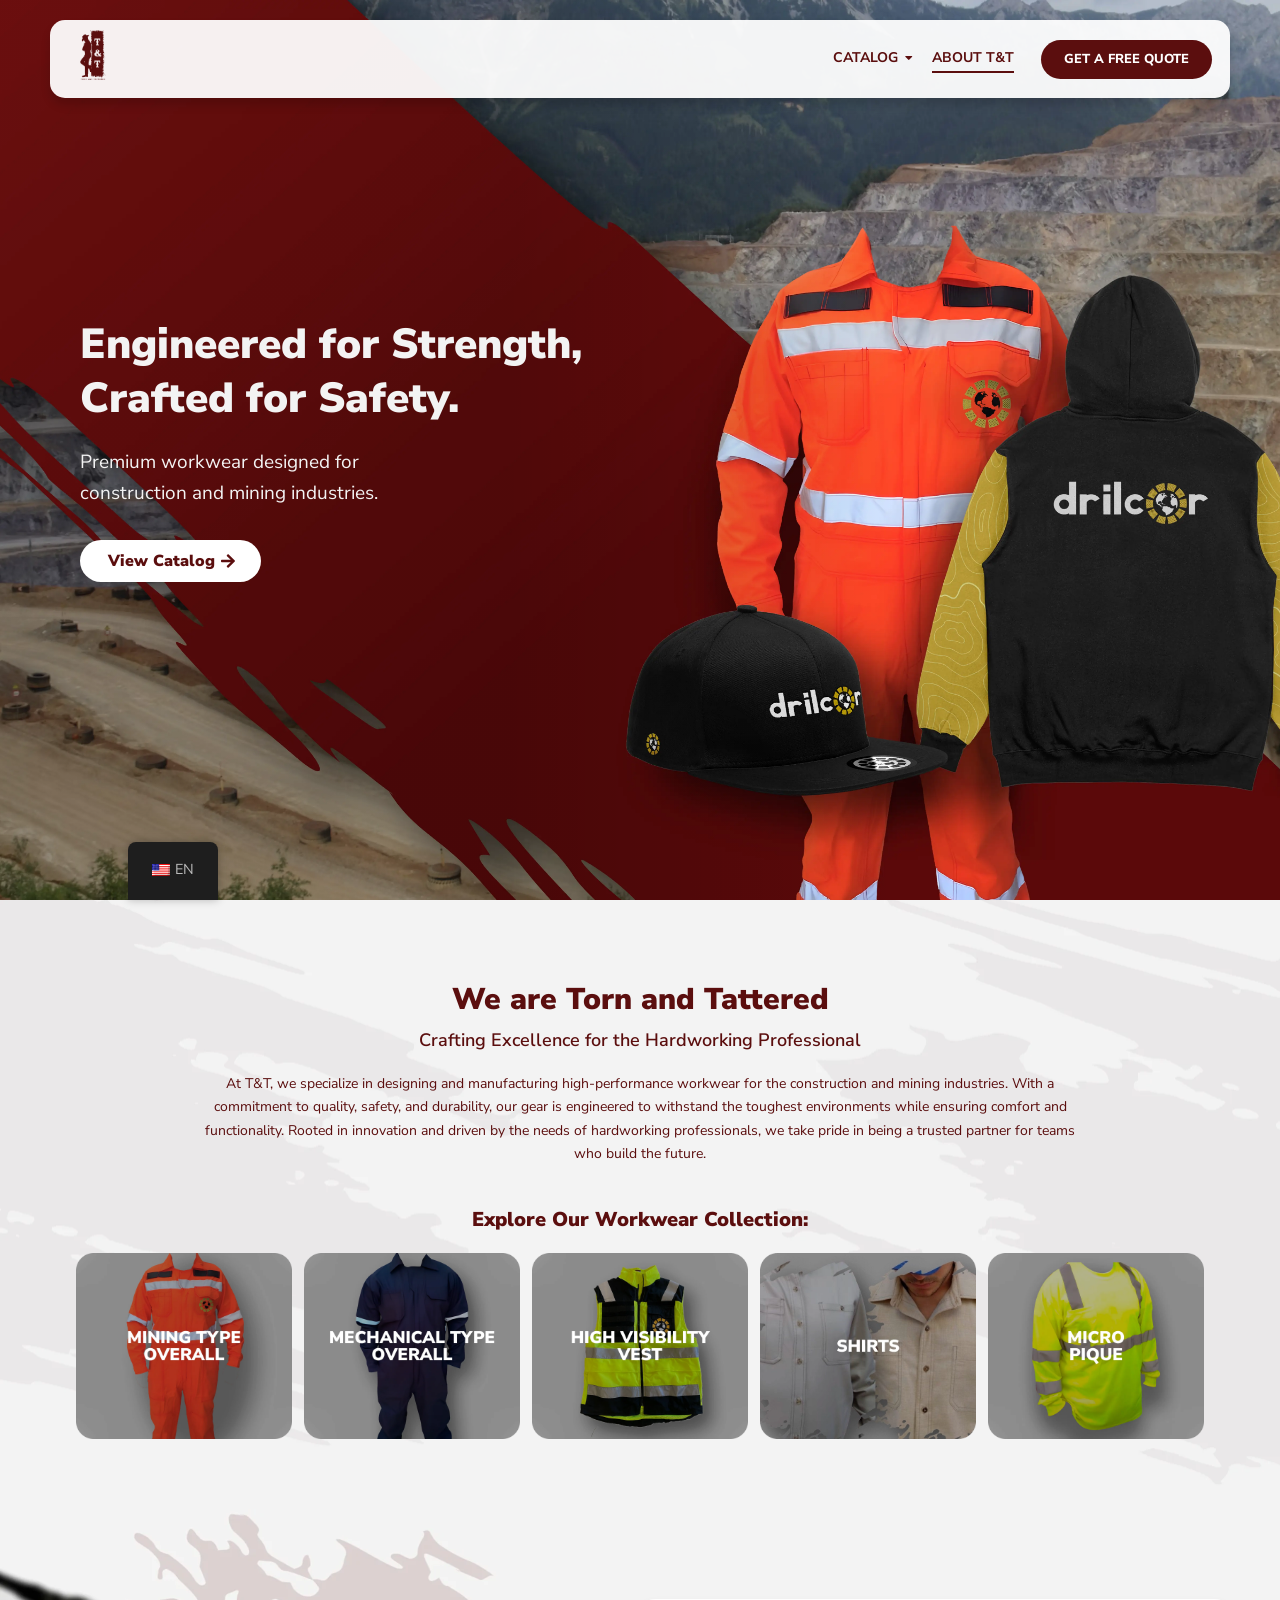
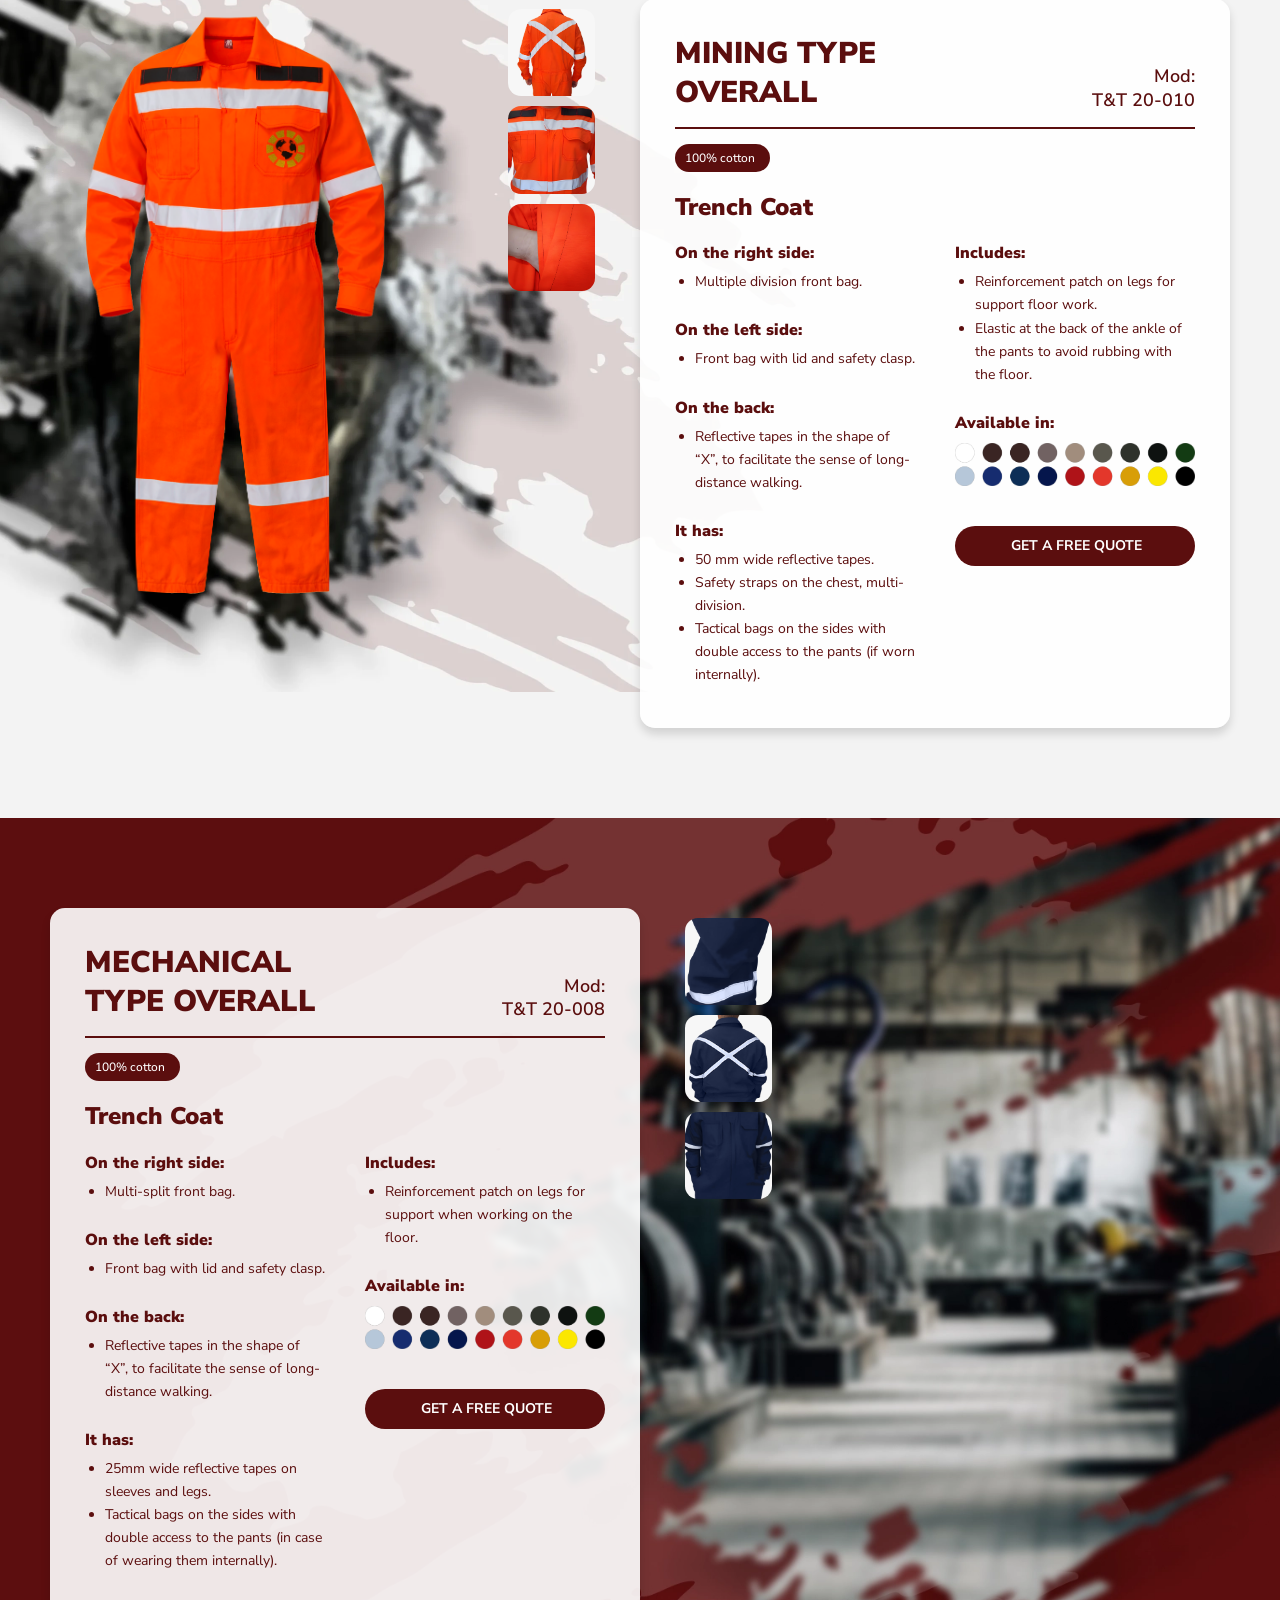
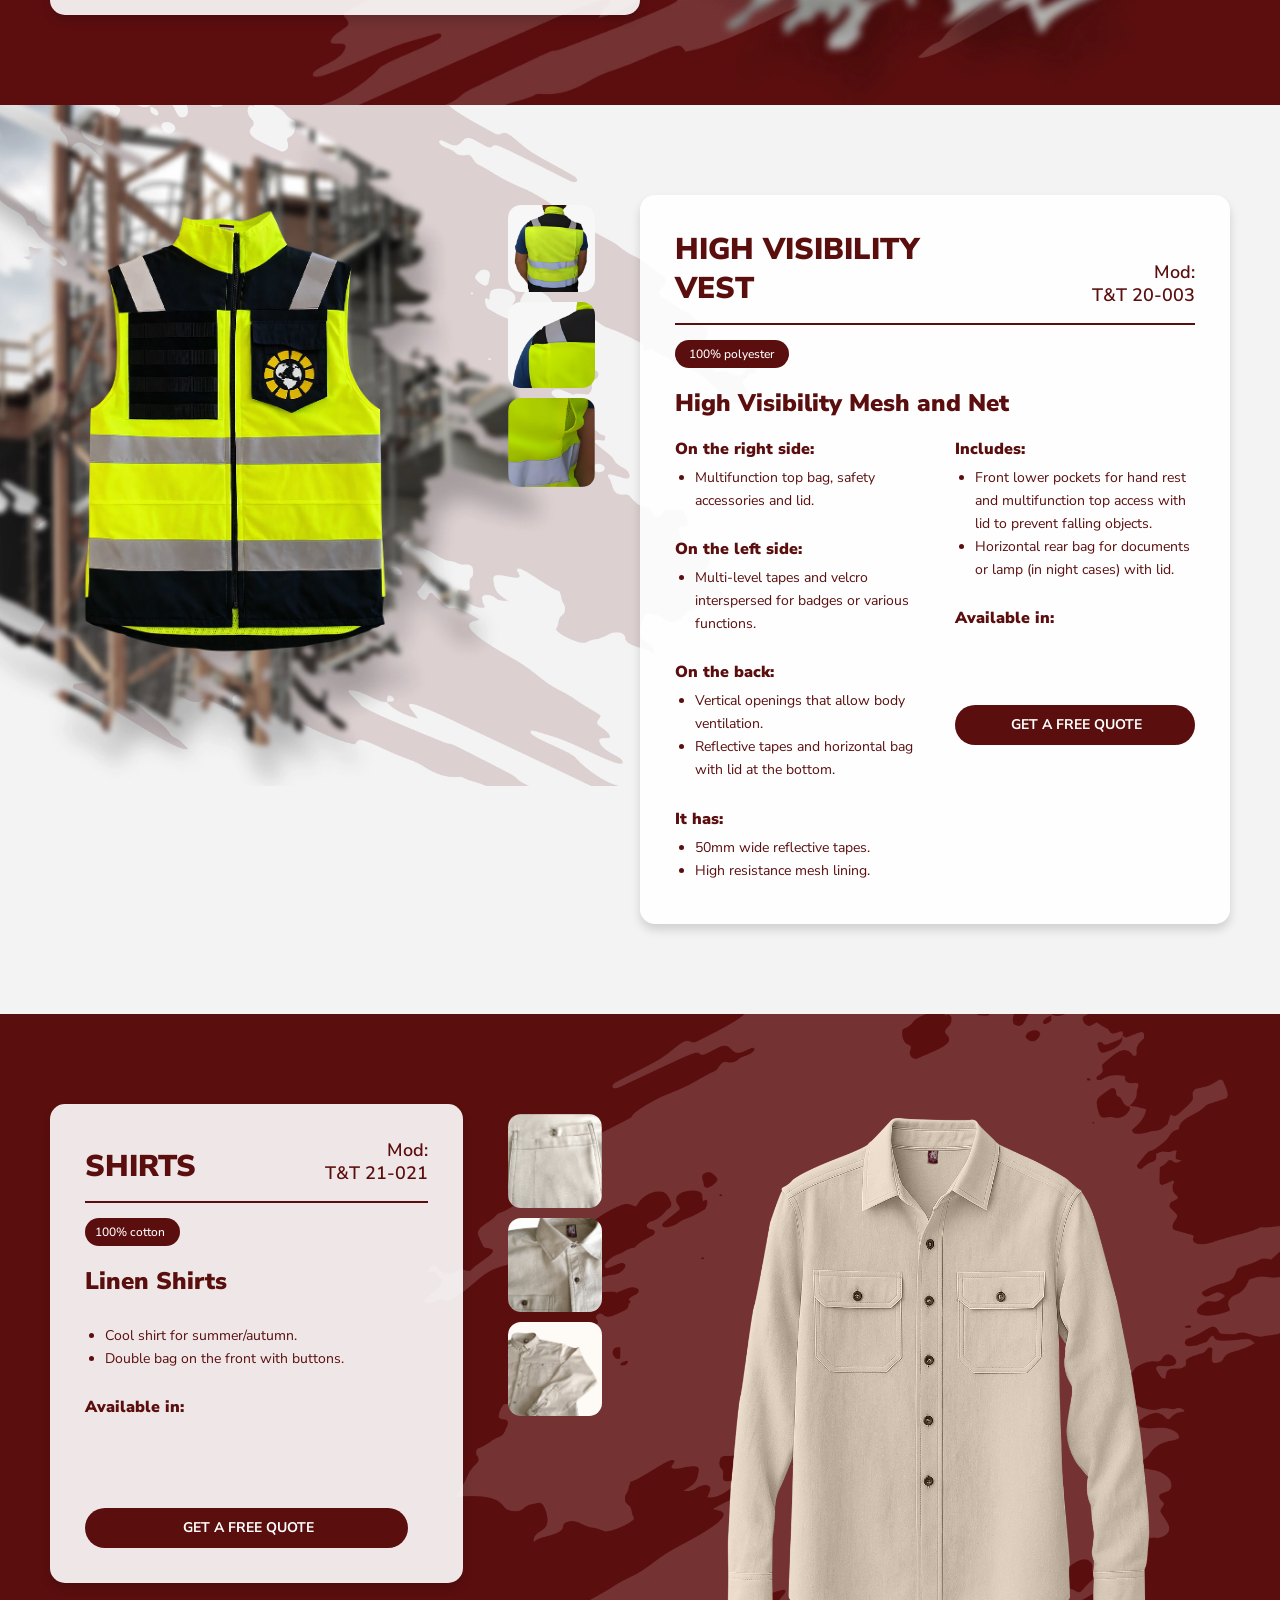
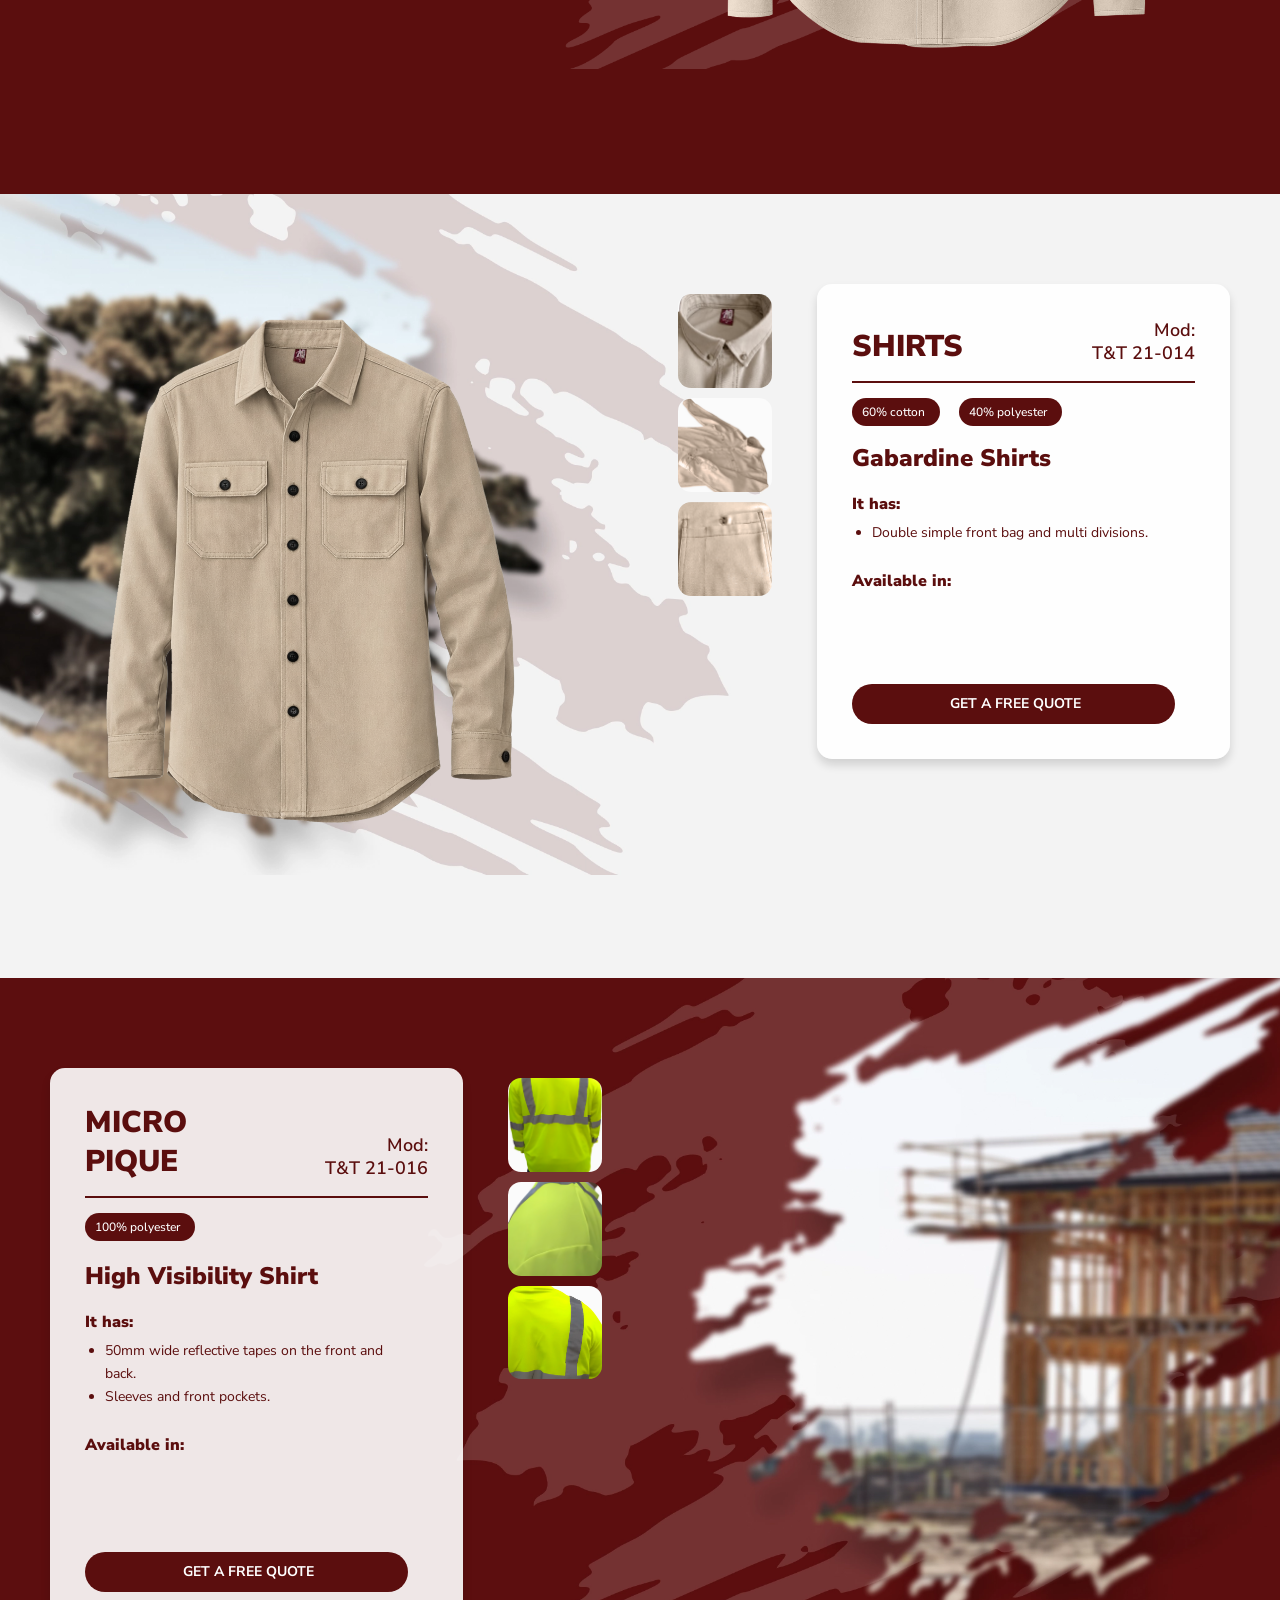
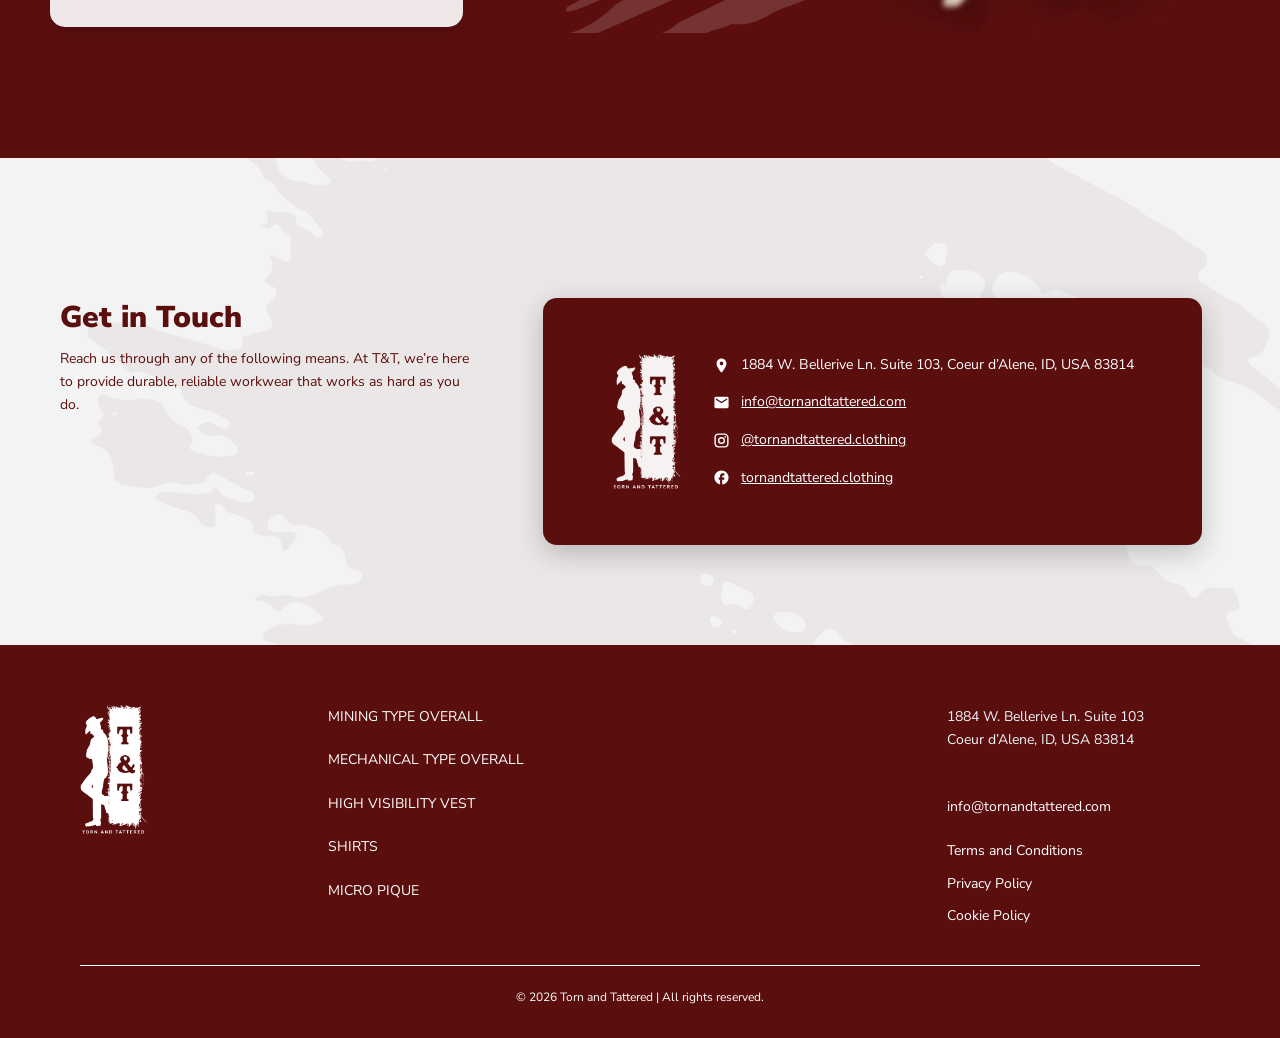
<file: index.html>
<!DOCTYPE html>
<html lang="en-US">
<head><meta charset="UTF-8">
<script id="cookieyes" type="text/javascript" src="https://cdn-cookieyes.com/client_data/0b4a0026dcfcf3ad224d3742/script.js"></script>

<meta name="viewport" content="width=device-width, initial-scale=1">
	<meta name="robots" content="index, follow, max-image-preview:large, max-snippet:-1, max-video-preview:-1">

	<!-- This site is optimized with the Yoast SEO plugin v27.3 - https://yoast.com/product/yoast-seo-wordpress/ -->
	<title>Torn and Tattered</title>
	<meta name="description" content="We are Torn and Tattered. Engineered for Strength, Crafted for Safety. Premium workwear designed for construction and mining industries.">
	<link rel="canonical" href="./index.html">
	<meta property="og:locale" content="en_US">
	<meta property="og:type" content="website">
	<meta property="og:title" content="Torn and Tattered">
	<meta property="og:description" content="We are Torn and Tattered. Engineered for Strength, Crafted for Safety. Premium workwear designed for construction and mining industries.">
	<meta property="og:url" content="./index.html">
	<meta property="og:site_name" content="Torn and Tattered">
	<meta property="article:modified_time" content="2025-11-21T15:56:46+00:00">
	<meta property="og:image" content="./assets/images/ALT_IMG.webp">
	<meta name="twitter:card" content="summary_large_image">
	<script type="application/ld+json" class="yoast-schema-graph">{"@context":"https:\/\/schema.org","@graph":[{"@type":"WebPage","@id":"\/","url":"\/","name":"Torn and Tattered","isPartOf":{"@id":"\/#website"},"about":{"@id":"\/#organization"},"primaryImageOfPage":{"@id":"\/#primaryimage"},"image":{"@id":"\/#primaryimage"},"thumbnailUrl":"\/wp-content\/uploads\/2024\/12\/COLL_THUMB_1.webp","datePublished":"2024-11-30T20:20:05+00:00","dateModified":"2025-11-21T15:56:46+00:00","description":"We are Torn and Tattered. Engineered for Strength, Crafted for Safety. Premium workwear designed for construction and mining industries.","breadcrumb":{"@id":"\/#breadcrumb"},"inLanguage":"en-US","potentialAction":[{"@type":"ReadAction","target":["\/"]}]},{"@type":"ImageObject","inLanguage":"en-US","@id":"\/#primaryimage","url":"\/wp-content\/uploads\/2024\/12\/COLL_THUMB_1.webp","contentUrl":"\/wp-content\/uploads\/2024\/12\/COLL_THUMB_1.webp","width":1220,"height":1048,"caption":"Torn and Tattered"},{"@type":"BreadcrumbList","@id":"\/#breadcrumb","itemListElement":[{"@type":"ListItem","position":1,"name":"Portada"}]},{"@type":"WebSite","@id":"\/#website","url":"\/","name":"Torn and Tattered","description":"","publisher":{"@id":"\/#organization"},"potentialAction":[{"@type":"SearchAction","target":{"@type":"EntryPoint","urlTemplate":"\/?s={search_term_string}"},"query-input":{"@type":"PropertyValueSpecification","valueRequired":true,"valueName":"search_term_string"}}],"inLanguage":"en-US"},{"@type":"Organization","@id":"\/#organization","name":"Torn and Tattered","url":"\/","logo":{"@type":"ImageObject","inLanguage":"en-US","@id":"\/#\/schema\/logo\/image\/","url":"\/wp-content\/uploads\/2024\/11\/LOGO.png","contentUrl":"\/wp-content\/uploads\/2024\/11\/LOGO.png","width":71,"height":136,"caption":"Torn and Tattered"},"image":{"@id":"\/#\/schema\/logo\/image\/"}}]}</script>
	<link rel="alternate" hreflang="en-US" href="./index.html">
<link rel="alternate" hreflang="es-MX" href="./es/index.html">
<link rel="alternate" hreflang="en" href="./index.html">
<link rel="alternate" hreflang="es" href="./es/index.html">
<script>
    (function(h,o,t,j,a,r){
        h.hj=h.hj||function(){(h.hj.q=h.hj.q||[]).push(arguments)};
        h._hjSettings={hjid:5226902,hjsv:6};
        a=o.getElementsByTagName('head')[0];
        r=o.createElement('script');r.async=1;
        r.src=t+h._hjSettings.hjid+j+h._hjSettings.hjsv;
        a.appendChild(r);
    })(window,document,'https://static.hotjar.com/c/hotjar-','.js?sv=');
</script><link rel="icon" href="./assets/images/FAVICON.png">
<link rel="apple-touch-icon" href="./assets/images/FAVICON.png">
<meta name="msapplication-TileImage" content="./assets/images/FAVICON.png">
<link rel="dns-prefetch" href="//fonts.googleapis.com">
<link href="https://fonts.googleapis.com/" rel="preconnect">
<link href="https://fonts.gstatic.com/" crossorigin="anonymous" rel="preconnect">
<link rel="stylesheet" id="astra-google-fonts-css" href="https://fonts.googleapis.com/css?family=Nunito+Sans%3A400%2C%2C900&amp;display=swap&amp;ver=4.12.6" media="all">
<link rel="stylesheet" id="site-main-css" href="./css/site.css" media="all">
<style>.elementor-invisible{visibility:visible!important}.animated,.animated-fast{animation:none!important;opacity:1!important}
.wpr-grid{overflow:visible!important}.wpr-grid-item{float:none!important;width:100%!important;display:block!important;position:relative!important;height:auto!important}.wpr-grid-item-inner,.wpr-grid-media-wrap,.wpr-grid-image-wrap{display:block!important;height:auto!important;overflow:visible!important;opacity:1!important;visibility:visible!important}.wpr-grid-image-wrap img{display:block!important;width:100%!important;height:auto!important;opacity:1!important;visibility:visible!important}@media(max-width:767px){.wpr-gallery-static{flex-direction:row!important;gap:4px!important}.wpr-gallery-static>div{flex:1!important;margin-bottom:0!important}}@media(min-width:768px){.tt-contact-card{padding:56px 68px!important}}
/* Desktop dropdown on hover */
.wpr-nav-menu .menu-item-has-children:hover>.wpr-sub-menu{display:block!important}
/* Mobile nav toggle */
@media(max-width:767px){.wpr-nav-menu-bp-mobile .wpr-mobile-nav-menu-container{pointer-events:auto!important}}
.wpr-mobile-nav-menu-container.wpr-open .wpr-mobile-nav-menu{display:block!important;pointer-events:auto!important;min-width:220px;}
.wpr-mobile-nav-menu li{list-style:none}
.wpr-mobile-nav-menu .wpr-mobile-menu-item{display:block!important;padding:14px 20px!important;font-size:15px!important;}
.wpr-mobile-nav-menu .wpr-mobile-sub-menu-item{display:block!important;padding:10px 20px 10px 32px!important;font-size:14px!important;}
.wpr-mobile-nav-menu .sub-menu{display:none!important}
.wpr-mobile-nav-menu .menu-item-has-children.wpr-sub-open>.sub-menu{display:block!important}
.wpr-mobile-toggle{cursor:pointer}</style>

</head>

<body itemtype="https://schema.org/WebPage" itemscope="itemscope" class="home wp-singular page-template-default page page-id-9 wp-custom-logo wp-embed-responsive wp-theme-astra translatepress-en_US ehf-header ehf-footer ehf-template-astra ehf-stylesheet-astra ast-desktop ast-page-builder-template ast-no-sidebar astra-4.12.6 ast-single-post ast-inherit-site-logo-transparent ast-hfb-header elementor-default elementor-kit-12 elementor-page elementor-page-9">

<a class="skip-link screen-reader-text" href="#content">
		Skip to content</a>

<div class="hfeed site" id="page">
			<header id="masthead" itemscope="itemscope" itemtype="https://schema.org/WPHeader">
			<p class="main-title bhf-hidden" itemprop="headline"><a href="./index.html" title="Torn and Tattered" rel="home">Torn and Tattered</a></p>
					<div data-elementor-type="wp-post" data-elementor-id="55" class="elementor elementor-55">
						<section class="elementor-section elementor-top-section elementor-element elementor-element-dd98217 elementor-section-full_width she-header-yes she-header-transparent-yes elementor-section-height-default elementor-section-height-default wpr-particle-no wpr-jarallax-no wpr-parallax-no wpr-sticky-section-no" data-id="dd98217" data-element_type="section" data-e-type="section" data-settings="{&quot;transparent&quot;:&quot;yes&quot;,&quot;scroll_distance&quot;:{&quot;unit&quot;:&quot;px&quot;,&quot;size&quot;:0,&quot;sizes&quot;:[]},&quot;transparent_header_show&quot;:&quot;yes&quot;,&quot;transparent_on&quot;:[&quot;desktop&quot;,&quot;tablet&quot;,&quot;mobile&quot;],&quot;scroll_distance_tablet&quot;:{&quot;unit&quot;:&quot;px&quot;,&quot;size&quot;:&quot;&quot;,&quot;sizes&quot;:[]},&quot;scroll_distance_mobile&quot;:{&quot;unit&quot;:&quot;px&quot;,&quot;size&quot;:&quot;&quot;,&quot;sizes&quot;:[]},&quot;she_offset_top&quot;:{&quot;unit&quot;:&quot;px&quot;,&quot;size&quot;:0,&quot;sizes&quot;:[]},&quot;she_offset_top_tablet&quot;:{&quot;unit&quot;:&quot;px&quot;,&quot;size&quot;:&quot;&quot;,&quot;sizes&quot;:[]},&quot;she_offset_top_mobile&quot;:{&quot;unit&quot;:&quot;px&quot;,&quot;size&quot;:&quot;&quot;,&quot;sizes&quot;:[]},&quot;she_width&quot;:{&quot;unit&quot;:&quot;%&quot;,&quot;size&quot;:100,&quot;sizes&quot;:[]},&quot;she_width_tablet&quot;:{&quot;unit&quot;:&quot;px&quot;,&quot;size&quot;:&quot;&quot;,&quot;sizes&quot;:[]},&quot;she_width_mobile&quot;:{&quot;unit&quot;:&quot;px&quot;,&quot;size&quot;:&quot;&quot;,&quot;sizes&quot;:[]},&quot;she_padding&quot;:{&quot;unit&quot;:&quot;px&quot;,&quot;top&quot;:0,&quot;right&quot;:&quot;&quot;,&quot;bottom&quot;:0,&quot;left&quot;:&quot;&quot;,&quot;isLinked&quot;:true},&quot;she_padding_tablet&quot;:{&quot;unit&quot;:&quot;px&quot;,&quot;top&quot;:&quot;&quot;,&quot;right&quot;:&quot;&quot;,&quot;bottom&quot;:&quot;&quot;,&quot;left&quot;:&quot;&quot;,&quot;isLinked&quot;:true},&quot;she_padding_mobile&quot;:{&quot;unit&quot;:&quot;px&quot;,&quot;top&quot;:&quot;&quot;,&quot;right&quot;:&quot;&quot;,&quot;bottom&quot;:&quot;&quot;,&quot;left&quot;:&quot;&quot;,&quot;isLinked&quot;:true}}">
						<div class="elementor-container elementor-column-gap-no">
					<div class="elementor-column elementor-col-100 elementor-top-column elementor-element elementor-element-a8b1272" data-id="a8b1272" data-element_type="column" data-e-type="column" data-settings="{&quot;background_background&quot;:&quot;classic&quot;}">
			<div class="elementor-widget-wrap elementor-element-populated">
						<section class="elementor-section elementor-inner-section elementor-element elementor-element-9b298c6 elementor-section-full_width elementor-section-height-default elementor-section-height-default wpr-particle-no wpr-jarallax-no wpr-parallax-no wpr-sticky-section-no" data-id="9b298c6" data-element_type="section" data-e-type="section">
						<div class="elementor-container elementor-column-gap-default">
					<div class="elementor-column elementor-col-33 elementor-inner-column elementor-element elementor-element-a786c35" data-id="a786c35" data-element_type="column" data-e-type="column">
			<div class="elementor-widget-wrap elementor-element-populated">
						<div class="elementor-element elementor-element-5f20aef elementor-widget elementor-widget-site-logo" data-id="5f20aef" data-element_type="widget" data-e-type="widget" data-settings="{&quot;align&quot;:&quot;left&quot;,&quot;width&quot;:{&quot;unit&quot;:&quot;%&quot;,&quot;size&quot;:&quot;&quot;,&quot;sizes&quot;:[]},&quot;width_tablet&quot;:{&quot;unit&quot;:&quot;%&quot;,&quot;size&quot;:&quot;&quot;,&quot;sizes&quot;:[]},&quot;width_mobile&quot;:{&quot;unit&quot;:&quot;%&quot;,&quot;size&quot;:&quot;&quot;,&quot;sizes&quot;:[]},&quot;space&quot;:{&quot;unit&quot;:&quot;%&quot;,&quot;size&quot;:&quot;&quot;,&quot;sizes&quot;:[]},&quot;space_tablet&quot;:{&quot;unit&quot;:&quot;%&quot;,&quot;size&quot;:&quot;&quot;,&quot;sizes&quot;:[]},&quot;space_mobile&quot;:{&quot;unit&quot;:&quot;%&quot;,&quot;size&quot;:&quot;&quot;,&quot;sizes&quot;:[]},&quot;image_border_radius&quot;:{&quot;unit&quot;:&quot;px&quot;,&quot;top&quot;:&quot;&quot;,&quot;right&quot;:&quot;&quot;,&quot;bottom&quot;:&quot;&quot;,&quot;left&quot;:&quot;&quot;,&quot;isLinked&quot;:true},&quot;image_border_radius_tablet&quot;:{&quot;unit&quot;:&quot;px&quot;,&quot;top&quot;:&quot;&quot;,&quot;right&quot;:&quot;&quot;,&quot;bottom&quot;:&quot;&quot;,&quot;left&quot;:&quot;&quot;,&quot;isLinked&quot;:true},&quot;image_border_radius_mobile&quot;:{&quot;unit&quot;:&quot;px&quot;,&quot;top&quot;:&quot;&quot;,&quot;right&quot;:&quot;&quot;,&quot;bottom&quot;:&quot;&quot;,&quot;left&quot;:&quot;&quot;,&quot;isLinked&quot;:true},&quot;caption_padding&quot;:{&quot;unit&quot;:&quot;px&quot;,&quot;top&quot;:&quot;&quot;,&quot;right&quot;:&quot;&quot;,&quot;bottom&quot;:&quot;&quot;,&quot;left&quot;:&quot;&quot;,&quot;isLinked&quot;:true},&quot;caption_padding_tablet&quot;:{&quot;unit&quot;:&quot;px&quot;,&quot;top&quot;:&quot;&quot;,&quot;right&quot;:&quot;&quot;,&quot;bottom&quot;:&quot;&quot;,&quot;left&quot;:&quot;&quot;,&quot;isLinked&quot;:true},&quot;caption_padding_mobile&quot;:{&quot;unit&quot;:&quot;px&quot;,&quot;top&quot;:&quot;&quot;,&quot;right&quot;:&quot;&quot;,&quot;bottom&quot;:&quot;&quot;,&quot;left&quot;:&quot;&quot;,&quot;isLinked&quot;:true},&quot;caption_space&quot;:{&quot;unit&quot;:&quot;px&quot;,&quot;size&quot;:0,&quot;sizes&quot;:[]},&quot;caption_space_tablet&quot;:{&quot;unit&quot;:&quot;px&quot;,&quot;size&quot;:&quot;&quot;,&quot;sizes&quot;:[]},&quot;caption_space_mobile&quot;:{&quot;unit&quot;:&quot;px&quot;,&quot;size&quot;:&quot;&quot;,&quot;sizes&quot;:[]}}" data-widget_type="site-logo.default">
				<div class="elementor-widget-container">
							<div class="hfe-site-logo">
													<a data-elementor-open-lightbox="" class="elementor-clickable" href="./index.html">
							<div class="hfe-site-logo-set">           
				<div class="hfe-site-logo-container">
									<img class="hfe-site-logo-img elementor-animation-" src="./assets/images/LOGO.png" alt="default-logo">
				</div>
			</div>
							</a>
						</div>  
							</div>
				</div>
					</div>
		</div>
				<div class="elementor-column elementor-col-33 elementor-inner-column elementor-element elementor-element-d90dd6a" data-id="d90dd6a" data-element_type="column" data-e-type="column">
			<div class="elementor-widget-wrap elementor-element-populated">
						<div class="elementor-element elementor-element-b91d23b wpr-main-menu-align-right wpr-main-menu-align--tabletright wpr-main-menu-align--mobileright wpr-pointer-underline wpr-pointer-line-fx wpr-pointer-fx-fade wpr-sub-icon-caret-down wpr-sub-menu-fx-fade wpr-nav-menu-bp-mobile wpr-mobile-menu-full-width wpr-mobile-menu-item-align-center wpr-mobile-toggle-v1 wpr-sub-divider-yes wpr-mobile-divider-yes elementor-widget elementor-widget-wpr-nav-menu" data-id="b91d23b" data-element_type="widget" data-e-type="widget" data-settings="{&quot;menu_layout&quot;:&quot;horizontal&quot;}" data-widget_type="wpr-nav-menu.default">
				<div class="elementor-widget-container">
					<nav class="wpr-nav-menu-container wpr-nav-menu-horizontal" data-trigger="hover" data-consider-header="" data-scroll-speed="500"><ul id="menu-1-b91d23b" class="wpr-nav-menu"><li class="menu-item menu-item-type-custom menu-item-object-custom menu-item-has-children menu-item-417"><a aria-haspopup="true" aria-expanded="false" href="#" class="wpr-menu-item wpr-pointer-item">CATALOG<i class="wpr-sub-icon fas" aria-hidden="true"></i></a>
<ul class="sub-menu wpr-sub-menu">
	<li class="menu-item menu-item-type-custom menu-item-object-custom current-menu-item menu-item-home menu-item-423"><a href="./index.html#miningoverall" class="wpr-sub-menu-item wpr-active-menu-item menu-link">Mining Type Overall</a></li>
	<li class="menu-item menu-item-type-custom menu-item-object-custom current-menu-item menu-item-home menu-item-424"><a href="./index.html#mechanical" class="wpr-sub-menu-item wpr-active-menu-item menu-link">Mechanical Type Overall</a></li>
	<li class="menu-item menu-item-type-custom menu-item-object-custom current-menu-item menu-item-home menu-item-425"><a href="./index.html#high" class="wpr-sub-menu-item wpr-active-menu-item menu-link">High Visibility Vest</a></li>
	<li class="menu-item menu-item-type-custom menu-item-object-custom current-menu-item menu-item-home menu-item-426"><a href="./index.html#shirts" class="wpr-sub-menu-item wpr-active-menu-item menu-link">Shirts</a></li>
	<li class="menu-item menu-item-type-custom menu-item-object-custom current-menu-item menu-item-home menu-item-430"><a href="./index.html#pique" class="wpr-sub-menu-item wpr-active-menu-item menu-link">Micro Pique</a></li>
</ul>
</li>
<li class="menu-item menu-item-type-custom menu-item-object-custom current-menu-item menu-item-home menu-item-418"><a href="./index.html#about" class="wpr-menu-item wpr-pointer-item wpr-active-menu-item menu-link">ABOUT T&amp;T</a></li>
</ul></nav><nav class="wpr-mobile-nav-menu-container"><div class="wpr-mobile-toggle-wrap"><div class="wpr-mobile-toggle"><span class="wpr-mobile-toggle-line"></span><span class="wpr-mobile-toggle-line"></span><span class="wpr-mobile-toggle-line"></span></div></div><ul id="mobile-menu-2-b91d23b" class="wpr-mobile-nav-menu"><li class="menu-item menu-item-type-custom menu-item-object-custom menu-item-has-children menu-item-417"><a aria-expanded="false" href="#" class="wpr-mobile-menu-item menu-link">CATALOG<span role="button" class="dropdown-menu-toggle ast-header-navigation-arrow" tabindex="0" aria-expanded="false" aria-label="Menu Toggle" aria-haspopup="true"></span></a>
<ul class="sub-menu wpr-sub-menu">
	<li class="menu-item menu-item-type-custom menu-item-object-custom current-menu-item menu-item-home menu-item-423"><a href="./index.html#miningoverall" class="wpr-mobile-sub-menu-item wpr-active-menu-item menu-link">Mining Type Overall</a></li>
	<li class="menu-item menu-item-type-custom menu-item-object-custom current-menu-item menu-item-home menu-item-424"><a href="./index.html#mechanical" class="wpr-mobile-sub-menu-item wpr-active-menu-item menu-link">Mechanical Type Overall</a></li>
	<li class="menu-item menu-item-type-custom menu-item-object-custom current-menu-item menu-item-home menu-item-425"><a href="./index.html#high" class="wpr-mobile-sub-menu-item wpr-active-menu-item menu-link">High Visibility Vest</a></li>
	<li class="menu-item menu-item-type-custom menu-item-object-custom current-menu-item menu-item-home menu-item-426"><a href="./index.html#shirts" class="wpr-mobile-sub-menu-item wpr-active-menu-item menu-link">Shirts</a></li>
	<li class="menu-item menu-item-type-custom menu-item-object-custom current-menu-item menu-item-home menu-item-430"><a href="./index.html#pique" class="wpr-mobile-sub-menu-item wpr-active-menu-item menu-link">Micro Pique</a></li>
</ul>
</li>
<li class="menu-item menu-item-type-custom menu-item-object-custom current-menu-item menu-item-home menu-item-418"><a href="./index.html#about" class="wpr-mobile-menu-item wpr-active-menu-item menu-link">ABOUT T&amp;T</a></li>
</ul></nav>				</div>
				</div>
					</div>
		</div>
				<div class="elementor-column elementor-col-33 elementor-inner-column elementor-element elementor-element-59165d9" data-id="59165d9" data-element_type="column" data-e-type="column">
			<div class="elementor-widget-wrap elementor-element-populated">
						<div class="elementor-element elementor-element-10b98bd elementor-align-justify elementor-widget elementor-widget-button" data-id="10b98bd" data-element_type="widget" data-e-type="widget" data-widget_type="button.default">
				<div class="elementor-widget-container">
									<div class="elementor-button-wrapper">
					<a class="elementor-button elementor-button-link elementor-size-sm elementor-animation-shrink" href="./index.html#contact">
						<span class="elementor-button-content-wrapper">
									<span class="elementor-button-text">GET A FREE QUOTE</span>
					</span>
					</a>
				</div>
								</div>
				</div>
					</div>
		</div>
					</div>
		</section>
					</div>
		</div>
					</div>
		</section>
				</div>
				</header>

		<div id="content" class="site-content">
		<div class="ast-container">
		

	<div id="primary" class="content-area primary">

		
					<main id="main" class="site-main">
				<article class="post-9 page type-page status-publish ast-article-single" id="post-9" itemtype="https://schema.org/CreativeWork" itemscope="itemscope">
	
				<header class="entry-header ast-no-thumbnail ast-no-title ast-header-without-markup">
							</header> <!-- .entry-header -->
		
<div class="entry-content clear" itemprop="text">

	
			<div data-elementor-type="wp-page" data-elementor-id="9" class="elementor elementor-9">
						<section class="elementor-section elementor-top-section elementor-element elementor-element-23be89b elementor-section-height-full elementor-section-boxed elementor-section-height-default elementor-section-items-middle wpr-particle-no wpr-jarallax-no wpr-parallax-no wpr-sticky-section-no" data-id="23be89b" data-element_type="section" data-e-type="section" data-settings="{&quot;background_background&quot;:&quot;classic&quot;}">
							<div class="elementor-background-overlay"></div>
							<div class="elementor-container elementor-column-gap-default">
					<div class="elementor-column elementor-col-50 elementor-top-column elementor-element elementor-element-35fcf18" data-id="35fcf18" data-element_type="column" data-e-type="column">
			<div class="elementor-widget-wrap elementor-element-populated">
						<div class="elementor-element elementor-element-8371180 elementor-widget elementor-widget-spacer" data-id="8371180" data-element_type="widget" data-e-type="widget" data-widget_type="spacer.default">
				<div class="elementor-widget-container">
							<div class="elementor-spacer">
			<div class="elementor-spacer-inner"></div>
		</div>
						</div>
				</div>
				<div class="elementor-element elementor-element-c72599a animated-fast elementor-invisible elementor-widget elementor-widget-heading" data-id="c72599a" data-element_type="widget" data-e-type="widget" data-settings="{&quot;_animation&quot;:&quot;fadeInUp&quot;}" data-widget_type="heading.default">
				<div class="elementor-widget-container">
					<h2 class="elementor-heading-title elementor-size-default">Engineered for Strength,<br>
Crafted for Safety.</h2>				</div>
				</div>
				<div class="elementor-element elementor-element-4dd44f2 animated-fast elementor-invisible elementor-widget elementor-widget-text-editor" data-id="4dd44f2" data-element_type="widget" data-e-type="widget" data-settings="{&quot;_animation&quot;:&quot;fadeInUp&quot;}" data-widget_type="text-editor.default">
				<div class="elementor-widget-container">
									<p>Premium workwear designed for construction and mining industries.</p>								</div>
				</div>
				<div class="elementor-element elementor-element-865d163 elementor-align-left animated-fast elementor-invisible elementor-widget elementor-widget-button" data-id="865d163" data-element_type="widget" data-e-type="widget" id="about" data-settings="{&quot;_animation&quot;:&quot;fadeInUp&quot;}" data-widget_type="button.default">
				<div class="elementor-widget-container">
									<div class="elementor-button-wrapper">
					<a class="elementor-button elementor-button-link elementor-size-sm elementor-animation-shrink" href="#miningoverall">
						<span class="elementor-button-content-wrapper">
						<span class="elementor-button-icon">
				<svg aria-hidden="true" class="e-font-icon-svg e-fas-arrow-right" viewbox="0 0 448 512" xmlns="http://www.w3.org/2000/svg"><path d="M190.5 66.9l22.2-22.2c9.4-9.4 24.6-9.4 33.9 0L441 239c9.4 9.4 9.4 24.6 0 33.9L246.6 467.3c-9.4 9.4-24.6 9.4-33.9 0l-22.2-22.2c-9.5-9.5-9.3-25 .4-34.3L311.4 296H24c-13.3 0-24-10.7-24-24v-32c0-13.3 10.7-24 24-24h287.4L190.9 101.2c-9.8-9.3-10-24.8-.4-34.3z"></path></svg>			</span>
									<span class="elementor-button-text">View Catalog</span>
					</span>
					</a>
				</div>
								</div>
				</div>
				<div class="elementor-element elementor-element-76acc62 elementor-widget elementor-widget-spacer" data-id="76acc62" data-element_type="widget" data-e-type="widget" data-widget_type="spacer.default">
				<div class="elementor-widget-container">
							<div class="elementor-spacer">
			<div class="elementor-spacer-inner"></div>
		</div>
						</div>
				</div>
					</div>
		</div>
				<div class="elementor-column elementor-col-50 elementor-top-column elementor-element elementor-element-c0af2bf" data-id="c0af2bf" data-element_type="column" data-e-type="column">
			<div class="elementor-widget-wrap">
							</div>
		</div>
					</div>
		</section>
				<section class="elementor-section elementor-top-section elementor-element elementor-element-e30f158 elementor-section-full_width elementor-section-height-min-height elementor-section-height-default elementor-section-items-middle wpr-particle-no wpr-jarallax-no wpr-parallax-no wpr-sticky-section-no" data-id="e30f158" data-element_type="section" data-e-type="section" data-settings="{&quot;background_background&quot;:&quot;classic&quot;}">
						<div class="elementor-container elementor-column-gap-no">
					<div class="elementor-column elementor-col-100 elementor-top-column elementor-element elementor-element-ec629c9" data-id="ec629c9" data-element_type="column" data-e-type="column">
			<div class="elementor-widget-wrap elementor-element-populated">
						<section class="elementor-section elementor-inner-section elementor-element elementor-element-585ac7f elementor-section-full_width elementor-section-height-default elementor-section-height-default wpr-particle-no wpr-jarallax-no wpr-parallax-no wpr-sticky-section-no" data-id="585ac7f" data-element_type="section" data-e-type="section">
						<div class="elementor-container elementor-column-gap-default">
					<div class="elementor-column elementor-col-100 elementor-inner-column elementor-element elementor-element-bcd09cf" data-id="bcd09cf" data-element_type="column" data-e-type="column">
			<div class="elementor-widget-wrap elementor-element-populated">
						<div class="elementor-element elementor-element-be43069 elementor-widget elementor-widget-spacer" data-id="be43069" data-element_type="widget" data-e-type="widget" data-widget_type="spacer.default">
				<div class="elementor-widget-container">
							<div class="elementor-spacer">
			<div class="elementor-spacer-inner"></div>
		</div>
						</div>
				</div>
				<div class="elementor-element elementor-element-46dcfc6 animated-fast elementor-invisible elementor-widget elementor-widget-heading" data-id="46dcfc6" data-element_type="widget" data-e-type="widget" data-settings="{&quot;_animation&quot;:&quot;fadeInUp&quot;}" data-widget_type="heading.default">
				<div class="elementor-widget-container">
					<h2 class="elementor-heading-title elementor-size-default">We are Torn and Tattered</h2>				</div>
				</div>
				<div class="elementor-element elementor-element-12da889 animated-fast elementor-invisible elementor-widget elementor-widget-heading" data-id="12da889" data-element_type="widget" data-e-type="widget" data-settings="{&quot;_animation&quot;:&quot;fadeInUp&quot;}" data-widget_type="heading.default">
				<div class="elementor-widget-container">
					<h2 class="elementor-heading-title elementor-size-default">Crafting Excellence for the Hardworking Professional</h2>				</div>
				</div>
				<div class="elementor-element elementor-element-eda07ec elementor-invisible elementor-widget elementor-widget-text-editor" data-id="eda07ec" data-element_type="widget" data-e-type="widget" data-settings="{&quot;_animation&quot;:&quot;fadeIn&quot;}" data-widget_type="text-editor.default">
				<div class="elementor-widget-container">
									<p>At T&amp;T, we specialize in designing and manufacturing high-performance workwear for the construction and mining industries. With a commitment to quality, safety, and durability, our gear is engineered to withstand the toughest environments while ensuring comfort and functionality. Rooted in innovation and driven by the needs of hardworking professionals, we take pride in being a trusted partner for teams who build the future.</p>								</div>
				</div>
				<div class="elementor-element elementor-element-8bff583 animated-fast elementor-invisible elementor-widget elementor-widget-heading" data-id="8bff583" data-element_type="widget" data-e-type="widget" data-settings="{&quot;_animation&quot;:&quot;fadeInUp&quot;}" data-widget_type="heading.default">
				<div class="elementor-widget-container">
					<h2 class="elementor-heading-title elementor-size-default">Explore Our Workwear Collection:</h2>				</div>
				</div>
					</div>
		</div>
					</div>
		</section>
				<section class="elementor-section elementor-inner-section elementor-element elementor-element-cb6cd93 elementor-section-boxed elementor-section-height-default elementor-section-height-default wpr-particle-no wpr-jarallax-no wpr-parallax-no wpr-sticky-section-no" data-id="cb6cd93" data-element_type="section" data-e-type="section">
						<div class="elementor-container elementor-column-gap-no">
					<div class="elementor-column elementor-col-20 elementor-inner-column elementor-element elementor-element-21ca86e" data-id="21ca86e" data-element_type="column" data-e-type="column">
			<div class="elementor-widget-wrap elementor-element-populated">
						<div class="elementor-element elementor-element-33c26f0 elementor-invisible elementor-widget elementor-widget-image" data-id="33c26f0" data-element_type="widget" data-e-type="widget" data-settings="{&quot;_animation&quot;:&quot;fadeInUp&quot;}" data-widget_type="image.default">
				<div class="elementor-widget-container">
																<a href="#miningoverall">
							<img fetchpriority="high" decoding="async" width="1220" height="1048" src="./assets/images/COLL_THUMB_1.webp" class="elementor-animation-float attachment-full size-full wp-image-668" alt="Torn and Tattered" srcset="./assets/images/COLL_THUMB_1.webp 1220w" sizes="(max-width: 1220px) 100vw, 1220px">								</a>
															</div>
				</div>
					</div>
		</div>
				<div class="elementor-column elementor-col-20 elementor-inner-column elementor-element elementor-element-9fcdb46" data-id="9fcdb46" data-element_type="column" data-e-type="column">
			<div class="elementor-widget-wrap elementor-element-populated">
						<div class="elementor-element elementor-element-17e0baa elementor-invisible elementor-widget elementor-widget-image" data-id="17e0baa" data-element_type="widget" data-e-type="widget" data-settings="{&quot;_animation&quot;:&quot;fadeInUp&quot;,&quot;_animation_delay&quot;:100}" data-widget_type="image.default">
				<div class="elementor-widget-container">
																<a href="#mechanical">
							<img decoding="async" width="1220" height="1048" src="./assets/images/COLL_THUMB_2.webp" class="elementor-animation-float attachment-full size-full wp-image-666" alt="Torn and Tattered" srcset="./assets/images/COLL_THUMB_2.webp 1220w" sizes="(max-width: 1220px) 100vw, 1220px">								</a>
															</div>
				</div>
					</div>
		</div>
				<div class="elementor-column elementor-col-20 elementor-inner-column elementor-element elementor-element-9b3fa8e" data-id="9b3fa8e" data-element_type="column" data-e-type="column">
			<div class="elementor-widget-wrap elementor-element-populated">
						<div class="elementor-element elementor-element-f86916d elementor-invisible elementor-widget elementor-widget-image" data-id="f86916d" data-element_type="widget" data-e-type="widget" data-settings="{&quot;_animation&quot;:&quot;fadeInUp&quot;,&quot;_animation_delay&quot;:200}" data-widget_type="image.default">
				<div class="elementor-widget-container">
																<a href="#high">
							<img decoding="async" width="1220" height="1048" src="./assets/images/COLL_THUMB_3.webp" class="elementor-animation-float attachment-full size-full wp-image-667" alt="Torn and Tattered" srcset="./assets/images/COLL_THUMB_3.webp 1220w" sizes="(max-width: 1220px) 100vw, 1220px">								</a>
															</div>
				</div>
					</div>
		</div>
				<div class="elementor-column elementor-col-20 elementor-inner-column elementor-element elementor-element-4aed512" data-id="4aed512" data-element_type="column" data-e-type="column">
			<div class="elementor-widget-wrap elementor-element-populated">
						<div class="elementor-element elementor-element-80693fd elementor-invisible elementor-widget elementor-widget-image" data-id="80693fd" data-element_type="widget" data-e-type="widget" data-settings="{&quot;_animation&quot;:&quot;fadeInUp&quot;,&quot;_animation_delay&quot;:300}" data-widget_type="image.default">
				<div class="elementor-widget-container">
																<a href="#shirts">
							<img loading="lazy" decoding="async" width="305" height="262" src="./assets/images/COLL_THUMB_4.webp" class="elementor-animation-float attachment-full size-full wp-image-142" alt="Torn and Tattered" srcset="./assets/images/COLL_THUMB_4.webp 305w" sizes="(max-width: 305px) 100vw, 305px">								</a>
															</div>
				</div>
					</div>
		</div>
				<div class="elementor-column elementor-col-20 elementor-inner-column elementor-element elementor-element-b1f4e7e" data-id="b1f4e7e" data-element_type="column" data-e-type="column">
			<div class="elementor-widget-wrap elementor-element-populated">
						<div class="elementor-element elementor-element-fe5a4fa elementor-invisible elementor-widget elementor-widget-image" data-id="fe5a4fa" data-element_type="widget" data-e-type="widget" data-settings="{&quot;_animation&quot;:&quot;fadeInUp&quot;,&quot;_animation_delay&quot;:400}" data-widget_type="image.default">
				<div class="elementor-widget-container">
																<a href="#pique">
							<img loading="lazy" decoding="async" width="1220" height="1048" src="./assets/images/COLL_THUMB_5.webp" class="elementor-animation-float attachment-full size-full wp-image-680" alt="Torn and Tattered" srcset="./assets/images/COLL_THUMB_5.webp 1220w" sizes="(max-width: 1220px) 100vw, 1220px">								</a>
															</div>
				</div>
					</div>
		</div>
					</div>
		</section>
				<section class="elementor-section elementor-inner-section elementor-element elementor-element-cebe6cb elementor-section-boxed elementor-section-height-default elementor-section-height-default wpr-particle-no wpr-jarallax-no wpr-parallax-no wpr-sticky-section-no" data-id="cebe6cb" data-element_type="section" data-e-type="section" id="miningoverall">
						<div class="elementor-container elementor-column-gap-default">
					<div class="elementor-column elementor-col-100 elementor-inner-column elementor-element elementor-element-6241420" data-id="6241420" data-element_type="column" data-e-type="column">
			<div class="elementor-widget-wrap elementor-element-populated">
						<div class="elementor-element elementor-element-967f7dc elementor-widget elementor-widget-spacer" data-id="967f7dc" data-element_type="widget" data-e-type="widget" data-widget_type="spacer.default">
				<div class="elementor-widget-container">
							<div class="elementor-spacer">
			<div class="elementor-spacer-inner"></div>
		</div>
						</div>
				</div>
					</div>
		</div>
					</div>
		</section>
					</div>
		</div>
					</div>
		</section>
				<section class="elementor-section elementor-top-section elementor-element elementor-element-77ca3c5 elementor-section-full_width elementor-section-height-min-height elementor-section-items-top elementor-section-height-default wpr-particle-no wpr-jarallax-no wpr-parallax-no wpr-sticky-section-no" data-id="77ca3c5" data-element_type="section" data-e-type="section" data-settings="{&quot;background_background&quot;:&quot;classic&quot;}">
						<div class="elementor-container elementor-column-gap-no">
					<div class="elementor-column elementor-col-50 elementor-top-column elementor-element elementor-element-ccf4ac6" data-id="ccf4ac6" data-element_type="column" data-e-type="column">
			<div class="elementor-widget-wrap elementor-element-populated">
						<section class="elementor-section elementor-inner-section elementor-element elementor-element-3223c91 elementor-section-full_width elementor-section-height-default elementor-section-height-default wpr-particle-no wpr-jarallax-no wpr-parallax-no wpr-sticky-section-no" data-id="3223c91" data-element_type="section" data-e-type="section">
						<div class="elementor-container elementor-column-gap-default">
					<div class="elementor-column elementor-col-50 elementor-inner-column elementor-element elementor-element-ebdee22" data-id="ebdee22" data-element_type="column" data-e-type="column">
			<div class="elementor-widget-wrap elementor-element-populated">
						<div class="elementor-element elementor-element-9718679 animated-fast elementor-invisible elementor-widget elementor-widget-image" data-id="9718679" data-element_type="widget" data-e-type="widget" data-settings="{&quot;_animation&quot;:&quot;fadeInLeft&quot;}" data-widget_type="image.default">
				<div class="elementor-widget-container">
															<img loading="lazy" decoding="async" width="1498" height="2560" src="./assets/images/MINING_OVERALL_MAIN-scaled.webp" class="attachment-full size-full wp-image-700" alt="Torn and Tattered" srcset="./assets/images/MINING_OVERALL_MAIN-scaled.webp 1498w" sizes="(max-width: 1498px) 100vw, 1498px">															</div>
				</div>
					</div>
		</div>
				<div class="elementor-column elementor-col-50 elementor-inner-column elementor-element elementor-element-7e34535" data-id="7e34535" data-element_type="column" data-e-type="column">
			<div class="elementor-widget-wrap elementor-element-populated">
						<div class="elementor-element elementor-element-c7a74bb wpr-grid-columns-1 wpr-grid-columns--tablet3 wpr-grid-columns--mobile3 elementor-invisible elementor-widget elementor-widget-wpr-media-grid" data-id="c7a74bb" data-element_type="widget" data-e-type="widget" data-settings="{&quot;_animation&quot;:&quot;fadeInUp&quot;}" data-widget_type="wpr-media-grid.default">
				<div class="elementor-widget-container">
					<div class="wpr-gallery-static" style="display:flex;flex-direction:column;gap:0">
<div style="margin-bottom:10px;border-radius:13px;overflow:hidden"><img src="./assets/images/MINING_OVERALL_GALLERY_1.webp" alt="" style="display:block;width:100%;height:auto"></div>
<div style="margin-bottom:10px;border-radius:13px;overflow:hidden"><img src="./assets/images/MINING_OVERALL_GALLERY_2.webp" alt="" style="display:block;width:100%;height:auto"></div>
<div style="margin-bottom:10px;border-radius:13px;overflow:hidden"><img src="./assets/images/MINING_OVERALL_GALLERY_3.webp" alt="" style="display:block;width:100%;height:auto"></div>
</div>				</div>
				</div>
					</div>
		</div>
					</div>
		</section>
					</div>
		</div>
				<div class="elementor-column elementor-col-50 elementor-top-column elementor-element elementor-element-2401dfc" data-id="2401dfc" data-element_type="column" data-e-type="column" data-settings="{&quot;background_background&quot;:&quot;classic&quot;}">
			<div class="elementor-widget-wrap elementor-element-populated">
						<section class="elementor-section elementor-inner-section elementor-element elementor-element-0c23fe8 elementor-section-full_width elementor-section-height-default elementor-section-height-default wpr-particle-no wpr-jarallax-no wpr-parallax-no wpr-sticky-section-no" data-id="0c23fe8" data-element_type="section" data-e-type="section">
						<div class="elementor-container elementor-column-gap-default">
					<div class="elementor-column elementor-col-50 elementor-inner-column elementor-element elementor-element-ae2abaf" data-id="ae2abaf" data-element_type="column" data-e-type="column" data-settings="{&quot;background_background&quot;:&quot;classic&quot;}">
			<div class="elementor-widget-wrap elementor-element-populated">
						<div class="elementor-element elementor-element-771a9d5 animated-fast elementor-invisible elementor-widget elementor-widget-heading" data-id="771a9d5" data-element_type="widget" data-e-type="widget" data-settings="{&quot;_animation&quot;:&quot;fadeInUp&quot;}" data-widget_type="heading.default">
				<div class="elementor-widget-container">
					<h2 class="elementor-heading-title elementor-size-default">MINING TYPE<br> OVERALL</h2>				</div>
				</div>
					</div>
		</div>
				<div class="elementor-column elementor-col-50 elementor-inner-column elementor-element elementor-element-007a50b" data-id="007a50b" data-element_type="column" data-e-type="column" data-settings="{&quot;background_background&quot;:&quot;classic&quot;}">
			<div class="elementor-widget-wrap elementor-element-populated">
						<div class="elementor-element elementor-element-ca6adf5 elementor-widget elementor-widget-heading" data-id="ca6adf5" data-element_type="widget" data-e-type="widget" data-widget_type="heading.default">
				<div class="elementor-widget-container">
					<h2 class="elementor-heading-title elementor-size-default">Mod:<br>
T&amp;T 20-010</h2>				</div>
				</div>
					</div>
		</div>
					</div>
		</section>
				<div class="elementor-element elementor-element-6183bdc elementor-widget-divider--view-line elementor-widget elementor-widget-divider" data-id="6183bdc" data-element_type="widget" data-e-type="widget" data-widget_type="divider.default">
				<div class="elementor-widget-container">
							<div class="elementor-divider">
			<span class="elementor-divider-separator">
						</span>
		</div>
						</div>
				</div>
				<div class="elementor-element elementor-element-60d4546 animated-fast elementor-invisible elementor-widget elementor-widget-button" data-id="60d4546" data-element_type="widget" data-e-type="widget" data-settings="{&quot;_animation&quot;:&quot;fadeInUp&quot;}" data-widget_type="button.default">
				<div class="elementor-widget-container">
									<div class="elementor-button-wrapper">
					<a class="elementor-button elementor-size-sm" role="button">
						<span class="elementor-button-content-wrapper">
									<span class="elementor-button-text">100% cotton</span>
					</span>
					</a>
				</div>
								</div>
				</div>
				<div class="elementor-element elementor-element-8c51c79 animated-fast elementor-invisible elementor-widget elementor-widget-heading" data-id="8c51c79" data-element_type="widget" data-e-type="widget" data-settings="{&quot;_animation&quot;:&quot;fadeInUp&quot;}" data-widget_type="heading.default">
				<div class="elementor-widget-container">
					<h2 class="elementor-heading-title elementor-size-default">Trench Coat</h2>				</div>
				</div>
				<section class="elementor-section elementor-inner-section elementor-element elementor-element-39cd98a elementor-section-full_width elementor-section-height-default elementor-section-height-default wpr-particle-no wpr-jarallax-no wpr-parallax-no wpr-sticky-section-no" data-id="39cd98a" data-element_type="section" data-e-type="section">
						<div class="elementor-container elementor-column-gap-no">
					<div class="elementor-column elementor-col-50 elementor-inner-column elementor-element elementor-element-0811786" data-id="0811786" data-element_type="column" data-e-type="column">
			<div class="elementor-widget-wrap elementor-element-populated">
						<div class="elementor-element elementor-element-d1bce6c animated-fast elementor-widget elementor-widget-heading" data-id="d1bce6c" data-element_type="widget" data-e-type="widget" data-settings="{&quot;_animation&quot;:&quot;none&quot;}" data-widget_type="heading.default">
				<div class="elementor-widget-container">
					<h2 class="elementor-heading-title elementor-size-default">On the right side:</h2>				</div>
				</div>
				<div class="elementor-element elementor-element-2f20cfc elementor-widget elementor-widget-text-editor" data-id="2f20cfc" data-element_type="widget" data-e-type="widget" data-widget_type="text-editor.default">
				<div class="elementor-widget-container">
									<ul><li>Multiple division front bag.</li></ul>								</div>
				</div>
				<div class="elementor-element elementor-element-1a11f6f elementor-widget elementor-widget-heading" data-id="1a11f6f" data-element_type="widget" data-e-type="widget" data-widget_type="heading.default">
				<div class="elementor-widget-container">
					<h2 class="elementor-heading-title elementor-size-default">On the left side:</h2>				</div>
				</div>
				<div class="elementor-element elementor-element-0d222dc elementor-widget elementor-widget-text-editor" data-id="0d222dc" data-element_type="widget" data-e-type="widget" data-widget_type="text-editor.default">
				<div class="elementor-widget-container">
									<ul><li>Front bag with lid and safety clasp.</li></ul>								</div>
				</div>
				<div class="elementor-element elementor-element-99bde77 elementor-widget elementor-widget-heading" data-id="99bde77" data-element_type="widget" data-e-type="widget" data-widget_type="heading.default">
				<div class="elementor-widget-container">
					<h2 class="elementor-heading-title elementor-size-default">On the back:</h2>				</div>
				</div>
				<div class="elementor-element elementor-element-d7ca1f6 elementor-widget elementor-widget-text-editor" data-id="d7ca1f6" data-element_type="widget" data-e-type="widget" data-widget_type="text-editor.default">
				<div class="elementor-widget-container">
									<ul><li>Reflective tapes in the shape of “X”, to facilitate the sense of long-distance walking.</li></ul>								</div>
				</div>
				<div class="elementor-element elementor-element-e30ec77 elementor-widget elementor-widget-heading" data-id="e30ec77" data-element_type="widget" data-e-type="widget" data-widget_type="heading.default">
				<div class="elementor-widget-container">
					<h2 class="elementor-heading-title elementor-size-default">It has:</h2>				</div>
				</div>
				<div class="elementor-element elementor-element-1e926a6 elementor-widget elementor-widget-text-editor" data-id="1e926a6" data-element_type="widget" data-e-type="widget" data-widget_type="text-editor.default">
				<div class="elementor-widget-container">
									<ul><li>50 mm wide reflective tapes.</li><li>Safety straps on the chest, multi-division.</li><li>Tactical bags on the sides with double access to the pants (if worn internally).</li></ul>								</div>
				</div>
					</div>
		</div>
				<div class="elementor-column elementor-col-50 elementor-inner-column elementor-element elementor-element-1b3ac5b" data-id="1b3ac5b" data-element_type="column" data-e-type="column">
			<div class="elementor-widget-wrap elementor-element-populated">
						<div class="elementor-element elementor-element-6c51e7b elementor-widget elementor-widget-heading" data-id="6c51e7b" data-element_type="widget" data-e-type="widget" data-widget_type="heading.default">
				<div class="elementor-widget-container">
					<h2 class="elementor-heading-title elementor-size-default">Includes:</h2>				</div>
				</div>
				<div class="elementor-element elementor-element-5c94da5 elementor-widget elementor-widget-text-editor" data-id="5c94da5" data-element_type="widget" data-e-type="widget" data-widget_type="text-editor.default">
				<div class="elementor-widget-container">
									<ul><li>Reinforcement patch on legs for support floor work.</li><li>Elastic at the back of the ankle of the pants to avoid rubbing with the floor.</li></ul>								</div>
				</div>
				<div class="elementor-element elementor-element-4b4bd3d elementor-widget elementor-widget-heading" data-id="4b4bd3d" data-element_type="widget" data-e-type="widget" data-widget_type="heading.default">
				<div class="elementor-widget-container">
					<h2 class="elementor-heading-title elementor-size-default">Available in:</h2>				</div>
				</div>
				<div class="elementor-element elementor-element-784cd09 elementor-invisible elementor-widget elementor-widget-image" data-id="784cd09" data-element_type="widget" data-e-type="widget" data-settings="{&quot;_animation&quot;:&quot;fadeInUp&quot;}" data-widget_type="image.default">
				<div class="elementor-widget-container">
															<img loading="lazy" decoding="async" width="2539" height="455" src="./assets/images/DIVIDER_1.png" class="attachment-full size-full wp-image-565" alt="" srcset="./assets/images/DIVIDER_1.png 2539w" sizes="(max-width: 2539px) 100vw, 2539px">															</div>
				</div>
				<div class="elementor-element elementor-element-aa5f53e elementor-align-justify animated-fast elementor-invisible elementor-widget elementor-widget-button" data-id="aa5f53e" data-element_type="widget" data-e-type="widget" data-settings="{&quot;_animation&quot;:&quot;fadeInUp&quot;}" data-widget_type="button.default">
				<div class="elementor-widget-container">
									<div class="elementor-button-wrapper">
					<a class="elementor-button elementor-button-link elementor-size-sm elementor-animation-shrink" href="#contact">
						<span class="elementor-button-content-wrapper">
									<span class="elementor-button-text">GET A FREE QUOTE</span>
					</span>
					</a>
				</div>
								</div>
				</div>
					</div>
		</div>
					</div>
		</section>
					</div>
		</div>
					</div>
		</section>
				<section class="elementor-section elementor-top-section elementor-element elementor-element-ae3f547 elementor-section-full_width elementor-section-height-min-height elementor-section-items-top elementor-reverse-mobile elementor-section-height-default wpr-particle-no wpr-jarallax-no wpr-parallax-no wpr-sticky-section-no" data-id="ae3f547" data-element_type="section" data-e-type="section" id="mechanical" data-settings="{&quot;background_background&quot;:&quot;classic&quot;}">
							<div class="elementor-background-overlay"></div>
							<div class="elementor-container elementor-column-gap-no">
					<div class="elementor-column elementor-col-50 elementor-top-column elementor-element elementor-element-d4402f6" data-id="d4402f6" data-element_type="column" data-e-type="column" data-settings="{&quot;background_background&quot;:&quot;classic&quot;}">
			<div class="elementor-widget-wrap elementor-element-populated">
						<section class="elementor-section elementor-inner-section elementor-element elementor-element-608784d elementor-section-full_width elementor-section-height-default elementor-section-height-default wpr-particle-no wpr-jarallax-no wpr-parallax-no wpr-sticky-section-no" data-id="608784d" data-element_type="section" data-e-type="section">
						<div class="elementor-container elementor-column-gap-default">
					<div class="elementor-column elementor-col-50 elementor-inner-column elementor-element elementor-element-2976b13" data-id="2976b13" data-element_type="column" data-e-type="column" data-settings="{&quot;background_background&quot;:&quot;classic&quot;}">
			<div class="elementor-widget-wrap elementor-element-populated">
						<div class="elementor-element elementor-element-3e0716e animated-fast elementor-invisible elementor-widget elementor-widget-heading" data-id="3e0716e" data-element_type="widget" data-e-type="widget" data-settings="{&quot;_animation&quot;:&quot;fadeInUp&quot;}" data-widget_type="heading.default">
				<div class="elementor-widget-container">
					<h2 class="elementor-heading-title elementor-size-default">MECHANICAL<br> TYPE OVERALL</h2>				</div>
				</div>
					</div>
		</div>
				<div class="elementor-column elementor-col-50 elementor-inner-column elementor-element elementor-element-b326114" data-id="b326114" data-element_type="column" data-e-type="column" data-settings="{&quot;background_background&quot;:&quot;classic&quot;}">
			<div class="elementor-widget-wrap elementor-element-populated">
						<div class="elementor-element elementor-element-1927bf2 elementor-widget elementor-widget-heading" data-id="1927bf2" data-element_type="widget" data-e-type="widget" data-widget_type="heading.default">
				<div class="elementor-widget-container">
					<h2 class="elementor-heading-title elementor-size-default">Mod:<br>
T&amp;T 20-008</h2>				</div>
				</div>
					</div>
		</div>
					</div>
		</section>
				<div class="elementor-element elementor-element-f83cc34 elementor-widget-divider--view-line elementor-widget elementor-widget-divider" data-id="f83cc34" data-element_type="widget" data-e-type="widget" data-widget_type="divider.default">
				<div class="elementor-widget-container">
							<div class="elementor-divider">
			<span class="elementor-divider-separator">
						</span>
		</div>
						</div>
				</div>
				<div class="elementor-element elementor-element-ee580be animated-fast elementor-invisible elementor-widget elementor-widget-button" data-id="ee580be" data-element_type="widget" data-e-type="widget" data-settings="{&quot;_animation&quot;:&quot;fadeInUp&quot;}" data-widget_type="button.default">
				<div class="elementor-widget-container">
									<div class="elementor-button-wrapper">
					<a class="elementor-button elementor-size-sm" role="button">
						<span class="elementor-button-content-wrapper">
									<span class="elementor-button-text">100% cotton</span>
					</span>
					</a>
				</div>
								</div>
				</div>
				<div class="elementor-element elementor-element-3de6e65 animated-fast elementor-invisible elementor-widget elementor-widget-heading" data-id="3de6e65" data-element_type="widget" data-e-type="widget" data-settings="{&quot;_animation&quot;:&quot;fadeInUp&quot;}" data-widget_type="heading.default">
				<div class="elementor-widget-container">
					<h2 class="elementor-heading-title elementor-size-default">Trench Coat</h2>				</div>
				</div>
				<section class="elementor-section elementor-inner-section elementor-element elementor-element-e751c46 elementor-section-full_width elementor-section-height-default elementor-section-height-default wpr-particle-no wpr-jarallax-no wpr-parallax-no wpr-sticky-section-no" data-id="e751c46" data-element_type="section" data-e-type="section">
						<div class="elementor-container elementor-column-gap-no">
					<div class="elementor-column elementor-col-50 elementor-inner-column elementor-element elementor-element-5e49850" data-id="5e49850" data-element_type="column" data-e-type="column">
			<div class="elementor-widget-wrap elementor-element-populated">
						<div class="elementor-element elementor-element-4a2759e animated-fast elementor-widget elementor-widget-heading" data-id="4a2759e" data-element_type="widget" data-e-type="widget" data-settings="{&quot;_animation&quot;:&quot;none&quot;}" data-widget_type="heading.default">
				<div class="elementor-widget-container">
					<h2 class="elementor-heading-title elementor-size-default">On the right side:</h2>				</div>
				</div>
				<div class="elementor-element elementor-element-8746c12 elementor-widget elementor-widget-text-editor" data-id="8746c12" data-element_type="widget" data-e-type="widget" data-widget_type="text-editor.default">
				<div class="elementor-widget-container">
									<ul><li>Multi-split front bag.</li></ul>								</div>
				</div>
				<div class="elementor-element elementor-element-2f7b61c elementor-widget elementor-widget-heading" data-id="2f7b61c" data-element_type="widget" data-e-type="widget" data-widget_type="heading.default">
				<div class="elementor-widget-container">
					<h2 class="elementor-heading-title elementor-size-default">On the left side:</h2>				</div>
				</div>
				<div class="elementor-element elementor-element-1b6a6d6 elementor-widget elementor-widget-text-editor" data-id="1b6a6d6" data-element_type="widget" data-e-type="widget" data-widget_type="text-editor.default">
				<div class="elementor-widget-container">
									<ul><li>Front bag with lid and safety clasp.</li></ul>								</div>
				</div>
				<div class="elementor-element elementor-element-2f0bf63 elementor-widget elementor-widget-heading" data-id="2f0bf63" data-element_type="widget" data-e-type="widget" data-widget_type="heading.default">
				<div class="elementor-widget-container">
					<h2 class="elementor-heading-title elementor-size-default">On the back:</h2>				</div>
				</div>
				<div class="elementor-element elementor-element-14519c4 elementor-widget elementor-widget-text-editor" data-id="14519c4" data-element_type="widget" data-e-type="widget" data-widget_type="text-editor.default">
				<div class="elementor-widget-container">
									<ul><li>Reflective tapes in the shape of “X”, to facilitate the sense of long-distance walking.</li></ul>								</div>
				</div>
				<div class="elementor-element elementor-element-07ac4e7 elementor-widget elementor-widget-heading" data-id="07ac4e7" data-element_type="widget" data-e-type="widget" data-widget_type="heading.default">
				<div class="elementor-widget-container">
					<h2 class="elementor-heading-title elementor-size-default">It has:</h2>				</div>
				</div>
				<div class="elementor-element elementor-element-8046072 elementor-widget elementor-widget-text-editor" data-id="8046072" data-element_type="widget" data-e-type="widget" data-widget_type="text-editor.default">
				<div class="elementor-widget-container">
									<ul><li>25mm wide reflective tapes on sleeves and legs.</li><li>Tactical bags on the sides with double access to the pants (in case of wearing them internally).</li></ul>								</div>
				</div>
					</div>
		</div>
				<div class="elementor-column elementor-col-50 elementor-inner-column elementor-element elementor-element-628e8dc" data-id="628e8dc" data-element_type="column" data-e-type="column">
			<div class="elementor-widget-wrap elementor-element-populated">
						<div class="elementor-element elementor-element-0a9215d elementor-widget elementor-widget-heading" data-id="0a9215d" data-element_type="widget" data-e-type="widget" data-widget_type="heading.default">
				<div class="elementor-widget-container">
					<h2 class="elementor-heading-title elementor-size-default">Includes:</h2>				</div>
				</div>
				<div class="elementor-element elementor-element-6fd2c20 elementor-widget elementor-widget-text-editor" data-id="6fd2c20" data-element_type="widget" data-e-type="widget" data-widget_type="text-editor.default">
				<div class="elementor-widget-container">
									<ul><li>Reinforcement patch on legs for support when working on the floor.</li></ul>								</div>
				</div>
				<div class="elementor-element elementor-element-4e6d245 elementor-widget elementor-widget-heading" data-id="4e6d245" data-element_type="widget" data-e-type="widget" data-widget_type="heading.default">
				<div class="elementor-widget-container">
					<h2 class="elementor-heading-title elementor-size-default">Available in:</h2>				</div>
				</div>
				<div class="elementor-element elementor-element-0f11585 elementor-invisible elementor-widget elementor-widget-image" data-id="0f11585" data-element_type="widget" data-e-type="widget" data-settings="{&quot;_animation&quot;:&quot;fadeInUp&quot;}" data-widget_type="image.default">
				<div class="elementor-widget-container">
															<img loading="lazy" decoding="async" width="2539" height="455" src="./assets/images/DIVIDER_1.png" class="attachment-full size-full wp-image-565" alt="" srcset="./assets/images/DIVIDER_1.png 2539w" sizes="(max-width: 2539px) 100vw, 2539px">															</div>
				</div>
				<div class="elementor-element elementor-element-bf42f5f elementor-align-justify animated-fast elementor-invisible elementor-widget elementor-widget-button" data-id="bf42f5f" data-element_type="widget" data-e-type="widget" data-settings="{&quot;_animation&quot;:&quot;fadeInUp&quot;}" data-widget_type="button.default">
				<div class="elementor-widget-container">
									<div class="elementor-button-wrapper">
					<a class="elementor-button elementor-button-link elementor-size-sm elementor-animation-shrink" href="#contact">
						<span class="elementor-button-content-wrapper">
									<span class="elementor-button-text">GET A FREE QUOTE</span>
					</span>
					</a>
				</div>
								</div>
				</div>
					</div>
		</div>
					</div>
		</section>
					</div>
		</div>
				<div class="elementor-column elementor-col-50 elementor-top-column elementor-element elementor-element-6b92835" data-id="6b92835" data-element_type="column" data-e-type="column">
			<div class="elementor-widget-wrap elementor-element-populated">
						<section class="elementor-section elementor-inner-section elementor-element elementor-element-ba9452f elementor-section-full_width elementor-reverse-tablet elementor-reverse-mobile elementor-section-height-default elementor-section-height-default wpr-particle-no wpr-jarallax-no wpr-parallax-no wpr-sticky-section-no" data-id="ba9452f" data-element_type="section" data-e-type="section">
						<div class="elementor-container elementor-column-gap-default">
					<div class="elementor-column elementor-col-50 elementor-inner-column elementor-element elementor-element-bd5d702" data-id="bd5d702" data-element_type="column" data-e-type="column">
			<div class="elementor-widget-wrap elementor-element-populated">
						<div class="elementor-element elementor-element-6b1e137 wpr-grid-columns-1 wpr-grid-columns--tablet3 wpr-grid-columns--mobile3 elementor-invisible elementor-widget elementor-widget-wpr-media-grid" data-id="6b1e137" data-element_type="widget" data-e-type="widget" data-settings="{&quot;_animation&quot;:&quot;fadeInUp&quot;}" data-widget_type="wpr-media-grid.default">
				<div class="elementor-widget-container">
					<div class="wpr-gallery-static" style="display:flex;flex-direction:column;gap:0">
<div style="margin-bottom:10px;border-radius:13px;overflow:hidden"><img src="./assets/images/MECHANICAL_GALLERY_1.webp" alt="" style="display:block;width:100%;height:auto"></div>
<div style="margin-bottom:10px;border-radius:13px;overflow:hidden"><img src="./assets/images/MECHANICAL_GALLERY_2.png" alt="" style="display:block;width:100%;height:auto"></div>
<div style="margin-bottom:10px;border-radius:13px;overflow:hidden"><img src="./assets/images/MECHANICAL_GALLERY_3.webp" alt="" style="display:block;width:100%;height:auto"></div>
</div>				</div>
				</div>
					</div>
		</div>
				<div class="elementor-column elementor-col-50 elementor-inner-column elementor-element elementor-element-8c0106b" data-id="8c0106b" data-element_type="column" data-e-type="column">
			<div class="elementor-widget-wrap elementor-element-populated">
						<div class="elementor-element elementor-element-24c17c2 animated-fast elementor-invisible elementor-widget elementor-widget-image" data-id="24c17c2" data-element_type="widget" data-e-type="widget" data-settings="{&quot;_animation&quot;:&quot;fadeInRight&quot;}" data-widget_type="image.default">
				<div class="elementor-widget-container">
															<img loading="lazy" decoding="async" width="577" height="1097" src="./assets/images/HVEST_MAIN.webp" class="attachment-full size-full wp-image-708" alt="Torn and Tattered" srcset="./assets/images/HVEST_MAIN.webp 577w" sizes="(max-width: 577px) 100vw, 577px">															</div>
				</div>
					</div>
		</div>
					</div>
		</section>
					</div>
		</div>
					</div>
		</section>
				<section class="elementor-section elementor-top-section elementor-element elementor-element-6064010 elementor-section-full_width elementor-section-height-min-height elementor-section-items-top elementor-section-height-default wpr-particle-no wpr-jarallax-no wpr-parallax-no wpr-sticky-section-no" data-id="6064010" data-element_type="section" data-e-type="section" id="high" data-settings="{&quot;background_background&quot;:&quot;classic&quot;}">
						<div class="elementor-container elementor-column-gap-no">
					<div class="elementor-column elementor-col-50 elementor-top-column elementor-element elementor-element-984a22f" data-id="984a22f" data-element_type="column" data-e-type="column">
			<div class="elementor-widget-wrap elementor-element-populated">
						<section class="elementor-section elementor-inner-section elementor-element elementor-element-e9b37c2 elementor-section-full_width elementor-section-height-default elementor-section-height-default wpr-particle-no wpr-jarallax-no wpr-parallax-no wpr-sticky-section-no" data-id="e9b37c2" data-element_type="section" data-e-type="section">
						<div class="elementor-container elementor-column-gap-default">
					<div class="elementor-column elementor-col-50 elementor-inner-column elementor-element elementor-element-ddb9635" data-id="ddb9635" data-element_type="column" data-e-type="column">
			<div class="elementor-widget-wrap elementor-element-populated">
						<div class="elementor-element elementor-element-ce6cddf animated-fast elementor-invisible elementor-widget elementor-widget-image" data-id="ce6cddf" data-element_type="widget" data-e-type="widget" data-settings="{&quot;_animation&quot;:&quot;fadeInLeft&quot;}" data-widget_type="image.default">
				<div class="elementor-widget-container">
															<img loading="lazy" decoding="async" width="767" height="987" src="./assets/images/HVEST_ALT.webp" class="attachment-full size-full wp-image-693" alt="Torn and Tattered" srcset="./assets/images/HVEST_ALT.webp 767w" sizes="(max-width: 767px) 100vw, 767px">															</div>
				</div>
					</div>
		</div>
				<div class="elementor-column elementor-col-50 elementor-inner-column elementor-element elementor-element-2daf2c7" data-id="2daf2c7" data-element_type="column" data-e-type="column">
			<div class="elementor-widget-wrap elementor-element-populated">
						<div class="elementor-element elementor-element-2a62fe7 wpr-grid-columns-1 wpr-grid-columns--tablet3 wpr-grid-columns--mobile3 elementor-invisible elementor-widget elementor-widget-wpr-media-grid" data-id="2a62fe7" data-element_type="widget" data-e-type="widget" data-settings="{&quot;_animation&quot;:&quot;fadeInUp&quot;}" data-widget_type="wpr-media-grid.default">
				<div class="elementor-widget-container">
					<div class="wpr-gallery-static" style="display:flex;flex-direction:column;gap:0">
<div style="margin-bottom:10px;border-radius:13px;overflow:hidden"><img src="./assets/images/HVEST_GALLERY_1.webp" alt="" style="display:block;width:100%;height:auto"></div>
<div style="margin-bottom:10px;border-radius:13px;overflow:hidden"><img src="./assets/images/HVEST_GALLERY_2.webp" alt="" style="display:block;width:100%;height:auto"></div>
<div style="margin-bottom:10px;border-radius:13px;overflow:hidden"><img src="./assets/images/HVEST_GALLERY_3.webp" alt="" style="display:block;width:100%;height:auto"></div>
</div>				</div>
				</div>
					</div>
		</div>
					</div>
		</section>
					</div>
		</div>
				<div class="elementor-column elementor-col-50 elementor-top-column elementor-element elementor-element-68aeb7b" data-id="68aeb7b" data-element_type="column" data-e-type="column" data-settings="{&quot;background_background&quot;:&quot;classic&quot;}">
			<div class="elementor-widget-wrap elementor-element-populated">
						<section class="elementor-section elementor-inner-section elementor-element elementor-element-0f5a4df elementor-section-full_width elementor-section-height-default elementor-section-height-default wpr-particle-no wpr-jarallax-no wpr-parallax-no wpr-sticky-section-no" data-id="0f5a4df" data-element_type="section" data-e-type="section">
						<div class="elementor-container elementor-column-gap-default">
					<div class="elementor-column elementor-col-50 elementor-inner-column elementor-element elementor-element-7791ac2" data-id="7791ac2" data-element_type="column" data-e-type="column" data-settings="{&quot;background_background&quot;:&quot;classic&quot;}">
			<div class="elementor-widget-wrap elementor-element-populated">
						<div class="elementor-element elementor-element-3da4588 animated-fast elementor-invisible elementor-widget elementor-widget-heading" data-id="3da4588" data-element_type="widget" data-e-type="widget" data-settings="{&quot;_animation&quot;:&quot;fadeInUp&quot;}" data-widget_type="heading.default">
				<div class="elementor-widget-container">
					<h2 class="elementor-heading-title elementor-size-default">HIGH VISIBILITY<br> VEST</h2>				</div>
				</div>
					</div>
		</div>
				<div class="elementor-column elementor-col-50 elementor-inner-column elementor-element elementor-element-b23a55f" data-id="b23a55f" data-element_type="column" data-e-type="column" data-settings="{&quot;background_background&quot;:&quot;classic&quot;}">
			<div class="elementor-widget-wrap elementor-element-populated">
						<div class="elementor-element elementor-element-0534e71 elementor-widget elementor-widget-heading" data-id="0534e71" data-element_type="widget" data-e-type="widget" data-widget_type="heading.default">
				<div class="elementor-widget-container">
					<h2 class="elementor-heading-title elementor-size-default">Mod:<br>
T&amp;T 20-003</h2>				</div>
				</div>
					</div>
		</div>
					</div>
		</section>
				<div class="elementor-element elementor-element-f843c49 elementor-widget-divider--view-line elementor-widget elementor-widget-divider" data-id="f843c49" data-element_type="widget" data-e-type="widget" data-widget_type="divider.default">
				<div class="elementor-widget-container">
							<div class="elementor-divider">
			<span class="elementor-divider-separator">
						</span>
		</div>
						</div>
				</div>
				<div class="elementor-element elementor-element-c563267 animated-fast elementor-invisible elementor-widget elementor-widget-button" data-id="c563267" data-element_type="widget" data-e-type="widget" data-settings="{&quot;_animation&quot;:&quot;fadeInUp&quot;}" data-widget_type="button.default">
				<div class="elementor-widget-container">
									<div class="elementor-button-wrapper">
					<a class="elementor-button elementor-size-sm" role="button">
						<span class="elementor-button-content-wrapper">
									<span class="elementor-button-text">100% polyester</span>
					</span>
					</a>
				</div>
								</div>
				</div>
				<div class="elementor-element elementor-element-ceb81de animated-fast elementor-invisible elementor-widget elementor-widget-heading" data-id="ceb81de" data-element_type="widget" data-e-type="widget" data-settings="{&quot;_animation&quot;:&quot;fadeInUp&quot;}" data-widget_type="heading.default">
				<div class="elementor-widget-container">
					<h2 class="elementor-heading-title elementor-size-default">High Visibility Mesh and Net</h2>				</div>
				</div>
				<section class="elementor-section elementor-inner-section elementor-element elementor-element-bf40f56 elementor-section-full_width elementor-section-height-default elementor-section-height-default wpr-particle-no wpr-jarallax-no wpr-parallax-no wpr-sticky-section-no" data-id="bf40f56" data-element_type="section" data-e-type="section">
						<div class="elementor-container elementor-column-gap-no">
					<div class="elementor-column elementor-col-50 elementor-inner-column elementor-element elementor-element-fa21731" data-id="fa21731" data-element_type="column" data-e-type="column">
			<div class="elementor-widget-wrap elementor-element-populated">
						<div class="elementor-element elementor-element-22a21ec animated-fast elementor-widget elementor-widget-heading" data-id="22a21ec" data-element_type="widget" data-e-type="widget" data-settings="{&quot;_animation&quot;:&quot;none&quot;}" data-widget_type="heading.default">
				<div class="elementor-widget-container">
					<h2 class="elementor-heading-title elementor-size-default">On the right side:</h2>				</div>
				</div>
				<div class="elementor-element elementor-element-65d0bf7 elementor-widget elementor-widget-text-editor" data-id="65d0bf7" data-element_type="widget" data-e-type="widget" data-widget_type="text-editor.default">
				<div class="elementor-widget-container">
									<ul><li>Multifunction top bag, safety accessories and lid.</li></ul>								</div>
				</div>
				<div class="elementor-element elementor-element-7286946 elementor-widget elementor-widget-heading" data-id="7286946" data-element_type="widget" data-e-type="widget" data-widget_type="heading.default">
				<div class="elementor-widget-container">
					<h2 class="elementor-heading-title elementor-size-default">On the left side:</h2>				</div>
				</div>
				<div class="elementor-element elementor-element-97e0330 elementor-widget elementor-widget-text-editor" data-id="97e0330" data-element_type="widget" data-e-type="widget" data-widget_type="text-editor.default">
				<div class="elementor-widget-container">
									<ul><li>Multi-level tapes and velcro interspersed for badges or various functions.</li></ul>								</div>
				</div>
				<div class="elementor-element elementor-element-4513a94 elementor-widget elementor-widget-heading" data-id="4513a94" data-element_type="widget" data-e-type="widget" data-widget_type="heading.default">
				<div class="elementor-widget-container">
					<h2 class="elementor-heading-title elementor-size-default">On the back:</h2>				</div>
				</div>
				<div class="elementor-element elementor-element-78a3e35 elementor-widget elementor-widget-text-editor" data-id="78a3e35" data-element_type="widget" data-e-type="widget" data-widget_type="text-editor.default">
				<div class="elementor-widget-container">
									<ul><li>Vertical openings that allow body ventilation.</li><li>Reflective tapes and horizontal bag with lid at the bottom.</li></ul>								</div>
				</div>
				<div class="elementor-element elementor-element-4864b0e elementor-widget elementor-widget-heading" data-id="4864b0e" data-element_type="widget" data-e-type="widget" data-widget_type="heading.default">
				<div class="elementor-widget-container">
					<h2 class="elementor-heading-title elementor-size-default">It has:</h2>				</div>
				</div>
				<div class="elementor-element elementor-element-2dbe1a3 elementor-widget elementor-widget-text-editor" data-id="2dbe1a3" data-element_type="widget" data-e-type="widget" data-widget_type="text-editor.default">
				<div class="elementor-widget-container">
									<ul><li>50mm wide reflective tapes.</li><li>High resistance mesh lining.</li></ul>								</div>
				</div>
					</div>
		</div>
				<div class="elementor-column elementor-col-50 elementor-inner-column elementor-element elementor-element-d404236" data-id="d404236" data-element_type="column" data-e-type="column">
			<div class="elementor-widget-wrap elementor-element-populated">
						<div class="elementor-element elementor-element-6af6072 elementor-widget elementor-widget-heading" data-id="6af6072" data-element_type="widget" data-e-type="widget" data-widget_type="heading.default">
				<div class="elementor-widget-container">
					<h2 class="elementor-heading-title elementor-size-default">Includes:</h2>				</div>
				</div>
				<div class="elementor-element elementor-element-6aed8ba elementor-widget elementor-widget-text-editor" data-id="6aed8ba" data-element_type="widget" data-e-type="widget" data-widget_type="text-editor.default">
				<div class="elementor-widget-container">
									<ul><li>Front lower pockets for hand rest and multifunction top access with lid to prevent falling objects.</li><li>Horizontal rear bag for documents or lamp (in night cases) with lid.</li></ul>								</div>
				</div>
				<div class="elementor-element elementor-element-c18b698 elementor-widget elementor-widget-heading" data-id="c18b698" data-element_type="widget" data-e-type="widget" data-widget_type="heading.default">
				<div class="elementor-widget-container">
					<h2 class="elementor-heading-title elementor-size-default">Available in:</h2>				</div>
				</div>
				<div class="elementor-element elementor-element-2993650 elementor-invisible elementor-widget elementor-widget-image" data-id="2993650" data-element_type="widget" data-e-type="widget" data-settings="{&quot;_animation&quot;:&quot;fadeInUp&quot;}" data-widget_type="image.default">
				<div class="elementor-widget-container">
															<img loading="lazy" decoding="async" width="1666" height="209" src="./assets/images/HIGH_VIS_BANNER.png" class="attachment-full size-full wp-image-598" alt="" srcset="./assets/images/HIGH_VIS_BANNER.png 1666w" sizes="(max-width: 1666px) 100vw, 1666px">															</div>
				</div>
				<div class="elementor-element elementor-element-31cac3b elementor-align-justify animated-fast elementor-invisible elementor-widget elementor-widget-button" data-id="31cac3b" data-element_type="widget" data-e-type="widget" data-settings="{&quot;_animation&quot;:&quot;fadeInUp&quot;}" data-widget_type="button.default">
				<div class="elementor-widget-container">
									<div class="elementor-button-wrapper">
					<a class="elementor-button elementor-button-link elementor-size-sm elementor-animation-shrink" href="#contact">
						<span class="elementor-button-content-wrapper">
									<span class="elementor-button-text">GET A FREE QUOTE</span>
					</span>
					</a>
				</div>
								</div>
				</div>
					</div>
		</div>
					</div>
		</section>
					</div>
		</div>
					</div>
		</section>
				<section class="elementor-section elementor-top-section elementor-element elementor-element-6632c5f elementor-section-full_width elementor-section-height-min-height elementor-section-items-top elementor-reverse-mobile elementor-section-height-default wpr-particle-no wpr-jarallax-no wpr-parallax-no wpr-sticky-section-no" data-id="6632c5f" data-element_type="section" data-e-type="section" id="shirts" data-settings="{&quot;background_background&quot;:&quot;classic&quot;}">
							<div class="elementor-background-overlay"></div>
							<div class="elementor-container elementor-column-gap-no">
					<div class="elementor-column elementor-col-50 elementor-top-column elementor-element elementor-element-b764fa5" data-id="b764fa5" data-element_type="column" data-e-type="column" data-settings="{&quot;background_background&quot;:&quot;classic&quot;}">
			<div class="elementor-widget-wrap elementor-element-populated">
						<section class="elementor-section elementor-inner-section elementor-element elementor-element-a42d0ee elementor-section-full_width elementor-section-height-default elementor-section-height-default wpr-particle-no wpr-jarallax-no wpr-parallax-no wpr-sticky-section-no" data-id="a42d0ee" data-element_type="section" data-e-type="section">
						<div class="elementor-container elementor-column-gap-default">
					<div class="elementor-column elementor-col-50 elementor-inner-column elementor-element elementor-element-6b7aa4f" data-id="6b7aa4f" data-element_type="column" data-e-type="column" data-settings="{&quot;background_background&quot;:&quot;classic&quot;}">
			<div class="elementor-widget-wrap elementor-element-populated">
						<div class="elementor-element elementor-element-205473d animated-fast elementor-invisible elementor-widget elementor-widget-heading" data-id="205473d" data-element_type="widget" data-e-type="widget" data-settings="{&quot;_animation&quot;:&quot;fadeInUp&quot;}" data-widget_type="heading.default">
				<div class="elementor-widget-container">
					<h2 class="elementor-heading-title elementor-size-default">SHIRTS</h2>				</div>
				</div>
					</div>
		</div>
				<div class="elementor-column elementor-col-50 elementor-inner-column elementor-element elementor-element-d6c2b73" data-id="d6c2b73" data-element_type="column" data-e-type="column" data-settings="{&quot;background_background&quot;:&quot;classic&quot;}">
			<div class="elementor-widget-wrap elementor-element-populated">
						<div class="elementor-element elementor-element-d11cb44 elementor-widget elementor-widget-heading" data-id="d11cb44" data-element_type="widget" data-e-type="widget" data-widget_type="heading.default">
				<div class="elementor-widget-container">
					<h2 class="elementor-heading-title elementor-size-default">Mod:<br>
T&amp;T 21-021</h2>				</div>
				</div>
					</div>
		</div>
					</div>
		</section>
				<div class="elementor-element elementor-element-caeeb39 elementor-widget-divider--view-line elementor-widget elementor-widget-divider" data-id="caeeb39" data-element_type="widget" data-e-type="widget" data-widget_type="divider.default">
				<div class="elementor-widget-container">
							<div class="elementor-divider">
			<span class="elementor-divider-separator">
						</span>
		</div>
						</div>
				</div>
				<div class="elementor-element elementor-element-84aca33 animated-fast elementor-invisible elementor-widget elementor-widget-button" data-id="84aca33" data-element_type="widget" data-e-type="widget" data-settings="{&quot;_animation&quot;:&quot;fadeInUp&quot;}" data-widget_type="button.default">
				<div class="elementor-widget-container">
									<div class="elementor-button-wrapper">
					<a class="elementor-button elementor-size-sm" role="button">
						<span class="elementor-button-content-wrapper">
									<span class="elementor-button-text">100% cotton</span>
					</span>
					</a>
				</div>
								</div>
				</div>
				<div class="elementor-element elementor-element-388850e animated-fast elementor-invisible elementor-widget elementor-widget-heading" data-id="388850e" data-element_type="widget" data-e-type="widget" data-settings="{&quot;_animation&quot;:&quot;fadeInUp&quot;}" data-widget_type="heading.default">
				<div class="elementor-widget-container">
					<h2 class="elementor-heading-title elementor-size-default">Linen Shirts</h2>				</div>
				</div>
				<section class="elementor-section elementor-inner-section elementor-element elementor-element-8a79da6 elementor-section-full_width elementor-section-height-default elementor-section-height-default wpr-particle-no wpr-jarallax-no wpr-parallax-no wpr-sticky-section-no" data-id="8a79da6" data-element_type="section" data-e-type="section">
						<div class="elementor-container elementor-column-gap-no">
					<div class="elementor-column elementor-col-100 elementor-inner-column elementor-element elementor-element-e7ee0ea" data-id="e7ee0ea" data-element_type="column" data-e-type="column">
			<div class="elementor-widget-wrap elementor-element-populated">
						<div class="elementor-element elementor-element-830e0c0 elementor-widget elementor-widget-text-editor" data-id="830e0c0" data-element_type="widget" data-e-type="widget" data-widget_type="text-editor.default">
				<div class="elementor-widget-container">
									<ul><li>Cool shirt for summer/autumn.</li><li>Double bag on the front with buttons.</li></ul>								</div>
				</div>
				<div class="elementor-element elementor-element-32d7392 elementor-widget elementor-widget-heading" data-id="32d7392" data-element_type="widget" data-e-type="widget" data-widget_type="heading.default">
				<div class="elementor-widget-container">
					<h2 class="elementor-heading-title elementor-size-default">Available in:</h2>				</div>
				</div>
				<div class="elementor-element elementor-element-a0ff1e1 elementor-invisible elementor-widget elementor-widget-image" data-id="a0ff1e1" data-element_type="widget" data-e-type="widget" data-settings="{&quot;_animation&quot;:&quot;fadeInUp&quot;}" data-widget_type="image.default">
				<div class="elementor-widget-container">
															<img loading="lazy" decoding="async" width="1666" height="456" src="./assets/images/DIVIDER_3.png" class="attachment-full size-full wp-image-576" alt="" srcset="./assets/images/DIVIDER_3.png 1666w" sizes="(max-width: 1666px) 100vw, 1666px">															</div>
				</div>
				<div class="elementor-element elementor-element-5f3e122 elementor-align-justify animated-fast elementor-invisible elementor-widget elementor-widget-button" data-id="5f3e122" data-element_type="widget" data-e-type="widget" data-settings="{&quot;_animation&quot;:&quot;fadeInUp&quot;}" data-widget_type="button.default">
				<div class="elementor-widget-container">
									<div class="elementor-button-wrapper">
					<a class="elementor-button elementor-button-link elementor-size-sm elementor-animation-shrink" href="#contact">
						<span class="elementor-button-content-wrapper">
									<span class="elementor-button-text">GET A FREE QUOTE</span>
					</span>
					</a>
				</div>
								</div>
				</div>
					</div>
		</div>
					</div>
		</section>
					</div>
		</div>
				<div class="elementor-column elementor-col-50 elementor-top-column elementor-element elementor-element-7a804de" data-id="7a804de" data-element_type="column" data-e-type="column">
			<div class="elementor-widget-wrap elementor-element-populated">
						<section class="elementor-section elementor-inner-section elementor-element elementor-element-ee1b137 elementor-section-full_width elementor-reverse-tablet elementor-reverse-mobile elementor-section-height-default elementor-section-height-default wpr-particle-no wpr-jarallax-no wpr-parallax-no wpr-sticky-section-no" data-id="ee1b137" data-element_type="section" data-e-type="section">
						<div class="elementor-container elementor-column-gap-default">
					<div class="elementor-column elementor-col-50 elementor-inner-column elementor-element elementor-element-8d32ac3" data-id="8d32ac3" data-element_type="column" data-e-type="column">
			<div class="elementor-widget-wrap elementor-element-populated">
						<div class="elementor-element elementor-element-8ad74c9 wpr-grid-columns-1 wpr-grid-columns--tablet3 wpr-grid-columns--mobile3 elementor-invisible elementor-widget elementor-widget-wpr-media-grid" data-id="8ad74c9" data-element_type="widget" data-e-type="widget" data-settings="{&quot;_animation&quot;:&quot;fadeInUp&quot;}" data-widget_type="wpr-media-grid.default">
				<div class="elementor-widget-container">
					<div class="wpr-gallery-static" style="display:flex;flex-direction:column;gap:0">
<div style="margin-bottom:10px;border-radius:13px;overflow:hidden"><img src="./assets/images/SHIRTS_LINEN_GALLERY_1.png" alt="" style="display:block;width:100%;height:auto"></div>
<div style="margin-bottom:10px;border-radius:13px;overflow:hidden"><img src="./assets/images/SHIRTS_LINEN_GALLERY_2.png" alt="" style="display:block;width:100%;height:auto"></div>
<div style="margin-bottom:10px;border-radius:13px;overflow:hidden"><img src="./assets/images/SHIRTS_LINEN_GALLERY_3.png" alt="" style="display:block;width:100%;height:auto"></div>
</div>				</div>
				</div>
					</div>
		</div>
				<div class="elementor-column elementor-col-50 elementor-inner-column elementor-element elementor-element-336641d" data-id="336641d" data-element_type="column" data-e-type="column">
			<div class="elementor-widget-wrap elementor-element-populated">
						<div class="elementor-element elementor-element-dad55d7 animated-fast elementor-invisible elementor-widget elementor-widget-image" data-id="dad55d7" data-element_type="widget" data-e-type="widget" data-settings="{&quot;_animation&quot;:&quot;fadeInRight&quot;}" data-widget_type="image.default">
				<div class="elementor-widget-container">
															<img loading="lazy" decoding="async" width="2560" height="2365" src="./assets/images/SHIRTS_LINEN_MAIN-scaled.webp" class="attachment-full size-full wp-image-688" alt="Torn and Tattered" srcset="./assets/images/SHIRTS_LINEN_MAIN-scaled.webp 2560w" sizes="(max-width: 2560px) 100vw, 2560px">															</div>
				</div>
					</div>
		</div>
					</div>
		</section>
					</div>
		</div>
					</div>
		</section>
				<section class="elementor-section elementor-top-section elementor-element elementor-element-b9475cd elementor-section-full_width elementor-section-height-min-height elementor-section-items-top elementor-section-height-default wpr-particle-no wpr-jarallax-no wpr-parallax-no wpr-sticky-section-no" data-id="b9475cd" data-element_type="section" data-e-type="section" data-settings="{&quot;background_background&quot;:&quot;classic&quot;}">
						<div class="elementor-container elementor-column-gap-no">
					<div class="elementor-column elementor-col-50 elementor-top-column elementor-element elementor-element-5d88abc" data-id="5d88abc" data-element_type="column" data-e-type="column">
			<div class="elementor-widget-wrap elementor-element-populated">
						<section class="elementor-section elementor-inner-section elementor-element elementor-element-dbfeb27 elementor-section-full_width elementor-section-height-default elementor-section-height-default wpr-particle-no wpr-jarallax-no wpr-parallax-no wpr-sticky-section-no" data-id="dbfeb27" data-element_type="section" data-e-type="section">
						<div class="elementor-container elementor-column-gap-default">
					<div class="elementor-column elementor-col-50 elementor-inner-column elementor-element elementor-element-df331ab" data-id="df331ab" data-element_type="column" data-e-type="column">
			<div class="elementor-widget-wrap elementor-element-populated">
						<div class="elementor-element elementor-element-d0fd19a animated-fast elementor-invisible elementor-widget elementor-widget-image" data-id="d0fd19a" data-element_type="widget" data-e-type="widget" data-settings="{&quot;_animation&quot;:&quot;fadeInLeft&quot;}" data-widget_type="image.default">
				<div class="elementor-widget-container">
															<img loading="lazy" decoding="async" width="1885" height="2197" src="./assets/images/SHIRTS_LINEN_ALT.webp" class="attachment-full size-full wp-image-684" alt="Torn and Tattered" srcset="./assets/images/SHIRTS_LINEN_ALT.webp 1885w" sizes="(max-width: 1885px) 100vw, 1885px">															</div>
				</div>
					</div>
		</div>
				<div class="elementor-column elementor-col-50 elementor-inner-column elementor-element elementor-element-53f126b" data-id="53f126b" data-element_type="column" data-e-type="column">
			<div class="elementor-widget-wrap elementor-element-populated">
						<div class="elementor-element elementor-element-c7acf28 wpr-grid-columns-1 wpr-grid-columns--tablet3 wpr-grid-columns--mobile3 elementor-invisible elementor-widget elementor-widget-wpr-media-grid" data-id="c7acf28" data-element_type="widget" data-e-type="widget" data-settings="{&quot;_animation&quot;:&quot;fadeInUp&quot;}" data-widget_type="wpr-media-grid.default">
				<div class="elementor-widget-container">
					<div class="wpr-gallery-static" style="display:flex;flex-direction:column;gap:0">
<div style="margin-bottom:10px;border-radius:13px;overflow:hidden"><img src="./assets/images/SHIRTS_GABARDINE_GALLERY_3.png" alt="" style="display:block;width:100%;height:auto"></div>
<div style="margin-bottom:10px;border-radius:13px;overflow:hidden"><img src="./assets/images/SHIRTS_GABARDINE_GALLERY_2.png" alt="" style="display:block;width:100%;height:auto"></div>
<div style="margin-bottom:10px;border-radius:13px;overflow:hidden"><img src="./assets/images/SHIRTS_GABARDINE_GALLERY_1.png" alt="" style="display:block;width:100%;height:auto"></div>
</div>				</div>
				</div>
					</div>
		</div>
					</div>
		</section>
					</div>
		</div>
				<div class="elementor-column elementor-col-50 elementor-top-column elementor-element elementor-element-97f513f" data-id="97f513f" data-element_type="column" data-e-type="column" data-settings="{&quot;background_background&quot;:&quot;classic&quot;}">
			<div class="elementor-widget-wrap elementor-element-populated">
						<section class="elementor-section elementor-inner-section elementor-element elementor-element-8af56b3 elementor-section-full_width elementor-section-height-default elementor-section-height-default wpr-particle-no wpr-jarallax-no wpr-parallax-no wpr-sticky-section-no" data-id="8af56b3" data-element_type="section" data-e-type="section">
						<div class="elementor-container elementor-column-gap-default">
					<div class="elementor-column elementor-col-50 elementor-inner-column elementor-element elementor-element-c968de9" data-id="c968de9" data-element_type="column" data-e-type="column" data-settings="{&quot;background_background&quot;:&quot;classic&quot;}">
			<div class="elementor-widget-wrap elementor-element-populated">
						<div class="elementor-element elementor-element-37ae80e animated-fast elementor-invisible elementor-widget elementor-widget-heading" data-id="37ae80e" data-element_type="widget" data-e-type="widget" data-settings="{&quot;_animation&quot;:&quot;fadeInUp&quot;}" data-widget_type="heading.default">
				<div class="elementor-widget-container">
					<h2 class="elementor-heading-title elementor-size-default">SHIRTS</h2>				</div>
				</div>
					</div>
		</div>
				<div class="elementor-column elementor-col-50 elementor-inner-column elementor-element elementor-element-9a210cc" data-id="9a210cc" data-element_type="column" data-e-type="column" data-settings="{&quot;background_background&quot;:&quot;classic&quot;}">
			<div class="elementor-widget-wrap elementor-element-populated">
						<div class="elementor-element elementor-element-ab61f20 elementor-widget elementor-widget-heading" data-id="ab61f20" data-element_type="widget" data-e-type="widget" data-widget_type="heading.default">
				<div class="elementor-widget-container">
					<h2 class="elementor-heading-title elementor-size-default">Mod:<br>
T&amp;T 21-014</h2>				</div>
				</div>
					</div>
		</div>
					</div>
		</section>
				<div class="elementor-element elementor-element-6ac0ceb elementor-widget-divider--view-line elementor-widget elementor-widget-divider" data-id="6ac0ceb" data-element_type="widget" data-e-type="widget" data-widget_type="divider.default">
				<div class="elementor-widget-container">
							<div class="elementor-divider">
			<span class="elementor-divider-separator">
						</span>
		</div>
						</div>
				</div>
				<div class="elementor-element elementor-element-10a519a animated-fast elementor-widget__width-initial elementor-invisible elementor-widget elementor-widget-button" data-id="10a519a" data-element_type="widget" data-e-type="widget" data-settings="{&quot;_animation&quot;:&quot;fadeInUp&quot;}" data-widget_type="button.default">
				<div class="elementor-widget-container">
									<div class="elementor-button-wrapper">
					<a class="elementor-button elementor-size-sm" role="button">
						<span class="elementor-button-content-wrapper">
									<span class="elementor-button-text">60% cotton</span>
					</span>
					</a>
				</div>
								</div>
				</div>
				<div class="elementor-element elementor-element-2ba4da4 animated-fast elementor-widget__width-initial elementor-invisible elementor-widget elementor-widget-button" data-id="2ba4da4" data-element_type="widget" data-e-type="widget" data-settings="{&quot;_animation&quot;:&quot;fadeInUp&quot;}" data-widget_type="button.default">
				<div class="elementor-widget-container">
									<div class="elementor-button-wrapper">
					<a class="elementor-button elementor-size-sm" role="button">
						<span class="elementor-button-content-wrapper">
									<span class="elementor-button-text">40% polyester</span>
					</span>
					</a>
				</div>
								</div>
				</div>
				<div class="elementor-element elementor-element-1e876cc animated-fast elementor-invisible elementor-widget elementor-widget-heading" data-id="1e876cc" data-element_type="widget" data-e-type="widget" data-settings="{&quot;_animation&quot;:&quot;fadeInUp&quot;}" data-widget_type="heading.default">
				<div class="elementor-widget-container">
					<h2 class="elementor-heading-title elementor-size-default">Gabardine Shirts</h2>				</div>
				</div>
				<section class="elementor-section elementor-inner-section elementor-element elementor-element-cad5438 elementor-section-full_width elementor-section-height-default elementor-section-height-default wpr-particle-no wpr-jarallax-no wpr-parallax-no wpr-sticky-section-no" data-id="cad5438" data-element_type="section" data-e-type="section">
						<div class="elementor-container elementor-column-gap-no">
					<div class="elementor-column elementor-col-100 elementor-inner-column elementor-element elementor-element-b9d5ccd" data-id="b9d5ccd" data-element_type="column" data-e-type="column">
			<div class="elementor-widget-wrap elementor-element-populated">
						<div class="elementor-element elementor-element-633c082 animated-fast elementor-widget elementor-widget-heading" data-id="633c082" data-element_type="widget" data-e-type="widget" data-settings="{&quot;_animation&quot;:&quot;none&quot;}" data-widget_type="heading.default">
				<div class="elementor-widget-container">
					<h2 class="elementor-heading-title elementor-size-default">It has:</h2>				</div>
				</div>
				<div class="elementor-element elementor-element-d0eefa1 elementor-widget elementor-widget-text-editor" data-id="d0eefa1" data-element_type="widget" data-e-type="widget" data-widget_type="text-editor.default">
				<div class="elementor-widget-container">
									<ul><li>Double simple front bag and multi divisions.</li></ul>								</div>
				</div>
				<div class="elementor-element elementor-element-6ac623b elementor-widget elementor-widget-heading" data-id="6ac623b" data-element_type="widget" data-e-type="widget" data-widget_type="heading.default">
				<div class="elementor-widget-container">
					<h2 class="elementor-heading-title elementor-size-default">Available in:</h2>				</div>
				</div>
				<div class="elementor-element elementor-element-23c4b13 elementor-invisible elementor-widget elementor-widget-image" data-id="23c4b13" data-element_type="widget" data-e-type="widget" data-settings="{&quot;_animation&quot;:&quot;fadeInUp&quot;}" data-widget_type="image.default">
				<div class="elementor-widget-container">
															<img loading="lazy" decoding="async" width="2235" height="457" src="./assets/images/DIVIDER_4.png" class="attachment-full size-full wp-image-580" alt="" srcset="./assets/images/DIVIDER_4.png 2235w" sizes="(max-width: 2235px) 100vw, 2235px">															</div>
				</div>
				<div class="elementor-element elementor-element-b5669ff elementor-align-justify animated-fast elementor-invisible elementor-widget elementor-widget-button" data-id="b5669ff" data-element_type="widget" data-e-type="widget" data-settings="{&quot;_animation&quot;:&quot;fadeInUp&quot;}" data-widget_type="button.default">
				<div class="elementor-widget-container">
									<div class="elementor-button-wrapper">
					<a class="elementor-button elementor-button-link elementor-size-sm elementor-animation-shrink" href="#contact">
						<span class="elementor-button-content-wrapper">
									<span class="elementor-button-text">GET A FREE QUOTE</span>
					</span>
					</a>
				</div>
								</div>
				</div>
					</div>
		</div>
					</div>
		</section>
					</div>
		</div>
					</div>
		</section>
				<section class="elementor-section elementor-top-section elementor-element elementor-element-a9701ef elementor-section-full_width elementor-section-height-min-height elementor-section-items-top elementor-reverse-mobile elementor-section-height-default wpr-particle-no wpr-jarallax-no wpr-parallax-no wpr-sticky-section-no" data-id="a9701ef" data-element_type="section" data-e-type="section" id="pique" data-settings="{&quot;background_background&quot;:&quot;classic&quot;}">
							<div class="elementor-background-overlay"></div>
							<div class="elementor-container elementor-column-gap-no">
					<div class="elementor-column elementor-col-50 elementor-top-column elementor-element elementor-element-a49bd46" data-id="a49bd46" data-element_type="column" data-e-type="column" data-settings="{&quot;background_background&quot;:&quot;classic&quot;}">
			<div class="elementor-widget-wrap elementor-element-populated">
						<section class="elementor-section elementor-inner-section elementor-element elementor-element-280bac4 elementor-section-full_width elementor-section-height-default elementor-section-height-default wpr-particle-no wpr-jarallax-no wpr-parallax-no wpr-sticky-section-no" data-id="280bac4" data-element_type="section" data-e-type="section">
						<div class="elementor-container elementor-column-gap-default">
					<div class="elementor-column elementor-col-50 elementor-inner-column elementor-element elementor-element-0c79c30" data-id="0c79c30" data-element_type="column" data-e-type="column" data-settings="{&quot;background_background&quot;:&quot;classic&quot;}">
			<div class="elementor-widget-wrap elementor-element-populated">
						<div class="elementor-element elementor-element-1b2c047 animated-fast elementor-invisible elementor-widget elementor-widget-heading" data-id="1b2c047" data-element_type="widget" data-e-type="widget" data-settings="{&quot;_animation&quot;:&quot;fadeInUp&quot;}" data-widget_type="heading.default">
				<div class="elementor-widget-container">
					<h2 class="elementor-heading-title elementor-size-default">MICRO
PIQUE</h2>				</div>
				</div>
					</div>
		</div>
				<div class="elementor-column elementor-col-50 elementor-inner-column elementor-element elementor-element-667e3ce" data-id="667e3ce" data-element_type="column" data-e-type="column" data-settings="{&quot;background_background&quot;:&quot;classic&quot;}">
			<div class="elementor-widget-wrap elementor-element-populated">
						<div class="elementor-element elementor-element-b470839 elementor-widget elementor-widget-heading" data-id="b470839" data-element_type="widget" data-e-type="widget" data-widget_type="heading.default">
				<div class="elementor-widget-container">
					<h2 class="elementor-heading-title elementor-size-default">Mod:<br>
T&amp;T 21-016</h2>				</div>
				</div>
					</div>
		</div>
					</div>
		</section>
				<div class="elementor-element elementor-element-4d37253 elementor-widget-divider--view-line elementor-widget elementor-widget-divider" data-id="4d37253" data-element_type="widget" data-e-type="widget" data-widget_type="divider.default">
				<div class="elementor-widget-container">
							<div class="elementor-divider">
			<span class="elementor-divider-separator">
						</span>
		</div>
						</div>
				</div>
				<div class="elementor-element elementor-element-5b3ccf4 animated-fast elementor-invisible elementor-widget elementor-widget-button" data-id="5b3ccf4" data-element_type="widget" data-e-type="widget" data-settings="{&quot;_animation&quot;:&quot;fadeInUp&quot;}" data-widget_type="button.default">
				<div class="elementor-widget-container">
									<div class="elementor-button-wrapper">
					<a class="elementor-button elementor-size-sm" role="button">
						<span class="elementor-button-content-wrapper">
									<span class="elementor-button-text">100% polyester</span>
					</span>
					</a>
				</div>
								</div>
				</div>
				<div class="elementor-element elementor-element-7febc4d animated-fast elementor-invisible elementor-widget elementor-widget-heading" data-id="7febc4d" data-element_type="widget" data-e-type="widget" data-settings="{&quot;_animation&quot;:&quot;fadeInUp&quot;}" data-widget_type="heading.default">
				<div class="elementor-widget-container">
					<h2 class="elementor-heading-title elementor-size-default">High Visibility Shirt</h2>				</div>
				</div>
				<section class="elementor-section elementor-inner-section elementor-element elementor-element-814a294 elementor-section-full_width elementor-section-height-default elementor-section-height-default wpr-particle-no wpr-jarallax-no wpr-parallax-no wpr-sticky-section-no" data-id="814a294" data-element_type="section" data-e-type="section">
						<div class="elementor-container elementor-column-gap-no">
					<div class="elementor-column elementor-col-100 elementor-inner-column elementor-element elementor-element-9b1878c" data-id="9b1878c" data-element_type="column" data-e-type="column">
			<div class="elementor-widget-wrap elementor-element-populated">
						<div class="elementor-element elementor-element-60bc2af animated-fast elementor-widget elementor-widget-heading" data-id="60bc2af" data-element_type="widget" data-e-type="widget" data-settings="{&quot;_animation&quot;:&quot;none&quot;}" data-widget_type="heading.default">
				<div class="elementor-widget-container">
					<h2 class="elementor-heading-title elementor-size-default">It has:</h2>				</div>
				</div>
				<div class="elementor-element elementor-element-10fc8bd elementor-widget elementor-widget-text-editor" data-id="10fc8bd" data-element_type="widget" data-e-type="widget" data-widget_type="text-editor.default">
				<div class="elementor-widget-container">
									<ul><li>50mm wide reflective tapes on the front and back.</li><li>Sleeves and front pockets.</li></ul>								</div>
				</div>
				<div class="elementor-element elementor-element-8149dbe elementor-widget elementor-widget-heading" data-id="8149dbe" data-element_type="widget" data-e-type="widget" data-widget_type="heading.default">
				<div class="elementor-widget-container">
					<h2 class="elementor-heading-title elementor-size-default">Available in:</h2>				</div>
				</div>
				<div class="elementor-element elementor-element-e48476e elementor-invisible elementor-widget elementor-widget-image" data-id="e48476e" data-element_type="widget" data-e-type="widget" data-settings="{&quot;_animation&quot;:&quot;fadeInUp&quot;}" data-widget_type="image.default">
				<div class="elementor-widget-container">
															<img loading="lazy" decoding="async" width="1374" height="458" src="./assets/images/DIVIDER_6.png" class="attachment-full size-full wp-image-594" alt="" srcset="./assets/images/DIVIDER_6.png 1374w" sizes="(max-width: 1374px) 100vw, 1374px">															</div>
				</div>
				<div class="elementor-element elementor-element-73f8c82 elementor-align-justify animated-fast elementor-invisible elementor-widget elementor-widget-button" data-id="73f8c82" data-element_type="widget" data-e-type="widget" data-settings="{&quot;_animation&quot;:&quot;fadeInUp&quot;}" data-widget_type="button.default">
				<div class="elementor-widget-container">
									<div class="elementor-button-wrapper">
					<a class="elementor-button elementor-button-link elementor-size-sm elementor-animation-shrink" href="#contact">
						<span class="elementor-button-content-wrapper">
									<span class="elementor-button-text">GET A FREE QUOTE</span>
					</span>
					</a>
				</div>
								</div>
				</div>
					</div>
		</div>
					</div>
		</section>
					</div>
		</div>
				<div class="elementor-column elementor-col-50 elementor-top-column elementor-element elementor-element-d997cc9" data-id="d997cc9" data-element_type="column" data-e-type="column">
			<div class="elementor-widget-wrap elementor-element-populated">
						<section class="elementor-section elementor-inner-section elementor-element elementor-element-b4e36a3 elementor-section-full_width elementor-reverse-tablet elementor-reverse-mobile elementor-section-height-default elementor-section-height-default wpr-particle-no wpr-jarallax-no wpr-parallax-no wpr-sticky-section-no" data-id="b4e36a3" data-element_type="section" data-e-type="section">
						<div class="elementor-container elementor-column-gap-default">
					<div class="elementor-column elementor-col-50 elementor-inner-column elementor-element elementor-element-18bb72e" data-id="18bb72e" data-element_type="column" data-e-type="column">
			<div class="elementor-widget-wrap elementor-element-populated">
						<div class="elementor-element elementor-element-4020165 wpr-grid-columns-1 wpr-grid-columns--tablet3 wpr-grid-columns--mobile3 elementor-invisible elementor-widget elementor-widget-wpr-media-grid" data-id="4020165" data-element_type="widget" data-e-type="widget" data-settings="{&quot;_animation&quot;:&quot;fadeInUp&quot;}" data-widget_type="wpr-media-grid.default">
				<div class="elementor-widget-container">
					<div class="wpr-gallery-static" style="display:flex;flex-direction:column;gap:0">
<div style="margin-bottom:10px;border-radius:13px;overflow:hidden"><img src="./assets/images/PIQUE_GALLERY_1.webp" alt="" style="display:block;width:100%;height:auto"></div>
<div style="margin-bottom:10px;border-radius:13px;overflow:hidden"><img src="./assets/images/PIQUE_GALLERY_2.webp" alt="" style="display:block;width:100%;height:auto"></div>
<div style="margin-bottom:10px;border-radius:13px;overflow:hidden"><img src="./assets/images/PIQUE_GALLERY_3.webp" alt="" style="display:block;width:100%;height:auto"></div>
</div>				</div>
				</div>
					</div>
		</div>
				<div class="elementor-column elementor-col-50 elementor-inner-column elementor-element elementor-element-15e9c59" data-id="15e9c59" data-element_type="column" data-e-type="column">
			<div class="elementor-widget-wrap elementor-element-populated">
						<div class="elementor-element elementor-element-dedcd01 animated-fast elementor-invisible elementor-widget elementor-widget-image" data-id="dedcd01" data-element_type="widget" data-e-type="widget" data-settings="{&quot;_animation&quot;:&quot;fadeInRight&quot;}" data-widget_type="image.default">
				<div class="elementor-widget-container">
															<img loading="lazy" decoding="async" width="1945" height="2560" src="./assets/images/PIQUE_MAIN-scaled.webp" class="attachment-full size-full wp-image-692" alt="Torn and Tattered" srcset="./assets/images/PIQUE_MAIN-scaled.webp 1945w" sizes="(max-width: 1945px) 100vw, 1945px">															</div>
				</div>
					</div>
		</div>
					</div>
		</section>
					</div>
		</div>
					</div>
		</section>
				<section class="elementor-section elementor-top-section elementor-element elementor-element-5da6937 elementor-section-full_width elementor-section-height-default elementor-section-height-default wpr-particle-no wpr-jarallax-no wpr-parallax-no wpr-sticky-section-no" data-id="5da6937" data-element_type="section" data-e-type="section" id="contact" data-settings="{&quot;background_background&quot;:&quot;classic&quot;}">
						<div class="elementor-container elementor-column-gap-no">
					<div class="elementor-column elementor-col-100 elementor-top-column elementor-element elementor-element-1a8f897" data-id="1a8f897" data-element_type="column" data-e-type="column">
			<div class="elementor-widget-wrap elementor-element-populated">
						<section class="elementor-section elementor-inner-section elementor-element elementor-element-0ab8b29 elementor-section-full_width elementor-section-height-default elementor-section-height-default wpr-particle-no wpr-jarallax-no wpr-parallax-no wpr-sticky-section-no" data-id="0ab8b29" data-element_type="section" data-e-type="section">
						<div class="elementor-container elementor-column-gap-default">
					<div class="elementor-column elementor-col-50 elementor-inner-column elementor-element elementor-element-fc4f99d" data-id="fc4f99d" data-element_type="column" data-e-type="column">
			<div class="elementor-widget-wrap elementor-element-populated">
						<div class="elementor-element elementor-element-92a9aef animated-fast elementor-invisible elementor-widget elementor-widget-heading" data-id="92a9aef" data-element_type="widget" data-e-type="widget" data-settings="{&quot;_animation&quot;:&quot;fadeInUp&quot;}" data-widget_type="heading.default">
				<div class="elementor-widget-container">
					<h2 class="elementor-heading-title elementor-size-default">Get in Touch</h2>				</div>
				</div>
				<div class="elementor-element elementor-element-e7b5538 elementor-invisible elementor-widget elementor-widget-text-editor" data-id="e7b5538" data-element_type="widget" data-e-type="widget" data-settings="{&quot;_animation&quot;:&quot;fadeIn&quot;}" data-widget_type="text-editor.default">
				<div class="elementor-widget-container">
									<p>Reach us through any of the following means. At T&amp;T, we&#x2019;re here to provide durable, reliable workwear that works as hard as you do.</p>								</div>
				</div>
					</div>
		</div>
				<div class="elementor-column elementor-col-50 elementor-inner-column elementor-element elementor-element-e2581b4" data-id="e2581b4" data-element_type="column" data-e-type="column">
			<div class="elementor-widget-wrap elementor-element-populated">
						<div class="elementor-element elementor-element-23ce891 elementor-widget elementor-widget-text-editor" data-id="23ce891" data-element_type="widget" data-e-type="widget" data-widget_type="text-editor.default">
				<div class="elementor-widget-container">
					<div class="tt-contact-card" style="background:#5B0E0E;border-radius:14px;padding:36px 40px;display:inline-flex;align-items:center;gap:32px;max-width:100%;box-sizing:border-box;box-shadow:0 8px 28px rgba(0,0,0,0.22)">
						<img src="./assets/images/LOGO_FOOTER.png" alt="Torn and Tattered" style="width:70px;flex-shrink:0;opacity:0.95">
						<ul style="list-style:none;padding:0;margin:0;color:#fff;font-size:0.88em;line-height:1.4">
							<li style="display:flex;align-items:flex-start;gap:11px;margin-bottom:18px">
								<svg xmlns="http://www.w3.org/2000/svg" width="17" height="17" viewBox="0 0 24 24" fill="#fff" style="flex-shrink:0;margin-top:2px"><path d="M12 2C8.13 2 5 5.13 5 9c0 5.25 7 13 7 13s7-7.75 7-13c0-3.87-3.13-7-7-7zm0 9.5c-1.38 0-2.5-1.12-2.5-2.5s1.12-2.5 2.5-2.5 2.5 1.12 2.5 2.5-1.12 2.5-2.5 2.5z"/></svg>
								<span>1884 W. Bellerive Ln. Suite 103, Coeur d&#x2019;Alene, ID, USA 83814</span>
							</li>
							<li style="display:flex;align-items:center;gap:11px;margin-bottom:18px">
								<svg xmlns="http://www.w3.org/2000/svg" width="17" height="17" viewBox="0 0 24 24" fill="#fff" style="flex-shrink:0"><path d="M20 4H4c-1.1 0-2 .9-2 2v12c0 1.1.9 2 2 2h16c1.1 0 2-.9 2-2V6c0-1.1-.9-2-2-2zm0 4l-8 5-8-5V6l8 5 8-5v2z"/></svg>
								<a href="mailto:info@tornandtattered.com" style="color:#fff;text-decoration:underline">info@tornandtattered.com</a>
							</li>
							<li style="display:flex;align-items:center;gap:11px;margin-bottom:18px">
								<svg xmlns="http://www.w3.org/2000/svg" width="17" height="17" viewBox="0 0 24 24" fill="#fff" style="flex-shrink:0"><path d="M7.8 2h8.4C19.4 2 22 4.6 22 7.8v8.4a5.8 5.8 0 0 1-5.8 5.8H7.8C4.6 22 2 19.4 2 16.2V7.8A5.8 5.8 0 0 1 7.8 2m-.2 2A3.6 3.6 0 0 0 4 7.6v8.8C4 18.39 5.61 20 7.6 20h8.8a3.6 3.6 0 0 0 3.6-3.6V7.6C20 5.61 18.39 4 16.4 4H7.6m9.65 1.5a1.25 1.25 0 0 1 1.25 1.25A1.25 1.25 0 0 1 17.25 8 1.25 1.25 0 0 1 16 6.75a1.25 1.25 0 0 1 1.25-1.25M12 7a5 5 0 0 1 5 5 5 5 0 0 1-5 5 5 5 0 0 1-5-5 5 5 0 0 1 5-5m0 2a3 3 0 0 0-3 3 3 3 0 0 0 3 3 3 3 0 0 0 3-3 3 3 0 0 0-3-3z"/></svg>
								<a href="https://www.instagram.com/tornandtattered.clothing/" target="_blank" rel="noopener noreferrer" style="color:#fff;text-decoration:underline">@tornandtattered.clothing</a>
							</li>
							<li style="display:flex;align-items:center;gap:11px">
								<svg xmlns="http://www.w3.org/2000/svg" width="17" height="17" viewBox="0 0 24 24" fill="#fff" style="flex-shrink:0"><path d="M22 12c0-5.52-4.48-10-10-10S2 6.48 2 12c0 4.84 3.44 8.87 8 9.8V15H8v-3h2V9.5C10 7.57 11.57 6 13.5 6H16v3h-2c-.55 0-1 .45-1 1v2h3v3h-3v6.95c5.05-.5 9-4.76 9-9.95z"/></svg>
								<a href="https://www.facebook.com/tornandtattered.clothing" target="_blank" rel="noopener noreferrer" style="color:#fff;text-decoration:underline">tornandtattered.clothing</a>
							</li>
						</ul>
					</div>
				</div>
				</div>
					</div>
		</div>
					</div>
		</section>
					</div>
		</div>
					</div>
		</section>
				</div>
		
	
	
</div><!-- .entry-content .clear -->

	
	
</article><!-- #post-## -->

			</main><!-- #main -->
			
		
	</div><!-- #primary -->


	</div> <!-- ast-container -->
	</div><!-- #content -->
		<footer itemtype="https://schema.org/WPFooter" itemscope="itemscope" id="colophon" role="contentinfo">
			<div class="footer-width-fixer">		<div data-elementor-type="wp-post" data-elementor-id="443" class="elementor elementor-443">
						<section class="elementor-section elementor-top-section elementor-element elementor-element-5d41ca9 elementor-section-full_width elementor-section-height-default elementor-section-height-default wpr-particle-no wpr-jarallax-no wpr-parallax-no wpr-sticky-section-no" data-id="5d41ca9" data-element_type="section" data-e-type="section" data-settings="{&quot;background_background&quot;:&quot;classic&quot;}">
						<div class="elementor-container elementor-column-gap-no">
					<div class="elementor-column elementor-col-100 elementor-top-column elementor-element elementor-element-69d95e7" data-id="69d95e7" data-element_type="column" data-e-type="column">
			<div class="elementor-widget-wrap elementor-element-populated">
						<section class="elementor-section elementor-inner-section elementor-element elementor-element-3d22904 elementor-section-boxed elementor-section-height-default elementor-section-height-default wpr-particle-no wpr-jarallax-no wpr-parallax-no wpr-sticky-section-no" data-id="3d22904" data-element_type="section" data-e-type="section">
						<div class="elementor-container elementor-column-gap-default">
					<div class="elementor-column elementor-col-33 elementor-inner-column elementor-element elementor-element-a846a0f" data-id="a846a0f" data-element_type="column" data-e-type="column">
			<div class="elementor-widget-wrap elementor-element-populated">
						<div class="elementor-element elementor-element-2b32433 elementor-widget elementor-widget-image" data-id="2b32433" data-element_type="widget" data-e-type="widget" data-widget_type="image.default">
				<div class="elementor-widget-container">
																<a href="./index.html">
							<img width="112" height="216" src="./assets/images/LOGO_FOOTER.png" class="attachment-full size-full wp-image-458" alt="">								</a>
															</div>
				</div>
					</div>
		</div>
				<div class="elementor-column elementor-col-33 elementor-inner-column elementor-element elementor-element-f81d60d" data-id="f81d60d" data-element_type="column" data-e-type="column">
			<div class="elementor-widget-wrap elementor-element-populated">
						<div class="elementor-element elementor-element-cfb336f elementor-widget elementor-widget-text-editor" data-id="cfb336f" data-element_type="widget" data-e-type="widget" data-widget_type="text-editor.default">
				<div class="elementor-widget-container">
									<p><span style="color: #ffffff;"><a style="color: #ffffff;" href="#miningoverall">MINING TYPE OVERALL</a></span></p>								</div>
				</div>
				<div class="elementor-element elementor-element-dc7da20 elementor-widget elementor-widget-text-editor" data-id="dc7da20" data-element_type="widget" data-e-type="widget" data-widget_type="text-editor.default">
				<div class="elementor-widget-container">
									<p><span style="color: #ffffff;"><a style="color: #ffffff;" href="#mechanical">MECHANICAL TYPE OVERALL</a></span></p>								</div>
				</div>
				<div class="elementor-element elementor-element-765e6a8 elementor-widget elementor-widget-text-editor" data-id="765e6a8" data-element_type="widget" data-e-type="widget" data-widget_type="text-editor.default">
				<div class="elementor-widget-container">
									<p><span style="color: #ffffff;"><a style="color: #ffffff;" href="#high">HIGH VISIBILITY VEST</a></span></p>								</div>
				</div>
				<div class="elementor-element elementor-element-1778407 elementor-widget elementor-widget-text-editor" data-id="1778407" data-element_type="widget" data-e-type="widget" data-widget_type="text-editor.default">
				<div class="elementor-widget-container">
									<p><span style="color: #ffffff;"><a style="color: #ffffff;" href="#shirts"><span style="color: #ffffff;">SHIRTS</span></a></span></p>								</div>
				</div>
				<div class="elementor-element elementor-element-bf7129c elementor-widget elementor-widget-text-editor" data-id="bf7129c" data-element_type="widget" data-e-type="widget" data-widget_type="text-editor.default">
				<div class="elementor-widget-container">
									<p><a href="#pique"><span style="color: #ffffff;">MICRO PIQUE</span></a></p>								</div>
				</div>
					</div>
		</div>
				<div class="elementor-column elementor-col-33 elementor-inner-column elementor-element elementor-element-934a789" data-id="934a789" data-element_type="column" data-e-type="column">
			<div class="elementor-widget-wrap elementor-element-populated">
						<div class="elementor-element elementor-element-269acc0 elementor-widget elementor-widget-text-editor" data-id="269acc0" data-element_type="widget" data-e-type="widget" data-widget_type="text-editor.default">
				<div class="elementor-widget-container">
									<p>1884 W. Bellerive Ln. Suite 103<br>Coeur d’Alene, ID, USA 83814</p>								</div>
				</div>
				<div class="elementor-element elementor-element-2ad83dc elementor-widget elementor-widget-text-editor" data-id="2ad83dc" data-element_type="widget" data-e-type="widget" data-widget_type="text-editor.default">
				<div class="elementor-widget-container">
									<p><span style="color: #ffffff;"><a style="color: #ffffff;" href="mailto:info@tornandtattered.com">info@tornandtattered.com</a></span></p>								</div>
				</div>
				<div class="elementor-element elementor-element-bf0ef90 elementor-widget-mobile__width-inherit elementor-widget elementor-widget-text-editor" data-id="bf0ef90" data-element_type="widget" data-e-type="widget" data-widget_type="text-editor.default">
				<div class="elementor-widget-container">
									<p><a href="./terms-and-conditions.html"><span style="color: #ffffff;">Terms and Conditions</span></a></p>								</div>
				</div>
				<div class="elementor-element elementor-element-4f7f7ae elementor-widget-mobile__width-inherit elementor-widget elementor-widget-text-editor" data-id="4f7f7ae" data-element_type="widget" data-e-type="widget" data-widget_type="text-editor.default">
				<div class="elementor-widget-container">
									<p><a href="./privacy-policy.html"><span style="color: #ffffff;">Privacy Policy</span></a></p>								</div>
				</div>
				<div class="elementor-element elementor-element-4c400e3 elementor-widget elementor-widget-text-editor" data-id="4c400e3" data-element_type="widget" data-e-type="widget" data-widget_type="text-editor.default">
				<div class="elementor-widget-container">
									<p><a href="./cookie-policy.html"><span style="color: #ffffff;">Cookie Policy</span></a></p>								</div>
				</div>
					</div>
		</div>
					</div>
		</section>
				<section class="elementor-section elementor-inner-section elementor-element elementor-element-3c86f87 elementor-section-boxed elementor-section-height-default elementor-section-height-default wpr-particle-no wpr-jarallax-no wpr-parallax-no wpr-sticky-section-no" data-id="3c86f87" data-element_type="section" data-e-type="section">
						<div class="elementor-container elementor-column-gap-default">
					<div class="elementor-column elementor-col-100 elementor-inner-column elementor-element elementor-element-c9ca5cf" data-id="c9ca5cf" data-element_type="column" data-e-type="column">
			<div class="elementor-widget-wrap elementor-element-populated">
						<div class="elementor-element elementor-element-187cc28 elementor-hidden-mobile elementor-widget-divider--view-line elementor-widget elementor-widget-divider" data-id="187cc28" data-element_type="widget" data-e-type="widget" data-widget_type="divider.default">
				<div class="elementor-widget-container">
							<div class="elementor-divider">
			<span class="elementor-divider-separator">
						</span>
		</div>
						</div>
				</div>
				<div class="elementor-element elementor-element-c7fa758 elementor-widget elementor-widget-copyright" data-id="c7fa758" data-element_type="widget" data-e-type="widget" data-settings="{&quot;align&quot;:&quot;center&quot;}" data-widget_type="copyright.default">
				<div class="elementor-widget-container">
							<div class="hfe-copyright-wrapper">
							<span>© 2026 Torn and Tattered | All rights reserved.</span>
					</div>
						</div>
				</div>
					</div>
		</div>
					</div>
		</section>
					</div>
		</div>
					</div>
		</section>
				</div>
		</div>		</footer>
		</div><!-- #page -->
<template id="tp-language" data-tp-language="en_US"></template><div id="trp-floater-ls" onclick="" data-no-translation class="trp-language-switcher-container trp-floater-ls-codes trp-bottom-left trp-color-dark flags-short-names">
            <div id="trp-floater-ls-current-language" class="trp-with-flags">

                <a href="#" class="trp-floater-ls-disabled-language trp-ls-disabled-language" onclick="event.preventDefault()">
					<img class="trp-flag-image" src="./assets/images/flags/en_US.png" width="18" height="12" alt="en_US" title="English">EN				</a>

            </div>
            <div id="trp-floater-ls-language-list" class="trp-with-flags">

                <div class="trp-language-wrap trp-language-wrap-bottom">                    <a href="./es/index.html" title="Spanish">
          						  <img class="trp-flag-image" src="./assets/images/flags/es_MX.png" width="18" height="12" alt="es_MX" title="Spanish">ES					          </a>
                <a href="#" class="trp-floater-ls-disabled-language trp-ls-disabled-language" onclick="event.preventDefault()"><img class="trp-flag-image" src="./assets/images/flags/en_US.png" width="18" height="12" alt="en_US" title="English">EN</a></div>            </div>
        </div>

    
<div id="ast-scroll-top" tabindex="0" class="ast-scroll-top-icon ast-scroll-to-top-right" data-on-devices="both">
	<span class="ast-icon icon-arrow"><svg class="ast-arrow-svg" xmlns="http://www.w3.org/2000/svg" xmlns:xlink="http://www.w3.org/1999/xlink" version="1.1" x="0px" y="0px" width="26px" height="16.043px" viewbox="57 35.171 26 16.043" enable-background="new 57 35.171 26 16.043" xml:space="preserve">
                <path d="M57.5,38.193l12.5,12.5l12.5-12.5l-2.5-2.5l-10,10l-10-10L57.5,38.193z"></path>
                </svg></span>	<span class="screen-reader-text">Scroll to Top</span>
</div>


<script src="./js/site.js" defer></script>
<script>
document.addEventListener('DOMContentLoaded',function(){
  // Mobile hamburger toggle
  var toggle=document.querySelector('.wpr-mobile-toggle');
  var mobileNav=document.querySelector('.wpr-mobile-nav-menu-container');
  if(toggle&&mobileNav){
    toggle.addEventListener('click',function(){
      mobileNav.classList.toggle('wpr-open');
    });
  }
  // Cerrar menú móvil al hacer click fuera
  document.addEventListener('click',function(e){
    if(mobileNav&&mobileNav.classList.contains('wpr-open')){
      if(!mobileNav.contains(e.target)&&e.target!==toggle&&!toggle.contains(e.target)){
        mobileNav.classList.remove('wpr-open');
      }
    }
  });
  // Mobile sub-menu accordion — escucha el <a> completo del item padre
  document.querySelectorAll('.wpr-mobile-nav-menu .menu-item-has-children > a').forEach(function(link){
    link.addEventListener('click',function(e){
      e.preventDefault();
      e.stopPropagation();
      var li=link.closest('.menu-item-has-children');
      if(li) li.classList.toggle('wpr-sub-open');
    });
  });
});
</script>
</body>
</html>
</file>
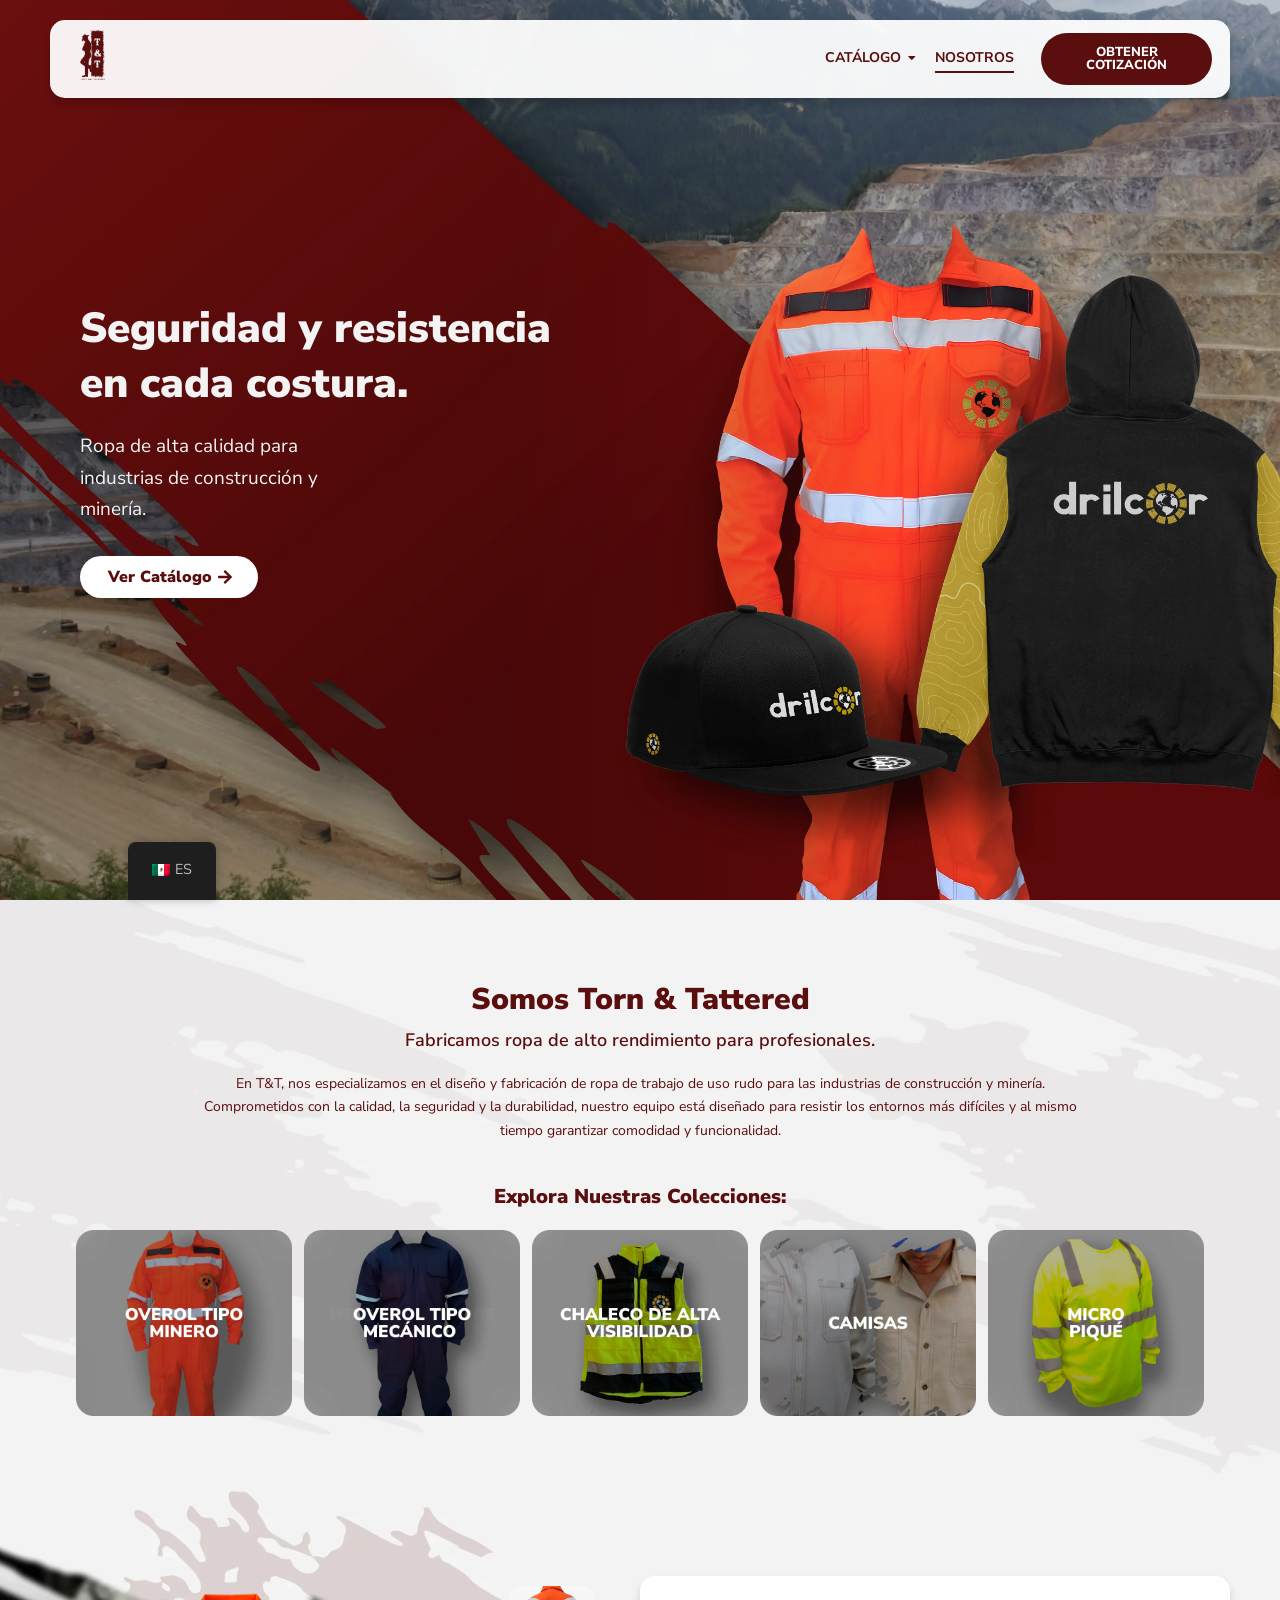
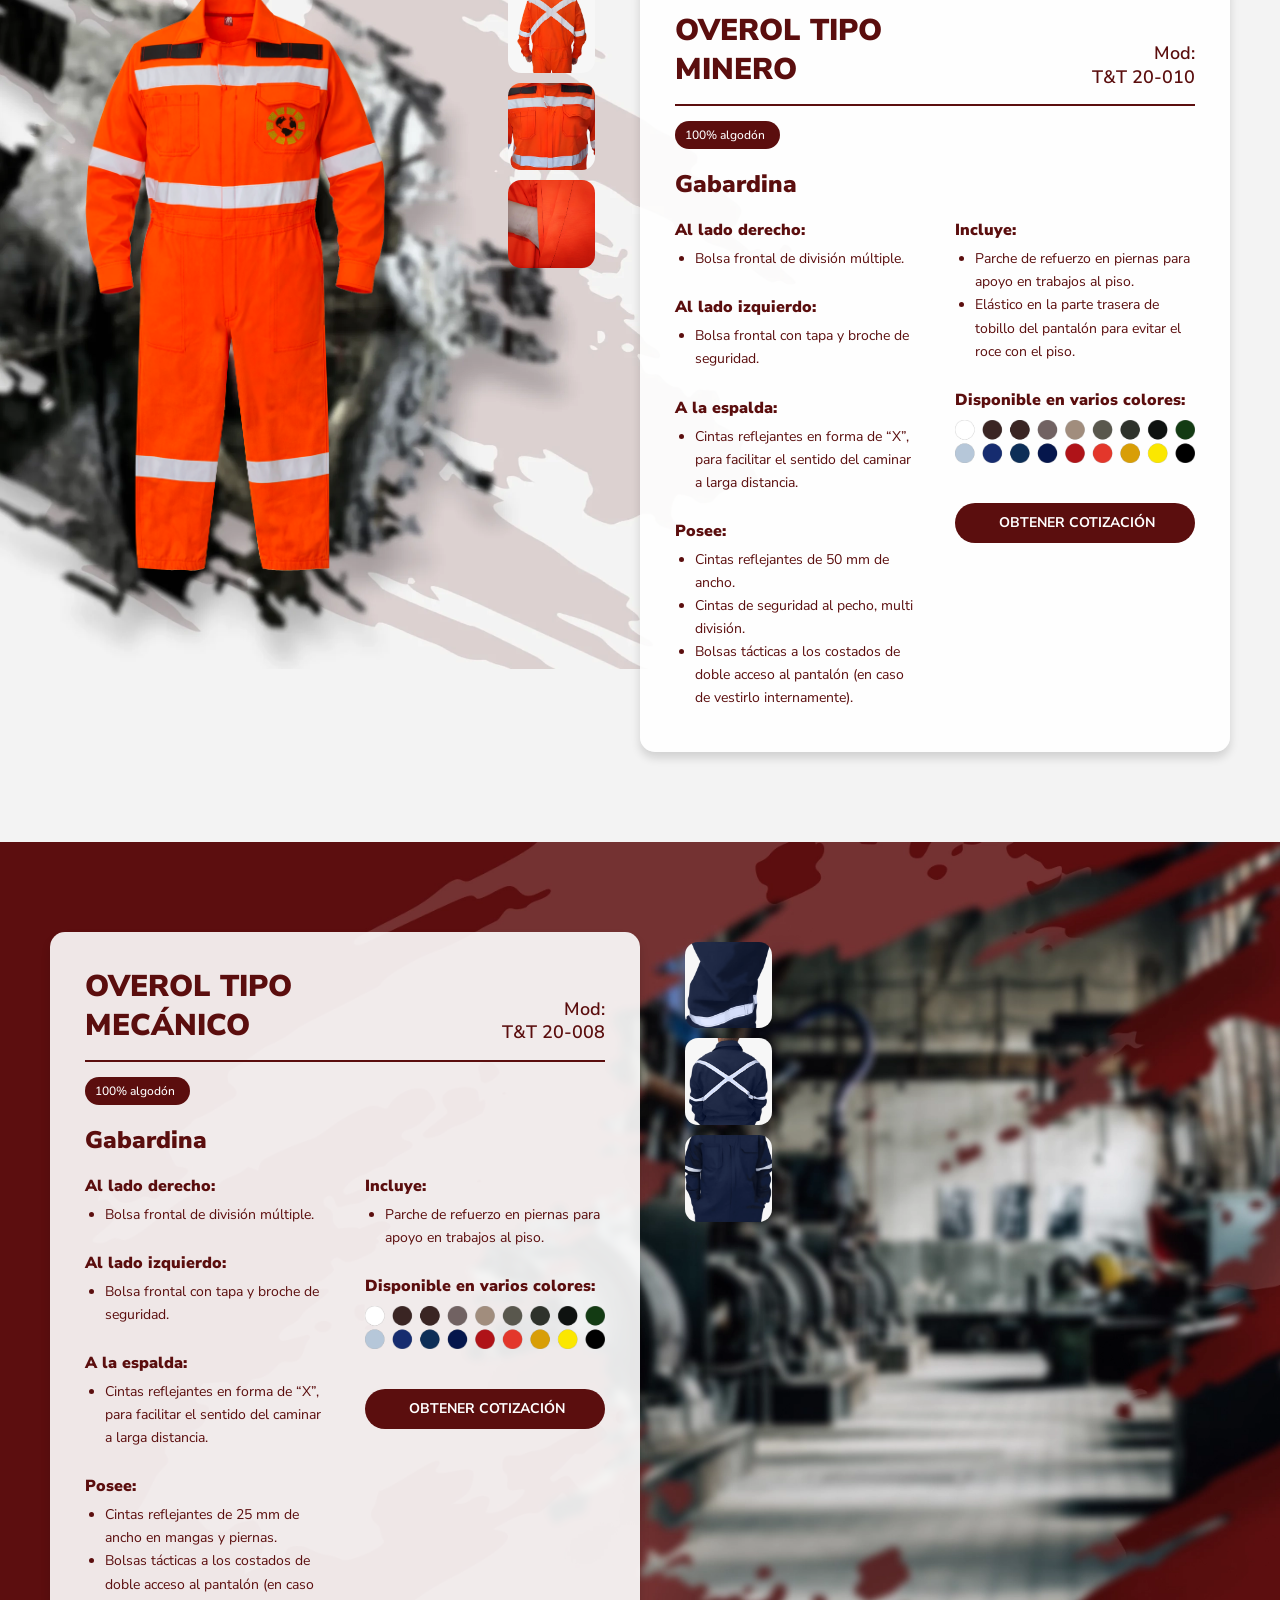
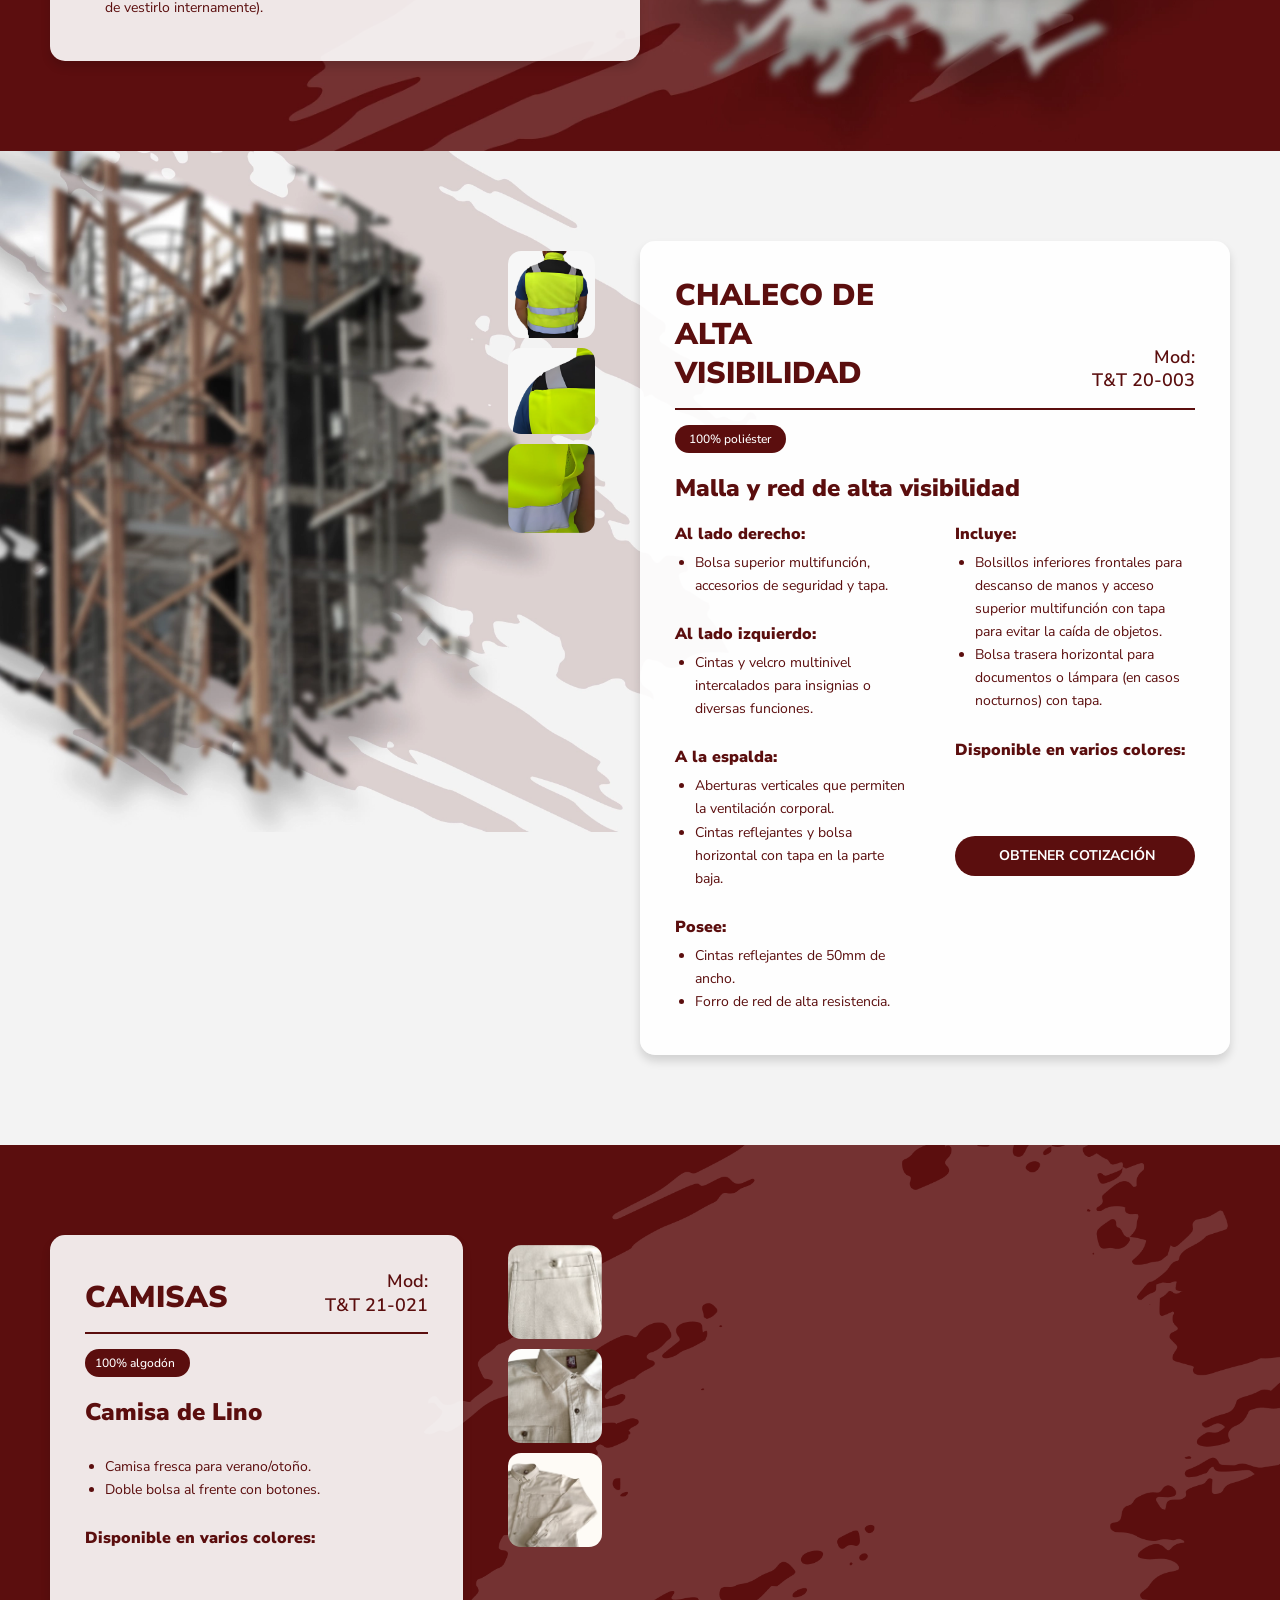
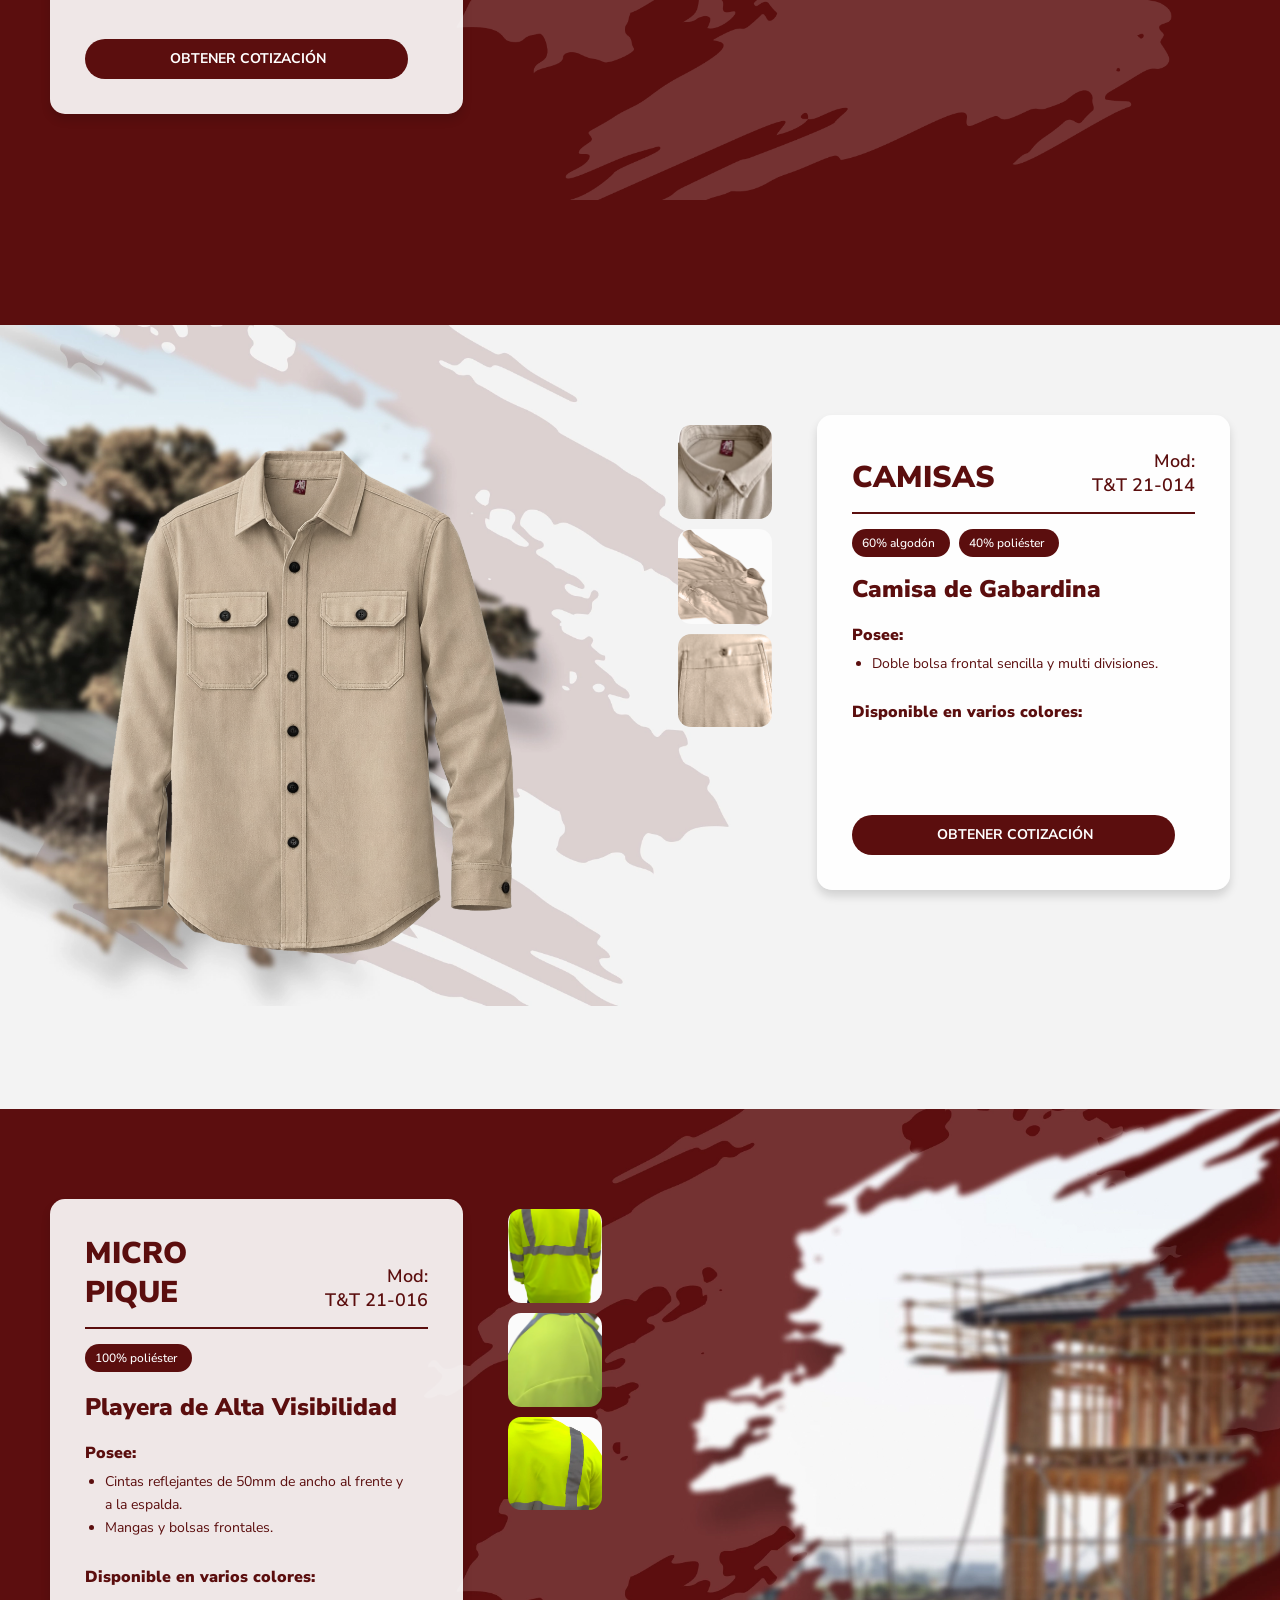
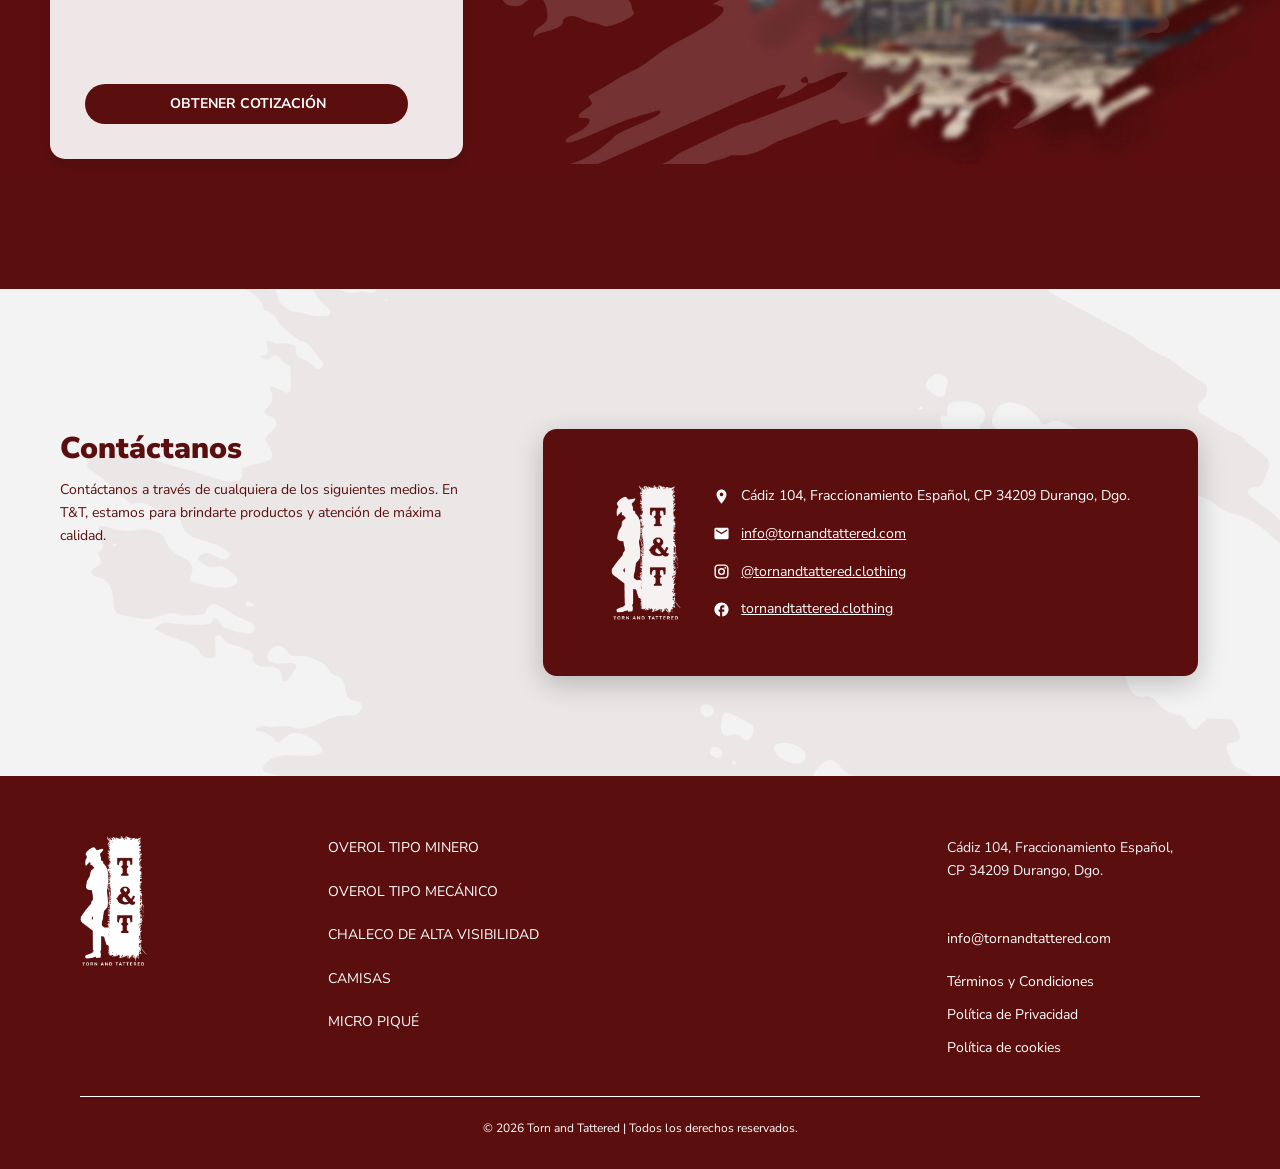
<file: es/index.html>
<!DOCTYPE html>
<html lang="es-MX">
<head><meta charset="UTF-8">
<script id="cookieyes" type="text/javascript" src="https://cdn-cookieyes.com/client_data/0b4a0026dcfcf3ad224d3742/script.js"></script>

<meta name="viewport" content="width=device-width, initial-scale=1">
	<meta name="robots" content="index, follow, max-image-preview:large, max-snippet:-1, max-video-preview:-1">

	<!-- This site is optimized with the Yoast SEO plugin v27.3 - https://yoast.com/product/yoast-seo-wordpress/ -->
	<title>Torn and Tattered</title>
	<meta name="description" content="Somos Torn and Tattered. Ingeniería para la Fortaleza, Fabricados para la Seguridad. Ropa de trabajo premium diseñada para las industrias de construcción y minería.">
	<link rel="canonical" href="../index.html">
	<meta property="og:locale" content="en_US">
	<meta property="og:type" content="website">
	<meta property="og:title" content="Torn and Tattered">
	<meta property="og:description" content="Somos Torn and Tattered. Ingeniería para la Fortaleza, Fabricados para la Seguridad. Ropa de trabajo premium diseñada para las industrias de construcción y minería.">
	<meta property="og:url" content="../index.html">
	<meta property="og:site_name" content="Torn and Tattered">
	<meta property="article:modified_time" content="2025-11-21T15:56:46+00:00">
	<meta property="og:image" content="../assets/images/ALT_IMG.webp">
	<meta name="twitter:card" content="summary_large_image">
	<script type="application/ld+json" class="yoast-schema-graph">{"@context":"https:\/\/schema.org","@graph":[{"@type":"WebPage","@id":"\/","url":"\/","name":"Torn and Tattered","isPartOf":{"@id":"\/#website"},"about":{"@id":"\/#organization"},"primaryImageOfPage":{"@id":"\/#primaryimage"},"image":{"@id":"\/#primaryimage"},"thumbnailUrl":"\/wp-content\/uploads\/2024\/12\/COLL_THUMB_1.webp","datePublished":"2024-11-30T20:20:05+00:00","dateModified":"2025-11-21T15:56:46+00:00","description":"Somos Torn and Tattered. Ingeniería para la Fortaleza, Fabricados para la Seguridad. Ropa de trabajo premium diseñada para las industrias de construcción y minería.","breadcrumb":{"@id":"\/#breadcrumb"},"inLanguage":"es-MX","potentialAction":[{"@type":"ReadAction","target":["\/"]}]},{"@type":"ImageObject","inLanguage":"es-MX","@id":"\/#primaryimage","url":"\/wp-content\/uploads\/2024\/12\/COLL_THUMB_1.webp","contentUrl":"\/wp-content\/uploads\/2024\/12\/COLL_THUMB_1.webp","width":1220,"height":1048,"caption":"Torn and Tattered"},{"@type":"BreadcrumbList","@id":"\/#breadcrumb","itemListElement":[{"@type":"ListItem","position":1,"name":"Portada"}]},{"@type":"WebSite","@id":"\/#website","url":"\/","name":"Torn and Tattered","description":"","publisher":{"@id":"\/#organization"},"potentialAction":[{"@type":"SearchAction","target":{"@type":"EntryPoint","urlTemplate":"\/?s={search_term_string}"},"query-input":{"@type":"PropertyValueSpecification","valueRequired":true,"valueName":"search_term_string"}}],"inLanguage":"es-MX"},{"@type":"Organization","@id":"\/#organization","name":"Torn and Tattered","url":"\/","logo":{"@type":"ImageObject","inLanguage":"es-MX","@id":"\/#\/schema\/logo\/image\/","url":"\/wp-content\/uploads\/2024\/11\/LOGO.png","contentUrl":"\/wp-content\/uploads\/2024\/11\/LOGO.png","width":71,"height":136,"caption":"Torn and Tattered"},"image":{"@id":"\/#\/schema\/logo\/image\/"}}]}</script>
	<link rel="alternate" hreflang="en-US" href="../index.html">
<link rel="alternate" hreflang="es-MX" href="./index.html">
<link rel="alternate" hreflang="en" href="../index.html">
<link rel="alternate" hreflang="es" href="../es/index.html">
<script>
    (function(h,o,t,j,a,r){
        h.hj=h.hj||function(){(h.hj.q=h.hj.q||[]).push(arguments)};
        h._hjSettings={hjid:5226902,hjsv:6};
        a=o.getElementsByTagName('head')[0];
        r=o.createElement('script');r.async=1;
        r.src=t+h._hjSettings.hjid+j+h._hjSettings.hjsv;
        a.appendChild(r);
    })(window,document,'https://static.hotjar.com/c/hotjar-','.js?sv=');
</script><link rel="icon" href="../assets/images/FAVICON.png">
<link rel="apple-touch-icon" href="../assets/images/FAVICON.png">
<meta name="msapplication-TileImage" content="../assets/images/FAVICON.png">
<link rel="dns-prefetch" href="//fonts.googleapis.com">
<link href="https://fonts.googleapis.com/" rel="preconnect">
<link href="https://fonts.gstatic.com/" crossorigin="anonymous" rel="preconnect">
<link rel="stylesheet" id="astra-google-fonts-css" href="https://fonts.googleapis.com/css?family=Nunito+Sans%3A400%2C%2C900&amp;display=swap&amp;ver=4.12.6" media="all">
<link rel="stylesheet" id="site-main-css" href="../css/site.css" media="all">
<style>.elementor-invisible{visibility:visible!important}.animated,.animated-fast{animation:none!important;opacity:1!important}
.wpr-grid{overflow:visible!important}.wpr-grid-item{float:none!important;width:100%!important;display:block!important;position:relative!important;height:auto!important}.wpr-grid-item-inner,.wpr-grid-media-wrap,.wpr-grid-image-wrap{display:block!important;height:auto!important;overflow:visible!important;opacity:1!important;visibility:visible!important}.wpr-grid-image-wrap img{display:block!important;width:100%!important;height:auto!important;opacity:1!important;visibility:visible!important}@media(max-width:767px){.wpr-gallery-static{flex-direction:row!important;gap:4px!important}.wpr-gallery-static>div{flex:1!important;margin-bottom:0!important}}@media(min-width:768px){.tt-contact-card{padding:56px 68px!important}}
/* Desktop dropdown on hover */
.wpr-nav-menu .menu-item-has-children:hover>.wpr-sub-menu{display:block!important}
/* Mobile nav toggle */
@media(max-width:767px){.wpr-nav-menu-bp-mobile .wpr-mobile-nav-menu-container{pointer-events:auto!important}}
.wpr-mobile-nav-menu-container.wpr-open .wpr-mobile-nav-menu{display:block!important;pointer-events:auto!important;min-width:220px;}
.wpr-mobile-nav-menu li{list-style:none}
.wpr-mobile-nav-menu .wpr-mobile-menu-item{display:block!important;padding:14px 20px!important;font-size:15px!important;}
.wpr-mobile-nav-menu .wpr-mobile-sub-menu-item{display:block!important;padding:10px 20px 10px 32px!important;font-size:14px!important;}
.wpr-mobile-nav-menu .sub-menu{display:none!important}
.wpr-mobile-nav-menu .menu-item-has-children.wpr-sub-open>.sub-menu{display:block!important}
.wpr-mobile-toggle{cursor:pointer}</style>

</head>

<body itemtype="https://schema.org/WebPage" itemscope="itemscope" class="home wp-singular page-template-default page page-id-9 wp-custom-logo wp-embed-responsive wp-theme-astra translatepress-es_MX ehf-header ehf-footer ehf-template-astra ehf-stylesheet-astra ast-desktop ast-page-builder-template ast-no-sidebar astra-4.12.6 ast-single-post ast-inherit-site-logo-transparent ast-hfb-header elementor-default elementor-kit-12 elementor-page elementor-page-9">

<a class="skip-link screen-reader-text" href="#content">
		Skip to content</a>

<div class="hfeed site" id="page">
			<header id="masthead" itemscope="itemscope" itemtype="https://schema.org/WPHeader">
			<p class="main-title bhf-hidden" itemprop="headline"><a href="./index.html" title="Torn and Tattered" rel="home">Torn and Tattered</a></p>
					<div data-elementor-type="wp-post" data-elementor-id="55" class="elementor elementor-55">
						<section class="elementor-section elementor-top-section elementor-element elementor-element-dd98217 elementor-section-full_width she-header-yes she-header-transparent-yes elementor-section-height-default elementor-section-height-default wpr-particle-no wpr-jarallax-no wpr-parallax-no wpr-sticky-section-no" data-id="dd98217" data-element_type="section" data-e-type="section" data-settings="{&quot;transparent&quot;:&quot;yes&quot;,&quot;scroll_distance&quot;:{&quot;unit&quot;:&quot;px&quot;,&quot;size&quot;:0,&quot;sizes&quot;:[]},&quot;transparent_header_show&quot;:&quot;yes&quot;,&quot;transparent_on&quot;:[&quot;desktop&quot;,&quot;tablet&quot;,&quot;mobile&quot;],&quot;scroll_distance_tablet&quot;:{&quot;unit&quot;:&quot;px&quot;,&quot;size&quot;:&quot;&quot;,&quot;sizes&quot;:[]},&quot;scroll_distance_mobile&quot;:{&quot;unit&quot;:&quot;px&quot;,&quot;size&quot;:&quot;&quot;,&quot;sizes&quot;:[]},&quot;she_offset_top&quot;:{&quot;unit&quot;:&quot;px&quot;,&quot;size&quot;:0,&quot;sizes&quot;:[]},&quot;she_offset_top_tablet&quot;:{&quot;unit&quot;:&quot;px&quot;,&quot;size&quot;:&quot;&quot;,&quot;sizes&quot;:[]},&quot;she_offset_top_mobile&quot;:{&quot;unit&quot;:&quot;px&quot;,&quot;size&quot;:&quot;&quot;,&quot;sizes&quot;:[]},&quot;she_width&quot;:{&quot;unit&quot;:&quot;%&quot;,&quot;size&quot;:100,&quot;sizes&quot;:[]},&quot;she_width_tablet&quot;:{&quot;unit&quot;:&quot;px&quot;,&quot;size&quot;:&quot;&quot;,&quot;sizes&quot;:[]},&quot;she_width_mobile&quot;:{&quot;unit&quot;:&quot;px&quot;,&quot;size&quot;:&quot;&quot;,&quot;sizes&quot;:[]},&quot;she_padding&quot;:{&quot;unit&quot;:&quot;px&quot;,&quot;top&quot;:0,&quot;right&quot;:&quot;&quot;,&quot;bottom&quot;:0,&quot;left&quot;:&quot;&quot;,&quot;isLinked&quot;:true},&quot;she_padding_tablet&quot;:{&quot;unit&quot;:&quot;px&quot;,&quot;top&quot;:&quot;&quot;,&quot;right&quot;:&quot;&quot;,&quot;bottom&quot;:&quot;&quot;,&quot;left&quot;:&quot;&quot;,&quot;isLinked&quot;:true},&quot;she_padding_mobile&quot;:{&quot;unit&quot;:&quot;px&quot;,&quot;top&quot;:&quot;&quot;,&quot;right&quot;:&quot;&quot;,&quot;bottom&quot;:&quot;&quot;,&quot;left&quot;:&quot;&quot;,&quot;isLinked&quot;:true}}">
						<div class="elementor-container elementor-column-gap-no">
					<div class="elementor-column elementor-col-100 elementor-top-column elementor-element elementor-element-a8b1272" data-id="a8b1272" data-element_type="column" data-e-type="column" data-settings="{&quot;background_background&quot;:&quot;classic&quot;}">
			<div class="elementor-widget-wrap elementor-element-populated">
						<section class="elementor-section elementor-inner-section elementor-element elementor-element-9b298c6 elementor-section-full_width elementor-section-height-default elementor-section-height-default wpr-particle-no wpr-jarallax-no wpr-parallax-no wpr-sticky-section-no" data-id="9b298c6" data-element_type="section" data-e-type="section">
						<div class="elementor-container elementor-column-gap-default">
					<div class="elementor-column elementor-col-33 elementor-inner-column elementor-element elementor-element-a786c35" data-id="a786c35" data-element_type="column" data-e-type="column">
			<div class="elementor-widget-wrap elementor-element-populated">
						<div class="elementor-element elementor-element-5f20aef elementor-widget elementor-widget-site-logo" data-id="5f20aef" data-element_type="widget" data-e-type="widget" data-settings="{&quot;align&quot;:&quot;left&quot;,&quot;width&quot;:{&quot;unit&quot;:&quot;%&quot;,&quot;size&quot;:&quot;&quot;,&quot;sizes&quot;:[]},&quot;width_tablet&quot;:{&quot;unit&quot;:&quot;%&quot;,&quot;size&quot;:&quot;&quot;,&quot;sizes&quot;:[]},&quot;width_mobile&quot;:{&quot;unit&quot;:&quot;%&quot;,&quot;size&quot;:&quot;&quot;,&quot;sizes&quot;:[]},&quot;space&quot;:{&quot;unit&quot;:&quot;%&quot;,&quot;size&quot;:&quot;&quot;,&quot;sizes&quot;:[]},&quot;space_tablet&quot;:{&quot;unit&quot;:&quot;%&quot;,&quot;size&quot;:&quot;&quot;,&quot;sizes&quot;:[]},&quot;space_mobile&quot;:{&quot;unit&quot;:&quot;%&quot;,&quot;size&quot;:&quot;&quot;,&quot;sizes&quot;:[]},&quot;image_border_radius&quot;:{&quot;unit&quot;:&quot;px&quot;,&quot;top&quot;:&quot;&quot;,&quot;right&quot;:&quot;&quot;,&quot;bottom&quot;:&quot;&quot;,&quot;left&quot;:&quot;&quot;,&quot;isLinked&quot;:true},&quot;image_border_radius_tablet&quot;:{&quot;unit&quot;:&quot;px&quot;,&quot;top&quot;:&quot;&quot;,&quot;right&quot;:&quot;&quot;,&quot;bottom&quot;:&quot;&quot;,&quot;left&quot;:&quot;&quot;,&quot;isLinked&quot;:true},&quot;image_border_radius_mobile&quot;:{&quot;unit&quot;:&quot;px&quot;,&quot;top&quot;:&quot;&quot;,&quot;right&quot;:&quot;&quot;,&quot;bottom&quot;:&quot;&quot;,&quot;left&quot;:&quot;&quot;,&quot;isLinked&quot;:true},&quot;caption_padding&quot;:{&quot;unit&quot;:&quot;px&quot;,&quot;top&quot;:&quot;&quot;,&quot;right&quot;:&quot;&quot;,&quot;bottom&quot;:&quot;&quot;,&quot;left&quot;:&quot;&quot;,&quot;isLinked&quot;:true},&quot;caption_padding_tablet&quot;:{&quot;unit&quot;:&quot;px&quot;,&quot;top&quot;:&quot;&quot;,&quot;right&quot;:&quot;&quot;,&quot;bottom&quot;:&quot;&quot;,&quot;left&quot;:&quot;&quot;,&quot;isLinked&quot;:true},&quot;caption_padding_mobile&quot;:{&quot;unit&quot;:&quot;px&quot;,&quot;top&quot;:&quot;&quot;,&quot;right&quot;:&quot;&quot;,&quot;bottom&quot;:&quot;&quot;,&quot;left&quot;:&quot;&quot;,&quot;isLinked&quot;:true},&quot;caption_space&quot;:{&quot;unit&quot;:&quot;px&quot;,&quot;size&quot;:0,&quot;sizes&quot;:[]},&quot;caption_space_tablet&quot;:{&quot;unit&quot;:&quot;px&quot;,&quot;size&quot;:&quot;&quot;,&quot;sizes&quot;:[]},&quot;caption_space_mobile&quot;:{&quot;unit&quot;:&quot;px&quot;,&quot;size&quot;:&quot;&quot;,&quot;sizes&quot;:[]}}" data-widget_type="site-logo.default">
				<div class="elementor-widget-container">
							<div class="hfe-site-logo">
													<a data-elementor-open-lightbox="" class="elementor-clickable" href="./index.html">
							<div class="hfe-site-logo-set">           
				<div class="hfe-site-logo-container">
									<img class="hfe-site-logo-img elementor-animation-" src="../assets/images/LOGO.png" alt="default-logo">
				</div>
			</div>
							</a>
						</div>  
							</div>
				</div>
					</div>
		</div>
				<div class="elementor-column elementor-col-33 elementor-inner-column elementor-element elementor-element-d90dd6a" data-id="d90dd6a" data-element_type="column" data-e-type="column">
			<div class="elementor-widget-wrap elementor-element-populated">
						<div class="elementor-element elementor-element-b91d23b wpr-main-menu-align-right wpr-main-menu-align--tabletright wpr-main-menu-align--mobileright wpr-pointer-underline wpr-pointer-line-fx wpr-pointer-fx-fade wpr-sub-icon-caret-down wpr-sub-menu-fx-fade wpr-nav-menu-bp-mobile wpr-mobile-menu-full-width wpr-mobile-menu-item-align-center wpr-mobile-toggle-v1 wpr-sub-divider-yes wpr-mobile-divider-yes elementor-widget elementor-widget-wpr-nav-menu" data-id="b91d23b" data-element_type="widget" data-e-type="widget" data-settings="{&quot;menu_layout&quot;:&quot;horizontal&quot;}" data-widget_type="wpr-nav-menu.default">
				<div class="elementor-widget-container">
					<nav class="wpr-nav-menu-container wpr-nav-menu-horizontal" data-trigger="hover" data-consider-header="" data-scroll-speed="500"><ul id="menu-1-b91d23b" class="wpr-nav-menu"><li class="menu-item menu-item-type-custom menu-item-object-custom menu-item-has-children menu-item-417"><a aria-haspopup="true" aria-expanded="false" href="#" class="wpr-menu-item wpr-pointer-item">CATÁLOGO<i class="wpr-sub-icon fas" aria-hidden="true"></i></a>
<ul class="sub-menu wpr-sub-menu">
	<li class="menu-item menu-item-type-custom menu-item-object-custom current-menu-item menu-item-home menu-item-423"><a href="#miningoverall" class="wpr-sub-menu-item wpr-active-menu-item menu-link">Overol Tipo Minero</a></li>
	<li class="menu-item menu-item-type-custom menu-item-object-custom current-menu-item menu-item-home menu-item-424"><a href="#mechanical" class="wpr-sub-menu-item wpr-active-menu-item menu-link">Overol Tipo Mecánico</a></li>
	<li class="menu-item menu-item-type-custom menu-item-object-custom current-menu-item menu-item-home menu-item-425"><a href="#high" class="wpr-sub-menu-item wpr-active-menu-item menu-link">Chaleco de Alta Visibilidad</a></li>
	<li class="menu-item menu-item-type-custom menu-item-object-custom current-menu-item menu-item-home menu-item-426"><a href="#shirts" class="wpr-sub-menu-item wpr-active-menu-item menu-link">Camisas</a></li>
	<li class="menu-item menu-item-type-custom menu-item-object-custom current-menu-item menu-item-home menu-item-430"><a href="#pique" class="wpr-sub-menu-item wpr-active-menu-item menu-link">Micro Piqué</a></li>
</ul>
</li>
<li class="menu-item menu-item-type-custom menu-item-object-custom current-menu-item menu-item-home menu-item-418"><a href="#about" class="wpr-menu-item wpr-pointer-item wpr-active-menu-item menu-link">NOSOTROS</a></li>
</ul></nav><nav class="wpr-mobile-nav-menu-container"><div class="wpr-mobile-toggle-wrap"><div class="wpr-mobile-toggle"><span class="wpr-mobile-toggle-line"></span><span class="wpr-mobile-toggle-line"></span><span class="wpr-mobile-toggle-line"></span></div></div><ul id="mobile-menu-2-b91d23b" class="wpr-mobile-nav-menu"><li class="menu-item menu-item-type-custom menu-item-object-custom menu-item-has-children menu-item-417"><a aria-expanded="false" href="#" class="wpr-mobile-menu-item menu-link">CATÁLOGO<span role="button" class="dropdown-menu-toggle ast-header-navigation-arrow" tabindex="0" aria-expanded="false" aria-label="Menu Toggle" aria-haspopup="true"></span></a>
<ul class="sub-menu wpr-sub-menu">
	<li class="menu-item menu-item-type-custom menu-item-object-custom current-menu-item menu-item-home menu-item-423"><a href="#miningoverall" class="wpr-mobile-sub-menu-item wpr-active-menu-item menu-link">Overol Tipo Minero</a></li>
	<li class="menu-item menu-item-type-custom menu-item-object-custom current-menu-item menu-item-home menu-item-424"><a href="#mechanical" class="wpr-mobile-sub-menu-item wpr-active-menu-item menu-link">Overol Tipo Mecánico</a></li>
	<li class="menu-item menu-item-type-custom menu-item-object-custom current-menu-item menu-item-home menu-item-425"><a href="#high" class="wpr-mobile-sub-menu-item wpr-active-menu-item menu-link">Chaleco de Alta Visibilidad</a></li>
	<li class="menu-item menu-item-type-custom menu-item-object-custom current-menu-item menu-item-home menu-item-426"><a href="#shirts" class="wpr-mobile-sub-menu-item wpr-active-menu-item menu-link">Camisas</a></li>
	<li class="menu-item menu-item-type-custom menu-item-object-custom current-menu-item menu-item-home menu-item-430"><a href="#pique" class="wpr-mobile-sub-menu-item wpr-active-menu-item menu-link">Micro Piqué</a></li>
</ul>
</li>
<li class="menu-item menu-item-type-custom menu-item-object-custom current-menu-item menu-item-home menu-item-418"><a href="#about" class="wpr-mobile-menu-item wpr-active-menu-item menu-link">NOSOTROS</a></li>
</ul></nav>				</div>
				</div>
					</div>
		</div>
				<div class="elementor-column elementor-col-33 elementor-inner-column elementor-element elementor-element-59165d9" data-id="59165d9" data-element_type="column" data-e-type="column">
			<div class="elementor-widget-wrap elementor-element-populated">
						<div class="elementor-element elementor-element-10b98bd elementor-align-justify elementor-widget elementor-widget-button" data-id="10b98bd" data-element_type="widget" data-e-type="widget" data-widget_type="button.default">
				<div class="elementor-widget-container">
									<div class="elementor-button-wrapper">
					<a class="elementor-button elementor-button-link elementor-size-sm elementor-animation-shrink" href="#contact">
						<span class="elementor-button-content-wrapper">
									<span class="elementor-button-text">OBTENER COTIZACIÓN</span>
					</span>
					</a>
				</div>
								</div>
				</div>
					</div>
		</div>
					</div>
		</section>
					</div>
		</div>
					</div>
		</section>
				</div>
				</header>

		<div id="content" class="site-content">
		<div class="ast-container">
		

	<div id="primary" class="content-area primary">

		
					<main id="main" class="site-main">
				<article class="post-9 page type-page status-publish ast-article-single" id="post-9" itemtype="https://schema.org/CreativeWork" itemscope="itemscope">
	
				<header class="entry-header ast-no-thumbnail ast-no-title ast-header-without-markup">
							</header> <!-- .entry-header -->
		
<div class="entry-content clear" itemprop="text">

	
			<div data-elementor-type="wp-page" data-elementor-id="9" class="elementor elementor-9">
						<section class="elementor-section elementor-top-section elementor-element elementor-element-23be89b elementor-section-height-full elementor-section-boxed elementor-section-height-default elementor-section-items-middle wpr-particle-no wpr-jarallax-no wpr-parallax-no wpr-sticky-section-no" data-id="23be89b" data-element_type="section" data-e-type="section" data-settings="{&quot;background_background&quot;:&quot;classic&quot;}">
							<div class="elementor-background-overlay"></div>
							<div class="elementor-container elementor-column-gap-default">
					<div class="elementor-column elementor-col-50 elementor-top-column elementor-element elementor-element-35fcf18" data-id="35fcf18" data-element_type="column" data-e-type="column">
			<div class="elementor-widget-wrap elementor-element-populated">
						<div class="elementor-element elementor-element-8371180 elementor-widget elementor-widget-spacer" data-id="8371180" data-element_type="widget" data-e-type="widget" data-widget_type="spacer.default">
				<div class="elementor-widget-container">
							<div class="elementor-spacer">
			<div class="elementor-spacer-inner"></div>
		</div>
						</div>
				</div>
				<div class="elementor-element elementor-element-c72599a animated-fast elementor-invisible elementor-widget elementor-widget-heading" data-id="c72599a" data-element_type="widget" data-e-type="widget" data-settings="{&quot;_animation&quot;:&quot;fadeInUp&quot;}" data-widget_type="heading.default">
				<div class="elementor-widget-container">
					<h2 class="elementor-heading-title elementor-size-default">Seguridad y resistencia<br>
en cada costura.</h2>				</div>
				</div>
				<div class="elementor-element elementor-element-4dd44f2 animated-fast elementor-invisible elementor-widget elementor-widget-text-editor" data-id="4dd44f2" data-element_type="widget" data-e-type="widget" data-settings="{&quot;_animation&quot;:&quot;fadeInUp&quot;}" data-widget_type="text-editor.default">
				<div class="elementor-widget-container">
									<p>Ropa de alta calidad para industrias de construcción y minería.</p>								</div>
				</div>
				<div class="elementor-element elementor-element-865d163 elementor-align-left animated-fast elementor-invisible elementor-widget elementor-widget-button" data-id="865d163" data-element_type="widget" data-e-type="widget" id="about" data-settings="{&quot;_animation&quot;:&quot;fadeInUp&quot;}" data-widget_type="button.default">
				<div class="elementor-widget-container">
									<div class="elementor-button-wrapper">
					<a class="elementor-button elementor-button-link elementor-size-sm elementor-animation-shrink" href="#miningoverall">
						<span class="elementor-button-content-wrapper">
						<span class="elementor-button-icon">
				<svg aria-hidden="true" class="e-font-icon-svg e-fas-arrow-right" viewbox="0 0 448 512" xmlns="http://www.w3.org/2000/svg"><path d="M190.5 66.9l22.2-22.2c9.4-9.4 24.6-9.4 33.9 0L441 239c9.4 9.4 9.4 24.6 0 33.9L246.6 467.3c-9.4 9.4-24.6 9.4-33.9 0l-22.2-22.2c-9.5-9.5-9.3-25 .4-34.3L311.4 296H24c-13.3 0-24-10.7-24-24v-32c0-13.3 10.7-24 24-24h287.4L190.9 101.2c-9.8-9.3-10-24.8-.4-34.3z"></path></svg>			</span>
									<span class="elementor-button-text">Ver Catálogo</span>
					</span>
					</a>
				</div>
								</div>
				</div>
				<div class="elementor-element elementor-element-76acc62 elementor-widget elementor-widget-spacer" data-id="76acc62" data-element_type="widget" data-e-type="widget" data-widget_type="spacer.default">
				<div class="elementor-widget-container">
							<div class="elementor-spacer">
			<div class="elementor-spacer-inner"></div>
		</div>
						</div>
				</div>
					</div>
		</div>
				<div class="elementor-column elementor-col-50 elementor-top-column elementor-element elementor-element-c0af2bf" data-id="c0af2bf" data-element_type="column" data-e-type="column">
			<div class="elementor-widget-wrap">
							</div>
		</div>
					</div>
		</section>
				<section class="elementor-section elementor-top-section elementor-element elementor-element-e30f158 elementor-section-full_width elementor-section-height-min-height elementor-section-height-default elementor-section-items-middle wpr-particle-no wpr-jarallax-no wpr-parallax-no wpr-sticky-section-no" data-id="e30f158" data-element_type="section" data-e-type="section" data-settings="{&quot;background_background&quot;:&quot;classic&quot;}">
						<div class="elementor-container elementor-column-gap-no">
					<div class="elementor-column elementor-col-100 elementor-top-column elementor-element elementor-element-ec629c9" data-id="ec629c9" data-element_type="column" data-e-type="column">
			<div class="elementor-widget-wrap elementor-element-populated">
						<section class="elementor-section elementor-inner-section elementor-element elementor-element-585ac7f elementor-section-full_width elementor-section-height-default elementor-section-height-default wpr-particle-no wpr-jarallax-no wpr-parallax-no wpr-sticky-section-no" data-id="585ac7f" data-element_type="section" data-e-type="section">
						<div class="elementor-container elementor-column-gap-default">
					<div class="elementor-column elementor-col-100 elementor-inner-column elementor-element elementor-element-bcd09cf" data-id="bcd09cf" data-element_type="column" data-e-type="column">
			<div class="elementor-widget-wrap elementor-element-populated">
						<div class="elementor-element elementor-element-be43069 elementor-widget elementor-widget-spacer" data-id="be43069" data-element_type="widget" data-e-type="widget" data-widget_type="spacer.default">
				<div class="elementor-widget-container">
							<div class="elementor-spacer">
			<div class="elementor-spacer-inner"></div>
		</div>
						</div>
				</div>
				<div class="elementor-element elementor-element-46dcfc6 animated-fast elementor-invisible elementor-widget elementor-widget-heading" data-id="46dcfc6" data-element_type="widget" data-e-type="widget" data-settings="{&quot;_animation&quot;:&quot;fadeInUp&quot;}" data-widget_type="heading.default">
				<div class="elementor-widget-container">
					<h2 class="elementor-heading-title elementor-size-default">Somos Torn &amp; Tattered</h2>				</div>
				</div>
				<div class="elementor-element elementor-element-12da889 animated-fast elementor-invisible elementor-widget elementor-widget-heading" data-id="12da889" data-element_type="widget" data-e-type="widget" data-settings="{&quot;_animation&quot;:&quot;fadeInUp&quot;}" data-widget_type="heading.default">
				<div class="elementor-widget-container">
					<h2 class="elementor-heading-title elementor-size-default">Fabricamos ropa de alto rendimiento para profesionales.</h2>				</div>
				</div>
				<div class="elementor-element elementor-element-eda07ec elementor-invisible elementor-widget elementor-widget-text-editor" data-id="eda07ec" data-element_type="widget" data-e-type="widget" data-settings="{&quot;_animation&quot;:&quot;fadeIn&quot;}" data-widget_type="text-editor.default">
				<div class="elementor-widget-container">
									<p>En T&amp;T, nos especializamos en el diseño y fabricación de ropa de trabajo de uso rudo para las industrias de construcción y minería. Comprometidos con la calidad, la seguridad y la durabilidad, nuestro equipo está diseñado para resistir los entornos más difíciles y al mismo tiempo garantizar comodidad y funcionalidad.</p>								</div>
				</div>
				<div class="elementor-element elementor-element-8bff583 animated-fast elementor-invisible elementor-widget elementor-widget-heading" data-id="8bff583" data-element_type="widget" data-e-type="widget" data-settings="{&quot;_animation&quot;:&quot;fadeInUp&quot;}" data-widget_type="heading.default">
				<div class="elementor-widget-container">
					<h2 class="elementor-heading-title elementor-size-default">Explora Nuestras Colecciones:</h2>				</div>
				</div>
					</div>
		</div>
					</div>
		</section>
				<section class="elementor-section elementor-inner-section elementor-element elementor-element-cb6cd93 elementor-section-boxed elementor-section-height-default elementor-section-height-default wpr-particle-no wpr-jarallax-no wpr-parallax-no wpr-sticky-section-no" data-id="cb6cd93" data-element_type="section" data-e-type="section">
						<div class="elementor-container elementor-column-gap-no">
					<div class="elementor-column elementor-col-20 elementor-inner-column elementor-element elementor-element-21ca86e" data-id="21ca86e" data-element_type="column" data-e-type="column">
			<div class="elementor-widget-wrap elementor-element-populated">
						<div class="elementor-element elementor-element-33c26f0 elementor-invisible elementor-widget elementor-widget-image" data-id="33c26f0" data-element_type="widget" data-e-type="widget" data-settings="{&quot;_animation&quot;:&quot;fadeInUp&quot;}" data-widget_type="image.default">
				<div class="elementor-widget-container">
																<a href="#miningoverall">
							<img fetchpriority="high" decoding="async" width="1220" height="1048" src="../assets/images/BTN_1_ESP.webp" class="elementor-animation-float attachment-full size-full wp-image-668" alt="Torn and Tattered" srcset="../assets/images/BTN_1_ESP.webp 1220w" sizes="(max-width: 1220px) 100vw, 1220px">								</a>
															</div>
				</div>
					</div>
		</div>
				<div class="elementor-column elementor-col-20 elementor-inner-column elementor-element elementor-element-9fcdb46" data-id="9fcdb46" data-element_type="column" data-e-type="column">
			<div class="elementor-widget-wrap elementor-element-populated">
						<div class="elementor-element elementor-element-17e0baa elementor-invisible elementor-widget elementor-widget-image" data-id="17e0baa" data-element_type="widget" data-e-type="widget" data-settings="{&quot;_animation&quot;:&quot;fadeInUp&quot;,&quot;_animation_delay&quot;:100}" data-widget_type="image.default">
				<div class="elementor-widget-container">
																<a href="#mechanical">
							<img decoding="async" width="1220" height="1048" src="../assets/images/BTN_2_ESP.webp" class="elementor-animation-float attachment-full size-full wp-image-666" alt="Torn and Tattered" srcset="../assets/images/BTN_2_ESP.webp 1220w" sizes="(max-width: 1220px) 100vw, 1220px">								</a>
															</div>
				</div>
					</div>
		</div>
				<div class="elementor-column elementor-col-20 elementor-inner-column elementor-element elementor-element-9b3fa8e" data-id="9b3fa8e" data-element_type="column" data-e-type="column">
			<div class="elementor-widget-wrap elementor-element-populated">
						<div class="elementor-element elementor-element-f86916d elementor-invisible elementor-widget elementor-widget-image" data-id="f86916d" data-element_type="widget" data-e-type="widget" data-settings="{&quot;_animation&quot;:&quot;fadeInUp&quot;,&quot;_animation_delay&quot;:200}" data-widget_type="image.default">
				<div class="elementor-widget-container">
																<a href="#high">
							<img decoding="async" width="1220" height="1048" src="../assets/images/BTN_3_ESP.webp" class="elementor-animation-float attachment-full size-full wp-image-667" alt="Torn and Tattered" srcset="../assets/images/BTN_3_ESP.webp 1220w" sizes="(max-width: 1220px) 100vw, 1220px">								</a>
															</div>
				</div>
					</div>
		</div>
				<div class="elementor-column elementor-col-20 elementor-inner-column elementor-element elementor-element-4aed512" data-id="4aed512" data-element_type="column" data-e-type="column">
			<div class="elementor-widget-wrap elementor-element-populated">
						<div class="elementor-element elementor-element-80693fd elementor-invisible elementor-widget elementor-widget-image" data-id="80693fd" data-element_type="widget" data-e-type="widget" data-settings="{&quot;_animation&quot;:&quot;fadeInUp&quot;,&quot;_animation_delay&quot;:300}" data-widget_type="image.default">
				<div class="elementor-widget-container">
																<a href="#shirts">
							<img loading="lazy" decoding="async" width="305" height="262" src="../assets/images/BTN_4_ESP.webp" class="elementor-animation-float attachment-full size-full wp-image-142" alt="Torn and Tattered" srcset="../assets/images/BTN_4_ESP.webp 305w" sizes="(max-width: 305px) 100vw, 305px">								</a>
															</div>
				</div>
					</div>
		</div>
				<div class="elementor-column elementor-col-20 elementor-inner-column elementor-element elementor-element-b1f4e7e" data-id="b1f4e7e" data-element_type="column" data-e-type="column">
			<div class="elementor-widget-wrap elementor-element-populated">
						<div class="elementor-element elementor-element-fe5a4fa elementor-invisible elementor-widget elementor-widget-image" data-id="fe5a4fa" data-element_type="widget" data-e-type="widget" data-settings="{&quot;_animation&quot;:&quot;fadeInUp&quot;,&quot;_animation_delay&quot;:400}" data-widget_type="image.default">
				<div class="elementor-widget-container">
																<a href="#pique">
							<img loading="lazy" decoding="async" width="1220" height="1048" src="../assets/images/BTN_5_ESP.webp" class="elementor-animation-float attachment-full size-full wp-image-680" alt="Torn and Tattered" srcset="../assets/images/BTN_5_ESP.webp 1220w" sizes="(max-width: 1220px) 100vw, 1220px">								</a>
															</div>
				</div>
					</div>
		</div>
					</div>
		</section>
				<section class="elementor-section elementor-inner-section elementor-element elementor-element-cebe6cb elementor-section-boxed elementor-section-height-default elementor-section-height-default wpr-particle-no wpr-jarallax-no wpr-parallax-no wpr-sticky-section-no" data-id="cebe6cb" data-element_type="section" data-e-type="section" id="miningoverall">
						<div class="elementor-container elementor-column-gap-default">
					<div class="elementor-column elementor-col-100 elementor-inner-column elementor-element elementor-element-6241420" data-id="6241420" data-element_type="column" data-e-type="column">
			<div class="elementor-widget-wrap elementor-element-populated">
						<div class="elementor-element elementor-element-967f7dc elementor-widget elementor-widget-spacer" data-id="967f7dc" data-element_type="widget" data-e-type="widget" data-widget_type="spacer.default">
				<div class="elementor-widget-container">
							<div class="elementor-spacer">
			<div class="elementor-spacer-inner"></div>
		</div>
						</div>
				</div>
					</div>
		</div>
					</div>
		</section>
					</div>
		</div>
					</div>
		</section>
				<section class="elementor-section elementor-top-section elementor-element elementor-element-77ca3c5 elementor-section-full_width elementor-section-height-min-height elementor-section-items-top elementor-section-height-default wpr-particle-no wpr-jarallax-no wpr-parallax-no wpr-sticky-section-no" data-id="77ca3c5" data-element_type="section" data-e-type="section" data-settings="{&quot;background_background&quot;:&quot;classic&quot;}">
						<div class="elementor-container elementor-column-gap-no">
					<div class="elementor-column elementor-col-50 elementor-top-column elementor-element elementor-element-ccf4ac6" data-id="ccf4ac6" data-element_type="column" data-e-type="column">
			<div class="elementor-widget-wrap elementor-element-populated">
						<section class="elementor-section elementor-inner-section elementor-element elementor-element-3223c91 elementor-section-full_width elementor-section-height-default elementor-section-height-default wpr-particle-no wpr-jarallax-no wpr-parallax-no wpr-sticky-section-no" data-id="3223c91" data-element_type="section" data-e-type="section">
						<div class="elementor-container elementor-column-gap-default">
					<div class="elementor-column elementor-col-50 elementor-inner-column elementor-element elementor-element-ebdee22" data-id="ebdee22" data-element_type="column" data-e-type="column">
			<div class="elementor-widget-wrap elementor-element-populated">
						<div class="elementor-element elementor-element-9718679 animated-fast elementor-invisible elementor-widget elementor-widget-image" data-id="9718679" data-element_type="widget" data-e-type="widget" data-settings="{&quot;_animation&quot;:&quot;fadeInLeft&quot;}" data-widget_type="image.default">
				<div class="elementor-widget-container">
															<img loading="lazy" decoding="async" width="1498" height="2560" src="../assets/images/MINING_OVERALL_MAIN-scaled.webp" class="attachment-full size-full wp-image-700" alt="Torn and Tattered" srcset="../assets/images/MINING_OVERALL_MAIN-scaled.webp 1498w" sizes="(max-width: 1498px) 100vw, 1498px">															</div>
				</div>
					</div>
		</div>
				<div class="elementor-column elementor-col-50 elementor-inner-column elementor-element elementor-element-7e34535" data-id="7e34535" data-element_type="column" data-e-type="column">
			<div class="elementor-widget-wrap elementor-element-populated">
						<div class="elementor-element elementor-element-c7a74bb wpr-grid-columns-1 wpr-grid-columns--tablet3 wpr-grid-columns--mobile3 elementor-invisible elementor-widget elementor-widget-wpr-media-grid" data-id="c7a74bb" data-element_type="widget" data-e-type="widget" data-settings="{&quot;_animation&quot;:&quot;fadeInUp&quot;}" data-widget_type="wpr-media-grid.default">
				<div class="elementor-widget-container">
					<div class="wpr-gallery-static" style="display:flex;flex-direction:column;gap:0">
<div style="margin-bottom:10px;border-radius:13px;overflow:hidden"><img src="../assets/images/MINING_OVERALL_GALLERY_1.webp" alt="" style="display:block;width:100%;height:auto"></div>
<div style="margin-bottom:10px;border-radius:13px;overflow:hidden"><img src="../assets/images/MINING_OVERALL_GALLERY_2.webp" alt="" style="display:block;width:100%;height:auto"></div>
<div style="margin-bottom:10px;border-radius:13px;overflow:hidden"><img src="../assets/images/MINING_OVERALL_GALLERY_3.webp" alt="" style="display:block;width:100%;height:auto"></div>
</div>				</div>
				</div>
					</div>
		</div>
					</div>
		</section>
					</div>
		</div>
				<div class="elementor-column elementor-col-50 elementor-top-column elementor-element elementor-element-2401dfc" data-id="2401dfc" data-element_type="column" data-e-type="column" data-settings="{&quot;background_background&quot;:&quot;classic&quot;}">
			<div class="elementor-widget-wrap elementor-element-populated">
						<section class="elementor-section elementor-inner-section elementor-element elementor-element-0c23fe8 elementor-section-full_width elementor-section-height-default elementor-section-height-default wpr-particle-no wpr-jarallax-no wpr-parallax-no wpr-sticky-section-no" data-id="0c23fe8" data-element_type="section" data-e-type="section">
						<div class="elementor-container elementor-column-gap-default">
					<div class="elementor-column elementor-col-50 elementor-inner-column elementor-element elementor-element-ae2abaf" data-id="ae2abaf" data-element_type="column" data-e-type="column" data-settings="{&quot;background_background&quot;:&quot;classic&quot;}">
			<div class="elementor-widget-wrap elementor-element-populated">
						<div class="elementor-element elementor-element-771a9d5 animated-fast elementor-invisible elementor-widget elementor-widget-heading" data-id="771a9d5" data-element_type="widget" data-e-type="widget" data-settings="{&quot;_animation&quot;:&quot;fadeInUp&quot;}" data-widget_type="heading.default">
				<div class="elementor-widget-container">
					<h2 class="elementor-heading-title elementor-size-default">OVEROL TIPO<br> MINERO</h2>				</div>
				</div>
					</div>
		</div>
				<div class="elementor-column elementor-col-50 elementor-inner-column elementor-element elementor-element-007a50b" data-id="007a50b" data-element_type="column" data-e-type="column" data-settings="{&quot;background_background&quot;:&quot;classic&quot;}">
			<div class="elementor-widget-wrap elementor-element-populated">
						<div class="elementor-element elementor-element-ca6adf5 elementor-widget elementor-widget-heading" data-id="ca6adf5" data-element_type="widget" data-e-type="widget" data-widget_type="heading.default">
				<div class="elementor-widget-container">
					<h2 class="elementor-heading-title elementor-size-default">Mod:<br>
T&amp;T 20-010</h2>				</div>
				</div>
					</div>
		</div>
					</div>
		</section>
				<div class="elementor-element elementor-element-6183bdc elementor-widget-divider--view-line elementor-widget elementor-widget-divider" data-id="6183bdc" data-element_type="widget" data-e-type="widget" data-widget_type="divider.default">
				<div class="elementor-widget-container">
							<div class="elementor-divider">
			<span class="elementor-divider-separator">
						</span>
		</div>
						</div>
				</div>
				<div class="elementor-element elementor-element-60d4546 animated-fast elementor-invisible elementor-widget elementor-widget-button" data-id="60d4546" data-element_type="widget" data-e-type="widget" data-settings="{&quot;_animation&quot;:&quot;fadeInUp&quot;}" data-widget_type="button.default">
				<div class="elementor-widget-container">
									<div class="elementor-button-wrapper">
					<a class="elementor-button elementor-size-sm" role="button">
						<span class="elementor-button-content-wrapper">
									<span class="elementor-button-text">100% algodón</span>
					</span>
					</a>
				</div>
								</div>
				</div>
				<div class="elementor-element elementor-element-8c51c79 animated-fast elementor-invisible elementor-widget elementor-widget-heading" data-id="8c51c79" data-element_type="widget" data-e-type="widget" data-settings="{&quot;_animation&quot;:&quot;fadeInUp&quot;}" data-widget_type="heading.default">
				<div class="elementor-widget-container">
					<h2 class="elementor-heading-title elementor-size-default">Gabardina</h2>				</div>
				</div>
				<section class="elementor-section elementor-inner-section elementor-element elementor-element-39cd98a elementor-section-full_width elementor-section-height-default elementor-section-height-default wpr-particle-no wpr-jarallax-no wpr-parallax-no wpr-sticky-section-no" data-id="39cd98a" data-element_type="section" data-e-type="section">
						<div class="elementor-container elementor-column-gap-no">
					<div class="elementor-column elementor-col-50 elementor-inner-column elementor-element elementor-element-0811786" data-id="0811786" data-element_type="column" data-e-type="column">
			<div class="elementor-widget-wrap elementor-element-populated">
						<div class="elementor-element elementor-element-d1bce6c animated-fast elementor-widget elementor-widget-heading" data-id="d1bce6c" data-element_type="widget" data-e-type="widget" data-settings="{&quot;_animation&quot;:&quot;none&quot;}" data-widget_type="heading.default">
				<div class="elementor-widget-container">
					<h2 class="elementor-heading-title elementor-size-default">Al lado derecho:</h2>				</div>
				</div>
				<div class="elementor-element elementor-element-2f20cfc elementor-widget elementor-widget-text-editor" data-id="2f20cfc" data-element_type="widget" data-e-type="widget" data-widget_type="text-editor.default">
				<div class="elementor-widget-container">
									<ul><li>Bolsa frontal de división múltiple.</li></ul>								</div>
				</div>
				<div class="elementor-element elementor-element-1a11f6f elementor-widget elementor-widget-heading" data-id="1a11f6f" data-element_type="widget" data-e-type="widget" data-widget_type="heading.default">
				<div class="elementor-widget-container">
					<h2 class="elementor-heading-title elementor-size-default">Al lado izquierdo:</h2>				</div>
				</div>
				<div class="elementor-element elementor-element-0d222dc elementor-widget elementor-widget-text-editor" data-id="0d222dc" data-element_type="widget" data-e-type="widget" data-widget_type="text-editor.default">
				<div class="elementor-widget-container">
									<ul><li>Bolsa frontal con tapa y broche de seguridad.</li></ul>								</div>
				</div>
				<div class="elementor-element elementor-element-99bde77 elementor-widget elementor-widget-heading" data-id="99bde77" data-element_type="widget" data-e-type="widget" data-widget_type="heading.default">
				<div class="elementor-widget-container">
					<h2 class="elementor-heading-title elementor-size-default">A la espalda:</h2>				</div>
				</div>
				<div class="elementor-element elementor-element-d7ca1f6 elementor-widget elementor-widget-text-editor" data-id="d7ca1f6" data-element_type="widget" data-e-type="widget" data-widget_type="text-editor.default">
				<div class="elementor-widget-container">
									<ul><li>Cintas reflejantes en forma de “X”, para facilitar el sentido del caminar a larga distancia.</li></ul>								</div>
				</div>
				<div class="elementor-element elementor-element-e30ec77 elementor-widget elementor-widget-heading" data-id="e30ec77" data-element_type="widget" data-e-type="widget" data-widget_type="heading.default">
				<div class="elementor-widget-container">
					<h2 class="elementor-heading-title elementor-size-default">Posee:</h2>				</div>
				</div>
				<div class="elementor-element elementor-element-1e926a6 elementor-widget elementor-widget-text-editor" data-id="1e926a6" data-element_type="widget" data-e-type="widget" data-widget_type="text-editor.default">
				<div class="elementor-widget-container">
									<ul><li>Cintas reflejantes de 50 mm de ancho.</li><li>Cintas de seguridad al pecho, multi división.</li><li>Bolsas tácticas a los costados de doble acceso al pantalón (en caso de vestirlo internamente).</li></ul>								</div>
				</div>
					</div>
		</div>
				<div class="elementor-column elementor-col-50 elementor-inner-column elementor-element elementor-element-1b3ac5b" data-id="1b3ac5b" data-element_type="column" data-e-type="column">
			<div class="elementor-widget-wrap elementor-element-populated">
						<div class="elementor-element elementor-element-6c51e7b elementor-widget elementor-widget-heading" data-id="6c51e7b" data-element_type="widget" data-e-type="widget" data-widget_type="heading.default">
				<div class="elementor-widget-container">
					<h2 class="elementor-heading-title elementor-size-default">Incluye:</h2>				</div>
				</div>
				<div class="elementor-element elementor-element-5c94da5 elementor-widget elementor-widget-text-editor" data-id="5c94da5" data-element_type="widget" data-e-type="widget" data-widget_type="text-editor.default">
				<div class="elementor-widget-container">
									<ul><li>Parche de refuerzo en piernas para apoyo en trabajos al piso.</li><li>Elástico en la parte trasera de tobillo del pantalón para evitar el roce con el piso.</li></ul>								</div>
				</div>
				<div class="elementor-element elementor-element-4b4bd3d elementor-widget elementor-widget-heading" data-id="4b4bd3d" data-element_type="widget" data-e-type="widget" data-widget_type="heading.default">
				<div class="elementor-widget-container">
					<h2 class="elementor-heading-title elementor-size-default">Disponible en varios colores:</h2>				</div>
				</div>
				<div class="elementor-element elementor-element-784cd09 elementor-invisible elementor-widget elementor-widget-image" data-id="784cd09" data-element_type="widget" data-e-type="widget" data-settings="{&quot;_animation&quot;:&quot;fadeInUp&quot;}" data-widget_type="image.default">
				<div class="elementor-widget-container">
															<img loading="lazy" decoding="async" width="2539" height="455" src="../assets/images/DIVIDER_1.png" class="attachment-full size-full wp-image-565" alt="" srcset="../assets/images/DIVIDER_1.png 2539w" sizes="(max-width: 2539px) 100vw, 2539px">															</div>
				</div>
				<div class="elementor-element elementor-element-aa5f53e elementor-align-justify animated-fast elementor-invisible elementor-widget elementor-widget-button" data-id="aa5f53e" data-element_type="widget" data-e-type="widget" data-settings="{&quot;_animation&quot;:&quot;fadeInUp&quot;}" data-widget_type="button.default">
				<div class="elementor-widget-container">
									<div class="elementor-button-wrapper">
					<a class="elementor-button elementor-button-link elementor-size-sm elementor-animation-shrink" href="#contact">
						<span class="elementor-button-content-wrapper">
									<span class="elementor-button-text">OBTENER COTIZACIÓN</span>
					</span>
					</a>
				</div>
								</div>
				</div>
					</div>
		</div>
					</div>
		</section>
					</div>
		</div>
					</div>
		</section>
				<section class="elementor-section elementor-top-section elementor-element elementor-element-ae3f547 elementor-section-full_width elementor-section-height-min-height elementor-section-items-top elementor-reverse-mobile elementor-section-height-default wpr-particle-no wpr-jarallax-no wpr-parallax-no wpr-sticky-section-no" data-id="ae3f547" data-element_type="section" data-e-type="section" id="mechanical" data-settings="{&quot;background_background&quot;:&quot;classic&quot;}">
							<div class="elementor-background-overlay"></div>
							<div class="elementor-container elementor-column-gap-no">
					<div class="elementor-column elementor-col-50 elementor-top-column elementor-element elementor-element-d4402f6" data-id="d4402f6" data-element_type="column" data-e-type="column" data-settings="{&quot;background_background&quot;:&quot;classic&quot;}">
			<div class="elementor-widget-wrap elementor-element-populated">
						<section class="elementor-section elementor-inner-section elementor-element elementor-element-608784d elementor-section-full_width elementor-section-height-default elementor-section-height-default wpr-particle-no wpr-jarallax-no wpr-parallax-no wpr-sticky-section-no" data-id="608784d" data-element_type="section" data-e-type="section">
						<div class="elementor-container elementor-column-gap-default">
					<div class="elementor-column elementor-col-50 elementor-inner-column elementor-element elementor-element-2976b13" data-id="2976b13" data-element_type="column" data-e-type="column" data-settings="{&quot;background_background&quot;:&quot;classic&quot;}">
			<div class="elementor-widget-wrap elementor-element-populated">
						<div class="elementor-element elementor-element-3e0716e animated-fast elementor-invisible elementor-widget elementor-widget-heading" data-id="3e0716e" data-element_type="widget" data-e-type="widget" data-settings="{&quot;_animation&quot;:&quot;fadeInUp&quot;}" data-widget_type="heading.default">
				<div class="elementor-widget-container">
					<h2 class="elementor-heading-title elementor-size-default">OVEROL TIPO<br> MECÁNICO</h2>				</div>
				</div>
					</div>
		</div>
				<div class="elementor-column elementor-col-50 elementor-inner-column elementor-element elementor-element-b326114" data-id="b326114" data-element_type="column" data-e-type="column" data-settings="{&quot;background_background&quot;:&quot;classic&quot;}">
			<div class="elementor-widget-wrap elementor-element-populated">
						<div class="elementor-element elementor-element-1927bf2 elementor-widget elementor-widget-heading" data-id="1927bf2" data-element_type="widget" data-e-type="widget" data-widget_type="heading.default">
				<div class="elementor-widget-container">
					<h2 class="elementor-heading-title elementor-size-default">Mod:<br>
T&amp;T 20-008</h2>				</div>
				</div>
					</div>
		</div>
					</div>
		</section>
				<div class="elementor-element elementor-element-f83cc34 elementor-widget-divider--view-line elementor-widget elementor-widget-divider" data-id="f83cc34" data-element_type="widget" data-e-type="widget" data-widget_type="divider.default">
				<div class="elementor-widget-container">
							<div class="elementor-divider">
			<span class="elementor-divider-separator">
						</span>
		</div>
						</div>
				</div>
				<div class="elementor-element elementor-element-ee580be animated-fast elementor-invisible elementor-widget elementor-widget-button" data-id="ee580be" data-element_type="widget" data-e-type="widget" data-settings="{&quot;_animation&quot;:&quot;fadeInUp&quot;}" data-widget_type="button.default">
				<div class="elementor-widget-container">
									<div class="elementor-button-wrapper">
					<a class="elementor-button elementor-size-sm" role="button">
						<span class="elementor-button-content-wrapper">
									<span class="elementor-button-text">100% algodón</span>
					</span>
					</a>
				</div>
								</div>
				</div>
				<div class="elementor-element elementor-element-3de6e65 animated-fast elementor-invisible elementor-widget elementor-widget-heading" data-id="3de6e65" data-element_type="widget" data-e-type="widget" data-settings="{&quot;_animation&quot;:&quot;fadeInUp&quot;}" data-widget_type="heading.default">
				<div class="elementor-widget-container">
					<h2 class="elementor-heading-title elementor-size-default">Gabardina</h2>				</div>
				</div>
				<section class="elementor-section elementor-inner-section elementor-element elementor-element-e751c46 elementor-section-full_width elementor-section-height-default elementor-section-height-default wpr-particle-no wpr-jarallax-no wpr-parallax-no wpr-sticky-section-no" data-id="e751c46" data-element_type="section" data-e-type="section">
						<div class="elementor-container elementor-column-gap-no">
					<div class="elementor-column elementor-col-50 elementor-inner-column elementor-element elementor-element-5e49850" data-id="5e49850" data-element_type="column" data-e-type="column">
			<div class="elementor-widget-wrap elementor-element-populated">
						<div class="elementor-element elementor-element-4a2759e animated-fast elementor-widget elementor-widget-heading" data-id="4a2759e" data-element_type="widget" data-e-type="widget" data-settings="{&quot;_animation&quot;:&quot;none&quot;}" data-widget_type="heading.default">
				<div class="elementor-widget-container">
					<h2 class="elementor-heading-title elementor-size-default">Al lado derecho:</h2>				</div>
				</div>
				<div class="elementor-element elementor-element-8746c12 elementor-widget elementor-widget-text-editor" data-id="8746c12" data-element_type="widget" data-e-type="widget" data-widget_type="text-editor.default">
				<div class="elementor-widget-container">
									<ul><li>Bolsa frontal de división múltiple.</li></ul>								</div>
				</div>
				<div class="elementor-element elementor-element-2f7b61c elementor-widget elementor-widget-heading" data-id="2f7b61c" data-element_type="widget" data-e-type="widget" data-widget_type="heading.default">
				<div class="elementor-widget-container">
					<h2 class="elementor-heading-title elementor-size-default">Al lado izquierdo:</h2>				</div>
				</div>
				<div class="elementor-element elementor-element-1b6a6d6 elementor-widget elementor-widget-text-editor" data-id="1b6a6d6" data-element_type="widget" data-e-type="widget" data-widget_type="text-editor.default">
				<div class="elementor-widget-container">
									<ul><li>Bolsa frontal con tapa y broche de seguridad.</li></ul>								</div>
				</div>
				<div class="elementor-element elementor-element-2f0bf63 elementor-widget elementor-widget-heading" data-id="2f0bf63" data-element_type="widget" data-e-type="widget" data-widget_type="heading.default">
				<div class="elementor-widget-container">
					<h2 class="elementor-heading-title elementor-size-default">A la espalda:</h2>				</div>
				</div>
				<div class="elementor-element elementor-element-14519c4 elementor-widget elementor-widget-text-editor" data-id="14519c4" data-element_type="widget" data-e-type="widget" data-widget_type="text-editor.default">
				<div class="elementor-widget-container">
									<ul><li>Cintas reflejantes en forma de “X”, para facilitar el sentido del caminar a larga distancia.</li></ul>								</div>
				</div>
				<div class="elementor-element elementor-element-07ac4e7 elementor-widget elementor-widget-heading" data-id="07ac4e7" data-element_type="widget" data-e-type="widget" data-widget_type="heading.default">
				<div class="elementor-widget-container">
					<h2 class="elementor-heading-title elementor-size-default">Posee:</h2>				</div>
				</div>
				<div class="elementor-element elementor-element-8046072 elementor-widget elementor-widget-text-editor" data-id="8046072" data-element_type="widget" data-e-type="widget" data-widget_type="text-editor.default">
				<div class="elementor-widget-container">
									<ul><li>Cintas reflejantes de 25 mm de ancho en mangas y piernas.</li><li>Bolsas tácticas a los costados de doble acceso al pantalón (en caso de vestirlo internamente).</li></ul>								</div>
				</div>
					</div>
		</div>
				<div class="elementor-column elementor-col-50 elementor-inner-column elementor-element elementor-element-628e8dc" data-id="628e8dc" data-element_type="column" data-e-type="column">
			<div class="elementor-widget-wrap elementor-element-populated">
						<div class="elementor-element elementor-element-0a9215d elementor-widget elementor-widget-heading" data-id="0a9215d" data-element_type="widget" data-e-type="widget" data-widget_type="heading.default">
				<div class="elementor-widget-container">
					<h2 class="elementor-heading-title elementor-size-default">Incluye:</h2>				</div>
				</div>
				<div class="elementor-element elementor-element-6fd2c20 elementor-widget elementor-widget-text-editor" data-id="6fd2c20" data-element_type="widget" data-e-type="widget" data-widget_type="text-editor.default">
				<div class="elementor-widget-container">
									<ul><li>Parche de refuerzo en piernas para apoyo en trabajos al piso.</li></ul>								</div>
				</div>
				<div class="elementor-element elementor-element-4e6d245 elementor-widget elementor-widget-heading" data-id="4e6d245" data-element_type="widget" data-e-type="widget" data-widget_type="heading.default">
				<div class="elementor-widget-container">
					<h2 class="elementor-heading-title elementor-size-default">Disponible en varios colores:</h2>				</div>
				</div>
				<div class="elementor-element elementor-element-0f11585 elementor-invisible elementor-widget elementor-widget-image" data-id="0f11585" data-element_type="widget" data-e-type="widget" data-settings="{&quot;_animation&quot;:&quot;fadeInUp&quot;}" data-widget_type="image.default">
				<div class="elementor-widget-container">
															<img loading="lazy" decoding="async" width="2539" height="455" src="../assets/images/DIVIDER_1.png" class="attachment-full size-full wp-image-565" alt="" srcset="../assets/images/DIVIDER_1.png 2539w" sizes="(max-width: 2539px) 100vw, 2539px">															</div>
				</div>
				<div class="elementor-element elementor-element-bf42f5f elementor-align-justify animated-fast elementor-invisible elementor-widget elementor-widget-button" data-id="bf42f5f" data-element_type="widget" data-e-type="widget" data-settings="{&quot;_animation&quot;:&quot;fadeInUp&quot;}" data-widget_type="button.default">
				<div class="elementor-widget-container">
									<div class="elementor-button-wrapper">
					<a class="elementor-button elementor-button-link elementor-size-sm elementor-animation-shrink" href="#contact">
						<span class="elementor-button-content-wrapper">
									<span class="elementor-button-text">OBTENER COTIZACIÓN</span>
					</span>
					</a>
				</div>
								</div>
				</div>
					</div>
		</div>
					</div>
		</section>
					</div>
		</div>
				<div class="elementor-column elementor-col-50 elementor-top-column elementor-element elementor-element-6b92835" data-id="6b92835" data-element_type="column" data-e-type="column">
			<div class="elementor-widget-wrap elementor-element-populated">
						<section class="elementor-section elementor-inner-section elementor-element elementor-element-ba9452f elementor-section-full_width elementor-reverse-tablet elementor-reverse-mobile elementor-section-height-default elementor-section-height-default wpr-particle-no wpr-jarallax-no wpr-parallax-no wpr-sticky-section-no" data-id="ba9452f" data-element_type="section" data-e-type="section">
						<div class="elementor-container elementor-column-gap-default">
					<div class="elementor-column elementor-col-50 elementor-inner-column elementor-element elementor-element-bd5d702" data-id="bd5d702" data-element_type="column" data-e-type="column">
			<div class="elementor-widget-wrap elementor-element-populated">
						<div class="elementor-element elementor-element-6b1e137 wpr-grid-columns-1 wpr-grid-columns--tablet3 wpr-grid-columns--mobile3 elementor-invisible elementor-widget elementor-widget-wpr-media-grid" data-id="6b1e137" data-element_type="widget" data-e-type="widget" data-settings="{&quot;_animation&quot;:&quot;fadeInUp&quot;}" data-widget_type="wpr-media-grid.default">
				<div class="elementor-widget-container">
					<div class="wpr-gallery-static" style="display:flex;flex-direction:column;gap:0">
<div style="margin-bottom:10px;border-radius:13px;overflow:hidden"><img src="../assets/images/MECHANICAL_GALLERY_1.webp" alt="" style="display:block;width:100%;height:auto"></div>
<div style="margin-bottom:10px;border-radius:13px;overflow:hidden"><img src="../assets/images/MECHANICAL_GALLERY_2.png" alt="" style="display:block;width:100%;height:auto"></div>
<div style="margin-bottom:10px;border-radius:13px;overflow:hidden"><img src="../assets/images/MECHANICAL_GALLERY_3.webp" alt="" style="display:block;width:100%;height:auto"></div>
</div>				</div>
				</div>
					</div>
		</div>
				<div class="elementor-column elementor-col-50 elementor-inner-column elementor-element elementor-element-8c0106b" data-id="8c0106b" data-element_type="column" data-e-type="column">
			<div class="elementor-widget-wrap elementor-element-populated">
						<div class="elementor-element elementor-element-24c17c2 animated-fast elementor-invisible elementor-widget elementor-widget-image" data-id="24c17c2" data-element_type="widget" data-e-type="widget" data-settings="{&quot;_animation&quot;:&quot;fadeInRight&quot;}" data-widget_type="image.default">
				<div class="elementor-widget-container">
															<img loading="lazy" decoding="async" width="577" height="1097" src="../assets/images/HVEST_MAIN.webp" class="attachment-full size-full wp-image-708" alt="Torn and Tattered" srcset="../assets/images/HVEST_MAIN.webp 577w" sizes="(max-width: 577px) 100vw, 577px">															</div>
				</div>
					</div>
		</div>
					</div>
		</section>
					</div>
		</div>
					</div>
		</section>
				<section class="elementor-section elementor-top-section elementor-element elementor-element-6064010 elementor-section-full_width elementor-section-height-min-height elementor-section-items-top elementor-section-height-default wpr-particle-no wpr-jarallax-no wpr-parallax-no wpr-sticky-section-no" data-id="6064010" data-element_type="section" data-e-type="section" id="high" data-settings="{&quot;background_background&quot;:&quot;classic&quot;}">
						<div class="elementor-container elementor-column-gap-no">
					<div class="elementor-column elementor-col-50 elementor-top-column elementor-element elementor-element-984a22f" data-id="984a22f" data-element_type="column" data-e-type="column">
			<div class="elementor-widget-wrap elementor-element-populated">
						<section class="elementor-section elementor-inner-section elementor-element elementor-element-e9b37c2 elementor-section-full_width elementor-section-height-default elementor-section-height-default wpr-particle-no wpr-jarallax-no wpr-parallax-no wpr-sticky-section-no" data-id="e9b37c2" data-element_type="section" data-e-type="section">
						<div class="elementor-container elementor-column-gap-default">
					<div class="elementor-column elementor-col-50 elementor-inner-column elementor-element elementor-element-ddb9635" data-id="ddb9635" data-element_type="column" data-e-type="column">
			<div class="elementor-widget-wrap elementor-element-populated">
						<div class="elementor-element elementor-element-ce6cddf animated-fast elementor-invisible elementor-widget elementor-widget-image" data-id="ce6cddf" data-element_type="widget" data-e-type="widget" data-settings="{&quot;_animation&quot;:&quot;fadeInLeft&quot;}" data-widget_type="image.default">
				<div class="elementor-widget-container">
															<img loading="lazy" decoding="async" width="767" height="987" src="../assets/images/HVEST_ALT.webp" class="attachment-full size-full wp-image-693" alt="Torn and Tattered" srcset="../assets/images/HVEST_ALT.webp 767w" sizes="(max-width: 767px) 100vw, 767px">															</div>
				</div>
					</div>
		</div>
				<div class="elementor-column elementor-col-50 elementor-inner-column elementor-element elementor-element-2daf2c7" data-id="2daf2c7" data-element_type="column" data-e-type="column">
			<div class="elementor-widget-wrap elementor-element-populated">
						<div class="elementor-element elementor-element-2a62fe7 wpr-grid-columns-1 wpr-grid-columns--tablet3 wpr-grid-columns--mobile3 elementor-invisible elementor-widget elementor-widget-wpr-media-grid" data-id="2a62fe7" data-element_type="widget" data-e-type="widget" data-settings="{&quot;_animation&quot;:&quot;fadeInUp&quot;}" data-widget_type="wpr-media-grid.default">
				<div class="elementor-widget-container">
					<div class="wpr-gallery-static" style="display:flex;flex-direction:column;gap:0">
<div style="margin-bottom:10px;border-radius:13px;overflow:hidden"><img src="../assets/images/HVEST_GALLERY_1.webp" alt="" style="display:block;width:100%;height:auto"></div>
<div style="margin-bottom:10px;border-radius:13px;overflow:hidden"><img src="../assets/images/HVEST_GALLERY_2.webp" alt="" style="display:block;width:100%;height:auto"></div>
<div style="margin-bottom:10px;border-radius:13px;overflow:hidden"><img src="../assets/images/HVEST_GALLERY_3.webp" alt="" style="display:block;width:100%;height:auto"></div>
</div>				</div>
				</div>
					</div>
		</div>
					</div>
		</section>
					</div>
		</div>
				<div class="elementor-column elementor-col-50 elementor-top-column elementor-element elementor-element-68aeb7b" data-id="68aeb7b" data-element_type="column" data-e-type="column" data-settings="{&quot;background_background&quot;:&quot;classic&quot;}">
			<div class="elementor-widget-wrap elementor-element-populated">
						<section class="elementor-section elementor-inner-section elementor-element elementor-element-0f5a4df elementor-section-full_width elementor-section-height-default elementor-section-height-default wpr-particle-no wpr-jarallax-no wpr-parallax-no wpr-sticky-section-no" data-id="0f5a4df" data-element_type="section" data-e-type="section">
						<div class="elementor-container elementor-column-gap-default">
					<div class="elementor-column elementor-col-50 elementor-inner-column elementor-element elementor-element-7791ac2" data-id="7791ac2" data-element_type="column" data-e-type="column" data-settings="{&quot;background_background&quot;:&quot;classic&quot;}">
			<div class="elementor-widget-wrap elementor-element-populated">
						<div class="elementor-element elementor-element-3da4588 animated-fast elementor-invisible elementor-widget elementor-widget-heading" data-id="3da4588" data-element_type="widget" data-e-type="widget" data-settings="{&quot;_animation&quot;:&quot;fadeInUp&quot;}" data-widget_type="heading.default">
				<div class="elementor-widget-container">
					<h2 class="elementor-heading-title elementor-size-default">CHALECO DE<br> ALTA VISIBILIDAD</h2>				</div>
				</div>
					</div>
		</div>
				<div class="elementor-column elementor-col-50 elementor-inner-column elementor-element elementor-element-b23a55f" data-id="b23a55f" data-element_type="column" data-e-type="column" data-settings="{&quot;background_background&quot;:&quot;classic&quot;}">
			<div class="elementor-widget-wrap elementor-element-populated">
						<div class="elementor-element elementor-element-0534e71 elementor-widget elementor-widget-heading" data-id="0534e71" data-element_type="widget" data-e-type="widget" data-widget_type="heading.default">
				<div class="elementor-widget-container">
					<h2 class="elementor-heading-title elementor-size-default">Mod:<br>
T&amp;T 20-003</h2>				</div>
				</div>
					</div>
		</div>
					</div>
		</section>
				<div class="elementor-element elementor-element-f843c49 elementor-widget-divider--view-line elementor-widget elementor-widget-divider" data-id="f843c49" data-element_type="widget" data-e-type="widget" data-widget_type="divider.default">
				<div class="elementor-widget-container">
							<div class="elementor-divider">
			<span class="elementor-divider-separator">
						</span>
		</div>
						</div>
				</div>
				<div class="elementor-element elementor-element-c563267 animated-fast elementor-invisible elementor-widget elementor-widget-button" data-id="c563267" data-element_type="widget" data-e-type="widget" data-settings="{&quot;_animation&quot;:&quot;fadeInUp&quot;}" data-widget_type="button.default">
				<div class="elementor-widget-container">
									<div class="elementor-button-wrapper">
					<a class="elementor-button elementor-size-sm" role="button">
						<span class="elementor-button-content-wrapper">
									<span class="elementor-button-text">100% poliéster</span>
					</span>
					</a>
				</div>
								</div>
				</div>
				<div class="elementor-element elementor-element-ceb81de animated-fast elementor-invisible elementor-widget elementor-widget-heading" data-id="ceb81de" data-element_type="widget" data-e-type="widget" data-settings="{&quot;_animation&quot;:&quot;fadeInUp&quot;}" data-widget_type="heading.default">
				<div class="elementor-widget-container">
					<h2 class="elementor-heading-title elementor-size-default">Malla y red de alta visibilidad</h2>				</div>
				</div>
				<section class="elementor-section elementor-inner-section elementor-element elementor-element-bf40f56 elementor-section-full_width elementor-section-height-default elementor-section-height-default wpr-particle-no wpr-jarallax-no wpr-parallax-no wpr-sticky-section-no" data-id="bf40f56" data-element_type="section" data-e-type="section">
						<div class="elementor-container elementor-column-gap-no">
					<div class="elementor-column elementor-col-50 elementor-inner-column elementor-element elementor-element-fa21731" data-id="fa21731" data-element_type="column" data-e-type="column">
			<div class="elementor-widget-wrap elementor-element-populated">
						<div class="elementor-element elementor-element-22a21ec animated-fast elementor-widget elementor-widget-heading" data-id="22a21ec" data-element_type="widget" data-e-type="widget" data-settings="{&quot;_animation&quot;:&quot;none&quot;}" data-widget_type="heading.default">
				<div class="elementor-widget-container">
					<h2 class="elementor-heading-title elementor-size-default">Al lado derecho:</h2>				</div>
				</div>
				<div class="elementor-element elementor-element-65d0bf7 elementor-widget elementor-widget-text-editor" data-id="65d0bf7" data-element_type="widget" data-e-type="widget" data-widget_type="text-editor.default">
				<div class="elementor-widget-container">
									<ul><li>Bolsa superior multifunción, accesorios de seguridad y tapa.</li></ul>								</div>
				</div>
				<div class="elementor-element elementor-element-7286946 elementor-widget elementor-widget-heading" data-id="7286946" data-element_type="widget" data-e-type="widget" data-widget_type="heading.default">
				<div class="elementor-widget-container">
					<h2 class="elementor-heading-title elementor-size-default">Al lado izquierdo:</h2>				</div>
				</div>
				<div class="elementor-element elementor-element-97e0330 elementor-widget elementor-widget-text-editor" data-id="97e0330" data-element_type="widget" data-e-type="widget" data-widget_type="text-editor.default">
				<div class="elementor-widget-container">
									<ul><li>Cintas y velcro multinivel intercalados para insignias o diversas funciones.</li></ul>								</div>
				</div>
				<div class="elementor-element elementor-element-4513a94 elementor-widget elementor-widget-heading" data-id="4513a94" data-element_type="widget" data-e-type="widget" data-widget_type="heading.default">
				<div class="elementor-widget-container">
					<h2 class="elementor-heading-title elementor-size-default">A la espalda:</h2>				</div>
				</div>
				<div class="elementor-element elementor-element-78a3e35 elementor-widget elementor-widget-text-editor" data-id="78a3e35" data-element_type="widget" data-e-type="widget" data-widget_type="text-editor.default">
				<div class="elementor-widget-container">
									<ul><li>Aberturas verticales que permiten la ventilación corporal.</li><li>Cintas reflejantes y bolsa horizontal con tapa en la parte baja.</li></ul>								</div>
				</div>
				<div class="elementor-element elementor-element-4864b0e elementor-widget elementor-widget-heading" data-id="4864b0e" data-element_type="widget" data-e-type="widget" data-widget_type="heading.default">
				<div class="elementor-widget-container">
					<h2 class="elementor-heading-title elementor-size-default">Posee:</h2>				</div>
				</div>
				<div class="elementor-element elementor-element-2dbe1a3 elementor-widget elementor-widget-text-editor" data-id="2dbe1a3" data-element_type="widget" data-e-type="widget" data-widget_type="text-editor.default">
				<div class="elementor-widget-container">
									<ul><li>Cintas reflejantes de 50mm de ancho.</li><li>Forro de red de alta resistencia.</li></ul>								</div>
				</div>
					</div>
		</div>
				<div class="elementor-column elementor-col-50 elementor-inner-column elementor-element elementor-element-d404236" data-id="d404236" data-element_type="column" data-e-type="column">
			<div class="elementor-widget-wrap elementor-element-populated">
						<div class="elementor-element elementor-element-6af6072 elementor-widget elementor-widget-heading" data-id="6af6072" data-element_type="widget" data-e-type="widget" data-widget_type="heading.default">
				<div class="elementor-widget-container">
					<h2 class="elementor-heading-title elementor-size-default">Incluye:</h2>				</div>
				</div>
				<div class="elementor-element elementor-element-6aed8ba elementor-widget elementor-widget-text-editor" data-id="6aed8ba" data-element_type="widget" data-e-type="widget" data-widget_type="text-editor.default">
				<div class="elementor-widget-container">
									<ul><li>Bolsillos inferiores frontales para descanso de manos y acceso superior multifunción con tapa para evitar la caída de objetos.</li><li>Bolsa trasera horizontal para documentos o lámpara (en casos nocturnos) con tapa.</li></ul>								</div>
				</div>
				<div class="elementor-element elementor-element-c18b698 elementor-widget elementor-widget-heading" data-id="c18b698" data-element_type="widget" data-e-type="widget" data-widget_type="heading.default">
				<div class="elementor-widget-container">
					<h2 class="elementor-heading-title elementor-size-default">Disponible en varios colores:</h2>				</div>
				</div>
				<div class="elementor-element elementor-element-2993650 elementor-invisible elementor-widget elementor-widget-image" data-id="2993650" data-element_type="widget" data-e-type="widget" data-settings="{&quot;_animation&quot;:&quot;fadeInUp&quot;}" data-widget_type="image.default">
				<div class="elementor-widget-container">
															<img loading="lazy" decoding="async" width="1666" height="209" src="../assets/images/HIGH_VIS_BANNER.png" class="attachment-full size-full wp-image-598" alt="" srcset="../assets/images/HIGH_VIS_BANNER.png 1666w" sizes="(max-width: 1666px) 100vw, 1666px">															</div>
				</div>
				<div class="elementor-element elementor-element-31cac3b elementor-align-justify animated-fast elementor-invisible elementor-widget elementor-widget-button" data-id="31cac3b" data-element_type="widget" data-e-type="widget" data-settings="{&quot;_animation&quot;:&quot;fadeInUp&quot;}" data-widget_type="button.default">
				<div class="elementor-widget-container">
									<div class="elementor-button-wrapper">
					<a class="elementor-button elementor-button-link elementor-size-sm elementor-animation-shrink" href="#contact">
						<span class="elementor-button-content-wrapper">
									<span class="elementor-button-text">OBTENER COTIZACIÓN</span>
					</span>
					</a>
				</div>
								</div>
				</div>
					</div>
		</div>
					</div>
		</section>
					</div>
		</div>
					</div>
		</section>
				<section class="elementor-section elementor-top-section elementor-element elementor-element-6632c5f elementor-section-full_width elementor-section-height-min-height elementor-section-items-top elementor-reverse-mobile elementor-section-height-default wpr-particle-no wpr-jarallax-no wpr-parallax-no wpr-sticky-section-no" data-id="6632c5f" data-element_type="section" data-e-type="section" id="shirts" data-settings="{&quot;background_background&quot;:&quot;classic&quot;}">
							<div class="elementor-background-overlay"></div>
							<div class="elementor-container elementor-column-gap-no">
					<div class="elementor-column elementor-col-50 elementor-top-column elementor-element elementor-element-b764fa5" data-id="b764fa5" data-element_type="column" data-e-type="column" data-settings="{&quot;background_background&quot;:&quot;classic&quot;}">
			<div class="elementor-widget-wrap elementor-element-populated">
						<section class="elementor-section elementor-inner-section elementor-element elementor-element-a42d0ee elementor-section-full_width elementor-section-height-default elementor-section-height-default wpr-particle-no wpr-jarallax-no wpr-parallax-no wpr-sticky-section-no" data-id="a42d0ee" data-element_type="section" data-e-type="section">
						<div class="elementor-container elementor-column-gap-default">
					<div class="elementor-column elementor-col-50 elementor-inner-column elementor-element elementor-element-6b7aa4f" data-id="6b7aa4f" data-element_type="column" data-e-type="column" data-settings="{&quot;background_background&quot;:&quot;classic&quot;}">
			<div class="elementor-widget-wrap elementor-element-populated">
						<div class="elementor-element elementor-element-205473d animated-fast elementor-invisible elementor-widget elementor-widget-heading" data-id="205473d" data-element_type="widget" data-e-type="widget" data-settings="{&quot;_animation&quot;:&quot;fadeInUp&quot;}" data-widget_type="heading.default">
				<div class="elementor-widget-container">
					<h2 class="elementor-heading-title elementor-size-default">CAMISAS</h2>				</div>
				</div>
					</div>
		</div>
				<div class="elementor-column elementor-col-50 elementor-inner-column elementor-element elementor-element-d6c2b73" data-id="d6c2b73" data-element_type="column" data-e-type="column" data-settings="{&quot;background_background&quot;:&quot;classic&quot;}">
			<div class="elementor-widget-wrap elementor-element-populated">
						<div class="elementor-element elementor-element-d11cb44 elementor-widget elementor-widget-heading" data-id="d11cb44" data-element_type="widget" data-e-type="widget" data-widget_type="heading.default">
				<div class="elementor-widget-container">
					<h2 class="elementor-heading-title elementor-size-default">Mod:<br>
T&amp;T 21-021</h2>				</div>
				</div>
					</div>
		</div>
					</div>
		</section>
				<div class="elementor-element elementor-element-caeeb39 elementor-widget-divider--view-line elementor-widget elementor-widget-divider" data-id="caeeb39" data-element_type="widget" data-e-type="widget" data-widget_type="divider.default">
				<div class="elementor-widget-container">
							<div class="elementor-divider">
			<span class="elementor-divider-separator">
						</span>
		</div>
						</div>
				</div>
				<div class="elementor-element elementor-element-84aca33 animated-fast elementor-invisible elementor-widget elementor-widget-button" data-id="84aca33" data-element_type="widget" data-e-type="widget" data-settings="{&quot;_animation&quot;:&quot;fadeInUp&quot;}" data-widget_type="button.default">
				<div class="elementor-widget-container">
									<div class="elementor-button-wrapper">
					<a class="elementor-button elementor-size-sm" role="button">
						<span class="elementor-button-content-wrapper">
									<span class="elementor-button-text">100% algodón</span>
					</span>
					</a>
				</div>
								</div>
				</div>
				<div class="elementor-element elementor-element-388850e animated-fast elementor-invisible elementor-widget elementor-widget-heading" data-id="388850e" data-element_type="widget" data-e-type="widget" data-settings="{&quot;_animation&quot;:&quot;fadeInUp&quot;}" data-widget_type="heading.default">
				<div class="elementor-widget-container">
					<h2 class="elementor-heading-title elementor-size-default">Camisa de Lino</h2>				</div>
				</div>
				<section class="elementor-section elementor-inner-section elementor-element elementor-element-8a79da6 elementor-section-full_width elementor-section-height-default elementor-section-height-default wpr-particle-no wpr-jarallax-no wpr-parallax-no wpr-sticky-section-no" data-id="8a79da6" data-element_type="section" data-e-type="section">
						<div class="elementor-container elementor-column-gap-no">
					<div class="elementor-column elementor-col-100 elementor-inner-column elementor-element elementor-element-e7ee0ea" data-id="e7ee0ea" data-element_type="column" data-e-type="column">
			<div class="elementor-widget-wrap elementor-element-populated">
						<div class="elementor-element elementor-element-830e0c0 elementor-widget elementor-widget-text-editor" data-id="830e0c0" data-element_type="widget" data-e-type="widget" data-widget_type="text-editor.default">
				<div class="elementor-widget-container">
									<ul><li>Camisa fresca para verano/otoño.</li><li>Doble bolsa al frente con botones.</li></ul>								</div>
				</div>
				<div class="elementor-element elementor-element-32d7392 elementor-widget elementor-widget-heading" data-id="32d7392" data-element_type="widget" data-e-type="widget" data-widget_type="heading.default">
				<div class="elementor-widget-container">
					<h2 class="elementor-heading-title elementor-size-default">Disponible en varios colores:</h2>				</div>
				</div>
				<div class="elementor-element elementor-element-a0ff1e1 elementor-invisible elementor-widget elementor-widget-image" data-id="a0ff1e1" data-element_type="widget" data-e-type="widget" data-settings="{&quot;_animation&quot;:&quot;fadeInUp&quot;}" data-widget_type="image.default">
				<div class="elementor-widget-container">
															<img loading="lazy" decoding="async" width="1666" height="456" src="../assets/images/DIVIDER_3.png" class="attachment-full size-full wp-image-576" alt="" srcset="../assets/images/DIVIDER_3.png 1666w" sizes="(max-width: 1666px) 100vw, 1666px">															</div>
				</div>
				<div class="elementor-element elementor-element-5f3e122 elementor-align-justify animated-fast elementor-invisible elementor-widget elementor-widget-button" data-id="5f3e122" data-element_type="widget" data-e-type="widget" data-settings="{&quot;_animation&quot;:&quot;fadeInUp&quot;}" data-widget_type="button.default">
				<div class="elementor-widget-container">
									<div class="elementor-button-wrapper">
					<a class="elementor-button elementor-button-link elementor-size-sm elementor-animation-shrink" href="#contact">
						<span class="elementor-button-content-wrapper">
									<span class="elementor-button-text">OBTENER COTIZACIÓN</span>
					</span>
					</a>
				</div>
								</div>
				</div>
					</div>
		</div>
					</div>
		</section>
					</div>
		</div>
				<div class="elementor-column elementor-col-50 elementor-top-column elementor-element elementor-element-7a804de" data-id="7a804de" data-element_type="column" data-e-type="column">
			<div class="elementor-widget-wrap elementor-element-populated">
						<section class="elementor-section elementor-inner-section elementor-element elementor-element-ee1b137 elementor-section-full_width elementor-reverse-tablet elementor-reverse-mobile elementor-section-height-default elementor-section-height-default wpr-particle-no wpr-jarallax-no wpr-parallax-no wpr-sticky-section-no" data-id="ee1b137" data-element_type="section" data-e-type="section">
						<div class="elementor-container elementor-column-gap-default">
					<div class="elementor-column elementor-col-50 elementor-inner-column elementor-element elementor-element-8d32ac3" data-id="8d32ac3" data-element_type="column" data-e-type="column">
			<div class="elementor-widget-wrap elementor-element-populated">
						<div class="elementor-element elementor-element-8ad74c9 wpr-grid-columns-1 wpr-grid-columns--tablet3 wpr-grid-columns--mobile3 elementor-invisible elementor-widget elementor-widget-wpr-media-grid" data-id="8ad74c9" data-element_type="widget" data-e-type="widget" data-settings="{&quot;_animation&quot;:&quot;fadeInUp&quot;}" data-widget_type="wpr-media-grid.default">
				<div class="elementor-widget-container">
					<div class="wpr-gallery-static" style="display:flex;flex-direction:column;gap:0">
<div style="margin-bottom:10px;border-radius:13px;overflow:hidden"><img src="../assets/images/SHIRTS_LINEN_GALLERY_1.png" alt="" style="display:block;width:100%;height:auto"></div>
<div style="margin-bottom:10px;border-radius:13px;overflow:hidden"><img src="../assets/images/SHIRTS_LINEN_GALLERY_2.png" alt="" style="display:block;width:100%;height:auto"></div>
<div style="margin-bottom:10px;border-radius:13px;overflow:hidden"><img src="../assets/images/SHIRTS_LINEN_GALLERY_3.png" alt="" style="display:block;width:100%;height:auto"></div>
</div>				</div>
				</div>
					</div>
		</div>
				<div class="elementor-column elementor-col-50 elementor-inner-column elementor-element elementor-element-336641d" data-id="336641d" data-element_type="column" data-e-type="column">
			<div class="elementor-widget-wrap elementor-element-populated">
						<div class="elementor-element elementor-element-dad55d7 animated-fast elementor-invisible elementor-widget elementor-widget-image" data-id="dad55d7" data-element_type="widget" data-e-type="widget" data-settings="{&quot;_animation&quot;:&quot;fadeInRight&quot;}" data-widget_type="image.default">
				<div class="elementor-widget-container">
															<img loading="lazy" decoding="async" width="2560" height="2365" src="../assets/images/SHIRTS_LINEN_MAIN-scaled.webp" class="attachment-full size-full wp-image-688" alt="Torn and Tattered" srcset="../assets/images/SHIRTS_LINEN_MAIN-scaled.webp 2560w" sizes="(max-width: 2560px) 100vw, 2560px">															</div>
				</div>
					</div>
		</div>
					</div>
		</section>
					</div>
		</div>
					</div>
		</section>
				<section class="elementor-section elementor-top-section elementor-element elementor-element-b9475cd elementor-section-full_width elementor-section-height-min-height elementor-section-items-top elementor-section-height-default wpr-particle-no wpr-jarallax-no wpr-parallax-no wpr-sticky-section-no" data-id="b9475cd" data-element_type="section" data-e-type="section" data-settings="{&quot;background_background&quot;:&quot;classic&quot;}">
						<div class="elementor-container elementor-column-gap-no">
					<div class="elementor-column elementor-col-50 elementor-top-column elementor-element elementor-element-5d88abc" data-id="5d88abc" data-element_type="column" data-e-type="column">
			<div class="elementor-widget-wrap elementor-element-populated">
						<section class="elementor-section elementor-inner-section elementor-element elementor-element-dbfeb27 elementor-section-full_width elementor-section-height-default elementor-section-height-default wpr-particle-no wpr-jarallax-no wpr-parallax-no wpr-sticky-section-no" data-id="dbfeb27" data-element_type="section" data-e-type="section">
						<div class="elementor-container elementor-column-gap-default">
					<div class="elementor-column elementor-col-50 elementor-inner-column elementor-element elementor-element-df331ab" data-id="df331ab" data-element_type="column" data-e-type="column">
			<div class="elementor-widget-wrap elementor-element-populated">
						<div class="elementor-element elementor-element-d0fd19a animated-fast elementor-invisible elementor-widget elementor-widget-image" data-id="d0fd19a" data-element_type="widget" data-e-type="widget" data-settings="{&quot;_animation&quot;:&quot;fadeInLeft&quot;}" data-widget_type="image.default">
				<div class="elementor-widget-container">
															<img loading="lazy" decoding="async" width="1885" height="2197" src="../assets/images/SHIRTS_LINEN_ALT.webp" class="attachment-full size-full wp-image-684" alt="Torn and Tattered" srcset="../assets/images/SHIRTS_LINEN_ALT.webp 1885w" sizes="(max-width: 1885px) 100vw, 1885px">															</div>
				</div>
					</div>
		</div>
				<div class="elementor-column elementor-col-50 elementor-inner-column elementor-element elementor-element-53f126b" data-id="53f126b" data-element_type="column" data-e-type="column">
			<div class="elementor-widget-wrap elementor-element-populated">
						<div class="elementor-element elementor-element-c7acf28 wpr-grid-columns-1 wpr-grid-columns--tablet3 wpr-grid-columns--mobile3 elementor-invisible elementor-widget elementor-widget-wpr-media-grid" data-id="c7acf28" data-element_type="widget" data-e-type="widget" data-settings="{&quot;_animation&quot;:&quot;fadeInUp&quot;}" data-widget_type="wpr-media-grid.default">
				<div class="elementor-widget-container">
					<div class="wpr-gallery-static" style="display:flex;flex-direction:column;gap:0">
<div style="margin-bottom:10px;border-radius:13px;overflow:hidden"><img src="../assets/images/SHIRTS_GABARDINE_GALLERY_3.png" alt="" style="display:block;width:100%;height:auto"></div>
<div style="margin-bottom:10px;border-radius:13px;overflow:hidden"><img src="../assets/images/SHIRTS_GABARDINE_GALLERY_2.png" alt="" style="display:block;width:100%;height:auto"></div>
<div style="margin-bottom:10px;border-radius:13px;overflow:hidden"><img src="../assets/images/SHIRTS_GABARDINE_GALLERY_1.png" alt="" style="display:block;width:100%;height:auto"></div>
</div>				</div>
				</div>
					</div>
		</div>
					</div>
		</section>
					</div>
		</div>
				<div class="elementor-column elementor-col-50 elementor-top-column elementor-element elementor-element-97f513f" data-id="97f513f" data-element_type="column" data-e-type="column" data-settings="{&quot;background_background&quot;:&quot;classic&quot;}">
			<div class="elementor-widget-wrap elementor-element-populated">
						<section class="elementor-section elementor-inner-section elementor-element elementor-element-8af56b3 elementor-section-full_width elementor-section-height-default elementor-section-height-default wpr-particle-no wpr-jarallax-no wpr-parallax-no wpr-sticky-section-no" data-id="8af56b3" data-element_type="section" data-e-type="section">
						<div class="elementor-container elementor-column-gap-default">
					<div class="elementor-column elementor-col-50 elementor-inner-column elementor-element elementor-element-c968de9" data-id="c968de9" data-element_type="column" data-e-type="column" data-settings="{&quot;background_background&quot;:&quot;classic&quot;}">
			<div class="elementor-widget-wrap elementor-element-populated">
						<div class="elementor-element elementor-element-37ae80e animated-fast elementor-invisible elementor-widget elementor-widget-heading" data-id="37ae80e" data-element_type="widget" data-e-type="widget" data-settings="{&quot;_animation&quot;:&quot;fadeInUp&quot;}" data-widget_type="heading.default">
				<div class="elementor-widget-container">
					<h2 class="elementor-heading-title elementor-size-default">CAMISAS</h2>				</div>
				</div>
					</div>
		</div>
				<div class="elementor-column elementor-col-50 elementor-inner-column elementor-element elementor-element-9a210cc" data-id="9a210cc" data-element_type="column" data-e-type="column" data-settings="{&quot;background_background&quot;:&quot;classic&quot;}">
			<div class="elementor-widget-wrap elementor-element-populated">
						<div class="elementor-element elementor-element-ab61f20 elementor-widget elementor-widget-heading" data-id="ab61f20" data-element_type="widget" data-e-type="widget" data-widget_type="heading.default">
				<div class="elementor-widget-container">
					<h2 class="elementor-heading-title elementor-size-default">Mod:<br>
T&amp;T 21-014</h2>				</div>
				</div>
					</div>
		</div>
					</div>
		</section>
				<div class="elementor-element elementor-element-6ac0ceb elementor-widget-divider--view-line elementor-widget elementor-widget-divider" data-id="6ac0ceb" data-element_type="widget" data-e-type="widget" data-widget_type="divider.default">
				<div class="elementor-widget-container">
							<div class="elementor-divider">
			<span class="elementor-divider-separator">
						</span>
		</div>
						</div>
				</div>
				<div class="elementor-element elementor-element-10a519a animated-fast elementor-widget__width-initial elementor-invisible elementor-widget elementor-widget-button" data-id="10a519a" data-element_type="widget" data-e-type="widget" data-settings="{&quot;_animation&quot;:&quot;fadeInUp&quot;}" data-widget_type="button.default">
				<div class="elementor-widget-container">
									<div class="elementor-button-wrapper">
					<a class="elementor-button elementor-size-sm" role="button">
						<span class="elementor-button-content-wrapper">
									<span class="elementor-button-text">60% algodón</span>
					</span>
					</a>
				</div>
								</div>
				</div>
				<div class="elementor-element elementor-element-2ba4da4 animated-fast elementor-widget__width-initial elementor-invisible elementor-widget elementor-widget-button" data-id="2ba4da4" data-element_type="widget" data-e-type="widget" data-settings="{&quot;_animation&quot;:&quot;fadeInUp&quot;}" data-widget_type="button.default">
				<div class="elementor-widget-container">
									<div class="elementor-button-wrapper">
					<a class="elementor-button elementor-size-sm" role="button">
						<span class="elementor-button-content-wrapper">
									<span class="elementor-button-text">40% poliéster</span>
					</span>
					</a>
				</div>
								</div>
				</div>
				<div class="elementor-element elementor-element-1e876cc animated-fast elementor-invisible elementor-widget elementor-widget-heading" data-id="1e876cc" data-element_type="widget" data-e-type="widget" data-settings="{&quot;_animation&quot;:&quot;fadeInUp&quot;}" data-widget_type="heading.default">
				<div class="elementor-widget-container">
					<h2 class="elementor-heading-title elementor-size-default">Camisa de Gabardina</h2>				</div>
				</div>
				<section class="elementor-section elementor-inner-section elementor-element elementor-element-cad5438 elementor-section-full_width elementor-section-height-default elementor-section-height-default wpr-particle-no wpr-jarallax-no wpr-parallax-no wpr-sticky-section-no" data-id="cad5438" data-element_type="section" data-e-type="section">
						<div class="elementor-container elementor-column-gap-no">
					<div class="elementor-column elementor-col-100 elementor-inner-column elementor-element elementor-element-b9d5ccd" data-id="b9d5ccd" data-element_type="column" data-e-type="column">
			<div class="elementor-widget-wrap elementor-element-populated">
						<div class="elementor-element elementor-element-633c082 animated-fast elementor-widget elementor-widget-heading" data-id="633c082" data-element_type="widget" data-e-type="widget" data-settings="{&quot;_animation&quot;:&quot;none&quot;}" data-widget_type="heading.default">
				<div class="elementor-widget-container">
					<h2 class="elementor-heading-title elementor-size-default">Posee:</h2>				</div>
				</div>
				<div class="elementor-element elementor-element-d0eefa1 elementor-widget elementor-widget-text-editor" data-id="d0eefa1" data-element_type="widget" data-e-type="widget" data-widget_type="text-editor.default">
				<div class="elementor-widget-container">
									<ul><li>Doble bolsa frontal sencilla y multi divisiones.</li></ul>								</div>
				</div>
				<div class="elementor-element elementor-element-6ac623b elementor-widget elementor-widget-heading" data-id="6ac623b" data-element_type="widget" data-e-type="widget" data-widget_type="heading.default">
				<div class="elementor-widget-container">
					<h2 class="elementor-heading-title elementor-size-default">Disponible en varios colores:</h2>				</div>
				</div>
				<div class="elementor-element elementor-element-23c4b13 elementor-invisible elementor-widget elementor-widget-image" data-id="23c4b13" data-element_type="widget" data-e-type="widget" data-settings="{&quot;_animation&quot;:&quot;fadeInUp&quot;}" data-widget_type="image.default">
				<div class="elementor-widget-container">
															<img loading="lazy" decoding="async" width="2235" height="457" src="../assets/images/DIVIDER_4.png" class="attachment-full size-full wp-image-580" alt="" srcset="../assets/images/DIVIDER_4.png 2235w" sizes="(max-width: 2235px) 100vw, 2235px">															</div>
				</div>
				<div class="elementor-element elementor-element-b5669ff elementor-align-justify animated-fast elementor-invisible elementor-widget elementor-widget-button" data-id="b5669ff" data-element_type="widget" data-e-type="widget" data-settings="{&quot;_animation&quot;:&quot;fadeInUp&quot;}" data-widget_type="button.default">
				<div class="elementor-widget-container">
									<div class="elementor-button-wrapper">
					<a class="elementor-button elementor-button-link elementor-size-sm elementor-animation-shrink" href="#contact">
						<span class="elementor-button-content-wrapper">
									<span class="elementor-button-text">OBTENER COTIZACIÓN</span>
					</span>
					</a>
				</div>
								</div>
				</div>
					</div>
		</div>
					</div>
		</section>
					</div>
		</div>
					</div>
		</section>
				<section class="elementor-section elementor-top-section elementor-element elementor-element-a9701ef elementor-section-full_width elementor-section-height-min-height elementor-section-items-top elementor-reverse-mobile elementor-section-height-default wpr-particle-no wpr-jarallax-no wpr-parallax-no wpr-sticky-section-no" data-id="a9701ef" data-element_type="section" data-e-type="section" id="pique" data-settings="{&quot;background_background&quot;:&quot;classic&quot;}">
							<div class="elementor-background-overlay"></div>
							<div class="elementor-container elementor-column-gap-no">
					<div class="elementor-column elementor-col-50 elementor-top-column elementor-element elementor-element-a49bd46" data-id="a49bd46" data-element_type="column" data-e-type="column" data-settings="{&quot;background_background&quot;:&quot;classic&quot;}">
			<div class="elementor-widget-wrap elementor-element-populated">
						<section class="elementor-section elementor-inner-section elementor-element elementor-element-280bac4 elementor-section-full_width elementor-section-height-default elementor-section-height-default wpr-particle-no wpr-jarallax-no wpr-parallax-no wpr-sticky-section-no" data-id="280bac4" data-element_type="section" data-e-type="section">
						<div class="elementor-container elementor-column-gap-default">
					<div class="elementor-column elementor-col-50 elementor-inner-column elementor-element elementor-element-0c79c30" data-id="0c79c30" data-element_type="column" data-e-type="column" data-settings="{&quot;background_background&quot;:&quot;classic&quot;}">
			<div class="elementor-widget-wrap elementor-element-populated">
						<div class="elementor-element elementor-element-1b2c047 animated-fast elementor-invisible elementor-widget elementor-widget-heading" data-id="1b2c047" data-element_type="widget" data-e-type="widget" data-settings="{&quot;_animation&quot;:&quot;fadeInUp&quot;}" data-widget_type="heading.default">
				<div class="elementor-widget-container">
					<h2 class="elementor-heading-title elementor-size-default">MICRO
PIQUE</h2>				</div>
				</div>
					</div>
		</div>
				<div class="elementor-column elementor-col-50 elementor-inner-column elementor-element elementor-element-667e3ce" data-id="667e3ce" data-element_type="column" data-e-type="column" data-settings="{&quot;background_background&quot;:&quot;classic&quot;}">
			<div class="elementor-widget-wrap elementor-element-populated">
						<div class="elementor-element elementor-element-b470839 elementor-widget elementor-widget-heading" data-id="b470839" data-element_type="widget" data-e-type="widget" data-widget_type="heading.default">
				<div class="elementor-widget-container">
					<h2 class="elementor-heading-title elementor-size-default">Mod:<br>
T&amp;T 21-016</h2>				</div>
				</div>
					</div>
		</div>
					</div>
		</section>
				<div class="elementor-element elementor-element-4d37253 elementor-widget-divider--view-line elementor-widget elementor-widget-divider" data-id="4d37253" data-element_type="widget" data-e-type="widget" data-widget_type="divider.default">
				<div class="elementor-widget-container">
							<div class="elementor-divider">
			<span class="elementor-divider-separator">
						</span>
		</div>
						</div>
				</div>
				<div class="elementor-element elementor-element-5b3ccf4 animated-fast elementor-invisible elementor-widget elementor-widget-button" data-id="5b3ccf4" data-element_type="widget" data-e-type="widget" data-settings="{&quot;_animation&quot;:&quot;fadeInUp&quot;}" data-widget_type="button.default">
				<div class="elementor-widget-container">
									<div class="elementor-button-wrapper">
					<a class="elementor-button elementor-size-sm" role="button">
						<span class="elementor-button-content-wrapper">
									<span class="elementor-button-text">100% poliéster</span>
					</span>
					</a>
				</div>
								</div>
				</div>
				<div class="elementor-element elementor-element-7febc4d animated-fast elementor-invisible elementor-widget elementor-widget-heading" data-id="7febc4d" data-element_type="widget" data-e-type="widget" data-settings="{&quot;_animation&quot;:&quot;fadeInUp&quot;}" data-widget_type="heading.default">
				<div class="elementor-widget-container">
					<h2 class="elementor-heading-title elementor-size-default">Playera de Alta Visibilidad</h2>				</div>
				</div>
				<section class="elementor-section elementor-inner-section elementor-element elementor-element-814a294 elementor-section-full_width elementor-section-height-default elementor-section-height-default wpr-particle-no wpr-jarallax-no wpr-parallax-no wpr-sticky-section-no" data-id="814a294" data-element_type="section" data-e-type="section">
						<div class="elementor-container elementor-column-gap-no">
					<div class="elementor-column elementor-col-100 elementor-inner-column elementor-element elementor-element-9b1878c" data-id="9b1878c" data-element_type="column" data-e-type="column">
			<div class="elementor-widget-wrap elementor-element-populated">
						<div class="elementor-element elementor-element-60bc2af animated-fast elementor-widget elementor-widget-heading" data-id="60bc2af" data-element_type="widget" data-e-type="widget" data-settings="{&quot;_animation&quot;:&quot;none&quot;}" data-widget_type="heading.default">
				<div class="elementor-widget-container">
					<h2 class="elementor-heading-title elementor-size-default">Posee:</h2>				</div>
				</div>
				<div class="elementor-element elementor-element-10fc8bd elementor-widget elementor-widget-text-editor" data-id="10fc8bd" data-element_type="widget" data-e-type="widget" data-widget_type="text-editor.default">
				<div class="elementor-widget-container">
									<ul><li>Cintas reflejantes de 50mm de ancho al frente y a la espalda.</li><li>Mangas y bolsas frontales.</li></ul>								</div>
				</div>
				<div class="elementor-element elementor-element-8149dbe elementor-widget elementor-widget-heading" data-id="8149dbe" data-element_type="widget" data-e-type="widget" data-widget_type="heading.default">
				<div class="elementor-widget-container">
					<h2 class="elementor-heading-title elementor-size-default">Disponible en varios colores:</h2>				</div>
				</div>
				<div class="elementor-element elementor-element-e48476e elementor-invisible elementor-widget elementor-widget-image" data-id="e48476e" data-element_type="widget" data-e-type="widget" data-settings="{&quot;_animation&quot;:&quot;fadeInUp&quot;}" data-widget_type="image.default">
				<div class="elementor-widget-container">
															<img loading="lazy" decoding="async" width="1374" height="458" src="../assets/images/DIVIDER_6.png" class="attachment-full size-full wp-image-594" alt="" srcset="../assets/images/DIVIDER_6.png 1374w" sizes="(max-width: 1374px) 100vw, 1374px">															</div>
				</div>
				<div class="elementor-element elementor-element-73f8c82 elementor-align-justify animated-fast elementor-invisible elementor-widget elementor-widget-button" data-id="73f8c82" data-element_type="widget" data-e-type="widget" data-settings="{&quot;_animation&quot;:&quot;fadeInUp&quot;}" data-widget_type="button.default">
				<div class="elementor-widget-container">
									<div class="elementor-button-wrapper">
					<a class="elementor-button elementor-button-link elementor-size-sm elementor-animation-shrink" href="#contact">
						<span class="elementor-button-content-wrapper">
									<span class="elementor-button-text">OBTENER COTIZACIÓN</span>
					</span>
					</a>
				</div>
								</div>
				</div>
					</div>
		</div>
					</div>
		</section>
					</div>
		</div>
				<div class="elementor-column elementor-col-50 elementor-top-column elementor-element elementor-element-d997cc9" data-id="d997cc9" data-element_type="column" data-e-type="column">
			<div class="elementor-widget-wrap elementor-element-populated">
						<section class="elementor-section elementor-inner-section elementor-element elementor-element-b4e36a3 elementor-section-full_width elementor-reverse-tablet elementor-reverse-mobile elementor-section-height-default elementor-section-height-default wpr-particle-no wpr-jarallax-no wpr-parallax-no wpr-sticky-section-no" data-id="b4e36a3" data-element_type="section" data-e-type="section">
						<div class="elementor-container elementor-column-gap-default">
					<div class="elementor-column elementor-col-50 elementor-inner-column elementor-element elementor-element-18bb72e" data-id="18bb72e" data-element_type="column" data-e-type="column">
			<div class="elementor-widget-wrap elementor-element-populated">
						<div class="elementor-element elementor-element-4020165 wpr-grid-columns-1 wpr-grid-columns--tablet3 wpr-grid-columns--mobile3 elementor-invisible elementor-widget elementor-widget-wpr-media-grid" data-id="4020165" data-element_type="widget" data-e-type="widget" data-settings="{&quot;_animation&quot;:&quot;fadeInUp&quot;}" data-widget_type="wpr-media-grid.default">
				<div class="elementor-widget-container">
					<div class="wpr-gallery-static" style="display:flex;flex-direction:column;gap:0">
<div style="margin-bottom:10px;border-radius:13px;overflow:hidden"><img src="../assets/images/PIQUE_GALLERY_1.webp" alt="" style="display:block;width:100%;height:auto"></div>
<div style="margin-bottom:10px;border-radius:13px;overflow:hidden"><img src="../assets/images/PIQUE_GALLERY_2.webp" alt="" style="display:block;width:100%;height:auto"></div>
<div style="margin-bottom:10px;border-radius:13px;overflow:hidden"><img src="../assets/images/PIQUE_GALLERY_3.webp" alt="" style="display:block;width:100%;height:auto"></div>
</div>				</div>
				</div>
					</div>
		</div>
				<div class="elementor-column elementor-col-50 elementor-inner-column elementor-element elementor-element-15e9c59" data-id="15e9c59" data-element_type="column" data-e-type="column">
			<div class="elementor-widget-wrap elementor-element-populated">
						<div class="elementor-element elementor-element-dedcd01 animated-fast elementor-invisible elementor-widget elementor-widget-image" data-id="dedcd01" data-element_type="widget" data-e-type="widget" data-settings="{&quot;_animation&quot;:&quot;fadeInRight&quot;}" data-widget_type="image.default">
				<div class="elementor-widget-container">
															<img loading="lazy" decoding="async" width="1945" height="2560" src="../assets/images/PIQUE_MAIN-scaled.webp" class="attachment-full size-full wp-image-692" alt="Torn and Tattered" srcset="../assets/images/PIQUE_MAIN-scaled.webp 1945w" sizes="(max-width: 1945px) 100vw, 1945px">															</div>
				</div>
					</div>
		</div>
					</div>
		</section>
					</div>
		</div>
					</div>
		</section>
				<section class="elementor-section elementor-top-section elementor-element elementor-element-5da6937 elementor-section-full_width elementor-section-height-default elementor-section-height-default wpr-particle-no wpr-jarallax-no wpr-parallax-no wpr-sticky-section-no" data-id="5da6937" data-element_type="section" data-e-type="section" id="contact" data-settings="{&quot;background_background&quot;:&quot;classic&quot;}">
						<div class="elementor-container elementor-column-gap-no">
					<div class="elementor-column elementor-col-100 elementor-top-column elementor-element elementor-element-1a8f897" data-id="1a8f897" data-element_type="column" data-e-type="column">
			<div class="elementor-widget-wrap elementor-element-populated">
						<section class="elementor-section elementor-inner-section elementor-element elementor-element-0ab8b29 elementor-section-full_width elementor-section-height-default elementor-section-height-default wpr-particle-no wpr-jarallax-no wpr-parallax-no wpr-sticky-section-no" data-id="0ab8b29" data-element_type="section" data-e-type="section">
						<div class="elementor-container elementor-column-gap-default">
					<div class="elementor-column elementor-col-50 elementor-inner-column elementor-element elementor-element-fc4f99d" data-id="fc4f99d" data-element_type="column" data-e-type="column">
			<div class="elementor-widget-wrap elementor-element-populated">
						<div class="elementor-element elementor-element-92a9aef animated-fast elementor-invisible elementor-widget elementor-widget-heading" data-id="92a9aef" data-element_type="widget" data-e-type="widget" data-settings="{&quot;_animation&quot;:&quot;fadeInUp&quot;}" data-widget_type="heading.default">
				<div class="elementor-widget-container">
					<h2 class="elementor-heading-title elementor-size-default">Contáctanos</h2>				</div>
				</div>
				<div class="elementor-element elementor-element-e7b5538 elementor-invisible elementor-widget elementor-widget-text-editor" data-id="e7b5538" data-element_type="widget" data-e-type="widget" data-settings="{&quot;_animation&quot;:&quot;fadeIn&quot;}" data-widget_type="text-editor.default">
				<div class="elementor-widget-container">
									<p>Contáctanos a través de cualquiera de los siguientes medios. En T&amp;T, estamos para brindarte productos y atención de máxima calidad.</p>								</div>
				</div>
					</div>
		</div>
				<div class="elementor-column elementor-col-50 elementor-inner-column elementor-element elementor-element-e2581b4" data-id="e2581b4" data-element_type="column" data-e-type="column">
			<div class="elementor-widget-wrap elementor-element-populated">
						<div class="elementor-element elementor-element-23ce891 elementor-widget elementor-widget-text-editor" data-id="23ce891" data-element_type="widget" data-e-type="widget" data-widget_type="text-editor.default">
				<div class="elementor-widget-container">
					<div class="tt-contact-card" style="background:#5B0E0E;border-radius:14px;padding:36px 40px;display:inline-flex;align-items:center;gap:32px;max-width:100%;box-sizing:border-box;box-shadow:0 8px 28px rgba(0,0,0,0.22)">
						<img src="../assets/images/LOGO_FOOTER.png" alt="Torn and Tattered" style="width:70px;flex-shrink:0;opacity:0.95">
						<ul style="list-style:none;padding:0;margin:0;color:#fff;font-size:0.88em;line-height:1.4">
							<li style="display:flex;align-items:flex-start;gap:11px;margin-bottom:18px">
								<svg xmlns="http://www.w3.org/2000/svg" width="17" height="17" viewBox="0 0 24 24" fill="#fff" style="flex-shrink:0;margin-top:2px"><path d="M12 2C8.13 2 5 5.13 5 9c0 5.25 7 13 7 13s7-7.75 7-13c0-3.87-3.13-7-7-7zm0 9.5c-1.38 0-2.5-1.12-2.5-2.5s1.12-2.5 2.5-2.5 2.5 1.12 2.5 2.5-1.12 2.5-2.5 2.5z"/></svg>
								<span>C&aacute;diz 104, Fraccionamiento Espa&ntilde;ol, CP 34209 Durango, Dgo.</span>
							</li>
							<li style="display:flex;align-items:center;gap:11px;margin-bottom:18px">
								<svg xmlns="http://www.w3.org/2000/svg" width="17" height="17" viewBox="0 0 24 24" fill="#fff" style="flex-shrink:0"><path d="M20 4H4c-1.1 0-2 .9-2 2v12c0 1.1.9 2 2 2h16c1.1 0 2-.9 2-2V6c0-1.1-.9-2-2-2zm0 4l-8 5-8-5V6l8 5 8-5v2z"/></svg>
								<a href="mailto:info@tornandtattered.com" style="color:#fff;text-decoration:underline">info@tornandtattered.com</a>
							</li>
							<li style="display:flex;align-items:center;gap:11px;margin-bottom:18px">
								<svg xmlns="http://www.w3.org/2000/svg" width="17" height="17" viewBox="0 0 24 24" fill="#fff" style="flex-shrink:0"><path d="M7.8 2h8.4C19.4 2 22 4.6 22 7.8v8.4a5.8 5.8 0 0 1-5.8 5.8H7.8C4.6 22 2 19.4 2 16.2V7.8A5.8 5.8 0 0 1 7.8 2m-.2 2A3.6 3.6 0 0 0 4 7.6v8.8C4 18.39 5.61 20 7.6 20h8.8a3.6 3.6 0 0 0 3.6-3.6V7.6C20 5.61 18.39 4 16.4 4H7.6m9.65 1.5a1.25 1.25 0 0 1 1.25 1.25A1.25 1.25 0 0 1 17.25 8 1.25 1.25 0 0 1 16 6.75a1.25 1.25 0 0 1 1.25-1.25M12 7a5 5 0 0 1 5 5 5 5 0 0 1-5 5 5 5 0 0 1-5-5 5 5 0 0 1 5-5m0 2a3 3 0 0 0-3 3 3 3 0 0 0 3 3 3 3 0 0 0 3-3 3 3 0 0 0-3-3z"/></svg>
								<a href="https://www.instagram.com/tornandtattered.clothing/" target="_blank" rel="noopener noreferrer" style="color:#fff;text-decoration:underline">@tornandtattered.clothing</a>
							</li>
							<li style="display:flex;align-items:center;gap:11px">
								<svg xmlns="http://www.w3.org/2000/svg" width="17" height="17" viewBox="0 0 24 24" fill="#fff" style="flex-shrink:0"><path d="M22 12c0-5.52-4.48-10-10-10S2 6.48 2 12c0 4.84 3.44 8.87 8 9.8V15H8v-3h2V9.5C10 7.57 11.57 6 13.5 6H16v3h-2c-.55 0-1 .45-1 1v2h3v3h-3v6.95c5.05-.5 9-4.76 9-9.95z"/></svg>
								<a href="https://www.facebook.com/tornandtattered.clothing" target="_blank" rel="noopener noreferrer" style="color:#fff;text-decoration:underline">tornandtattered.clothing</a>
							</li>
						</ul>
					</div>
				</div>
				</div>
					</div>
		</div>
					</div>
		</section>
					</div>
		</div>
					</div>
		</section>
				</div>
		
	
	
</div><!-- .entry-content .clear -->

	
	
</article><!-- #post-## -->

			</main><!-- #main -->
			
		
	</div><!-- #primary -->


	</div> <!-- ast-container -->
	</div><!-- #content -->
		<footer itemtype="https://schema.org/WPFooter" itemscope="itemscope" id="colophon" role="contentinfo">
			<div class="footer-width-fixer">		<div data-elementor-type="wp-post" data-elementor-id="443" class="elementor elementor-443">
						<section class="elementor-section elementor-top-section elementor-element elementor-element-5d41ca9 elementor-section-full_width elementor-section-height-default elementor-section-height-default wpr-particle-no wpr-jarallax-no wpr-parallax-no wpr-sticky-section-no" data-id="5d41ca9" data-element_type="section" data-e-type="section" data-settings="{&quot;background_background&quot;:&quot;classic&quot;}">
						<div class="elementor-container elementor-column-gap-no">
					<div class="elementor-column elementor-col-100 elementor-top-column elementor-element elementor-element-69d95e7" data-id="69d95e7" data-element_type="column" data-e-type="column">
			<div class="elementor-widget-wrap elementor-element-populated">
						<section class="elementor-section elementor-inner-section elementor-element elementor-element-3d22904 elementor-section-boxed elementor-section-height-default elementor-section-height-default wpr-particle-no wpr-jarallax-no wpr-parallax-no wpr-sticky-section-no" data-id="3d22904" data-element_type="section" data-e-type="section">
						<div class="elementor-container elementor-column-gap-default">
					<div class="elementor-column elementor-col-33 elementor-inner-column elementor-element elementor-element-a846a0f" data-id="a846a0f" data-element_type="column" data-e-type="column">
			<div class="elementor-widget-wrap elementor-element-populated">
						<div class="elementor-element elementor-element-2b32433 elementor-widget elementor-widget-image" data-id="2b32433" data-element_type="widget" data-e-type="widget" data-widget_type="image.default">
				<div class="elementor-widget-container">
																<a href="./index.html">
							<img width="112" height="216" src="../assets/images/LOGO_FOOTER.png" class="attachment-full size-full wp-image-458" alt="">								</a>
															</div>
				</div>
					</div>
		</div>
				<div class="elementor-column elementor-col-33 elementor-inner-column elementor-element elementor-element-f81d60d" data-id="f81d60d" data-element_type="column" data-e-type="column">
			<div class="elementor-widget-wrap elementor-element-populated">
						<div class="elementor-element elementor-element-cfb336f elementor-widget elementor-widget-text-editor" data-id="cfb336f" data-element_type="widget" data-e-type="widget" data-widget_type="text-editor.default">
				<div class="elementor-widget-container">
									<p><span style="color: #ffffff;"><a style="color: #ffffff;" href="#miningoverall">OVEROL TIPO MINERO</a></span></p>								</div>
				</div>
				<div class="elementor-element elementor-element-dc7da20 elementor-widget elementor-widget-text-editor" data-id="dc7da20" data-element_type="widget" data-e-type="widget" data-widget_type="text-editor.default">
				<div class="elementor-widget-container">
									<p><span style="color: #ffffff;"><a style="color: #ffffff;" href="#mechanical">OVEROL TIPO MECÁNICO</a></span></p>								</div>
				</div>
				<div class="elementor-element elementor-element-765e6a8 elementor-widget elementor-widget-text-editor" data-id="765e6a8" data-element_type="widget" data-e-type="widget" data-widget_type="text-editor.default">
				<div class="elementor-widget-container">
									<p><span style="color: #ffffff;"><a style="color: #ffffff;" href="#high">CHALECO DE ALTA VISIBILIDAD</a></span></p>								</div>
				</div>
				<div class="elementor-element elementor-element-1778407 elementor-widget elementor-widget-text-editor" data-id="1778407" data-element_type="widget" data-e-type="widget" data-widget_type="text-editor.default">
				<div class="elementor-widget-container">
									<p><span style="color: #ffffff;"><a style="color: #ffffff;" href="#shirts"><span style="color: #ffffff;">CAMISAS</span></a></span></p>								</div>
				</div>
				<div class="elementor-element elementor-element-bf7129c elementor-widget elementor-widget-text-editor" data-id="bf7129c" data-element_type="widget" data-e-type="widget" data-widget_type="text-editor.default">
				<div class="elementor-widget-container">
									<p><a href="#pique"><span style="color: #ffffff;">MICRO PIQUÉ</span></a></p>								</div>
				</div>
					</div>
		</div>
				<div class="elementor-column elementor-col-33 elementor-inner-column elementor-element elementor-element-934a789" data-id="934a789" data-element_type="column" data-e-type="column">
			<div class="elementor-widget-wrap elementor-element-populated">
						<div class="elementor-element elementor-element-269acc0 elementor-widget elementor-widget-text-editor" data-id="269acc0" data-element_type="widget" data-e-type="widget" data-widget_type="text-editor.default">
				<div class="elementor-widget-container">
									<p>Cádiz 104, Fraccionamiento Español,<br>
											CP 34209 Durango, Dgo.</p>								</div>
				</div>
				<div class="elementor-element elementor-element-2ad83dc elementor-widget elementor-widget-text-editor" data-id="2ad83dc" data-element_type="widget" data-e-type="widget" data-widget_type="text-editor.default">
				<div class="elementor-widget-container">
									<p><span style="color: #ffffff;"><a style="color: #ffffff;" href="mailto:info@tornandtattered.com">info@tornandtattered.com</a></span></p>								</div>
				</div>
				<div class="elementor-element elementor-element-bf0ef90 elementor-widget-mobile__width-inherit elementor-widget elementor-widget-text-editor" data-id="bf0ef90" data-element_type="widget" data-e-type="widget" data-widget_type="text-editor.default">
				<div class="elementor-widget-container">
									<p><a href="./terms-and-conditions.html"><span style="color: #ffffff;">Términos y Condiciones</span></a></p>								</div>
				</div>
				<div class="elementor-element elementor-element-4f7f7ae elementor-widget-mobile__width-inherit elementor-widget elementor-widget-text-editor" data-id="4f7f7ae" data-element_type="widget" data-e-type="widget" data-widget_type="text-editor.default">
				<div class="elementor-widget-container">
									<p><a href="./privacy-policy.html"><span style="color: #ffffff;">Política de Privacidad</span></a></p>								</div>
				</div>
				<div class="elementor-element elementor-element-4c400e3 elementor-widget elementor-widget-text-editor" data-id="4c400e3" data-element_type="widget" data-e-type="widget" data-widget_type="text-editor.default">
				<div class="elementor-widget-container">
									<p><a href="./cookie-policy.html"><span style="color: #ffffff;">Política de cookies</span></a></p>								</div>
				</div>
					</div>
		</div>
					</div>
		</section>
				<section class="elementor-section elementor-inner-section elementor-element elementor-element-3c86f87 elementor-section-boxed elementor-section-height-default elementor-section-height-default wpr-particle-no wpr-jarallax-no wpr-parallax-no wpr-sticky-section-no" data-id="3c86f87" data-element_type="section" data-e-type="section">
						<div class="elementor-container elementor-column-gap-default">
					<div class="elementor-column elementor-col-100 elementor-inner-column elementor-element elementor-element-c9ca5cf" data-id="c9ca5cf" data-element_type="column" data-e-type="column">
			<div class="elementor-widget-wrap elementor-element-populated">
						<div class="elementor-element elementor-element-187cc28 elementor-hidden-mobile elementor-widget-divider--view-line elementor-widget elementor-widget-divider" data-id="187cc28" data-element_type="widget" data-e-type="widget" data-widget_type="divider.default">
				<div class="elementor-widget-container">
							<div class="elementor-divider">
			<span class="elementor-divider-separator">
						</span>
		</div>
						</div>
				</div>
				<div class="elementor-element elementor-element-c7fa758 elementor-widget elementor-widget-copyright" data-id="c7fa758" data-element_type="widget" data-e-type="widget" data-settings="{&quot;align&quot;:&quot;center&quot;}" data-widget_type="copyright.default">
				<div class="elementor-widget-container">
							<div class="hfe-copyright-wrapper">
							<span>© 2026 Torn and Tattered | Todos los derechos reservados.</span>
					</div>
						</div>
				</div>
					</div>
		</div>
					</div>
		</section>
					</div>
		</div>
					</div>
		</section>
				</div>
		</div>		</footer>
		</div><!-- #page -->
<template id="tp-language" data-tp-language="es_MX"></template><div id="trp-floater-ls" onclick="" data-no-translation class="trp-language-switcher-container trp-floater-ls-codes trp-bottom-left trp-color-dark flags-short-names">
            <div id="trp-floater-ls-current-language" class="trp-with-flags">

                <a href="./index.html" class="trp-floater-ls-disabled-language trp-ls-disabled-language" onclick="event.preventDefault()">
                                        <img class="trp-flag-image" src="../assets/images/flags/es_MX.png" width="18" height="12" alt="es_MX" title="Spanish">ES </a>

            </div>
            <div id="trp-floater-ls-language-list" class="trp-with-flags">

                <div class="trp-language-wrap trp-language-wrap-bottom">                    <a href="../index.html" title="English">
                                                          <img class="trp-flag-image" src="../assets/images/flags/en_US.png" width="18" height="12" alt="en_US" title="English">EN                                                </a>
                <a href="#" class="trp-floater-ls-disabled-language trp-ls-disabled-language" onclick="event.preventDefault()"><img class="trp-flag-image" src="../assets/images/flags/es_MX.png" width="18" height="12" alt="es_MX" title="Spanish">ES</a></div>            </div>
        </div>

    </div>            </div>
        </div>

    
<div id="ast-scroll-top" tabindex="0" class="ast-scroll-top-icon ast-scroll-to-top-right" data-on-devices="both">
	<span class="ast-icon icon-arrow"><svg class="ast-arrow-svg" xmlns="http://www.w3.org/2000/svg" xmlns:xlink="http://www.w3.org/1999/xlink" version="1.1" x="0px" y="0px" width="26px" height="16.043px" viewbox="57 35.171 26 16.043" enable-background="new 57 35.171 26 16.043" xml:space="preserve">
                <path d="M57.5,38.193l12.5,12.5l12.5-12.5l-2.5-2.5l-10,10l-10-10L57.5,38.193z"></path>
                </svg></span>	<span class="screen-reader-text">Scroll to Top</span>
</div>


<script src="../js/site.js" defer></script>
<script>
document.addEventListener('DOMContentLoaded',function(){
  // Mobile hamburger toggle
  var toggle=document.querySelector('.wpr-mobile-toggle');
  var mobileNav=document.querySelector('.wpr-mobile-nav-menu-container');
  if(toggle&&mobileNav){
    toggle.addEventListener('click',function(){
      mobileNav.classList.toggle('wpr-open');
    });
  }
  // Cerrar menú móvil al hacer click fuera
  document.addEventListener('click',function(e){
    if(mobileNav&&mobileNav.classList.contains('wpr-open')){
      if(!mobileNav.contains(e.target)&&e.target!==toggle&&!toggle.contains(e.target)){
        mobileNav.classList.remove('wpr-open');
      }
    }
  });
  // Mobile sub-menu accordion — escucha el <a> completo del item padre
  document.querySelectorAll('.wpr-mobile-nav-menu .menu-item-has-children > a').forEach(function(link){
    link.addEventListener('click',function(e){
      e.preventDefault();
      e.stopPropagation();
      var li=link.closest('.menu-item-has-children');
      if(li) li.classList.toggle('wpr-sub-open');
    });
  });
});
</script>
</body>
</html>
</file>
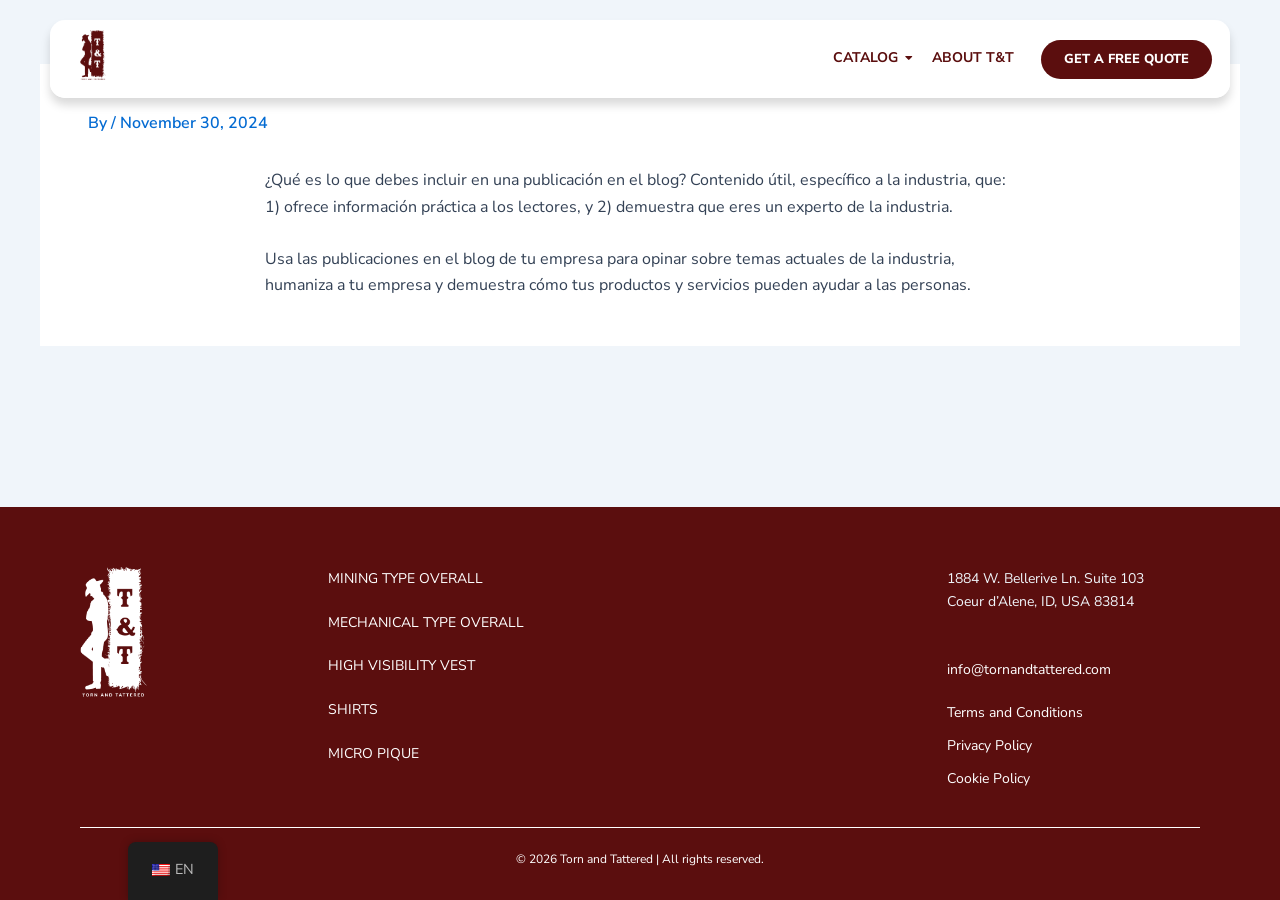
<file: blog-post-title.html>
<!DOCTYPE html>
<html lang="en-US">
<head><meta charset="UTF-8">
<script id="cookieyes" type="text/javascript" src="https://cdn-cookieyes.com/client_data/0b4a0026dcfcf3ad224d3742/script.js"></script>

<meta name="viewport" content="width=device-width, initial-scale=1">
	<meta name="robots" content="index, follow, max-image-preview:large, max-snippet:-1, max-video-preview:-1">

	<!-- This site is optimized with the Yoast SEO plugin v27.3 - https://yoast.com/product/yoast-seo-wordpress/ -->
	<title>Título de la publicación en el blog - Torn and Tattered</title>
	<link rel="canonical" href="./index.html">
	<meta property="og:locale" content="en_US">
	<meta property="og:type" content="article">
	<meta property="og:title" content="Título de la publicación en el blog - Torn and Tattered">
	<meta property="og:description" content="¿Qué es lo que debes incluir en una publicación en el blog? Contenido útil, específico a la industria, que: 1) ofrece información práctica a los lectores, y 2) demuestra que eres un experto de la industria. Usa las publicaciones en el blog de tu empresa para opinar sobre temas actuales de la industria, humaniza a tu empresa y demuestra cómo tus productos y servicios pueden ayudar a las personas.">
	<meta property="og:url" content="./index.html">
	<meta property="og:site_name" content="Torn and Tattered">
	<meta property="article:published_time" content="2024-11-30T19:43:39+00:00">
	<meta property="og:image" content="./assets/images/OG_IMAGE.webp">
	<meta property="og:image:width" content="1920">
	<meta property="og:image:height" content="1080">
	<meta property="og:image:type" content="image/webp">
	<meta name="twitter:card" content="summary_large_image">
	<script type="application/ld+json" class="yoast-schema-graph">{"@context":"https:\/\/schema.org","@graph":[{"@type":"Article","@id":"\/blog-post-title\/#article","isPartOf":{"@id":"\/blog-post-title\/"},"author":{"name":"","@id":""},"headline":"Título de la publicación en el blog","datePublished":"2024-11-30T19:43:39+00:00","mainEntityOfPage":{"@id":"\/blog-post-title\/"},"wordCount":81,"commentCount":0,"publisher":{"@id":"\/#organization"},"inLanguage":"en-US","potentialAction":[{"@type":"CommentAction","name":"Comment","target":["\/blog-post-title\/#respond"]}]},{"@type":"WebPage","@id":"\/blog-post-title\/","url":"\/blog-post-title\/","name":"Título de la publicación en el blog - Torn and Tattered","isPartOf":{"@id":"\/#website"},"datePublished":"2024-11-30T19:43:39+00:00","breadcrumb":{"@id":"\/blog-post-title\/#breadcrumb"},"inLanguage":"en-US","potentialAction":[{"@type":"ReadAction","target":["\/blog-post-title\/"]}]},{"@type":"BreadcrumbList","@id":"\/blog-post-title\/#breadcrumb","itemListElement":[{"@type":"ListItem","position":1,"name":"Portada","item":"\/"},{"@type":"ListItem","position":2,"name":"Título de la publicación en el blog"}]},{"@type":"WebSite","@id":"\/#website","url":"\/","name":"Torn and Tattered","description":"","publisher":{"@id":"\/#organization"},"potentialAction":[{"@type":"SearchAction","target":{"@type":"EntryPoint","urlTemplate":"\/?s={search_term_string}"},"query-input":{"@type":"PropertyValueSpecification","valueRequired":true,"valueName":"search_term_string"}}],"inLanguage":"en-US"},{"@type":"Organization","@id":"\/#organization","name":"Torn and Tattered","url":"\/","logo":{"@type":"ImageObject","inLanguage":"en-US","@id":"\/#\/schema\/logo\/image\/","url":"\/wp-content\/uploads\/2024\/11\/LOGO.png","contentUrl":"\/wp-content\/uploads\/2024\/11\/LOGO.png","width":71,"height":136,"caption":"Torn and Tattered"},"image":{"@id":"\/#\/schema\/logo\/image\/"}}]}</script>
	<link rel="alternate" hreflang="en-US" href="./index.html">
<link rel="alternate" hreflang="es-MX" href="./es/blog-post-title/index.html">
<link rel="alternate" hreflang="en" href="./index.html">
<link rel="alternate" hreflang="es" href="./es/blog-post-title/index.html">
<script>
    (function(h,o,t,j,a,r){
        h.hj=h.hj||function(){(h.hj.q=h.hj.q||[]).push(arguments)};
        h._hjSettings={hjid:5226902,hjsv:6};
        a=o.getElementsByTagName('head')[0];
        r=o.createElement('script');r.async=1;
        r.src=t+h._hjSettings.hjid+j+h._hjSettings.hjsv;
        a.appendChild(r);
    })(window,document,'https://static.hotjar.com/c/hotjar-','.js?sv=');
</script><link rel="icon" href="./assets/images/FAVICON-32x32.png" sizes="32x32">
<link rel="icon" href="./assets/images/FAVICON-192x192.png" sizes="192x192">
<link rel="apple-touch-icon" href="./assets/images/FAVICON-180x180.png">
<meta name="msapplication-TileImage" content="./assets/images/FAVICON-270x270.png">
<link rel="dns-prefetch" href="//fonts.googleapis.com">
<link href="https://fonts.googleapis.com/" rel="preconnect">
<link href="https://fonts.gstatic.com/" crossorigin="anonymous" rel="preconnect">
<link rel="stylesheet" id="astra-google-fonts-css" href="https://fonts.googleapis.com/css?family=Nunito+Sans%3A400%2C%2C900&amp;display=swap&amp;ver=4.12.6" media="all">
<link rel="stylesheet" id="site-main-css" href="./css/site.css" media="all">

</head>

<body itemtype="https://schema.org/Blog" itemscope="itemscope" class="wp-singular post-template-default single single-post postid-6 single-format-standard wp-custom-logo wp-embed-responsive wp-theme-astra translatepress-en_US ehf-header ehf-footer ehf-template-astra ehf-stylesheet-astra ast-desktop ast-narrow-container ast-separate-container ast-no-sidebar astra-4.12.6 ast-blog-single-style-1 ast-single-post ast-inherit-site-logo-transparent ast-hfb-header ast-normal-title-enabled elementor-default elementor-kit-12">

<a class="skip-link screen-reader-text" href="#content">
		Skip to content</a>

<div class="hfeed site" id="page">
			<header id="masthead" itemscope="itemscope" itemtype="https://schema.org/WPHeader">
			<p class="main-title bhf-hidden" itemprop="headline"><a href="./index.html" title="Torn and Tattered" rel="home">Torn and Tattered</a></p>
					<div data-elementor-type="wp-post" data-elementor-id="55" class="elementor elementor-55">
						<section class="elementor-section elementor-top-section elementor-element elementor-element-dd98217 elementor-section-full_width she-header-yes she-header-transparent-yes elementor-section-height-default elementor-section-height-default wpr-particle-no wpr-jarallax-no wpr-parallax-no wpr-sticky-section-no" data-id="dd98217" data-element_type="section" data-e-type="section" data-settings="{&quot;transparent&quot;:&quot;yes&quot;,&quot;scroll_distance&quot;:{&quot;unit&quot;:&quot;px&quot;,&quot;size&quot;:0,&quot;sizes&quot;:[]},&quot;transparent_header_show&quot;:&quot;yes&quot;,&quot;transparent_on&quot;:[&quot;desktop&quot;,&quot;tablet&quot;,&quot;mobile&quot;],&quot;scroll_distance_tablet&quot;:{&quot;unit&quot;:&quot;px&quot;,&quot;size&quot;:&quot;&quot;,&quot;sizes&quot;:[]},&quot;scroll_distance_mobile&quot;:{&quot;unit&quot;:&quot;px&quot;,&quot;size&quot;:&quot;&quot;,&quot;sizes&quot;:[]},&quot;she_offset_top&quot;:{&quot;unit&quot;:&quot;px&quot;,&quot;size&quot;:0,&quot;sizes&quot;:[]},&quot;she_offset_top_tablet&quot;:{&quot;unit&quot;:&quot;px&quot;,&quot;size&quot;:&quot;&quot;,&quot;sizes&quot;:[]},&quot;she_offset_top_mobile&quot;:{&quot;unit&quot;:&quot;px&quot;,&quot;size&quot;:&quot;&quot;,&quot;sizes&quot;:[]},&quot;she_width&quot;:{&quot;unit&quot;:&quot;%&quot;,&quot;size&quot;:100,&quot;sizes&quot;:[]},&quot;she_width_tablet&quot;:{&quot;unit&quot;:&quot;px&quot;,&quot;size&quot;:&quot;&quot;,&quot;sizes&quot;:[]},&quot;she_width_mobile&quot;:{&quot;unit&quot;:&quot;px&quot;,&quot;size&quot;:&quot;&quot;,&quot;sizes&quot;:[]},&quot;she_padding&quot;:{&quot;unit&quot;:&quot;px&quot;,&quot;top&quot;:0,&quot;right&quot;:&quot;&quot;,&quot;bottom&quot;:0,&quot;left&quot;:&quot;&quot;,&quot;isLinked&quot;:true},&quot;she_padding_tablet&quot;:{&quot;unit&quot;:&quot;px&quot;,&quot;top&quot;:&quot;&quot;,&quot;right&quot;:&quot;&quot;,&quot;bottom&quot;:&quot;&quot;,&quot;left&quot;:&quot;&quot;,&quot;isLinked&quot;:true},&quot;she_padding_mobile&quot;:{&quot;unit&quot;:&quot;px&quot;,&quot;top&quot;:&quot;&quot;,&quot;right&quot;:&quot;&quot;,&quot;bottom&quot;:&quot;&quot;,&quot;left&quot;:&quot;&quot;,&quot;isLinked&quot;:true}}">
						<div class="elementor-container elementor-column-gap-no">
					<div class="elementor-column elementor-col-100 elementor-top-column elementor-element elementor-element-a8b1272" data-id="a8b1272" data-element_type="column" data-e-type="column" data-settings="{&quot;background_background&quot;:&quot;classic&quot;}">
			<div class="elementor-widget-wrap elementor-element-populated">
						<section class="elementor-section elementor-inner-section elementor-element elementor-element-9b298c6 elementor-section-full_width elementor-section-height-default elementor-section-height-default wpr-particle-no wpr-jarallax-no wpr-parallax-no wpr-sticky-section-no" data-id="9b298c6" data-element_type="section" data-e-type="section">
						<div class="elementor-container elementor-column-gap-default">
					<div class="elementor-column elementor-col-33 elementor-inner-column elementor-element elementor-element-a786c35" data-id="a786c35" data-element_type="column" data-e-type="column">
			<div class="elementor-widget-wrap elementor-element-populated">
						<div class="elementor-element elementor-element-5f20aef elementor-widget elementor-widget-site-logo" data-id="5f20aef" data-element_type="widget" data-e-type="widget" data-settings="{&quot;align&quot;:&quot;left&quot;,&quot;width&quot;:{&quot;unit&quot;:&quot;%&quot;,&quot;size&quot;:&quot;&quot;,&quot;sizes&quot;:[]},&quot;width_tablet&quot;:{&quot;unit&quot;:&quot;%&quot;,&quot;size&quot;:&quot;&quot;,&quot;sizes&quot;:[]},&quot;width_mobile&quot;:{&quot;unit&quot;:&quot;%&quot;,&quot;size&quot;:&quot;&quot;,&quot;sizes&quot;:[]},&quot;space&quot;:{&quot;unit&quot;:&quot;%&quot;,&quot;size&quot;:&quot;&quot;,&quot;sizes&quot;:[]},&quot;space_tablet&quot;:{&quot;unit&quot;:&quot;%&quot;,&quot;size&quot;:&quot;&quot;,&quot;sizes&quot;:[]},&quot;space_mobile&quot;:{&quot;unit&quot;:&quot;%&quot;,&quot;size&quot;:&quot;&quot;,&quot;sizes&quot;:[]},&quot;image_border_radius&quot;:{&quot;unit&quot;:&quot;px&quot;,&quot;top&quot;:&quot;&quot;,&quot;right&quot;:&quot;&quot;,&quot;bottom&quot;:&quot;&quot;,&quot;left&quot;:&quot;&quot;,&quot;isLinked&quot;:true},&quot;image_border_radius_tablet&quot;:{&quot;unit&quot;:&quot;px&quot;,&quot;top&quot;:&quot;&quot;,&quot;right&quot;:&quot;&quot;,&quot;bottom&quot;:&quot;&quot;,&quot;left&quot;:&quot;&quot;,&quot;isLinked&quot;:true},&quot;image_border_radius_mobile&quot;:{&quot;unit&quot;:&quot;px&quot;,&quot;top&quot;:&quot;&quot;,&quot;right&quot;:&quot;&quot;,&quot;bottom&quot;:&quot;&quot;,&quot;left&quot;:&quot;&quot;,&quot;isLinked&quot;:true},&quot;caption_padding&quot;:{&quot;unit&quot;:&quot;px&quot;,&quot;top&quot;:&quot;&quot;,&quot;right&quot;:&quot;&quot;,&quot;bottom&quot;:&quot;&quot;,&quot;left&quot;:&quot;&quot;,&quot;isLinked&quot;:true},&quot;caption_padding_tablet&quot;:{&quot;unit&quot;:&quot;px&quot;,&quot;top&quot;:&quot;&quot;,&quot;right&quot;:&quot;&quot;,&quot;bottom&quot;:&quot;&quot;,&quot;left&quot;:&quot;&quot;,&quot;isLinked&quot;:true},&quot;caption_padding_mobile&quot;:{&quot;unit&quot;:&quot;px&quot;,&quot;top&quot;:&quot;&quot;,&quot;right&quot;:&quot;&quot;,&quot;bottom&quot;:&quot;&quot;,&quot;left&quot;:&quot;&quot;,&quot;isLinked&quot;:true},&quot;caption_space&quot;:{&quot;unit&quot;:&quot;px&quot;,&quot;size&quot;:0,&quot;sizes&quot;:[]},&quot;caption_space_tablet&quot;:{&quot;unit&quot;:&quot;px&quot;,&quot;size&quot;:&quot;&quot;,&quot;sizes&quot;:[]},&quot;caption_space_mobile&quot;:{&quot;unit&quot;:&quot;px&quot;,&quot;size&quot;:&quot;&quot;,&quot;sizes&quot;:[]}}" data-widget_type="site-logo.default">
				<div class="elementor-widget-container">
							<div class="hfe-site-logo">
													<a data-elementor-open-lightbox="" class="elementor-clickable" href="./index.html">
							<div class="hfe-site-logo-set">           
				<div class="hfe-site-logo-container">
									<img class="hfe-site-logo-img elementor-animation-" src="./assets/images/LOGO.png" alt="default-logo">
				</div>
			</div>
							</a>
						</div>  
							</div>
				</div>
					</div>
		</div>
				<div class="elementor-column elementor-col-33 elementor-inner-column elementor-element elementor-element-d90dd6a" data-id="d90dd6a" data-element_type="column" data-e-type="column">
			<div class="elementor-widget-wrap elementor-element-populated">
						<div class="elementor-element elementor-element-b91d23b wpr-main-menu-align-right wpr-main-menu-align--tabletright wpr-main-menu-align--mobileright wpr-pointer-underline wpr-pointer-line-fx wpr-pointer-fx-fade wpr-sub-icon-caret-down wpr-sub-menu-fx-fade wpr-nav-menu-bp-mobile wpr-mobile-menu-full-width wpr-mobile-menu-item-align-center wpr-mobile-toggle-v1 wpr-sub-divider-yes wpr-mobile-divider-yes elementor-widget elementor-widget-wpr-nav-menu" data-id="b91d23b" data-element_type="widget" data-e-type="widget" data-settings="{&quot;menu_layout&quot;:&quot;horizontal&quot;}" data-widget_type="wpr-nav-menu.default">
				<div class="elementor-widget-container">
					<nav class="wpr-nav-menu-container wpr-nav-menu-horizontal" data-trigger="hover" data-consider-header="" data-scroll-speed="500"><ul id="menu-1-b91d23b" class="wpr-nav-menu"><li class="menu-item menu-item-type-custom menu-item-object-custom menu-item-has-children menu-item-417"><a aria-haspopup="true" aria-expanded="false" href="#" class="wpr-menu-item wpr-pointer-item">CATALOG<i class="wpr-sub-icon fas" aria-hidden="true"></i></a>
<ul class="sub-menu wpr-sub-menu">
	<li class="menu-item menu-item-type-custom menu-item-object-custom menu-item-home menu-item-423"><a href="./index.html#miningoverall" class="wpr-sub-menu-item menu-link">Mining Type Overall</a></li>
	<li class="menu-item menu-item-type-custom menu-item-object-custom menu-item-home menu-item-424"><a href="./index.html#mechanical" class="wpr-sub-menu-item menu-link">Mechanical Type Overall</a></li>
	<li class="menu-item menu-item-type-custom menu-item-object-custom menu-item-home menu-item-425"><a href="./index.html#high" class="wpr-sub-menu-item menu-link">High Visibility Vest</a></li>
	<li class="menu-item menu-item-type-custom menu-item-object-custom menu-item-home menu-item-426"><a href="./index.html#shirts" class="wpr-sub-menu-item menu-link">Shirts</a></li>
	<li class="menu-item menu-item-type-custom menu-item-object-custom menu-item-home menu-item-430"><a href="./index.html#pique" class="wpr-sub-menu-item menu-link">Micro Pique</a></li>
</ul>
</li>
<li class="menu-item menu-item-type-custom menu-item-object-custom menu-item-home menu-item-418"><a href="./index.html#about" class="wpr-menu-item wpr-pointer-item menu-link">ABOUT T&amp;T</a></li>
</ul></nav><nav class="wpr-mobile-nav-menu-container"><div class="wpr-mobile-toggle-wrap"><div class="wpr-mobile-toggle"><span class="wpr-mobile-toggle-line"></span><span class="wpr-mobile-toggle-line"></span><span class="wpr-mobile-toggle-line"></span></div></div><ul id="mobile-menu-2-b91d23b" class="wpr-mobile-nav-menu"><li class="menu-item menu-item-type-custom menu-item-object-custom menu-item-has-children menu-item-417"><a aria-expanded="false" href="#" class="wpr-mobile-menu-item menu-link">CATALOG<span role="button" class="dropdown-menu-toggle ast-header-navigation-arrow" tabindex="0" aria-expanded="false" aria-label="Menu Toggle" aria-haspopup="true"></span></a>
<ul class="sub-menu wpr-sub-menu">
	<li class="menu-item menu-item-type-custom menu-item-object-custom menu-item-home menu-item-423"><a href="./index.html#miningoverall" class="wpr-mobile-sub-menu-item menu-link">Mining Type Overall</a></li>
	<li class="menu-item menu-item-type-custom menu-item-object-custom menu-item-home menu-item-424"><a href="./index.html#mechanical" class="wpr-mobile-sub-menu-item menu-link">Mechanical Type Overall</a></li>
	<li class="menu-item menu-item-type-custom menu-item-object-custom menu-item-home menu-item-425"><a href="./index.html#high" class="wpr-mobile-sub-menu-item menu-link">High Visibility Vest</a></li>
	<li class="menu-item menu-item-type-custom menu-item-object-custom menu-item-home menu-item-426"><a href="./index.html#shirts" class="wpr-mobile-sub-menu-item menu-link">Shirts</a></li>
	<li class="menu-item menu-item-type-custom menu-item-object-custom menu-item-home menu-item-430"><a href="./index.html#pique" class="wpr-mobile-sub-menu-item menu-link">Micro Pique</a></li>
</ul>
</li>
<li class="menu-item menu-item-type-custom menu-item-object-custom menu-item-home menu-item-418"><a href="./index.html#about" class="wpr-mobile-menu-item menu-link">ABOUT T&amp;T</a></li>
</ul></nav>				</div>
				</div>
					</div>
		</div>
				<div class="elementor-column elementor-col-33 elementor-inner-column elementor-element elementor-element-59165d9" data-id="59165d9" data-element_type="column" data-e-type="column">
			<div class="elementor-widget-wrap elementor-element-populated">
						<div class="elementor-element elementor-element-10b98bd elementor-align-justify elementor-widget elementor-widget-button" data-id="10b98bd" data-element_type="widget" data-e-type="widget" data-widget_type="button.default">
				<div class="elementor-widget-container">
									<div class="elementor-button-wrapper">
					<a class="elementor-button elementor-button-link elementor-size-sm elementor-animation-shrink" href="./index.html#contact">
						<span class="elementor-button-content-wrapper">
									<span class="elementor-button-text">GET A FREE QUOTE</span>
					</span>
					</a>
				</div>
								</div>
				</div>
					</div>
		</div>
					</div>
		</section>
					</div>
		</div>
					</div>
		</section>
				</div>
				</header>

		<div id="content" class="site-content">
		<div class="ast-container">
		

	<div id="primary" class="content-area primary">

		
					<main id="main" class="site-main">
				

<article class="post-6 post type-post status-publish format-standard hentry ast-article-single" id="post-6" itemtype="https://schema.org/CreativeWork" itemscope="itemscope">

	
	
<div class="ast-post-format- ast-no-thumb single-layout-1">

	
	
		<header class="entry-header ">

			
			<h1 class="entry-title" itemprop="headline">Título de la publicación en el blog</h1><div class="entry-meta">By <span class="posted-by vcard author" itemtype="https://schema.org/Person" itemscope="itemscope" itemprop="author">			<a title="View all posts by " href="./author/index.html" rel="author" class="url fn n" itemprop="url">
				<span class="author-name" itemprop="name">
							</span>
			</a>
		</span>

		 / <span class="posted-on"><span class="published" itemprop="datePublished"> November 30, 2024 </span></span></div>
			
		</header><!-- .entry-header -->

	
	
	<div class="entry-content clear" data-ast-blocks-layout="true" itemprop="text">

		
		
<p>¿Qué es lo que debes incluir en una publicación en el blog? Contenido útil, específico a la industria, que: 1) ofrece información práctica a los lectores, y 2) demuestra que eres un experto de la industria.</p>



<p>Usa las publicaciones en el blog de tu empresa para opinar sobre temas actuales de la industria, humaniza a tu empresa y demuestra cómo tus productos y servicios pueden ayudar a las personas.</p>

		
		
			</div><!-- .entry-content .clear -->
</div>

	
</article><!-- #post-## -->

			</main><!-- #main -->
			
		
	</div><!-- #primary -->


	</div> <!-- ast-container -->
	</div><!-- #content -->
		<footer itemtype="https://schema.org/WPFooter" itemscope="itemscope" id="colophon" role="contentinfo">
			<div class="footer-width-fixer">		<div data-elementor-type="wp-post" data-elementor-id="443" class="elementor elementor-443">
						<section class="elementor-section elementor-top-section elementor-element elementor-element-5d41ca9 elementor-section-full_width elementor-section-height-default elementor-section-height-default wpr-particle-no wpr-jarallax-no wpr-parallax-no wpr-sticky-section-no" data-id="5d41ca9" data-element_type="section" data-e-type="section" data-settings="{&quot;background_background&quot;:&quot;classic&quot;}">
						<div class="elementor-container elementor-column-gap-no">
					<div class="elementor-column elementor-col-100 elementor-top-column elementor-element elementor-element-69d95e7" data-id="69d95e7" data-element_type="column" data-e-type="column">
			<div class="elementor-widget-wrap elementor-element-populated">
						<section class="elementor-section elementor-inner-section elementor-element elementor-element-3d22904 elementor-section-boxed elementor-section-height-default elementor-section-height-default wpr-particle-no wpr-jarallax-no wpr-parallax-no wpr-sticky-section-no" data-id="3d22904" data-element_type="section" data-e-type="section">
						<div class="elementor-container elementor-column-gap-default">
					<div class="elementor-column elementor-col-33 elementor-inner-column elementor-element elementor-element-a846a0f" data-id="a846a0f" data-element_type="column" data-e-type="column">
			<div class="elementor-widget-wrap elementor-element-populated">
						<div class="elementor-element elementor-element-2b32433 elementor-widget elementor-widget-image" data-id="2b32433" data-element_type="widget" data-e-type="widget" data-widget_type="image.default">
				<div class="elementor-widget-container">
																<a href="./index.html">
							<img width="112" height="216" src="./assets/images/LOGO_FOOTER.png" class="attachment-full size-full wp-image-458" alt="">								</a>
															</div>
				</div>
					</div>
		</div>
				<div class="elementor-column elementor-col-33 elementor-inner-column elementor-element elementor-element-f81d60d" data-id="f81d60d" data-element_type="column" data-e-type="column">
			<div class="elementor-widget-wrap elementor-element-populated">
						<div class="elementor-element elementor-element-cfb336f elementor-widget elementor-widget-text-editor" data-id="cfb336f" data-element_type="widget" data-e-type="widget" data-widget_type="text-editor.default">
				<div class="elementor-widget-container">
									<p><span style="color: #ffffff;"><a style="color: #ffffff;" href="#miningoverall">MINING TYPE OVERALL</a></span></p>								</div>
				</div>
				<div class="elementor-element elementor-element-dc7da20 elementor-widget elementor-widget-text-editor" data-id="dc7da20" data-element_type="widget" data-e-type="widget" data-widget_type="text-editor.default">
				<div class="elementor-widget-container">
									<p><span style="color: #ffffff;"><a style="color: #ffffff;" href="#mechanical">MECHANICAL TYPE OVERALL</a></span></p>								</div>
				</div>
				<div class="elementor-element elementor-element-765e6a8 elementor-widget elementor-widget-text-editor" data-id="765e6a8" data-element_type="widget" data-e-type="widget" data-widget_type="text-editor.default">
				<div class="elementor-widget-container">
									<p><span style="color: #ffffff;"><a style="color: #ffffff;" href="#high">HIGH VISIBILITY VEST</a></span></p>								</div>
				</div>
				<div class="elementor-element elementor-element-1778407 elementor-widget elementor-widget-text-editor" data-id="1778407" data-element_type="widget" data-e-type="widget" data-widget_type="text-editor.default">
				<div class="elementor-widget-container">
									<p><span style="color: #ffffff;"><a style="color: #ffffff;" href="#shirts"><span style="color: #ffffff;">SHIRTS</span></a></span></p>								</div>
				</div>
				<div class="elementor-element elementor-element-bf7129c elementor-widget elementor-widget-text-editor" data-id="bf7129c" data-element_type="widget" data-e-type="widget" data-widget_type="text-editor.default">
				<div class="elementor-widget-container">
									<p><a href="#pique"><span style="color: #ffffff;">MICRO PIQUE</span></a></p>								</div>
				</div>
					</div>
		</div>
				<div class="elementor-column elementor-col-33 elementor-inner-column elementor-element elementor-element-934a789" data-id="934a789" data-element_type="column" data-e-type="column">
			<div class="elementor-widget-wrap elementor-element-populated">
						<div class="elementor-element elementor-element-269acc0 elementor-widget elementor-widget-text-editor" data-id="269acc0" data-element_type="widget" data-e-type="widget" data-widget_type="text-editor.default">
				<div class="elementor-widget-container">
									<p>1884 W. Bellerive Ln. Suite 103<br>Coeur d’Alene, ID, USA 83814</p>								</div>
				</div>
				<div class="elementor-element elementor-element-2ad83dc elementor-widget elementor-widget-text-editor" data-id="2ad83dc" data-element_type="widget" data-e-type="widget" data-widget_type="text-editor.default">
				<div class="elementor-widget-container">
									<p><span style="color: #ffffff;"><a style="color: #ffffff;" href="mailto:info@tornandtattered.com">info@tornandtattered.com</a></span></p>								</div>
				</div>
				<div class="elementor-element elementor-element-bf0ef90 elementor-widget-mobile__width-inherit elementor-widget elementor-widget-text-editor" data-id="bf0ef90" data-element_type="widget" data-e-type="widget" data-widget_type="text-editor.default">
				<div class="elementor-widget-container">
									<p><a href="./terms-and-conditions.html"><span style="color: #ffffff;">Terms and Conditions</span></a></p>								</div>
				</div>
				<div class="elementor-element elementor-element-4f7f7ae elementor-widget-mobile__width-inherit elementor-widget elementor-widget-text-editor" data-id="4f7f7ae" data-element_type="widget" data-e-type="widget" data-widget_type="text-editor.default">
				<div class="elementor-widget-container">
									<p><a href="./privacy-policy.html"><span style="color: #ffffff;">Privacy Policy</span></a></p>								</div>
				</div>
				<div class="elementor-element elementor-element-4c400e3 elementor-widget elementor-widget-text-editor" data-id="4c400e3" data-element_type="widget" data-e-type="widget" data-widget_type="text-editor.default">
				<div class="elementor-widget-container">
									<p><a href="./cookie-policy.html"><span style="color: #ffffff;">Cookie Policy</span></a></p>								</div>
				</div>
					</div>
		</div>
					</div>
		</section>
				<section class="elementor-section elementor-inner-section elementor-element elementor-element-3c86f87 elementor-section-boxed elementor-section-height-default elementor-section-height-default wpr-particle-no wpr-jarallax-no wpr-parallax-no wpr-sticky-section-no" data-id="3c86f87" data-element_type="section" data-e-type="section">
						<div class="elementor-container elementor-column-gap-default">
					<div class="elementor-column elementor-col-100 elementor-inner-column elementor-element elementor-element-c9ca5cf" data-id="c9ca5cf" data-element_type="column" data-e-type="column">
			<div class="elementor-widget-wrap elementor-element-populated">
						<div class="elementor-element elementor-element-187cc28 elementor-hidden-mobile elementor-widget-divider--view-line elementor-widget elementor-widget-divider" data-id="187cc28" data-element_type="widget" data-e-type="widget" data-widget_type="divider.default">
				<div class="elementor-widget-container">
							<div class="elementor-divider">
			<span class="elementor-divider-separator">
						</span>
		</div>
						</div>
				</div>
				<div class="elementor-element elementor-element-c7fa758 elementor-widget elementor-widget-copyright" data-id="c7fa758" data-element_type="widget" data-e-type="widget" data-settings="{&quot;align&quot;:&quot;center&quot;}" data-widget_type="copyright.default">
				<div class="elementor-widget-container">
							<div class="hfe-copyright-wrapper">
							<span>© 2026 Torn and Tattered | All rights reserved.</span>
					</div>
						</div>
				</div>
					</div>
		</div>
					</div>
		</section>
					</div>
		</div>
					</div>
		</section>
				</div>
		</div>		</footer>
		</div><!-- #page -->
<template id="tp-language" data-tp-language="en_US"></template><div id="trp-floater-ls" onclick="" data-no-translation class="trp-language-switcher-container trp-floater-ls-codes trp-bottom-left trp-color-dark flags-short-names">
            <div id="trp-floater-ls-current-language" class="trp-with-flags">

                <a href="#" class="trp-floater-ls-disabled-language trp-ls-disabled-language" onclick="event.preventDefault()">
					<img class="trp-flag-image" src="./assets/images/flags/en_US.png" width="18" height="12" alt="en_US" title="English">EN				</a>

            </div>
            <div id="trp-floater-ls-language-list" class="trp-with-flags">

                <div class="trp-language-wrap trp-language-wrap-bottom">                    <a href="./es/blog-post-title/index.html" title="Spanish">
          						  <img class="trp-flag-image" src="./assets/images/flags/es_MX.png" width="18" height="12" alt="es_MX" title="Spanish">ES					          </a>
                <a href="#" class="trp-floater-ls-disabled-language trp-ls-disabled-language" onclick="event.preventDefault()"><img class="trp-flag-image" src="./assets/images/flags/en_US.png" width="18" height="12" alt="en_US" title="English">EN</a></div>            </div>
        </div>

    
<div id="ast-scroll-top" tabindex="0" class="ast-scroll-top-icon ast-scroll-to-top-right" data-on-devices="both">
	<span class="ast-icon icon-arrow"><svg class="ast-arrow-svg" xmlns="http://www.w3.org/2000/svg" xmlns:xlink="http://www.w3.org/1999/xlink" version="1.1" x="0px" y="0px" width="26px" height="16.043px" viewbox="57 35.171 26 16.043" enable-background="new 57 35.171 26 16.043" xml:space="preserve">
                <path d="M57.5,38.193l12.5,12.5l12.5-12.5l-2.5-2.5l-10,10l-10-10L57.5,38.193z"></path>
                </svg></span>	<span class="screen-reader-text">Scroll to Top</span>
</div>

<script src="./js/site.js" defer></script>
</body>
</html>
</file>
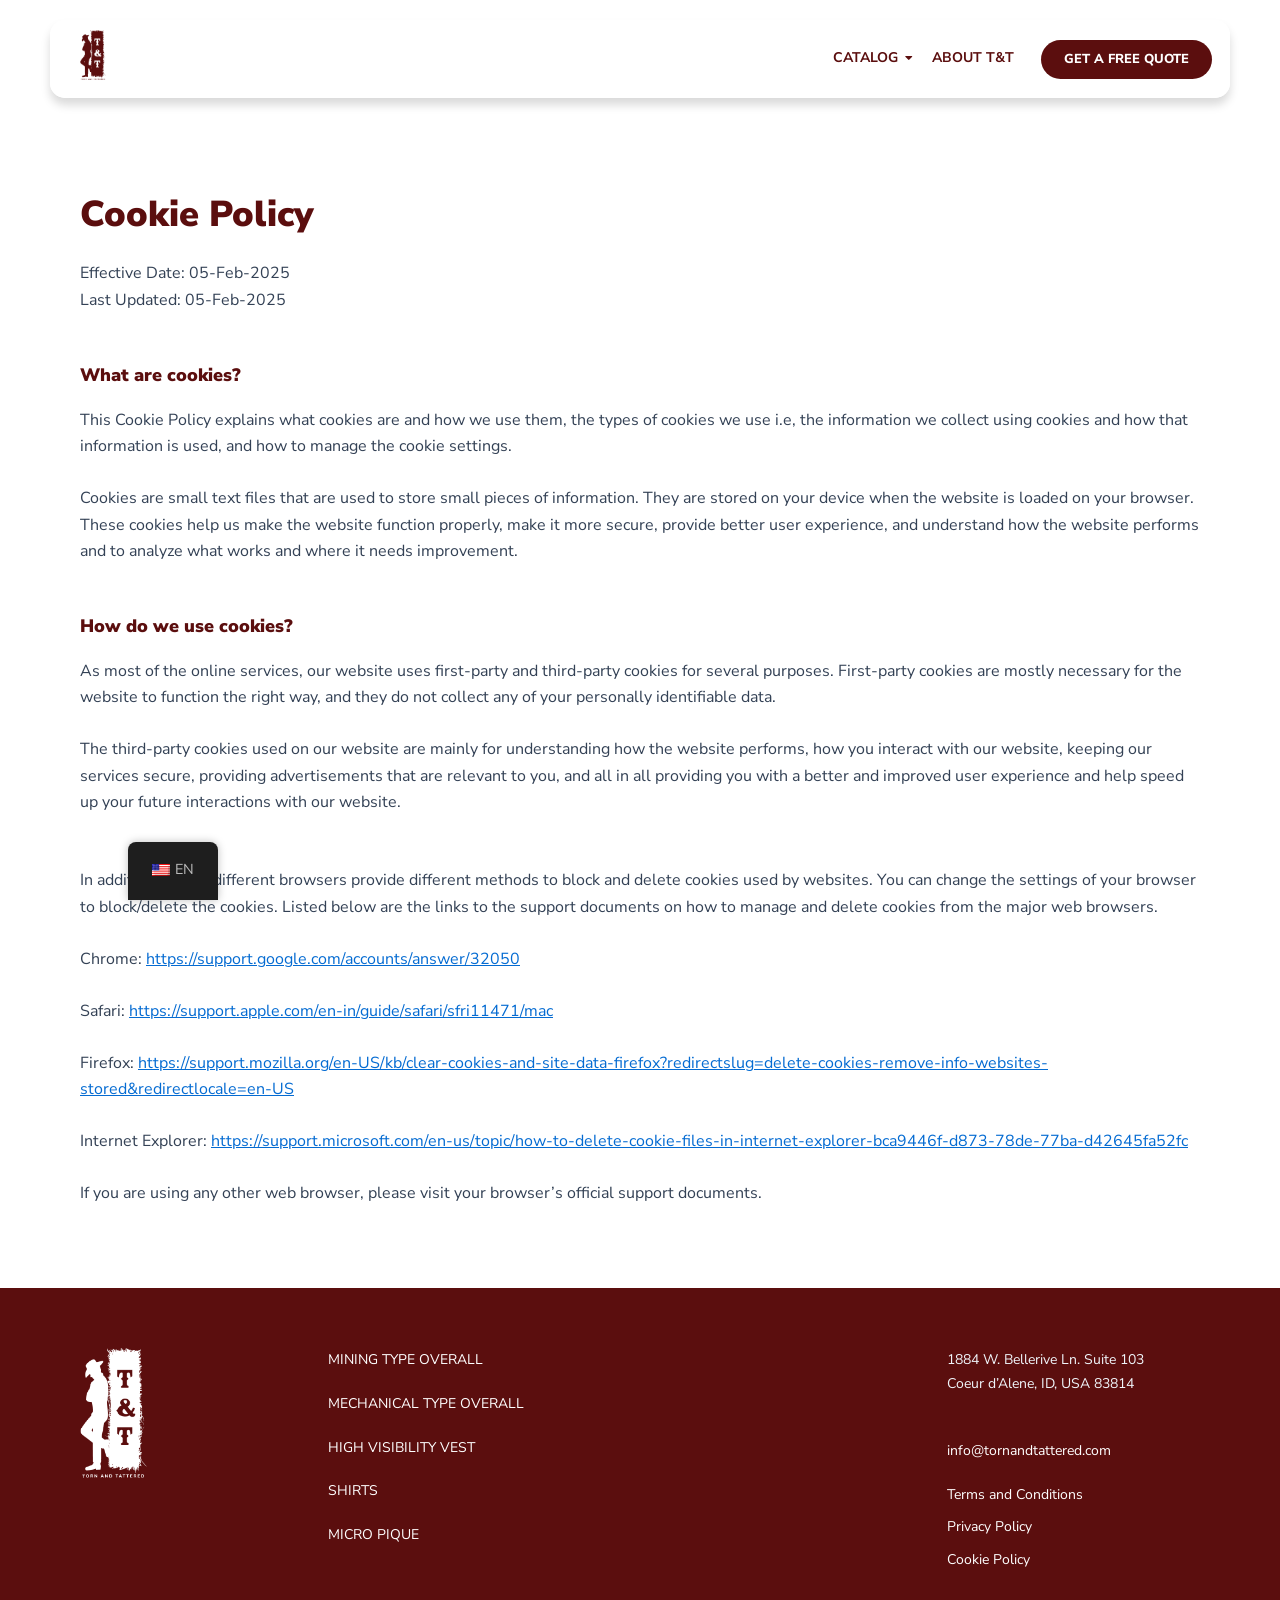
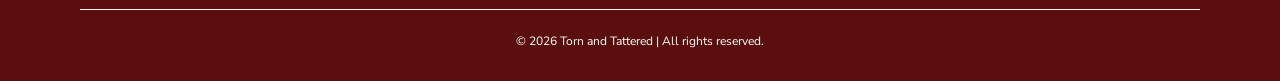
<file: cookie-policy.html>
﻿<!DOCTYPE html>
<html lang="en-US">
<head><meta charset="UTF-8">
<script id="cookieyes" type="text/javascript" src="https://cdn-cookieyes.com/client_data/0b4a0026dcfcf3ad224d3742/script.js"></script>

<meta name="viewport" content="width=device-width, initial-scale=1">
	<meta name="robots" content="index, follow, max-image-preview:large, max-snippet:-1, max-video-preview:-1">

	<!-- This site is optimized with the Yoast SEO plugin v27.3 - https://yoast.com/product/yoast-seo-wordpress/ -->
	<title>Cookie Policy - Torn and Tattered</title>
	<link rel="canonical" href="./index.html">
	<meta property="og:locale" content="en_US">
	<meta property="og:type" content="article">
	<meta property="og:title" content="Cookie Policy - Torn and Tattered">
	<meta property="og:description" content="Cookie Policy Effective Date: 05-Feb-2025 Last Updated: 05-Feb-2025   What are cookies? This Cookie Policy explains what cookies are and how we use them, the types of cookies we use i.e, the information we collect using cookies and how that information is used, and how to manage the cookie settings. Cookies are small text files that are used to store small pieces of information. They are stored on your device when the website is loaded on your browser. These cookies help us make the website function properly, make it more secure, provide better user experience, and understand how the website performs and to analyze what works and where it needs improvement.   How do we use cookies? As most of the online services, our website uses first-party and third-party cookies for several purposes. First-party cookies are mostly necessary for the website to function the right way, and they do not collect any of your personally identifiable data. The third-party cookies used on our website are mainly for understanding how the website performs, how you interact with our website, keeping our services secure, providing advertisements that are relevant to you, and all in all providing you with a better and improved user experience and help speed up your future interactions with our website.   Types of Cookies we use   Manage cookie preferences Cookie Settings You can change your cookie preferences any time by clicking the above button. This will let you revisit the cookie consent banner and change your preferences or withdraw your consent right away. In addition to this, different browsers provide different methods to block and delete cookies used by websites. You can change the settings of your browser to block/delete the cookies. Listed below are the links to the support documents on how to manage and delete cookies from the major web browsers. Chrome: https://support.google.com/accounts/answer/32050 Safari: https://support.apple.com/en-in/guide/safari/sfri11471/mac Firefox: https://support.mozilla.org/en-US/kb/clear-cookies-and-site-data-firefox?redirectslug=delete-cookies-remove-info-websites-stored&amp;redirectlocale=en-US Internet Explorer: https://support.microsoft.com/en-us/topic/how-to-delete-cookie-files-in-internet-explorer-bca9446f-d873-78de-77ba-d42645fa52fc If you are using any other web browser, please visit your browser’s official support documents.  ">
	<meta property="og:url" content="./index.html">
	<meta property="og:site_name" content="Torn and Tattered">
	<meta property="article:modified_time" content="2025-02-05T23:40:20+00:00">
	<meta property="og:image" content="./assets/images/OG_IMAGE.webp">
	<meta property="og:image:width" content="1920">
	<meta property="og:image:height" content="1080">
	<meta property="og:image:type" content="image/webp">
	<meta name="twitter:card" content="summary_large_image">
	<meta name="twitter:label1" content="Est. reading time">
	<meta name="twitter:data1" content="2 minutes">
	<script type="application/ld+json" class="yoast-schema-graph">{"@context":"https:\/\/schema.org","@graph":[{"@type":"WebPage","@id":"\/cookie-policy\/","url":"\/cookie-policy\/","name":"Cookie Policy - Torn and Tattered","isPartOf":{"@id":"\/#website"},"datePublished":"2025-02-05T23:25:44+00:00","dateModified":"2025-02-05T23:40:20+00:00","breadcrumb":{"@id":"\/cookie-policy\/#breadcrumb"},"inLanguage":"en-US","potentialAction":[{"@type":"ReadAction","target":["\/cookie-policy\/"]}]},{"@type":"BreadcrumbList","@id":"\/cookie-policy\/#breadcrumb","itemListElement":[{"@type":"ListItem","position":1,"name":"Portada","item":"\/"},{"@type":"ListItem","position":2,"name":"Cookie Policy"}]},{"@type":"WebSite","@id":"\/#website","url":"\/","name":"Torn and Tattered","description":"","publisher":{"@id":"\/#organization"},"potentialAction":[{"@type":"SearchAction","target":{"@type":"EntryPoint","urlTemplate":"\/?s={search_term_string}"},"query-input":{"@type":"PropertyValueSpecification","valueRequired":true,"valueName":"search_term_string"}}],"inLanguage":"en-US"},{"@type":"Organization","@id":"\/#organization","name":"Torn and Tattered","url":"\/","logo":{"@type":"ImageObject","inLanguage":"en-US","@id":"\/#\/schema\/logo\/image\/","url":"\/wp-content\/uploads\/2024\/11\/LOGO.png","contentUrl":"\/wp-content\/uploads\/2024\/11\/LOGO.png","width":71,"height":136,"caption":"Torn and Tattered"},"image":{"@id":"\/#\/schema\/logo\/image\/"}}]}</script>
	<link rel="alternate" hreflang="en-US" href="./index.html">
<link rel="alternate" hreflang="es-MX" href="./es/cookie-policy.html">
<link rel="alternate" hreflang="en" href="./cookie-policy.html">
<link rel="alternate" hreflang="es" href="./es/cookie-policy.html">
<script>
    (function(h,o,t,j,a,r){
        h.hj=h.hj||function(){(h.hj.q=h.hj.q||[]).push(arguments)};
        h._hjSettings={hjid:5226902,hjsv:6};
        a=o.getElementsByTagName('head')[0];
        r=o.createElement('script');r.async=1;
        r.src=t+h._hjSettings.hjid+j+h._hjSettings.hjsv;
        a.appendChild(r);
    })(window,document,'https://static.hotjar.com/c/hotjar-','.js?sv=');
</script><link rel="icon" href="./assets/images/FAVICON-32x32.png" sizes="32x32">
<link rel="icon" href="./assets/images/FAVICON-192x192.png" sizes="192x192">
<link rel="apple-touch-icon" href="./assets/images/FAVICON-180x180.png">
<meta name="msapplication-TileImage" content="./assets/images/FAVICON-270x270.png">
<link rel="dns-prefetch" href="//fonts.googleapis.com">
<link href="https://fonts.googleapis.com/" rel="preconnect">
<link href="https://fonts.gstatic.com/" crossorigin="anonymous" rel="preconnect">
<link rel="stylesheet" id="astra-google-fonts-css" href="https://fonts.googleapis.com/css?family=Nunito+Sans%3A400%2C%2C900&amp;display=swap&amp;ver=4.12.6" media="all">
<link rel="stylesheet" id="site-main-css" href="./css/site.css" media="all">

<style>#content.site-content{padding-top:160px;}@media(max-width:767px){#content.site-content{padding-top:120px;}}</style>
</head>

<body itemtype="https://schema.org/WebPage" itemscope="itemscope" class="wp-singular page-template-default page page-id-795 wp-custom-logo wp-embed-responsive wp-theme-astra translatepress-en_US ehf-header ehf-footer ehf-template-astra ehf-stylesheet-astra ast-desktop ast-page-builder-template ast-no-sidebar astra-4.12.6 ast-single-post ast-inherit-site-logo-transparent ast-hfb-header elementor-default elementor-kit-12 elementor-page elementor-page-795">

<a class="skip-link screen-reader-text" href="#content">
		Skip to content</a>

<div class="hfeed site" id="page">
			<header id="masthead" itemscope="itemscope" itemtype="https://schema.org/WPHeader">
			<p class="main-title bhf-hidden" itemprop="headline"><a href="./index.html" title="Torn and Tattered" rel="home">Torn and Tattered</a></p>
					<div data-elementor-type="wp-post" data-elementor-id="55" class="elementor elementor-55">
						<section class="elementor-section elementor-top-section elementor-element elementor-element-dd98217 elementor-section-full_width she-header-yes she-header-transparent-yes elementor-section-height-default elementor-section-height-default wpr-particle-no wpr-jarallax-no wpr-parallax-no wpr-sticky-section-no" data-id="dd98217" data-element_type="section" data-e-type="section" data-settings="{&quot;transparent&quot;:&quot;yes&quot;,&quot;scroll_distance&quot;:{&quot;unit&quot;:&quot;px&quot;,&quot;size&quot;:0,&quot;sizes&quot;:[]},&quot;transparent_header_show&quot;:&quot;yes&quot;,&quot;transparent_on&quot;:[&quot;desktop&quot;,&quot;tablet&quot;,&quot;mobile&quot;],&quot;scroll_distance_tablet&quot;:{&quot;unit&quot;:&quot;px&quot;,&quot;size&quot;:&quot;&quot;,&quot;sizes&quot;:[]},&quot;scroll_distance_mobile&quot;:{&quot;unit&quot;:&quot;px&quot;,&quot;size&quot;:&quot;&quot;,&quot;sizes&quot;:[]},&quot;she_offset_top&quot;:{&quot;unit&quot;:&quot;px&quot;,&quot;size&quot;:0,&quot;sizes&quot;:[]},&quot;she_offset_top_tablet&quot;:{&quot;unit&quot;:&quot;px&quot;,&quot;size&quot;:&quot;&quot;,&quot;sizes&quot;:[]},&quot;she_offset_top_mobile&quot;:{&quot;unit&quot;:&quot;px&quot;,&quot;size&quot;:&quot;&quot;,&quot;sizes&quot;:[]},&quot;she_width&quot;:{&quot;unit&quot;:&quot;%&quot;,&quot;size&quot;:100,&quot;sizes&quot;:[]},&quot;she_width_tablet&quot;:{&quot;unit&quot;:&quot;px&quot;,&quot;size&quot;:&quot;&quot;,&quot;sizes&quot;:[]},&quot;she_width_mobile&quot;:{&quot;unit&quot;:&quot;px&quot;,&quot;size&quot;:&quot;&quot;,&quot;sizes&quot;:[]},&quot;she_padding&quot;:{&quot;unit&quot;:&quot;px&quot;,&quot;top&quot;:0,&quot;right&quot;:&quot;&quot;,&quot;bottom&quot;:0,&quot;left&quot;:&quot;&quot;,&quot;isLinked&quot;:true},&quot;she_padding_tablet&quot;:{&quot;unit&quot;:&quot;px&quot;,&quot;top&quot;:&quot;&quot;,&quot;right&quot;:&quot;&quot;,&quot;bottom&quot;:&quot;&quot;,&quot;left&quot;:&quot;&quot;,&quot;isLinked&quot;:true},&quot;she_padding_mobile&quot;:{&quot;unit&quot;:&quot;px&quot;,&quot;top&quot;:&quot;&quot;,&quot;right&quot;:&quot;&quot;,&quot;bottom&quot;:&quot;&quot;,&quot;left&quot;:&quot;&quot;,&quot;isLinked&quot;:true}}">
						<div class="elementor-container elementor-column-gap-no">
					<div class="elementor-column elementor-col-100 elementor-top-column elementor-element elementor-element-a8b1272" data-id="a8b1272" data-element_type="column" data-e-type="column" data-settings="{&quot;background_background&quot;:&quot;classic&quot;}">
			<div class="elementor-widget-wrap elementor-element-populated">
						<section class="elementor-section elementor-inner-section elementor-element elementor-element-9b298c6 elementor-section-full_width elementor-section-height-default elementor-section-height-default wpr-particle-no wpr-jarallax-no wpr-parallax-no wpr-sticky-section-no" data-id="9b298c6" data-element_type="section" data-e-type="section">
						<div class="elementor-container elementor-column-gap-default">
					<div class="elementor-column elementor-col-33 elementor-inner-column elementor-element elementor-element-a786c35" data-id="a786c35" data-element_type="column" data-e-type="column">
			<div class="elementor-widget-wrap elementor-element-populated">
						<div class="elementor-element elementor-element-5f20aef elementor-widget elementor-widget-site-logo" data-id="5f20aef" data-element_type="widget" data-e-type="widget" data-settings="{&quot;align&quot;:&quot;left&quot;,&quot;width&quot;:{&quot;unit&quot;:&quot;%&quot;,&quot;size&quot;:&quot;&quot;,&quot;sizes&quot;:[]},&quot;width_tablet&quot;:{&quot;unit&quot;:&quot;%&quot;,&quot;size&quot;:&quot;&quot;,&quot;sizes&quot;:[]},&quot;width_mobile&quot;:{&quot;unit&quot;:&quot;%&quot;,&quot;size&quot;:&quot;&quot;,&quot;sizes&quot;:[]},&quot;space&quot;:{&quot;unit&quot;:&quot;%&quot;,&quot;size&quot;:&quot;&quot;,&quot;sizes&quot;:[]},&quot;space_tablet&quot;:{&quot;unit&quot;:&quot;%&quot;,&quot;size&quot;:&quot;&quot;,&quot;sizes&quot;:[]},&quot;space_mobile&quot;:{&quot;unit&quot;:&quot;%&quot;,&quot;size&quot;:&quot;&quot;,&quot;sizes&quot;:[]},&quot;image_border_radius&quot;:{&quot;unit&quot;:&quot;px&quot;,&quot;top&quot;:&quot;&quot;,&quot;right&quot;:&quot;&quot;,&quot;bottom&quot;:&quot;&quot;,&quot;left&quot;:&quot;&quot;,&quot;isLinked&quot;:true},&quot;image_border_radius_tablet&quot;:{&quot;unit&quot;:&quot;px&quot;,&quot;top&quot;:&quot;&quot;,&quot;right&quot;:&quot;&quot;,&quot;bottom&quot;:&quot;&quot;,&quot;left&quot;:&quot;&quot;,&quot;isLinked&quot;:true},&quot;image_border_radius_mobile&quot;:{&quot;unit&quot;:&quot;px&quot;,&quot;top&quot;:&quot;&quot;,&quot;right&quot;:&quot;&quot;,&quot;bottom&quot;:&quot;&quot;,&quot;left&quot;:&quot;&quot;,&quot;isLinked&quot;:true},&quot;caption_padding&quot;:{&quot;unit&quot;:&quot;px&quot;,&quot;top&quot;:&quot;&quot;,&quot;right&quot;:&quot;&quot;,&quot;bottom&quot;:&quot;&quot;,&quot;left&quot;:&quot;&quot;,&quot;isLinked&quot;:true},&quot;caption_padding_tablet&quot;:{&quot;unit&quot;:&quot;px&quot;,&quot;top&quot;:&quot;&quot;,&quot;right&quot;:&quot;&quot;,&quot;bottom&quot;:&quot;&quot;,&quot;left&quot;:&quot;&quot;,&quot;isLinked&quot;:true},&quot;caption_padding_mobile&quot;:{&quot;unit&quot;:&quot;px&quot;,&quot;top&quot;:&quot;&quot;,&quot;right&quot;:&quot;&quot;,&quot;bottom&quot;:&quot;&quot;,&quot;left&quot;:&quot;&quot;,&quot;isLinked&quot;:true},&quot;caption_space&quot;:{&quot;unit&quot;:&quot;px&quot;,&quot;size&quot;:0,&quot;sizes&quot;:[]},&quot;caption_space_tablet&quot;:{&quot;unit&quot;:&quot;px&quot;,&quot;size&quot;:&quot;&quot;,&quot;sizes&quot;:[]},&quot;caption_space_mobile&quot;:{&quot;unit&quot;:&quot;px&quot;,&quot;size&quot;:&quot;&quot;,&quot;sizes&quot;:[]}}" data-widget_type="site-logo.default">
				<div class="elementor-widget-container">
							<div class="hfe-site-logo">
													<a data-elementor-open-lightbox="" class="elementor-clickable" href="./index.html">
							<div class="hfe-site-logo-set">           
				<div class="hfe-site-logo-container">
									<img class="hfe-site-logo-img elementor-animation-" src="./assets/images/LOGO.png" alt="default-logo">
				</div>
			</div>
							</a>
						</div>  
							</div>
				</div>
					</div>
		</div>
				<div class="elementor-column elementor-col-33 elementor-inner-column elementor-element elementor-element-d90dd6a" data-id="d90dd6a" data-element_type="column" data-e-type="column">
			<div class="elementor-widget-wrap elementor-element-populated">
						<div class="elementor-element elementor-element-b91d23b wpr-main-menu-align-right wpr-main-menu-align--tabletright wpr-main-menu-align--mobileright wpr-pointer-underline wpr-pointer-line-fx wpr-pointer-fx-fade wpr-sub-icon-caret-down wpr-sub-menu-fx-fade wpr-nav-menu-bp-mobile wpr-mobile-menu-full-width wpr-mobile-menu-item-align-center wpr-mobile-toggle-v1 wpr-sub-divider-yes wpr-mobile-divider-yes elementor-widget elementor-widget-wpr-nav-menu" data-id="b91d23b" data-element_type="widget" data-e-type="widget" data-settings="{&quot;menu_layout&quot;:&quot;horizontal&quot;}" data-widget_type="wpr-nav-menu.default">
				<div class="elementor-widget-container">
					<nav class="wpr-nav-menu-container wpr-nav-menu-horizontal" data-trigger="hover" data-consider-header="" data-scroll-speed="500"><ul id="menu-1-b91d23b" class="wpr-nav-menu"><li class="menu-item menu-item-type-custom menu-item-object-custom menu-item-has-children menu-item-417"><a aria-haspopup="true" aria-expanded="false" href="#" class="wpr-menu-item wpr-pointer-item">CATALOG<i class="wpr-sub-icon fas" aria-hidden="true"></i></a>
<ul class="sub-menu wpr-sub-menu">
	<li class="menu-item menu-item-type-custom menu-item-object-custom menu-item-home menu-item-423"><a href="./index.html#miningoverall" class="wpr-sub-menu-item menu-link">Mining Type Overall</a></li>
	<li class="menu-item menu-item-type-custom menu-item-object-custom menu-item-home menu-item-424"><a href="./index.html#mechanical" class="wpr-sub-menu-item menu-link">Mechanical Type Overall</a></li>
	<li class="menu-item menu-item-type-custom menu-item-object-custom menu-item-home menu-item-425"><a href="./index.html#high" class="wpr-sub-menu-item menu-link">High Visibility Vest</a></li>
	<li class="menu-item menu-item-type-custom menu-item-object-custom menu-item-home menu-item-426"><a href="./index.html#shirts" class="wpr-sub-menu-item menu-link">Shirts</a></li>
	<li class="menu-item menu-item-type-custom menu-item-object-custom menu-item-home menu-item-430"><a href="./index.html#pique" class="wpr-sub-menu-item menu-link">Micro Pique</a></li>
</ul>
</li>
<li class="menu-item menu-item-type-custom menu-item-object-custom menu-item-home menu-item-418"><a href="./index.html#about" class="wpr-menu-item wpr-pointer-item menu-link">ABOUT T&amp;T</a></li>
</ul></nav><nav class="wpr-mobile-nav-menu-container"><div class="wpr-mobile-toggle-wrap"><div class="wpr-mobile-toggle"><span class="wpr-mobile-toggle-line"></span><span class="wpr-mobile-toggle-line"></span><span class="wpr-mobile-toggle-line"></span></div></div><ul id="mobile-menu-2-b91d23b" class="wpr-mobile-nav-menu"><li class="menu-item menu-item-type-custom menu-item-object-custom menu-item-has-children menu-item-417"><a aria-expanded="false" href="#" class="wpr-mobile-menu-item menu-link">CATALOG<span role="button" class="dropdown-menu-toggle ast-header-navigation-arrow" tabindex="0" aria-expanded="false" aria-label="Menu Toggle" aria-haspopup="true"></span></a>
<ul class="sub-menu wpr-sub-menu">
	<li class="menu-item menu-item-type-custom menu-item-object-custom menu-item-home menu-item-423"><a href="./index.html#miningoverall" class="wpr-mobile-sub-menu-item menu-link">Mining Type Overall</a></li>
	<li class="menu-item menu-item-type-custom menu-item-object-custom menu-item-home menu-item-424"><a href="./index.html#mechanical" class="wpr-mobile-sub-menu-item menu-link">Mechanical Type Overall</a></li>
	<li class="menu-item menu-item-type-custom menu-item-object-custom menu-item-home menu-item-425"><a href="./index.html#high" class="wpr-mobile-sub-menu-item menu-link">High Visibility Vest</a></li>
	<li class="menu-item menu-item-type-custom menu-item-object-custom menu-item-home menu-item-426"><a href="./index.html#shirts" class="wpr-mobile-sub-menu-item menu-link">Shirts</a></li>
	<li class="menu-item menu-item-type-custom menu-item-object-custom menu-item-home menu-item-430"><a href="./index.html#pique" class="wpr-mobile-sub-menu-item menu-link">Micro Pique</a></li>
</ul>
</li>
<li class="menu-item menu-item-type-custom menu-item-object-custom menu-item-home menu-item-418"><a href="./index.html#about" class="wpr-mobile-menu-item menu-link">ABOUT T&amp;T</a></li>
</ul></nav>				</div>
				</div>
					</div>
		</div>
				<div class="elementor-column elementor-col-33 elementor-inner-column elementor-element elementor-element-59165d9" data-id="59165d9" data-element_type="column" data-e-type="column">
			<div class="elementor-widget-wrap elementor-element-populated">
						<div class="elementor-element elementor-element-10b98bd elementor-align-justify elementor-widget elementor-widget-button" data-id="10b98bd" data-element_type="widget" data-e-type="widget" data-widget_type="button.default">
				<div class="elementor-widget-container">
									<div class="elementor-button-wrapper">
					<a class="elementor-button elementor-button-link elementor-size-sm elementor-animation-shrink" href="./index.html#contact">
						<span class="elementor-button-content-wrapper">
									<span class="elementor-button-text">GET A FREE QUOTE</span>
					</span>
					</a>
				</div>
								</div>
				</div>
					</div>
		</div>
					</div>
		</section>
					</div>
		</div>
					</div>
		</section>
				</div>
				</header>

		<div id="content" class="site-content">
		<div class="ast-container">
		

	<div id="primary" class="content-area primary">

		
					<main id="main" class="site-main">
				<article class="post-795 page type-page status-publish ast-article-single" id="post-795" itemtype="https://schema.org/CreativeWork" itemscope="itemscope">
	
				<header class="entry-header ast-no-thumbnail ast-no-title ast-header-without-markup">
							</header> <!-- .entry-header -->
		
<div class="entry-content clear" itemprop="text">

	
			<div data-elementor-type="wp-page" data-elementor-id="795" class="elementor elementor-795">
						<section class="elementor-section elementor-top-section elementor-element elementor-element-3bbc44c elementor-section-boxed elementor-section-height-default elementor-section-height-default wpr-particle-no wpr-jarallax-no wpr-parallax-no wpr-sticky-section-no" data-id="3bbc44c" data-element_type="section" data-e-type="section">
						<div class="elementor-container elementor-column-gap-default">
					<div class="elementor-column elementor-col-100 elementor-top-column elementor-element elementor-element-2d7b06d" data-id="2d7b06d" data-element_type="column" data-e-type="column">
			<div class="elementor-widget-wrap elementor-element-populated">
						<div class="elementor-element elementor-element-d335618 elementor-widget elementor-widget-spacer" data-id="d335618" data-element_type="widget" data-e-type="widget" data-widget_type="spacer.default">
				<div class="elementor-widget-container">
							<div class="elementor-spacer">
			<div class="elementor-spacer-inner"></div>
		</div>
						</div>
				</div>
				<div class="elementor-element elementor-element-0714905 elementor-widget elementor-widget-html" data-id="0714905" data-element_type="widget" data-e-type="widget" data-widget_type="html.default">
				<div class="elementor-widget-container">
					<h1 class="cookie-policy-h1">Cookie Policy</h1>
<p>
    Effective Date: 05-Feb-2025 <br>
    Last Updated: 05-Feb-2025
</p>

 
<h5>What are cookies?</h5>
<div class="cookie-policy-p"><p>This Cookie Policy explains what cookies are and how we use them, the types of cookies we use i.e, the information we collect using cookies and how that information is used, and how to manage the cookie settings.</p> <p>Cookies are small text files that are used to store small pieces of information. They are stored on your device when the website is loaded on your browser. These cookies help us make the website function properly, make it more secure, provide better user experience, and understand how the website performs and to analyze what works and where it needs improvement.</p></div>

 
<h5>How do we use cookies?</h5>
<div class="cookie-policy-p"><p>As most of the online services, our website uses first-party and third-party cookies for several purposes. First-party cookies are mostly necessary for the website to function the right way, and they do not collect any of your personally identifiable data.</p> <p>The third-party cookies used on our website are mainly for understanding how the website performs, how you interact with our website, keeping our services secure, providing advertisements that are relevant to you, and all in all providing you with a better and improved user experience and help speed up your future interactions with our website.</p></div>

 
<div><p>In addition to this, different browsers provide different methods to block and delete cookies used by websites. You can change the settings of your browser to block/delete the cookies. Listed below are the links to the support documents on how to manage and delete cookies from the major web browsers.</p> <p>Chrome: <a target="_blank" href="https://support.google.com/accounts/answer/32050">https://support.google.com/accounts/answer/32050</a></p><p>Safari: <a target="_blank" href="https://support.apple.com/en-in/guide/safari/sfri11471/mac">https://support.apple.com/en-in/guide/safari/sfri11471/mac</a></p><p>Firefox: <a target="_blank" href="https://support.mozilla.org/en-US/kb/clear-cookies-and-site-data-firefox?redirectslug=delete-cookies-remove-info-websites-stored&amp;redirectlocale=en-US">https://support.mozilla.org/en-US/kb/clear-cookies-and-site-data-firefox?redirectslug=delete-cookies-remove-info-websites-stored&amp;redirectlocale=en-US</a></p><p>Internet Explorer: <a target="_blank" href="https://support.microsoft.com/en-us/topic/how-to-delete-cookie-files-in-internet-explorer-bca9446f-d873-78de-77ba-d42645fa52fc">https://support.microsoft.com/en-us/topic/how-to-delete-cookie-files-in-internet-explorer-bca9446f-d873-78de-77ba-d42645fa52fc</a></p><p>If you are using any other web browser, please visit your browser’s official support documents.</p></div>


 				</div>
				</div>
					</div>
		</div>
					</div>
		</section>
				<section class="elementor-section elementor-top-section elementor-element elementor-element-db8bb16 elementor-section-boxed elementor-section-height-default elementor-section-height-default wpr-particle-no wpr-jarallax-no wpr-parallax-no wpr-sticky-section-no" data-id="db8bb16" data-element_type="section" data-e-type="section">
						<div class="elementor-container elementor-column-gap-default">
					<div class="elementor-column elementor-col-100 elementor-top-column elementor-element elementor-element-d030c9a" data-id="d030c9a" data-element_type="column" data-e-type="column">
			<div class="elementor-widget-wrap elementor-element-populated">
						<div class="elementor-element elementor-element-45e77c9 elementor-widget elementor-widget-spacer" data-id="45e77c9" data-element_type="widget" data-e-type="widget" data-widget_type="spacer.default">
				<div class="elementor-widget-container">
							<div class="elementor-spacer">
			<div class="elementor-spacer-inner"></div>
		</div>
						</div>
				</div>
					</div>
		</div>
					</div>
		</section>
				</div>
		
	
	
</div><!-- .entry-content .clear -->

	
	
</article><!-- #post-## -->

			</main><!-- #main -->
			
		
	</div><!-- #primary -->


	</div> <!-- ast-container -->
	</div><!-- #content -->
		<footer itemtype="https://schema.org/WPFooter" itemscope="itemscope" id="colophon" role="contentinfo">
			<div class="footer-width-fixer">		<div data-elementor-type="wp-post" data-elementor-id="443" class="elementor elementor-443">
						<section class="elementor-section elementor-top-section elementor-element elementor-element-5d41ca9 elementor-section-full_width elementor-section-height-default elementor-section-height-default wpr-particle-no wpr-jarallax-no wpr-parallax-no wpr-sticky-section-no" data-id="5d41ca9" data-element_type="section" data-e-type="section" data-settings="{&quot;background_background&quot;:&quot;classic&quot;}">
						<div class="elementor-container elementor-column-gap-no">
					<div class="elementor-column elementor-col-100 elementor-top-column elementor-element elementor-element-69d95e7" data-id="69d95e7" data-element_type="column" data-e-type="column">
			<div class="elementor-widget-wrap elementor-element-populated">
						<section class="elementor-section elementor-inner-section elementor-element elementor-element-3d22904 elementor-section-boxed elementor-section-height-default elementor-section-height-default wpr-particle-no wpr-jarallax-no wpr-parallax-no wpr-sticky-section-no" data-id="3d22904" data-element_type="section" data-e-type="section">
						<div class="elementor-container elementor-column-gap-default">
					<div class="elementor-column elementor-col-33 elementor-inner-column elementor-element elementor-element-a846a0f" data-id="a846a0f" data-element_type="column" data-e-type="column">
			<div class="elementor-widget-wrap elementor-element-populated">
						<div class="elementor-element elementor-element-2b32433 elementor-widget elementor-widget-image" data-id="2b32433" data-element_type="widget" data-e-type="widget" data-widget_type="image.default">
				<div class="elementor-widget-container">
																<a href="./index.html">
							<img width="112" height="216" src="./assets/images/LOGO_FOOTER.png" class="attachment-full size-full wp-image-458" alt="">								</a>
															</div>
				</div>
					</div>
		</div>
				<div class="elementor-column elementor-col-33 elementor-inner-column elementor-element elementor-element-f81d60d" data-id="f81d60d" data-element_type="column" data-e-type="column">
			<div class="elementor-widget-wrap elementor-element-populated">
						<div class="elementor-element elementor-element-cfb336f elementor-widget elementor-widget-text-editor" data-id="cfb336f" data-element_type="widget" data-e-type="widget" data-widget_type="text-editor.default">
				<div class="elementor-widget-container">
									<p><span style="color: #ffffff;"><a style="color: #ffffff;" href="#miningoverall">MINING TYPE OVERALL</a></span></p>								</div>
				</div>
				<div class="elementor-element elementor-element-dc7da20 elementor-widget elementor-widget-text-editor" data-id="dc7da20" data-element_type="widget" data-e-type="widget" data-widget_type="text-editor.default">
				<div class="elementor-widget-container">
									<p><span style="color: #ffffff;"><a style="color: #ffffff;" href="#mechanical">MECHANICAL TYPE OVERALL</a></span></p>								</div>
				</div>
				<div class="elementor-element elementor-element-765e6a8 elementor-widget elementor-widget-text-editor" data-id="765e6a8" data-element_type="widget" data-e-type="widget" data-widget_type="text-editor.default">
				<div class="elementor-widget-container">
									<p><span style="color: #ffffff;"><a style="color: #ffffff;" href="#high">HIGH VISIBILITY VEST</a></span></p>								</div>
				</div>
				<div class="elementor-element elementor-element-1778407 elementor-widget elementor-widget-text-editor" data-id="1778407" data-element_type="widget" data-e-type="widget" data-widget_type="text-editor.default">
				<div class="elementor-widget-container">
									<p><span style="color: #ffffff;"><a style="color: #ffffff;" href="#shirts"><span style="color: #ffffff;">SHIRTS</span></a></span></p>								</div>
				</div>
				<div class="elementor-element elementor-element-bf7129c elementor-widget elementor-widget-text-editor" data-id="bf7129c" data-element_type="widget" data-e-type="widget" data-widget_type="text-editor.default">
				<div class="elementor-widget-container">
									<p><a href="#pique"><span style="color: #ffffff;">MICRO PIQUE</span></a></p>								</div>
				</div>
					</div>
		</div>
				<div class="elementor-column elementor-col-33 elementor-inner-column elementor-element elementor-element-934a789" data-id="934a789" data-element_type="column" data-e-type="column">
			<div class="elementor-widget-wrap elementor-element-populated">
						<div class="elementor-element elementor-element-269acc0 elementor-widget elementor-widget-text-editor" data-id="269acc0" data-element_type="widget" data-e-type="widget" data-widget_type="text-editor.default">
				<div class="elementor-widget-container">
									<p>1884 W. Bellerive Ln. Suite 103<br>Coeur d’Alene, ID, USA 83814</p>								</div>
				</div>
				<div class="elementor-element elementor-element-2ad83dc elementor-widget elementor-widget-text-editor" data-id="2ad83dc" data-element_type="widget" data-e-type="widget" data-widget_type="text-editor.default">
				<div class="elementor-widget-container">
									<p><span style="color: #ffffff;"><a style="color: #ffffff;" href="mailto:info@tornandtattered.com">info@tornandtattered.com</a></span></p>								</div>
				</div>
				<div class="elementor-element elementor-element-bf0ef90 elementor-widget-mobile__width-inherit elementor-widget elementor-widget-text-editor" data-id="bf0ef90" data-element_type="widget" data-e-type="widget" data-widget_type="text-editor.default">
				<div class="elementor-widget-container">
									<p><a href="./terms-and-conditions.html"><span style="color: #ffffff;">Terms and Conditions</span></a></p>								</div>
				</div>
				<div class="elementor-element elementor-element-4f7f7ae elementor-widget-mobile__width-inherit elementor-widget elementor-widget-text-editor" data-id="4f7f7ae" data-element_type="widget" data-e-type="widget" data-widget_type="text-editor.default">
				<div class="elementor-widget-container">
									<p><a href="./privacy-policy.html"><span style="color: #ffffff;">Privacy Policy</span></a></p>								</div>
				</div>
				<div class="elementor-element elementor-element-4c400e3 elementor-widget elementor-widget-text-editor" data-id="4c400e3" data-element_type="widget" data-e-type="widget" data-widget_type="text-editor.default">
				<div class="elementor-widget-container">
									<p><a href="./index.html"><span style="color: #ffffff;">Cookie Policy</span></a></p>								</div>
				</div>
					</div>
		</div>
					</div>
		</section>
				<section class="elementor-section elementor-inner-section elementor-element elementor-element-3c86f87 elementor-section-boxed elementor-section-height-default elementor-section-height-default wpr-particle-no wpr-jarallax-no wpr-parallax-no wpr-sticky-section-no" data-id="3c86f87" data-element_type="section" data-e-type="section">
						<div class="elementor-container elementor-column-gap-default">
					<div class="elementor-column elementor-col-100 elementor-inner-column elementor-element elementor-element-c9ca5cf" data-id="c9ca5cf" data-element_type="column" data-e-type="column">
			<div class="elementor-widget-wrap elementor-element-populated">
						<div class="elementor-element elementor-element-187cc28 elementor-hidden-mobile elementor-widget-divider--view-line elementor-widget elementor-widget-divider" data-id="187cc28" data-element_type="widget" data-e-type="widget" data-widget_type="divider.default">
				<div class="elementor-widget-container">
							<div class="elementor-divider">
			<span class="elementor-divider-separator">
						</span>
		</div>
						</div>
				</div>
				<div class="elementor-element elementor-element-c7fa758 elementor-widget elementor-widget-copyright" data-id="c7fa758" data-element_type="widget" data-e-type="widget" data-settings="{&quot;align&quot;:&quot;center&quot;}" data-widget_type="copyright.default">
				<div class="elementor-widget-container">
							<div class="hfe-copyright-wrapper">
							<span>© 2026 Torn and Tattered | All rights reserved.</span>
					</div>
						</div>
				</div>
					</div>
		</div>
					</div>
		</section>
					</div>
		</div>
					</div>
		</section>
				</div>
		</div>		</footer>
		</div><!-- #page -->
<template id="tp-language" data-tp-language="en_US"></template><div id="trp-floater-ls" onclick="" data-no-translation class="trp-language-switcher-container trp-floater-ls-codes trp-bottom-left trp-color-dark flags-short-names">
            <div id="trp-floater-ls-current-language" class="trp-with-flags">

                <a href="#" class="trp-floater-ls-disabled-language trp-ls-disabled-language" onclick="event.preventDefault()">
					<img class="trp-flag-image" src="./assets/images/flags/en_US.png" width="18" height="12" alt="en_US" title="English">EN				</a>

            </div>
            <div id="trp-floater-ls-language-list" class="trp-with-flags">

                <div class="trp-language-wrap trp-language-wrap-bottom">                    <a href="./es/cookie-policy.html" title="Spanish">
          						  <img class="trp-flag-image" src="./assets/images/flags/es_MX.png" width="18" height="12" alt="es_MX" title="Spanish">ES					          </a>
                <a href="#" class="trp-floater-ls-disabled-language trp-ls-disabled-language" onclick="event.preventDefault()"><img class="trp-flag-image" src="./assets/images/flags/en_US.png" width="18" height="12" alt="en_US" title="English">EN</a></div>            </div>
        </div>

    
<div id="ast-scroll-top" tabindex="0" class="ast-scroll-top-icon ast-scroll-to-top-right" data-on-devices="both">
	<span class="ast-icon icon-arrow"><svg class="ast-arrow-svg" xmlns="http://www.w3.org/2000/svg" xmlns:xlink="http://www.w3.org/1999/xlink" version="1.1" x="0px" y="0px" width="26px" height="16.043px" viewbox="57 35.171 26 16.043" enable-background="new 57 35.171 26 16.043" xml:space="preserve">
                <path d="M57.5,38.193l12.5,12.5l12.5-12.5l-2.5-2.5l-10,10l-10-10L57.5,38.193z"></path>
                </svg></span>	<span class="screen-reader-text">Scroll to Top</span>
</div>

<script src="./js/site.js" defer></script>
</body>
</html>
</file>
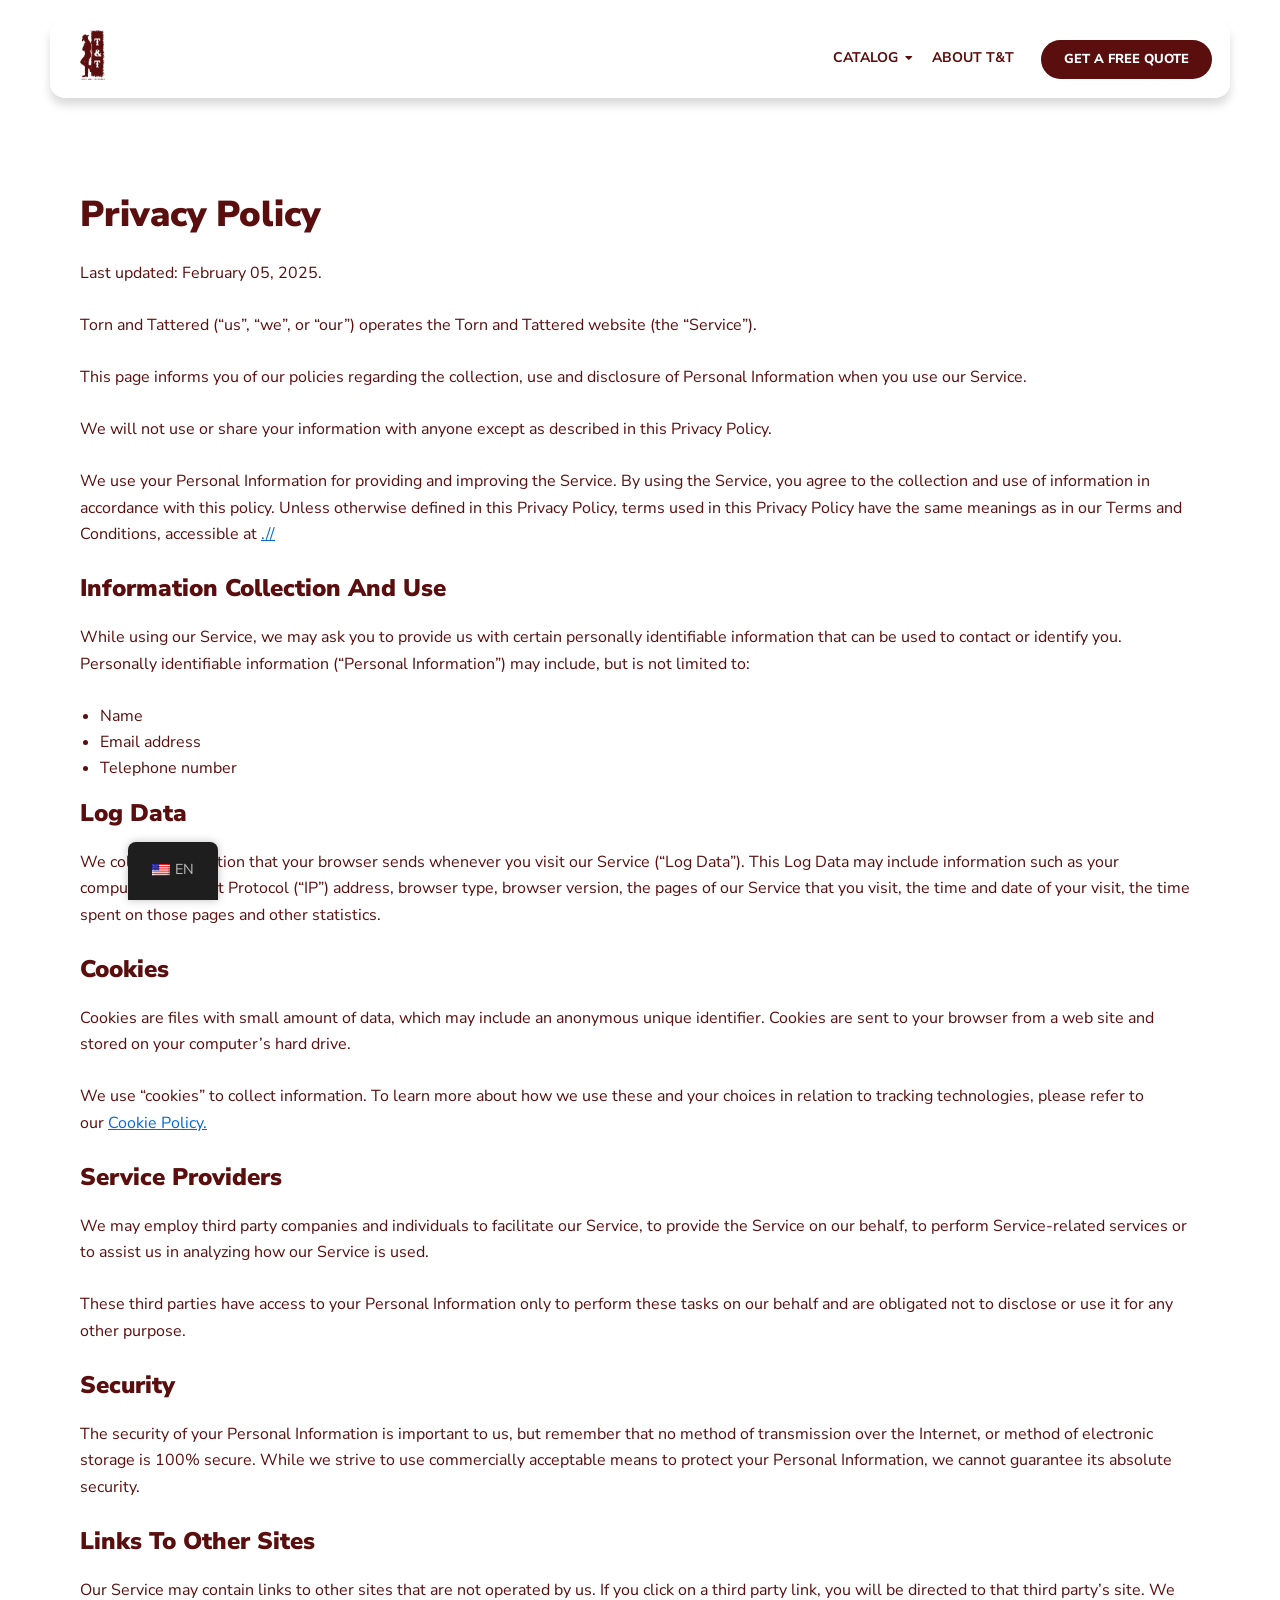
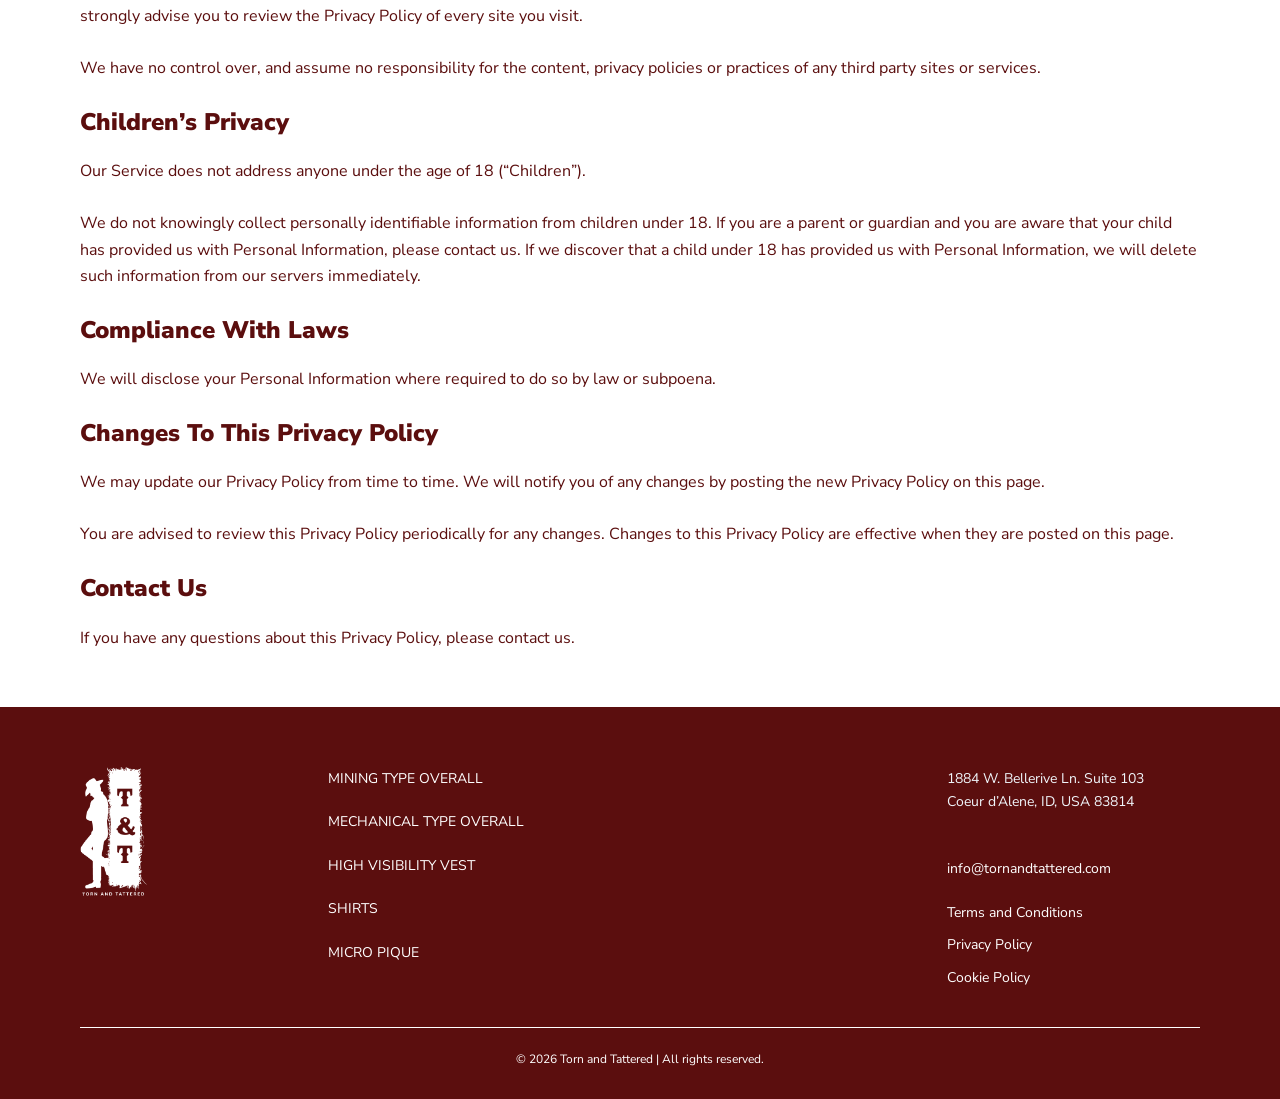
<file: privacy-policy.html>
﻿<!DOCTYPE html>
<html lang="en-US">
<head><meta charset="UTF-8">
<script id="cookieyes" type="text/javascript" src="https://cdn-cookieyes.com/client_data/0b4a0026dcfcf3ad224d3742/script.js"></script>

<meta name="viewport" content="width=device-width, initial-scale=1">
	<meta name="robots" content="index, follow, max-image-preview:large, max-snippet:-1, max-video-preview:-1">

	<!-- This site is optimized with the Yoast SEO plugin v27.3 - https://yoast.com/product/yoast-seo-wordpress/ -->
	<title>Privacy Policy - Torn and Tattered</title>
	<link rel="canonical" href="./index.html">
	<meta property="og:locale" content="en_US">
	<meta property="og:type" content="article">
	<meta property="og:title" content="Privacy Policy - Torn and Tattered">
	<meta property="og:description" content="Privacy Policy Last updated: February 05, 2025. Torn and Tattered (“us”, “we”, or “our”) operates the Torn and Tattered website (the “Service”). This page informs you of our policies regarding the collection, use and disclosure of Personal Information when you use our Service. We will not use or share your information with anyone except as described in this Privacy Policy. We use your Personal Information for providing and improving the Service. By using the Service, you agree to the collection and use of information in accordance with this policy. Unless otherwise defined in this Privacy Policy, terms used in this Privacy Policy have the same meanings as in our Terms and Conditions, accessible at .// Information Collection And Use While using our Service, we may ask you to provide us with certain personally identifiable information that can be used to contact or identify you. Personally identifiable information (“Personal Information”) may include, but is not limited to: Name Email address Telephone number Log Data We collect information that your browser sends whenever you visit our Service (“Log Data”). This Log Data may include information such as your computer’s Internet Protocol (“IP”) address, browser type, browser version, the pages of our Service that you visit, the time and date of your visit, the time spent on those pages and other statistics. Cookies Cookies are files with small amount of data, which may include an anonymous unique identifier. Cookies are sent to your browser from a web site and stored on your computer’s hard drive. We use “cookies” to collect information. To learn more about how we use these and your choices in relation to tracking technologies, please refer to our Cookie Policy. Service Providers We may employ third party companies and individuals to facilitate our Service, to provide the Service on our behalf, to perform Service-related services or to assist us in analyzing how our Service is used.  These third parties have access to your Personal Information only to perform these tasks on our behalf and are obligated not to disclose or use it for any other purpose. Security The security of your Personal Information is important to us, but remember that no method of transmission over the Internet, or method of electronic storage is 100% secure. While we strive to use commercially acceptable means to protect your Personal Information, we cannot guarantee its absolute security. Links To Other Sites Our Service may contain links to other sites that are not operated by us. If you click on a third party link, you will be directed to that third party’s site. We strongly advise you to review the Privacy Policy of every site you visit. We have no control over, and assume no responsibility for the content, privacy policies or practices of any third party sites or services. Children’s Privacy Our Service does not address anyone under the age of 18 (“Children”). We do not knowingly collect personally identifiable information from children under 18. If you are a parent or guardian and you are aware that your child has provided us with Personal Information, please contact us. If we discover that a child under 18 has provided us with Personal Information, we will delete such information from our servers immediately. Compliance With Laws We will disclose your Personal Information where required to do so by law or subpoena. Changes To This Privacy Policy We may update our Privacy Policy from time to time. We will notify you of any changes by posting the new Privacy Policy on this page. You are advised to review this Privacy Policy periodically for any changes. Changes to this Privacy Policy are effective when they are posted on this page. Contact Us If you have any questions about this Privacy Policy, please contact us.">
	<meta property="og:url" content="./index.html">
	<meta property="og:site_name" content="Torn and Tattered">
	<meta property="article:modified_time" content="2025-02-05T23:21:55+00:00">
	<meta property="og:image" content="./assets/images/OG_IMAGE.webp">
	<meta property="og:image:width" content="1920">
	<meta property="og:image:height" content="1080">
	<meta property="og:image:type" content="image/webp">
	<meta name="twitter:card" content="summary_large_image">
	<meta name="twitter:label1" content="Est. reading time">
	<meta name="twitter:data1" content="9 minutes">
	<script type="application/ld+json" class="yoast-schema-graph">{"@context":"https:\/\/schema.org","@graph":[{"@type":"WebPage","@id":"\/privacy-policy\/","url":"\/privacy-policy\/","name":"Privacy Policy - Torn and Tattered","isPartOf":{"@id":"\/#website"},"datePublished":"2025-02-05T23:15:11+00:00","dateModified":"2025-02-05T23:21:55+00:00","breadcrumb":{"@id":"\/privacy-policy\/#breadcrumb"},"inLanguage":"en-US","potentialAction":[{"@type":"ReadAction","target":["\/privacy-policy\/"]}]},{"@type":"BreadcrumbList","@id":"\/privacy-policy\/#breadcrumb","itemListElement":[{"@type":"ListItem","position":1,"name":"Portada","item":"\/"},{"@type":"ListItem","position":2,"name":"Privacy Policy"}]},{"@type":"WebSite","@id":"\/#website","url":"\/","name":"Torn and Tattered","description":"","publisher":{"@id":"\/#organization"},"potentialAction":[{"@type":"SearchAction","target":{"@type":"EntryPoint","urlTemplate":"\/?s={search_term_string}"},"query-input":{"@type":"PropertyValueSpecification","valueRequired":true,"valueName":"search_term_string"}}],"inLanguage":"en-US"},{"@type":"Organization","@id":"\/#organization","name":"Torn and Tattered","url":"\/","logo":{"@type":"ImageObject","inLanguage":"en-US","@id":"\/#\/schema\/logo\/image\/","url":"\/wp-content\/uploads\/2024\/11\/LOGO.png","contentUrl":"\/wp-content\/uploads\/2024\/11\/LOGO.png","width":71,"height":136,"caption":"Torn and Tattered"},"image":{"@id":"\/#\/schema\/logo\/image\/"}}]}</script>
	<link rel="alternate" hreflang="en-US" href="./index.html">
<link rel="alternate" hreflang="es-MX" href="./es/privacy-policy.html">
<link rel="alternate" hreflang="en" href="./privacy-policy.html">
<link rel="alternate" hreflang="es" href="./es/privacy-policy.html">
<script>
    (function(h,o,t,j,a,r){
        h.hj=h.hj||function(){(h.hj.q=h.hj.q||[]).push(arguments)};
        h._hjSettings={hjid:5226902,hjsv:6};
        a=o.getElementsByTagName('head')[0];
        r=o.createElement('script');r.async=1;
        r.src=t+h._hjSettings.hjid+j+h._hjSettings.hjsv;
        a.appendChild(r);
    })(window,document,'https://static.hotjar.com/c/hotjar-','.js?sv=');
</script><link rel="icon" href="./assets/images/FAVICON-32x32.png" sizes="32x32">
<link rel="icon" href="./assets/images/FAVICON-192x192.png" sizes="192x192">
<link rel="apple-touch-icon" href="./assets/images/FAVICON-180x180.png">
<meta name="msapplication-TileImage" content="./assets/images/FAVICON-270x270.png">
<link rel="dns-prefetch" href="//fonts.googleapis.com">
<link href="https://fonts.googleapis.com/" rel="preconnect">
<link href="https://fonts.gstatic.com/" crossorigin="anonymous" rel="preconnect">
<link rel="stylesheet" id="astra-google-fonts-css" href="https://fonts.googleapis.com/css?family=Nunito+Sans%3A400%2C%2C900&amp;display=swap&amp;ver=4.12.6" media="all">
<link rel="stylesheet" id="site-main-css" href="./css/site.css" media="all">

<style>#content.site-content{padding-top:160px;}@media(max-width:767px){#content.site-content{padding-top:120px;}}</style>
</head>

<body itemtype="https://schema.org/WebPage" itemscope="itemscope" class="wp-singular page-template-default page page-id-775 wp-custom-logo wp-embed-responsive wp-theme-astra translatepress-en_US ehf-header ehf-footer ehf-template-astra ehf-stylesheet-astra ast-desktop ast-page-builder-template ast-no-sidebar astra-4.12.6 ast-single-post ast-inherit-site-logo-transparent ast-hfb-header elementor-default elementor-kit-12 elementor-page elementor-page-775">

<a class="skip-link screen-reader-text" href="#content">
		Skip to content</a>

<div class="hfeed site" id="page">
			<header id="masthead" itemscope="itemscope" itemtype="https://schema.org/WPHeader">
			<p class="main-title bhf-hidden" itemprop="headline"><a href="./index.html" title="Torn and Tattered" rel="home">Torn and Tattered</a></p>
					<div data-elementor-type="wp-post" data-elementor-id="55" class="elementor elementor-55">
						<section class="elementor-section elementor-top-section elementor-element elementor-element-dd98217 elementor-section-full_width she-header-yes she-header-transparent-yes elementor-section-height-default elementor-section-height-default wpr-particle-no wpr-jarallax-no wpr-parallax-no wpr-sticky-section-no" data-id="dd98217" data-element_type="section" data-e-type="section" data-settings="{&quot;transparent&quot;:&quot;yes&quot;,&quot;scroll_distance&quot;:{&quot;unit&quot;:&quot;px&quot;,&quot;size&quot;:0,&quot;sizes&quot;:[]},&quot;transparent_header_show&quot;:&quot;yes&quot;,&quot;transparent_on&quot;:[&quot;desktop&quot;,&quot;tablet&quot;,&quot;mobile&quot;],&quot;scroll_distance_tablet&quot;:{&quot;unit&quot;:&quot;px&quot;,&quot;size&quot;:&quot;&quot;,&quot;sizes&quot;:[]},&quot;scroll_distance_mobile&quot;:{&quot;unit&quot;:&quot;px&quot;,&quot;size&quot;:&quot;&quot;,&quot;sizes&quot;:[]},&quot;she_offset_top&quot;:{&quot;unit&quot;:&quot;px&quot;,&quot;size&quot;:0,&quot;sizes&quot;:[]},&quot;she_offset_top_tablet&quot;:{&quot;unit&quot;:&quot;px&quot;,&quot;size&quot;:&quot;&quot;,&quot;sizes&quot;:[]},&quot;she_offset_top_mobile&quot;:{&quot;unit&quot;:&quot;px&quot;,&quot;size&quot;:&quot;&quot;,&quot;sizes&quot;:[]},&quot;she_width&quot;:{&quot;unit&quot;:&quot;%&quot;,&quot;size&quot;:100,&quot;sizes&quot;:[]},&quot;she_width_tablet&quot;:{&quot;unit&quot;:&quot;px&quot;,&quot;size&quot;:&quot;&quot;,&quot;sizes&quot;:[]},&quot;she_width_mobile&quot;:{&quot;unit&quot;:&quot;px&quot;,&quot;size&quot;:&quot;&quot;,&quot;sizes&quot;:[]},&quot;she_padding&quot;:{&quot;unit&quot;:&quot;px&quot;,&quot;top&quot;:0,&quot;right&quot;:&quot;&quot;,&quot;bottom&quot;:0,&quot;left&quot;:&quot;&quot;,&quot;isLinked&quot;:true},&quot;she_padding_tablet&quot;:{&quot;unit&quot;:&quot;px&quot;,&quot;top&quot;:&quot;&quot;,&quot;right&quot;:&quot;&quot;,&quot;bottom&quot;:&quot;&quot;,&quot;left&quot;:&quot;&quot;,&quot;isLinked&quot;:true},&quot;she_padding_mobile&quot;:{&quot;unit&quot;:&quot;px&quot;,&quot;top&quot;:&quot;&quot;,&quot;right&quot;:&quot;&quot;,&quot;bottom&quot;:&quot;&quot;,&quot;left&quot;:&quot;&quot;,&quot;isLinked&quot;:true}}">
						<div class="elementor-container elementor-column-gap-no">
					<div class="elementor-column elementor-col-100 elementor-top-column elementor-element elementor-element-a8b1272" data-id="a8b1272" data-element_type="column" data-e-type="column" data-settings="{&quot;background_background&quot;:&quot;classic&quot;}">
			<div class="elementor-widget-wrap elementor-element-populated">
						<section class="elementor-section elementor-inner-section elementor-element elementor-element-9b298c6 elementor-section-full_width elementor-section-height-default elementor-section-height-default wpr-particle-no wpr-jarallax-no wpr-parallax-no wpr-sticky-section-no" data-id="9b298c6" data-element_type="section" data-e-type="section">
						<div class="elementor-container elementor-column-gap-default">
					<div class="elementor-column elementor-col-33 elementor-inner-column elementor-element elementor-element-a786c35" data-id="a786c35" data-element_type="column" data-e-type="column">
			<div class="elementor-widget-wrap elementor-element-populated">
						<div class="elementor-element elementor-element-5f20aef elementor-widget elementor-widget-site-logo" data-id="5f20aef" data-element_type="widget" data-e-type="widget" data-settings="{&quot;align&quot;:&quot;left&quot;,&quot;width&quot;:{&quot;unit&quot;:&quot;%&quot;,&quot;size&quot;:&quot;&quot;,&quot;sizes&quot;:[]},&quot;width_tablet&quot;:{&quot;unit&quot;:&quot;%&quot;,&quot;size&quot;:&quot;&quot;,&quot;sizes&quot;:[]},&quot;width_mobile&quot;:{&quot;unit&quot;:&quot;%&quot;,&quot;size&quot;:&quot;&quot;,&quot;sizes&quot;:[]},&quot;space&quot;:{&quot;unit&quot;:&quot;%&quot;,&quot;size&quot;:&quot;&quot;,&quot;sizes&quot;:[]},&quot;space_tablet&quot;:{&quot;unit&quot;:&quot;%&quot;,&quot;size&quot;:&quot;&quot;,&quot;sizes&quot;:[]},&quot;space_mobile&quot;:{&quot;unit&quot;:&quot;%&quot;,&quot;size&quot;:&quot;&quot;,&quot;sizes&quot;:[]},&quot;image_border_radius&quot;:{&quot;unit&quot;:&quot;px&quot;,&quot;top&quot;:&quot;&quot;,&quot;right&quot;:&quot;&quot;,&quot;bottom&quot;:&quot;&quot;,&quot;left&quot;:&quot;&quot;,&quot;isLinked&quot;:true},&quot;image_border_radius_tablet&quot;:{&quot;unit&quot;:&quot;px&quot;,&quot;top&quot;:&quot;&quot;,&quot;right&quot;:&quot;&quot;,&quot;bottom&quot;:&quot;&quot;,&quot;left&quot;:&quot;&quot;,&quot;isLinked&quot;:true},&quot;image_border_radius_mobile&quot;:{&quot;unit&quot;:&quot;px&quot;,&quot;top&quot;:&quot;&quot;,&quot;right&quot;:&quot;&quot;,&quot;bottom&quot;:&quot;&quot;,&quot;left&quot;:&quot;&quot;,&quot;isLinked&quot;:true},&quot;caption_padding&quot;:{&quot;unit&quot;:&quot;px&quot;,&quot;top&quot;:&quot;&quot;,&quot;right&quot;:&quot;&quot;,&quot;bottom&quot;:&quot;&quot;,&quot;left&quot;:&quot;&quot;,&quot;isLinked&quot;:true},&quot;caption_padding_tablet&quot;:{&quot;unit&quot;:&quot;px&quot;,&quot;top&quot;:&quot;&quot;,&quot;right&quot;:&quot;&quot;,&quot;bottom&quot;:&quot;&quot;,&quot;left&quot;:&quot;&quot;,&quot;isLinked&quot;:true},&quot;caption_padding_mobile&quot;:{&quot;unit&quot;:&quot;px&quot;,&quot;top&quot;:&quot;&quot;,&quot;right&quot;:&quot;&quot;,&quot;bottom&quot;:&quot;&quot;,&quot;left&quot;:&quot;&quot;,&quot;isLinked&quot;:true},&quot;caption_space&quot;:{&quot;unit&quot;:&quot;px&quot;,&quot;size&quot;:0,&quot;sizes&quot;:[]},&quot;caption_space_tablet&quot;:{&quot;unit&quot;:&quot;px&quot;,&quot;size&quot;:&quot;&quot;,&quot;sizes&quot;:[]},&quot;caption_space_mobile&quot;:{&quot;unit&quot;:&quot;px&quot;,&quot;size&quot;:&quot;&quot;,&quot;sizes&quot;:[]}}" data-widget_type="site-logo.default">
				<div class="elementor-widget-container">
							<div class="hfe-site-logo">
													<a data-elementor-open-lightbox="" class="elementor-clickable" href="./index.html">
							<div class="hfe-site-logo-set">           
				<div class="hfe-site-logo-container">
									<img class="hfe-site-logo-img elementor-animation-" src="./assets/images/LOGO.png" alt="default-logo">
				</div>
			</div>
							</a>
						</div>  
							</div>
				</div>
					</div>
		</div>
				<div class="elementor-column elementor-col-33 elementor-inner-column elementor-element elementor-element-d90dd6a" data-id="d90dd6a" data-element_type="column" data-e-type="column">
			<div class="elementor-widget-wrap elementor-element-populated">
						<div class="elementor-element elementor-element-b91d23b wpr-main-menu-align-right wpr-main-menu-align--tabletright wpr-main-menu-align--mobileright wpr-pointer-underline wpr-pointer-line-fx wpr-pointer-fx-fade wpr-sub-icon-caret-down wpr-sub-menu-fx-fade wpr-nav-menu-bp-mobile wpr-mobile-menu-full-width wpr-mobile-menu-item-align-center wpr-mobile-toggle-v1 wpr-sub-divider-yes wpr-mobile-divider-yes elementor-widget elementor-widget-wpr-nav-menu" data-id="b91d23b" data-element_type="widget" data-e-type="widget" data-settings="{&quot;menu_layout&quot;:&quot;horizontal&quot;}" data-widget_type="wpr-nav-menu.default">
				<div class="elementor-widget-container">
					<nav class="wpr-nav-menu-container wpr-nav-menu-horizontal" data-trigger="hover" data-consider-header="" data-scroll-speed="500"><ul id="menu-1-b91d23b" class="wpr-nav-menu"><li class="menu-item menu-item-type-custom menu-item-object-custom menu-item-has-children menu-item-417"><a aria-haspopup="true" aria-expanded="false" href="#" class="wpr-menu-item wpr-pointer-item">CATALOG<i class="wpr-sub-icon fas" aria-hidden="true"></i></a>
<ul class="sub-menu wpr-sub-menu">
	<li class="menu-item menu-item-type-custom menu-item-object-custom menu-item-home menu-item-423"><a href="./index.html#miningoverall" class="wpr-sub-menu-item menu-link">Mining Type Overall</a></li>
	<li class="menu-item menu-item-type-custom menu-item-object-custom menu-item-home menu-item-424"><a href="./index.html#mechanical" class="wpr-sub-menu-item menu-link">Mechanical Type Overall</a></li>
	<li class="menu-item menu-item-type-custom menu-item-object-custom menu-item-home menu-item-425"><a href="./index.html#high" class="wpr-sub-menu-item menu-link">High Visibility Vest</a></li>
	<li class="menu-item menu-item-type-custom menu-item-object-custom menu-item-home menu-item-426"><a href="./index.html#shirts" class="wpr-sub-menu-item menu-link">Shirts</a></li>
	<li class="menu-item menu-item-type-custom menu-item-object-custom menu-item-home menu-item-430"><a href="./index.html#pique" class="wpr-sub-menu-item menu-link">Micro Pique</a></li>
</ul>
</li>
<li class="menu-item menu-item-type-custom menu-item-object-custom menu-item-home menu-item-418"><a href="./index.html#about" class="wpr-menu-item wpr-pointer-item menu-link">ABOUT T&amp;T</a></li>
</ul></nav><nav class="wpr-mobile-nav-menu-container"><div class="wpr-mobile-toggle-wrap"><div class="wpr-mobile-toggle"><span class="wpr-mobile-toggle-line"></span><span class="wpr-mobile-toggle-line"></span><span class="wpr-mobile-toggle-line"></span></div></div><ul id="mobile-menu-2-b91d23b" class="wpr-mobile-nav-menu"><li class="menu-item menu-item-type-custom menu-item-object-custom menu-item-has-children menu-item-417"><a aria-expanded="false" href="#" class="wpr-mobile-menu-item menu-link">CATALOG<span role="button" class="dropdown-menu-toggle ast-header-navigation-arrow" tabindex="0" aria-expanded="false" aria-label="Menu Toggle" aria-haspopup="true"></span></a>
<ul class="sub-menu wpr-sub-menu">
	<li class="menu-item menu-item-type-custom menu-item-object-custom menu-item-home menu-item-423"><a href="./index.html#miningoverall" class="wpr-mobile-sub-menu-item menu-link">Mining Type Overall</a></li>
	<li class="menu-item menu-item-type-custom menu-item-object-custom menu-item-home menu-item-424"><a href="./index.html#mechanical" class="wpr-mobile-sub-menu-item menu-link">Mechanical Type Overall</a></li>
	<li class="menu-item menu-item-type-custom menu-item-object-custom menu-item-home menu-item-425"><a href="./index.html#high" class="wpr-mobile-sub-menu-item menu-link">High Visibility Vest</a></li>
	<li class="menu-item menu-item-type-custom menu-item-object-custom menu-item-home menu-item-426"><a href="./index.html#shirts" class="wpr-mobile-sub-menu-item menu-link">Shirts</a></li>
	<li class="menu-item menu-item-type-custom menu-item-object-custom menu-item-home menu-item-430"><a href="./index.html#pique" class="wpr-mobile-sub-menu-item menu-link">Micro Pique</a></li>
</ul>
</li>
<li class="menu-item menu-item-type-custom menu-item-object-custom menu-item-home menu-item-418"><a href="./index.html#about" class="wpr-mobile-menu-item menu-link">ABOUT T&amp;T</a></li>
</ul></nav>				</div>
				</div>
					</div>
		</div>
				<div class="elementor-column elementor-col-33 elementor-inner-column elementor-element elementor-element-59165d9" data-id="59165d9" data-element_type="column" data-e-type="column">
			<div class="elementor-widget-wrap elementor-element-populated">
						<div class="elementor-element elementor-element-10b98bd elementor-align-justify elementor-widget elementor-widget-button" data-id="10b98bd" data-element_type="widget" data-e-type="widget" data-widget_type="button.default">
				<div class="elementor-widget-container">
									<div class="elementor-button-wrapper">
					<a class="elementor-button elementor-button-link elementor-size-sm elementor-animation-shrink" href="./index.html#contact">
						<span class="elementor-button-content-wrapper">
									<span class="elementor-button-text">GET A FREE QUOTE</span>
					</span>
					</a>
				</div>
								</div>
				</div>
					</div>
		</div>
					</div>
		</section>
					</div>
		</div>
					</div>
		</section>
				</div>
				</header>

		<div id="content" class="site-content">
		<div class="ast-container">
		

	<div id="primary" class="content-area primary">

		
					<main id="main" class="site-main">
				<article class="post-775 page type-page status-publish ast-article-single" id="post-775" itemtype="https://schema.org/CreativeWork" itemscope="itemscope">
	
				<header class="entry-header ast-no-thumbnail ast-no-title ast-header-without-markup">
							</header> <!-- .entry-header -->
		
<div class="entry-content clear" itemprop="text">

	
			<div data-elementor-type="wp-page" data-elementor-id="775" class="elementor elementor-775">
						<section class="elementor-section elementor-top-section elementor-element elementor-element-536af10 elementor-section-boxed elementor-section-height-default elementor-section-height-default wpr-particle-no wpr-jarallax-no wpr-parallax-no wpr-sticky-section-no" data-id="536af10" data-element_type="section" data-e-type="section">
						<div class="elementor-container elementor-column-gap-default">
					<div class="elementor-column elementor-col-100 elementor-top-column elementor-element elementor-element-88f33e6" data-id="88f33e6" data-element_type="column" data-e-type="column">
			<div class="elementor-widget-wrap elementor-element-populated">
						<div class="elementor-element elementor-element-2f6f25e elementor-widget elementor-widget-spacer" data-id="2f6f25e" data-element_type="widget" data-e-type="widget" data-widget_type="spacer.default">
				<div class="elementor-widget-container">
							<div class="elementor-spacer">
			<div class="elementor-spacer-inner"></div>
		</div>
						</div>
				</div>
				<div class="elementor-element elementor-element-986a4c7 elementor-widget elementor-widget-text-editor" data-id="986a4c7" data-element_type="widget" data-e-type="widget" data-widget_type="text-editor.default">
				<div class="elementor-widget-container">
									<div class="elementor-element elementor-element-4c95fad exad-sticky-section-no exad-glass-effect-no elementor-widget elementor-widget-heading" data-id="4c95fad" data-element_type="widget" data-widget_type="heading.default"><div class="elementor-widget-container"><div class="elementor-element elementor-element-4c95fad exad-sticky-section-no exad-glass-effect-no elementor-widget elementor-widget-heading" data-id="4c95fad" data-element_type="widget" data-widget_type="heading.default"><div class="elementor-widget-container"><h1 class="elementor-heading-title elementor-size-default"><strong>Privacy Policy</strong></h1></div></div><div class="elementor-element elementor-element-1f96029 exad-sticky-section-no exad-glass-effect-no elementor-widget elementor-widget-text-editor" data-id="1f96029" data-element_type="widget" data-widget_type="text-editor.default"><div class="elementor-widget-container"><p>Last updated: February 05, 2025.</p><p>Torn and Tattered (“us”, “we”, or “our”) operates the Torn and Tattered website (the “Service”).</p><p>This page informs you of our policies regarding the collection, use and disclosure of Personal Information when you use our Service.</p><p>We will not use or share your information with anyone except as described in this Privacy Policy.</p><p>We use your Personal Information for providing and improving the Service. By using the Service, you agree to the collection and use of information in accordance with this policy. Unless otherwise defined in this Privacy Policy, terms used in this Privacy Policy have the same meanings as in our Terms and Conditions, accessible at <a href="./index.html">.//</a></p><h3>Information Collection And Use</h3><p>While using our Service, we may ask you to provide us with certain personally identifiable information that can be used to contact or identify you. Personally identifiable information (“Personal Information”) may include, but is not limited to:</p><ul><li>Name</li><li>Email address</li><li>Telephone number</li></ul><h3>Log Data</h3><p>We collect information that your browser sends whenever you visit our Service (“Log Data”). This Log Data may include information such as your computer’s Internet Protocol (“IP”) address, browser type, browser version, the pages of our Service that you visit, the time and date of your visit, the time spent on those pages and other statistics.</p><h3>Cookies</h3><p>Cookies are files with small amount of data, which may include an anonymous unique identifier. Cookies are sent to your browser from a web site and stored on your computer’s hard drive.</p><p>We use “cookies” to collect information. To learn more about how we use these and your choices in relation to tracking technologies, please refer to our <a href="./cookie-policy.html">Cookie Policy.</a></p><h3>Service Providers</h3><p>We may employ third party companies and individuals to facilitate our Service, to provide the Service on our behalf, to perform Service-related services or to assist us in analyzing how our Service is used. </p><p>These third parties have access to your Personal Information only to perform these tasks on our behalf and are obligated not to disclose or use it for any other purpose.</p><h3>Security</h3><p>The security of your Personal Information is important to us, but remember that no method of transmission over the Internet, or method of electronic storage is 100% secure. While we strive to use commercially acceptable means to protect your Personal Information, we cannot guarantee its absolute security.</p><h3>Links To Other Sites</h3><p>Our Service may contain links to other sites that are not operated by us. If you click on a third party link, you will be directed to that third party’s site. We strongly advise you to review the Privacy Policy of every site you visit.</p><p>We have no control over, and assume no responsibility for the content, privacy policies or practices of any third party sites or services.</p><h3>Children’s Privacy</h3><p>Our Service does not address anyone under the age of 18 (“Children”).</p><p>We do not knowingly collect personally identifiable information from children under 18. If you are a parent or guardian and you are aware that your child has provided us with Personal Information, please contact us. If we discover that a child under 18 has provided us with Personal Information, we will delete such information from our servers immediately.</p><h3>Compliance With Laws</h3><p>We will disclose your Personal Information where required to do so by law or subpoena.</p><h3>Changes To This Privacy Policy</h3><p>We may update our Privacy Policy from time to time. We will notify you of any changes by posting the new Privacy Policy on this page.</p><p>You are advised to review this Privacy Policy periodically for any changes. Changes to this Privacy Policy are effective when they are posted on this page.</p><h3>Contact Us</h3><p>If you have any questions about this Privacy Policy, please contact us.</p></div></div></div></div>								</div>
				</div>
					</div>
		</div>
					</div>
		</section>
				<section class="elementor-section elementor-top-section elementor-element elementor-element-70cf54f elementor-section-boxed elementor-section-height-default elementor-section-height-default wpr-particle-no wpr-jarallax-no wpr-parallax-no wpr-sticky-section-no" data-id="70cf54f" data-element_type="section" data-e-type="section">
						<div class="elementor-container elementor-column-gap-default">
					<div class="elementor-column elementor-col-100 elementor-top-column elementor-element elementor-element-2c6b919" data-id="2c6b919" data-element_type="column" data-e-type="column">
			<div class="elementor-widget-wrap elementor-element-populated">
						<div class="elementor-element elementor-element-31b17cd elementor-widget elementor-widget-spacer" data-id="31b17cd" data-element_type="widget" data-e-type="widget" data-widget_type="spacer.default">
				<div class="elementor-widget-container">
							<div class="elementor-spacer">
			<div class="elementor-spacer-inner"></div>
		</div>
						</div>
				</div>
					</div>
		</div>
					</div>
		</section>
				</div>
		
	
	
</div><!-- .entry-content .clear -->

	
	
</article><!-- #post-## -->

			</main><!-- #main -->
			
		
	</div><!-- #primary -->


	</div> <!-- ast-container -->
	</div><!-- #content -->
		<footer itemtype="https://schema.org/WPFooter" itemscope="itemscope" id="colophon" role="contentinfo">
			<div class="footer-width-fixer">		<div data-elementor-type="wp-post" data-elementor-id="443" class="elementor elementor-443">
						<section class="elementor-section elementor-top-section elementor-element elementor-element-5d41ca9 elementor-section-full_width elementor-section-height-default elementor-section-height-default wpr-particle-no wpr-jarallax-no wpr-parallax-no wpr-sticky-section-no" data-id="5d41ca9" data-element_type="section" data-e-type="section" data-settings="{&quot;background_background&quot;:&quot;classic&quot;}">
						<div class="elementor-container elementor-column-gap-no">
					<div class="elementor-column elementor-col-100 elementor-top-column elementor-element elementor-element-69d95e7" data-id="69d95e7" data-element_type="column" data-e-type="column">
			<div class="elementor-widget-wrap elementor-element-populated">
						<section class="elementor-section elementor-inner-section elementor-element elementor-element-3d22904 elementor-section-boxed elementor-section-height-default elementor-section-height-default wpr-particle-no wpr-jarallax-no wpr-parallax-no wpr-sticky-section-no" data-id="3d22904" data-element_type="section" data-e-type="section">
						<div class="elementor-container elementor-column-gap-default">
					<div class="elementor-column elementor-col-33 elementor-inner-column elementor-element elementor-element-a846a0f" data-id="a846a0f" data-element_type="column" data-e-type="column">
			<div class="elementor-widget-wrap elementor-element-populated">
						<div class="elementor-element elementor-element-2b32433 elementor-widget elementor-widget-image" data-id="2b32433" data-element_type="widget" data-e-type="widget" data-widget_type="image.default">
				<div class="elementor-widget-container">
																<a href="./index.html">
							<img width="112" height="216" src="./assets/images/LOGO_FOOTER.png" class="attachment-full size-full wp-image-458" alt="">								</a>
															</div>
				</div>
					</div>
		</div>
				<div class="elementor-column elementor-col-33 elementor-inner-column elementor-element elementor-element-f81d60d" data-id="f81d60d" data-element_type="column" data-e-type="column">
			<div class="elementor-widget-wrap elementor-element-populated">
						<div class="elementor-element elementor-element-cfb336f elementor-widget elementor-widget-text-editor" data-id="cfb336f" data-element_type="widget" data-e-type="widget" data-widget_type="text-editor.default">
				<div class="elementor-widget-container">
									<p><span style="color: #ffffff;"><a style="color: #ffffff;" href="#miningoverall">MINING TYPE OVERALL</a></span></p>								</div>
				</div>
				<div class="elementor-element elementor-element-dc7da20 elementor-widget elementor-widget-text-editor" data-id="dc7da20" data-element_type="widget" data-e-type="widget" data-widget_type="text-editor.default">
				<div class="elementor-widget-container">
									<p><span style="color: #ffffff;"><a style="color: #ffffff;" href="#mechanical">MECHANICAL TYPE OVERALL</a></span></p>								</div>
				</div>
				<div class="elementor-element elementor-element-765e6a8 elementor-widget elementor-widget-text-editor" data-id="765e6a8" data-element_type="widget" data-e-type="widget" data-widget_type="text-editor.default">
				<div class="elementor-widget-container">
									<p><span style="color: #ffffff;"><a style="color: #ffffff;" href="#high">HIGH VISIBILITY VEST</a></span></p>								</div>
				</div>
				<div class="elementor-element elementor-element-1778407 elementor-widget elementor-widget-text-editor" data-id="1778407" data-element_type="widget" data-e-type="widget" data-widget_type="text-editor.default">
				<div class="elementor-widget-container">
									<p><span style="color: #ffffff;"><a style="color: #ffffff;" href="#shirts"><span style="color: #ffffff;">SHIRTS</span></a></span></p>								</div>
				</div>
				<div class="elementor-element elementor-element-bf7129c elementor-widget elementor-widget-text-editor" data-id="bf7129c" data-element_type="widget" data-e-type="widget" data-widget_type="text-editor.default">
				<div class="elementor-widget-container">
									<p><a href="#pique"><span style="color: #ffffff;">MICRO PIQUE</span></a></p>								</div>
				</div>
					</div>
		</div>
				<div class="elementor-column elementor-col-33 elementor-inner-column elementor-element elementor-element-934a789" data-id="934a789" data-element_type="column" data-e-type="column">
			<div class="elementor-widget-wrap elementor-element-populated">
						<div class="elementor-element elementor-element-269acc0 elementor-widget elementor-widget-text-editor" data-id="269acc0" data-element_type="widget" data-e-type="widget" data-widget_type="text-editor.default">
				<div class="elementor-widget-container">
									<p>1884 W. Bellerive Ln. Suite 103<br>Coeur d’Alene, ID, USA 83814</p>								</div>
				</div>
				<div class="elementor-element elementor-element-2ad83dc elementor-widget elementor-widget-text-editor" data-id="2ad83dc" data-element_type="widget" data-e-type="widget" data-widget_type="text-editor.default">
				<div class="elementor-widget-container">
									<p><span style="color: #ffffff;"><a style="color: #ffffff;" href="mailto:info@tornandtattered.com">info@tornandtattered.com</a></span></p>								</div>
				</div>
				<div class="elementor-element elementor-element-bf0ef90 elementor-widget-mobile__width-inherit elementor-widget elementor-widget-text-editor" data-id="bf0ef90" data-element_type="widget" data-e-type="widget" data-widget_type="text-editor.default">
				<div class="elementor-widget-container">
									<p><a href="./terms-and-conditions.html"><span style="color: #ffffff;">Terms and Conditions</span></a></p>								</div>
				</div>
				<div class="elementor-element elementor-element-4f7f7ae elementor-widget-mobile__width-inherit elementor-widget elementor-widget-text-editor" data-id="4f7f7ae" data-element_type="widget" data-e-type="widget" data-widget_type="text-editor.default">
				<div class="elementor-widget-container">
									<p><a href="./index.html"><span style="color: #ffffff;">Privacy Policy</span></a></p>								</div>
				</div>
				<div class="elementor-element elementor-element-4c400e3 elementor-widget elementor-widget-text-editor" data-id="4c400e3" data-element_type="widget" data-e-type="widget" data-widget_type="text-editor.default">
				<div class="elementor-widget-container">
									<p><a href="./cookie-policy.html"><span style="color: #ffffff;">Cookie Policy</span></a></p>								</div>
				</div>
					</div>
		</div>
					</div>
		</section>
				<section class="elementor-section elementor-inner-section elementor-element elementor-element-3c86f87 elementor-section-boxed elementor-section-height-default elementor-section-height-default wpr-particle-no wpr-jarallax-no wpr-parallax-no wpr-sticky-section-no" data-id="3c86f87" data-element_type="section" data-e-type="section">
						<div class="elementor-container elementor-column-gap-default">
					<div class="elementor-column elementor-col-100 elementor-inner-column elementor-element elementor-element-c9ca5cf" data-id="c9ca5cf" data-element_type="column" data-e-type="column">
			<div class="elementor-widget-wrap elementor-element-populated">
						<div class="elementor-element elementor-element-187cc28 elementor-hidden-mobile elementor-widget-divider--view-line elementor-widget elementor-widget-divider" data-id="187cc28" data-element_type="widget" data-e-type="widget" data-widget_type="divider.default">
				<div class="elementor-widget-container">
							<div class="elementor-divider">
			<span class="elementor-divider-separator">
						</span>
		</div>
						</div>
				</div>
				<div class="elementor-element elementor-element-c7fa758 elementor-widget elementor-widget-copyright" data-id="c7fa758" data-element_type="widget" data-e-type="widget" data-settings="{&quot;align&quot;:&quot;center&quot;}" data-widget_type="copyright.default">
				<div class="elementor-widget-container">
							<div class="hfe-copyright-wrapper">
							<span>© 2026 Torn and Tattered | All rights reserved.</span>
					</div>
						</div>
				</div>
					</div>
		</div>
					</div>
		</section>
					</div>
		</div>
					</div>
		</section>
				</div>
		</div>		</footer>
		</div><!-- #page -->
<template id="tp-language" data-tp-language="en_US"></template><div id="trp-floater-ls" onclick="" data-no-translation class="trp-language-switcher-container trp-floater-ls-codes trp-bottom-left trp-color-dark flags-short-names">
            <div id="trp-floater-ls-current-language" class="trp-with-flags">

                <a href="#" class="trp-floater-ls-disabled-language trp-ls-disabled-language" onclick="event.preventDefault()">
					<img class="trp-flag-image" src="./assets/images/flags/en_US.png" width="18" height="12" alt="en_US" title="English">EN				</a>

            </div>
            <div id="trp-floater-ls-language-list" class="trp-with-flags">

                <div class="trp-language-wrap trp-language-wrap-bottom">                    <a href="./es/privacy-policy.html" title="Spanish">
          						  <img class="trp-flag-image" src="./assets/images/flags/es_MX.png" width="18" height="12" alt="es_MX" title="Spanish">ES					          </a>
                <a href="#" class="trp-floater-ls-disabled-language trp-ls-disabled-language" onclick="event.preventDefault()"><img class="trp-flag-image" src="./assets/images/flags/en_US.png" width="18" height="12" alt="en_US" title="English">EN</a></div>            </div>
        </div>

    
<div id="ast-scroll-top" tabindex="0" class="ast-scroll-top-icon ast-scroll-to-top-right" data-on-devices="both">
	<span class="ast-icon icon-arrow"><svg class="ast-arrow-svg" xmlns="http://www.w3.org/2000/svg" xmlns:xlink="http://www.w3.org/1999/xlink" version="1.1" x="0px" y="0px" width="26px" height="16.043px" viewbox="57 35.171 26 16.043" enable-background="new 57 35.171 26 16.043" xml:space="preserve">
                <path d="M57.5,38.193l12.5,12.5l12.5-12.5l-2.5-2.5l-10,10l-10-10L57.5,38.193z"></path>
                </svg></span>	<span class="screen-reader-text">Scroll to Top</span>
</div>

<script src="./js/site.js" defer></script>
</body>
</html>
</file>
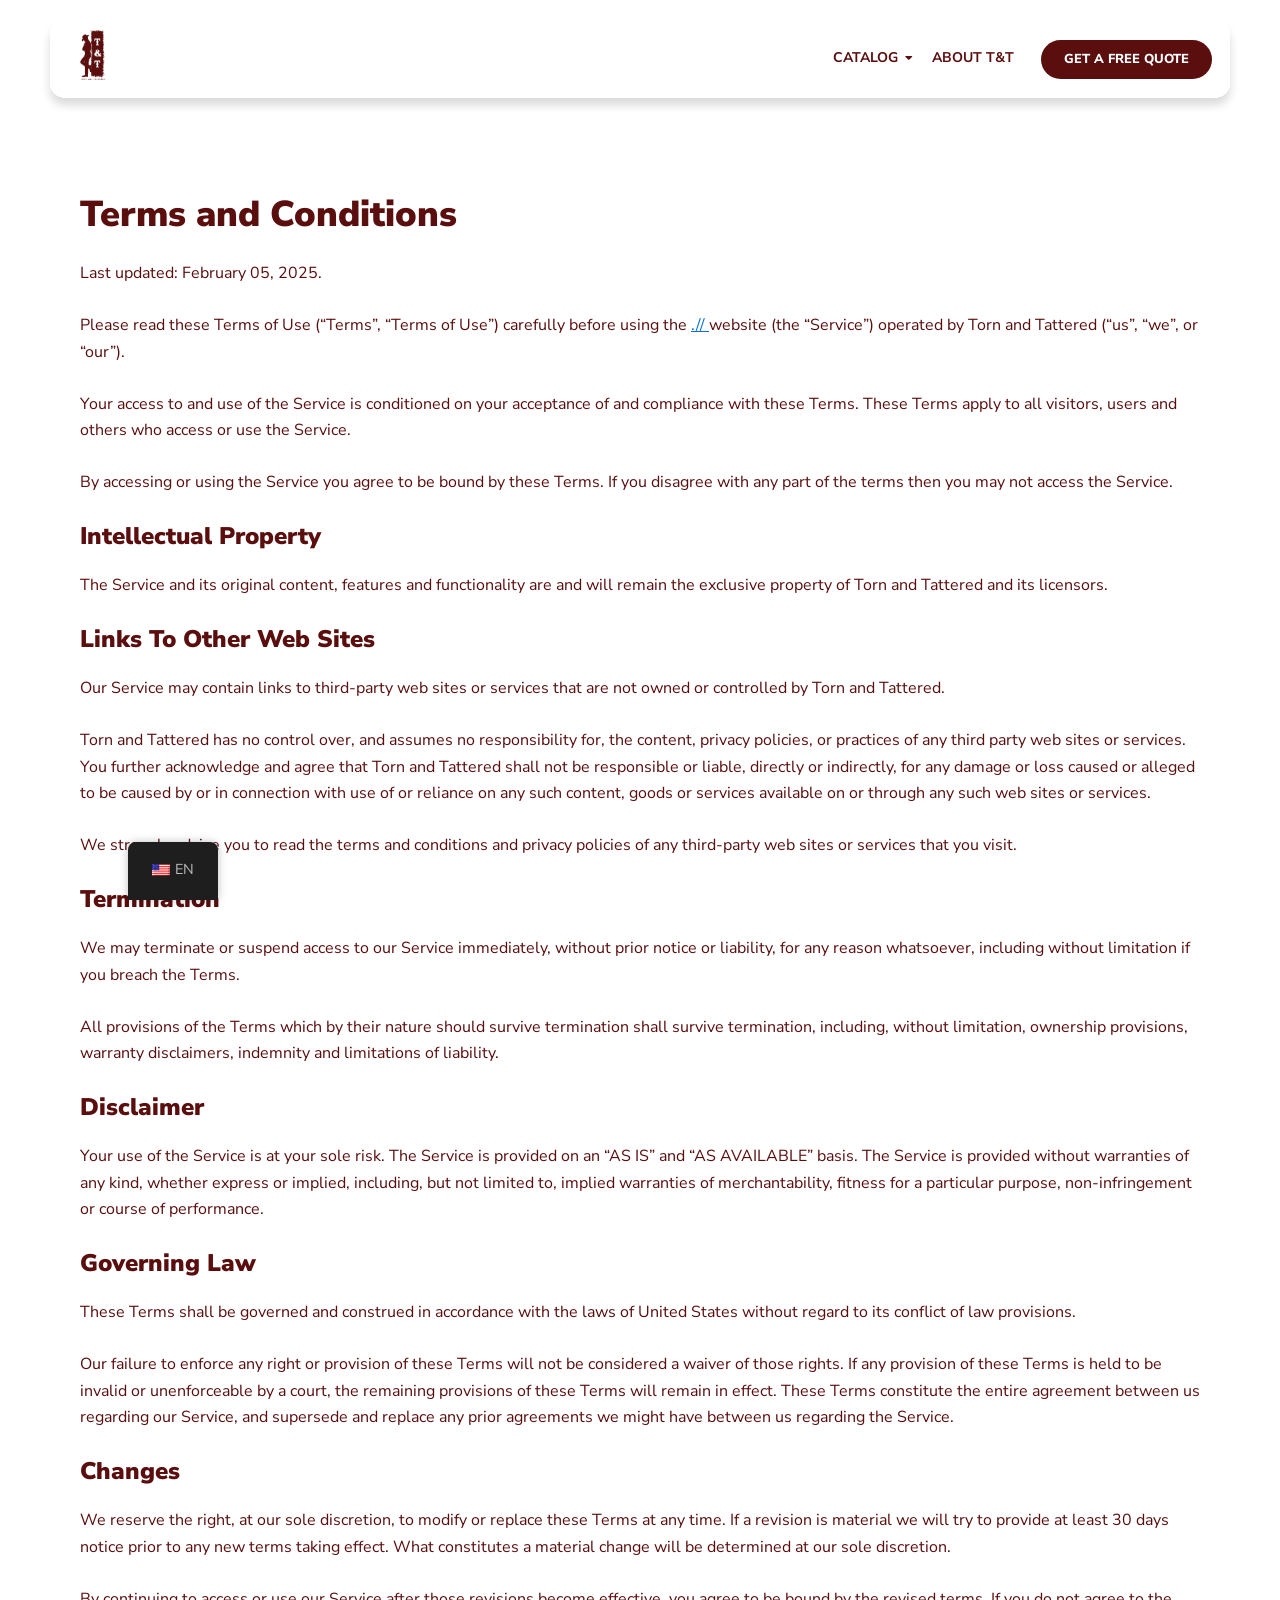
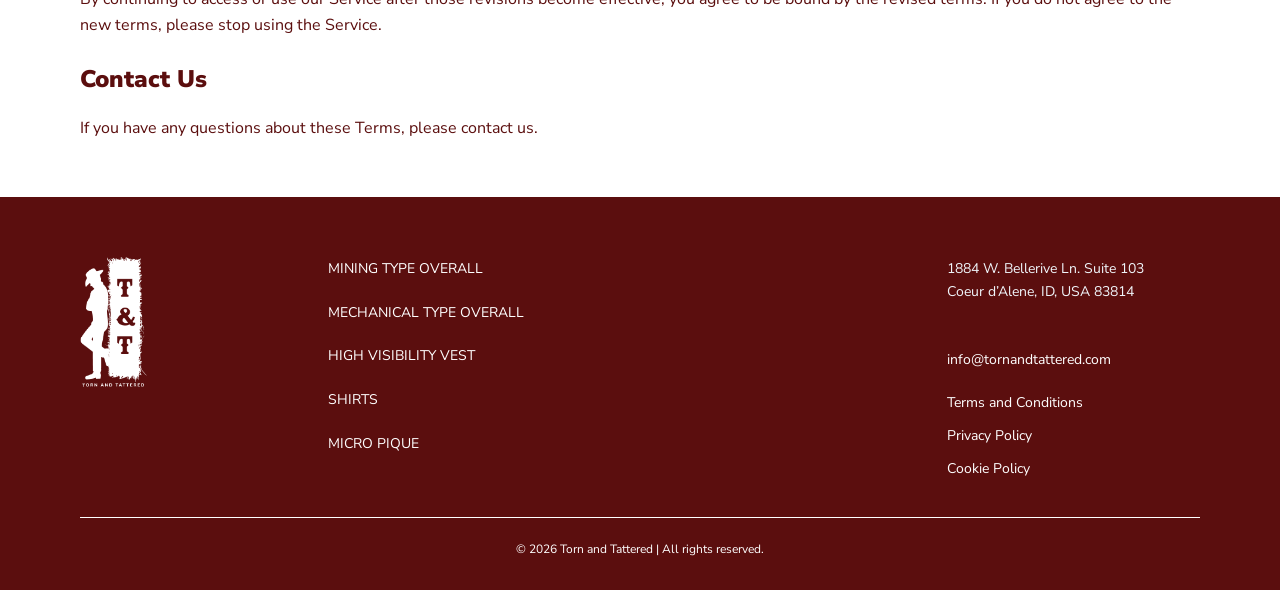
<file: terms-and-conditions.html>
﻿<!DOCTYPE html>
<html lang="en-US">
<head><meta charset="UTF-8">
<script id="cookieyes" type="text/javascript" src="https://cdn-cookieyes.com/client_data/0b4a0026dcfcf3ad224d3742/script.js"></script>

<meta name="viewport" content="width=device-width, initial-scale=1">
	<meta name="robots" content="index, follow, max-image-preview:large, max-snippet:-1, max-video-preview:-1">

	<!-- This site is optimized with the Yoast SEO plugin v27.3 - https://yoast.com/product/yoast-seo-wordpress/ -->
	<title>Terms and Conditions - Torn and Tattered</title>
	<link rel="canonical" href="./index.html">
	<meta property="og:locale" content="en_US">
	<meta property="og:type" content="article">
	<meta property="og:title" content="Terms and Conditions - Torn and Tattered">
	<meta property="og:description" content="Terms and Conditions Last updated: February 05, 2025. Please read these Terms of Use (“Terms”, “Terms of Use”) carefully before using the .// website (the “Service”) operated by Torn and Tattered (“us”, “we”, or “our”). Your access to and use of the Service is conditioned on your acceptance of and compliance with these Terms. These Terms apply to all visitors, users and others who access or use the Service. By accessing or using the Service you agree to be bound by these Terms. If you disagree with any part of the terms then you may not access the Service. Intellectual Property The Service and its original content, features and functionality are and will remain the exclusive property of Torn and Tattered and its licensors. Links To Other Web Sites Our Service may contain links to third-party web sites or services that are not owned or controlled by Torn and Tattered. Torn and Tattered has no control over, and assumes no responsibility for, the content, privacy policies, or practices of any third party web sites or services. You further acknowledge and agree that Torn and Tattered shall not be responsible or liable, directly or indirectly, for any damage or loss caused or alleged to be caused by or in connection with use of or reliance on any such content, goods or services available on or through any such web sites or services. We strongly advise you to read the terms and conditions and privacy policies of any third-party web sites or services that you visit. Termination We may terminate or suspend access to our Service immediately, without prior notice or liability, for any reason whatsoever, including without limitation if you breach the Terms. All provisions of the Terms which by their nature should survive termination shall survive termination, including, without limitation, ownership provisions, warranty disclaimers, indemnity and limitations of liability. Disclaimer Your use of the Service is at your sole risk. The Service is provided on an “AS IS” and “AS AVAILABLE” basis. The Service is provided without warranties of any kind, whether express or implied, including, but not limited to, implied warranties of merchantability, fitness for a particular purpose, non-infringement or course of performance. Governing Law These Terms shall be governed and construed in accordance with the laws of United States without regard to its conflict of law provisions. Our failure to enforce any right or provision of these Terms will not be considered a waiver of those rights. If any provision of these Terms is held to be invalid or unenforceable by a court, the remaining provisions of these Terms will remain in effect. These Terms constitute the entire agreement between us regarding our Service, and supersede and replace any prior agreements we might have between us regarding the Service. Changes We reserve the right, at our sole discretion, to modify or replace these Terms at any time. If a revision is material we will try to provide at least 30 days notice prior to any new terms taking effect. What constitutes a material change will be determined at our sole discretion. By continuing to access or use our Service after those revisions become effective, you agree to be bound by the revised terms. If you do not agree to the new terms, please stop using the Service. Contact Us If you have any questions about these Terms, please contact us.">
	<meta property="og:url" content="./index.html">
	<meta property="og:site_name" content="Torn and Tattered">
	<meta property="article:modified_time" content="2025-02-05T23:32:04+00:00">
	<meta property="og:image" content="./assets/images/OG_IMAGE.webp">
	<meta property="og:image:width" content="1920">
	<meta property="og:image:height" content="1080">
	<meta property="og:image:type" content="image/webp">
	<meta name="twitter:card" content="summary_large_image">
	<meta name="twitter:label1" content="Est. reading time">
	<meta name="twitter:data1" content="5 minutes">
	<script type="application/ld+json" class="yoast-schema-graph">{"@context":"https:\/\/schema.org","@graph":[{"@type":"WebPage","@id":"\/terms-and-conditions\/","url":"\/terms-and-conditions\/","name":"Terms and Conditions - Torn and Tattered","isPartOf":{"@id":"\/#website"},"datePublished":"2025-02-05T23:05:39+00:00","dateModified":"2025-02-05T23:32:04+00:00","breadcrumb":{"@id":"\/terms-and-conditions\/#breadcrumb"},"inLanguage":"en-US","potentialAction":[{"@type":"ReadAction","target":["\/terms-and-conditions\/"]}]},{"@type":"BreadcrumbList","@id":"\/terms-and-conditions\/#breadcrumb","itemListElement":[{"@type":"ListItem","position":1,"name":"Portada","item":"\/"},{"@type":"ListItem","position":2,"name":"Terms and Conditions"}]},{"@type":"WebSite","@id":"\/#website","url":"\/","name":"Torn and Tattered","description":"","publisher":{"@id":"\/#organization"},"potentialAction":[{"@type":"SearchAction","target":{"@type":"EntryPoint","urlTemplate":"\/?s={search_term_string}"},"query-input":{"@type":"PropertyValueSpecification","valueRequired":true,"valueName":"search_term_string"}}],"inLanguage":"en-US"},{"@type":"Organization","@id":"\/#organization","name":"Torn and Tattered","url":"\/","logo":{"@type":"ImageObject","inLanguage":"en-US","@id":"\/#\/schema\/logo\/image\/","url":"\/wp-content\/uploads\/2024\/11\/LOGO.png","contentUrl":"\/wp-content\/uploads\/2024\/11\/LOGO.png","width":71,"height":136,"caption":"Torn and Tattered"},"image":{"@id":"\/#\/schema\/logo\/image\/"}}]}</script>
	<link rel="alternate" hreflang="en-US" href="./index.html">
<link rel="alternate" hreflang="es-MX" href="./es/terms-and-conditions.html">
<link rel="alternate" hreflang="en" href="./terms-and-conditions.html">
<link rel="alternate" hreflang="es" href="./es/terms-and-conditions.html">
<script>
    (function(h,o,t,j,a,r){
        h.hj=h.hj||function(){(h.hj.q=h.hj.q||[]).push(arguments)};
        h._hjSettings={hjid:5226902,hjsv:6};
        a=o.getElementsByTagName('head')[0];
        r=o.createElement('script');r.async=1;
        r.src=t+h._hjSettings.hjid+j+h._hjSettings.hjsv;
        a.appendChild(r);
    })(window,document,'https://static.hotjar.com/c/hotjar-','.js?sv=');
</script><link rel="icon" href="./assets/images/FAVICON-32x32.png" sizes="32x32">
<link rel="icon" href="./assets/images/FAVICON-192x192.png" sizes="192x192">
<link rel="apple-touch-icon" href="./assets/images/FAVICON-180x180.png">
<meta name="msapplication-TileImage" content="./assets/images/FAVICON-270x270.png">
<link rel="dns-prefetch" href="//fonts.googleapis.com">
<link href="https://fonts.googleapis.com/" rel="preconnect">
<link href="https://fonts.gstatic.com/" crossorigin="anonymous" rel="preconnect">
<link rel="stylesheet" id="astra-google-fonts-css" href="https://fonts.googleapis.com/css?family=Nunito+Sans%3A400%2C%2C900&amp;display=swap&amp;ver=4.12.6" media="all">
<link rel="stylesheet" id="site-main-css" href="./css/site.css" media="all">

<style>#content.site-content{padding-top:160px;}@media(max-width:767px){#content.site-content{padding-top:120px;}}</style>
</head>

<body itemtype="https://schema.org/WebPage" itemscope="itemscope" class="wp-singular page-template-default page page-id-763 wp-custom-logo wp-embed-responsive wp-theme-astra translatepress-en_US ehf-header ehf-footer ehf-template-astra ehf-stylesheet-astra ast-desktop ast-page-builder-template ast-no-sidebar astra-4.12.6 ast-single-post ast-inherit-site-logo-transparent ast-hfb-header elementor-default elementor-kit-12 elementor-page elementor-page-763">

<a class="skip-link screen-reader-text" href="#content">
		Skip to content</a>

<div class="hfeed site" id="page">
			<header id="masthead" itemscope="itemscope" itemtype="https://schema.org/WPHeader">
			<p class="main-title bhf-hidden" itemprop="headline"><a href="./index.html" title="Torn and Tattered" rel="home">Torn and Tattered</a></p>
					<div data-elementor-type="wp-post" data-elementor-id="55" class="elementor elementor-55">
						<section class="elementor-section elementor-top-section elementor-element elementor-element-dd98217 elementor-section-full_width she-header-yes she-header-transparent-yes elementor-section-height-default elementor-section-height-default wpr-particle-no wpr-jarallax-no wpr-parallax-no wpr-sticky-section-no" data-id="dd98217" data-element_type="section" data-e-type="section" data-settings="{&quot;transparent&quot;:&quot;yes&quot;,&quot;scroll_distance&quot;:{&quot;unit&quot;:&quot;px&quot;,&quot;size&quot;:0,&quot;sizes&quot;:[]},&quot;transparent_header_show&quot;:&quot;yes&quot;,&quot;transparent_on&quot;:[&quot;desktop&quot;,&quot;tablet&quot;,&quot;mobile&quot;],&quot;scroll_distance_tablet&quot;:{&quot;unit&quot;:&quot;px&quot;,&quot;size&quot;:&quot;&quot;,&quot;sizes&quot;:[]},&quot;scroll_distance_mobile&quot;:{&quot;unit&quot;:&quot;px&quot;,&quot;size&quot;:&quot;&quot;,&quot;sizes&quot;:[]},&quot;she_offset_top&quot;:{&quot;unit&quot;:&quot;px&quot;,&quot;size&quot;:0,&quot;sizes&quot;:[]},&quot;she_offset_top_tablet&quot;:{&quot;unit&quot;:&quot;px&quot;,&quot;size&quot;:&quot;&quot;,&quot;sizes&quot;:[]},&quot;she_offset_top_mobile&quot;:{&quot;unit&quot;:&quot;px&quot;,&quot;size&quot;:&quot;&quot;,&quot;sizes&quot;:[]},&quot;she_width&quot;:{&quot;unit&quot;:&quot;%&quot;,&quot;size&quot;:100,&quot;sizes&quot;:[]},&quot;she_width_tablet&quot;:{&quot;unit&quot;:&quot;px&quot;,&quot;size&quot;:&quot;&quot;,&quot;sizes&quot;:[]},&quot;she_width_mobile&quot;:{&quot;unit&quot;:&quot;px&quot;,&quot;size&quot;:&quot;&quot;,&quot;sizes&quot;:[]},&quot;she_padding&quot;:{&quot;unit&quot;:&quot;px&quot;,&quot;top&quot;:0,&quot;right&quot;:&quot;&quot;,&quot;bottom&quot;:0,&quot;left&quot;:&quot;&quot;,&quot;isLinked&quot;:true},&quot;she_padding_tablet&quot;:{&quot;unit&quot;:&quot;px&quot;,&quot;top&quot;:&quot;&quot;,&quot;right&quot;:&quot;&quot;,&quot;bottom&quot;:&quot;&quot;,&quot;left&quot;:&quot;&quot;,&quot;isLinked&quot;:true},&quot;she_padding_mobile&quot;:{&quot;unit&quot;:&quot;px&quot;,&quot;top&quot;:&quot;&quot;,&quot;right&quot;:&quot;&quot;,&quot;bottom&quot;:&quot;&quot;,&quot;left&quot;:&quot;&quot;,&quot;isLinked&quot;:true}}">
						<div class="elementor-container elementor-column-gap-no">
					<div class="elementor-column elementor-col-100 elementor-top-column elementor-element elementor-element-a8b1272" data-id="a8b1272" data-element_type="column" data-e-type="column" data-settings="{&quot;background_background&quot;:&quot;classic&quot;}">
			<div class="elementor-widget-wrap elementor-element-populated">
						<section class="elementor-section elementor-inner-section elementor-element elementor-element-9b298c6 elementor-section-full_width elementor-section-height-default elementor-section-height-default wpr-particle-no wpr-jarallax-no wpr-parallax-no wpr-sticky-section-no" data-id="9b298c6" data-element_type="section" data-e-type="section">
						<div class="elementor-container elementor-column-gap-default">
					<div class="elementor-column elementor-col-33 elementor-inner-column elementor-element elementor-element-a786c35" data-id="a786c35" data-element_type="column" data-e-type="column">
			<div class="elementor-widget-wrap elementor-element-populated">
						<div class="elementor-element elementor-element-5f20aef elementor-widget elementor-widget-site-logo" data-id="5f20aef" data-element_type="widget" data-e-type="widget" data-settings="{&quot;align&quot;:&quot;left&quot;,&quot;width&quot;:{&quot;unit&quot;:&quot;%&quot;,&quot;size&quot;:&quot;&quot;,&quot;sizes&quot;:[]},&quot;width_tablet&quot;:{&quot;unit&quot;:&quot;%&quot;,&quot;size&quot;:&quot;&quot;,&quot;sizes&quot;:[]},&quot;width_mobile&quot;:{&quot;unit&quot;:&quot;%&quot;,&quot;size&quot;:&quot;&quot;,&quot;sizes&quot;:[]},&quot;space&quot;:{&quot;unit&quot;:&quot;%&quot;,&quot;size&quot;:&quot;&quot;,&quot;sizes&quot;:[]},&quot;space_tablet&quot;:{&quot;unit&quot;:&quot;%&quot;,&quot;size&quot;:&quot;&quot;,&quot;sizes&quot;:[]},&quot;space_mobile&quot;:{&quot;unit&quot;:&quot;%&quot;,&quot;size&quot;:&quot;&quot;,&quot;sizes&quot;:[]},&quot;image_border_radius&quot;:{&quot;unit&quot;:&quot;px&quot;,&quot;top&quot;:&quot;&quot;,&quot;right&quot;:&quot;&quot;,&quot;bottom&quot;:&quot;&quot;,&quot;left&quot;:&quot;&quot;,&quot;isLinked&quot;:true},&quot;image_border_radius_tablet&quot;:{&quot;unit&quot;:&quot;px&quot;,&quot;top&quot;:&quot;&quot;,&quot;right&quot;:&quot;&quot;,&quot;bottom&quot;:&quot;&quot;,&quot;left&quot;:&quot;&quot;,&quot;isLinked&quot;:true},&quot;image_border_radius_mobile&quot;:{&quot;unit&quot;:&quot;px&quot;,&quot;top&quot;:&quot;&quot;,&quot;right&quot;:&quot;&quot;,&quot;bottom&quot;:&quot;&quot;,&quot;left&quot;:&quot;&quot;,&quot;isLinked&quot;:true},&quot;caption_padding&quot;:{&quot;unit&quot;:&quot;px&quot;,&quot;top&quot;:&quot;&quot;,&quot;right&quot;:&quot;&quot;,&quot;bottom&quot;:&quot;&quot;,&quot;left&quot;:&quot;&quot;,&quot;isLinked&quot;:true},&quot;caption_padding_tablet&quot;:{&quot;unit&quot;:&quot;px&quot;,&quot;top&quot;:&quot;&quot;,&quot;right&quot;:&quot;&quot;,&quot;bottom&quot;:&quot;&quot;,&quot;left&quot;:&quot;&quot;,&quot;isLinked&quot;:true},&quot;caption_padding_mobile&quot;:{&quot;unit&quot;:&quot;px&quot;,&quot;top&quot;:&quot;&quot;,&quot;right&quot;:&quot;&quot;,&quot;bottom&quot;:&quot;&quot;,&quot;left&quot;:&quot;&quot;,&quot;isLinked&quot;:true},&quot;caption_space&quot;:{&quot;unit&quot;:&quot;px&quot;,&quot;size&quot;:0,&quot;sizes&quot;:[]},&quot;caption_space_tablet&quot;:{&quot;unit&quot;:&quot;px&quot;,&quot;size&quot;:&quot;&quot;,&quot;sizes&quot;:[]},&quot;caption_space_mobile&quot;:{&quot;unit&quot;:&quot;px&quot;,&quot;size&quot;:&quot;&quot;,&quot;sizes&quot;:[]}}" data-widget_type="site-logo.default">
				<div class="elementor-widget-container">
							<div class="hfe-site-logo">
													<a data-elementor-open-lightbox="" class="elementor-clickable" href="./index.html">
							<div class="hfe-site-logo-set">           
				<div class="hfe-site-logo-container">
									<img class="hfe-site-logo-img elementor-animation-" src="./assets/images/LOGO.png" alt="default-logo">
				</div>
			</div>
							</a>
						</div>  
							</div>
				</div>
					</div>
		</div>
				<div class="elementor-column elementor-col-33 elementor-inner-column elementor-element elementor-element-d90dd6a" data-id="d90dd6a" data-element_type="column" data-e-type="column">
			<div class="elementor-widget-wrap elementor-element-populated">
						<div class="elementor-element elementor-element-b91d23b wpr-main-menu-align-right wpr-main-menu-align--tabletright wpr-main-menu-align--mobileright wpr-pointer-underline wpr-pointer-line-fx wpr-pointer-fx-fade wpr-sub-icon-caret-down wpr-sub-menu-fx-fade wpr-nav-menu-bp-mobile wpr-mobile-menu-full-width wpr-mobile-menu-item-align-center wpr-mobile-toggle-v1 wpr-sub-divider-yes wpr-mobile-divider-yes elementor-widget elementor-widget-wpr-nav-menu" data-id="b91d23b" data-element_type="widget" data-e-type="widget" data-settings="{&quot;menu_layout&quot;:&quot;horizontal&quot;}" data-widget_type="wpr-nav-menu.default">
				<div class="elementor-widget-container">
					<nav class="wpr-nav-menu-container wpr-nav-menu-horizontal" data-trigger="hover" data-consider-header="" data-scroll-speed="500"><ul id="menu-1-b91d23b" class="wpr-nav-menu"><li class="menu-item menu-item-type-custom menu-item-object-custom menu-item-has-children menu-item-417"><a aria-haspopup="true" aria-expanded="false" href="#" class="wpr-menu-item wpr-pointer-item">CATALOG<i class="wpr-sub-icon fas" aria-hidden="true"></i></a>
<ul class="sub-menu wpr-sub-menu">
	<li class="menu-item menu-item-type-custom menu-item-object-custom menu-item-home menu-item-423"><a href="./index.html#miningoverall" class="wpr-sub-menu-item menu-link">Mining Type Overall</a></li>
	<li class="menu-item menu-item-type-custom menu-item-object-custom menu-item-home menu-item-424"><a href="./index.html#mechanical" class="wpr-sub-menu-item menu-link">Mechanical Type Overall</a></li>
	<li class="menu-item menu-item-type-custom menu-item-object-custom menu-item-home menu-item-425"><a href="./index.html#high" class="wpr-sub-menu-item menu-link">High Visibility Vest</a></li>
	<li class="menu-item menu-item-type-custom menu-item-object-custom menu-item-home menu-item-426"><a href="./index.html#shirts" class="wpr-sub-menu-item menu-link">Shirts</a></li>
	<li class="menu-item menu-item-type-custom menu-item-object-custom menu-item-home menu-item-430"><a href="./index.html#pique" class="wpr-sub-menu-item menu-link">Micro Pique</a></li>
</ul>
</li>
<li class="menu-item menu-item-type-custom menu-item-object-custom menu-item-home menu-item-418"><a href="./index.html#about" class="wpr-menu-item wpr-pointer-item menu-link">ABOUT T&amp;T</a></li>
</ul></nav><nav class="wpr-mobile-nav-menu-container"><div class="wpr-mobile-toggle-wrap"><div class="wpr-mobile-toggle"><span class="wpr-mobile-toggle-line"></span><span class="wpr-mobile-toggle-line"></span><span class="wpr-mobile-toggle-line"></span></div></div><ul id="mobile-menu-2-b91d23b" class="wpr-mobile-nav-menu"><li class="menu-item menu-item-type-custom menu-item-object-custom menu-item-has-children menu-item-417"><a aria-expanded="false" href="#" class="wpr-mobile-menu-item menu-link">CATALOG<span role="button" class="dropdown-menu-toggle ast-header-navigation-arrow" tabindex="0" aria-expanded="false" aria-label="Menu Toggle" aria-haspopup="true"></span></a>
<ul class="sub-menu wpr-sub-menu">
	<li class="menu-item menu-item-type-custom menu-item-object-custom menu-item-home menu-item-423"><a href="./index.html#miningoverall" class="wpr-mobile-sub-menu-item menu-link">Mining Type Overall</a></li>
	<li class="menu-item menu-item-type-custom menu-item-object-custom menu-item-home menu-item-424"><a href="./index.html#mechanical" class="wpr-mobile-sub-menu-item menu-link">Mechanical Type Overall</a></li>
	<li class="menu-item menu-item-type-custom menu-item-object-custom menu-item-home menu-item-425"><a href="./index.html#high" class="wpr-mobile-sub-menu-item menu-link">High Visibility Vest</a></li>
	<li class="menu-item menu-item-type-custom menu-item-object-custom menu-item-home menu-item-426"><a href="./index.html#shirts" class="wpr-mobile-sub-menu-item menu-link">Shirts</a></li>
	<li class="menu-item menu-item-type-custom menu-item-object-custom menu-item-home menu-item-430"><a href="./index.html#pique" class="wpr-mobile-sub-menu-item menu-link">Micro Pique</a></li>
</ul>
</li>
<li class="menu-item menu-item-type-custom menu-item-object-custom menu-item-home menu-item-418"><a href="./index.html#about" class="wpr-mobile-menu-item menu-link">ABOUT T&amp;T</a></li>
</ul></nav>				</div>
				</div>
					</div>
		</div>
				<div class="elementor-column elementor-col-33 elementor-inner-column elementor-element elementor-element-59165d9" data-id="59165d9" data-element_type="column" data-e-type="column">
			<div class="elementor-widget-wrap elementor-element-populated">
						<div class="elementor-element elementor-element-10b98bd elementor-align-justify elementor-widget elementor-widget-button" data-id="10b98bd" data-element_type="widget" data-e-type="widget" data-widget_type="button.default">
				<div class="elementor-widget-container">
									<div class="elementor-button-wrapper">
					<a class="elementor-button elementor-button-link elementor-size-sm elementor-animation-shrink" href="./index.html#contact">
						<span class="elementor-button-content-wrapper">
									<span class="elementor-button-text">GET A FREE QUOTE</span>
					</span>
					</a>
				</div>
								</div>
				</div>
					</div>
		</div>
					</div>
		</section>
					</div>
		</div>
					</div>
		</section>
				</div>
				</header>

		<div id="content" class="site-content">
		<div class="ast-container">
		

	<div id="primary" class="content-area primary">

		
					<main id="main" class="site-main">
				<article class="post-763 page type-page status-publish ast-article-single" id="post-763" itemtype="https://schema.org/CreativeWork" itemscope="itemscope">
	
				<header class="entry-header ast-no-thumbnail ast-no-title ast-header-without-markup">
							</header> <!-- .entry-header -->
		
<div class="entry-content clear" itemprop="text">

	
			<div data-elementor-type="wp-page" data-elementor-id="763" class="elementor elementor-763">
						<section class="elementor-section elementor-top-section elementor-element elementor-element-1bdf3ef elementor-section-boxed elementor-section-height-default elementor-section-height-default wpr-particle-no wpr-jarallax-no wpr-parallax-no wpr-sticky-section-no" data-id="1bdf3ef" data-element_type="section" data-e-type="section">
						<div class="elementor-container elementor-column-gap-default">
					<div class="elementor-column elementor-col-100 elementor-top-column elementor-element elementor-element-542c5d8" data-id="542c5d8" data-element_type="column" data-e-type="column">
			<div class="elementor-widget-wrap elementor-element-populated">
						<div class="elementor-element elementor-element-dae677f elementor-widget elementor-widget-spacer" data-id="dae677f" data-element_type="widget" data-e-type="widget" data-widget_type="spacer.default">
				<div class="elementor-widget-container">
							<div class="elementor-spacer">
			<div class="elementor-spacer-inner"></div>
		</div>
						</div>
				</div>
				<div class="elementor-element elementor-element-c6910e2 elementor-widget elementor-widget-text-editor" data-id="c6910e2" data-element_type="widget" data-e-type="widget" data-widget_type="text-editor.default">
				<div class="elementor-widget-container">
									<div class="elementor-element elementor-element-4c95fad exad-sticky-section-no exad-glass-effect-no elementor-widget elementor-widget-heading" data-id="4c95fad" data-element_type="widget" data-widget_type="heading.default"><div class="elementor-widget-container"><h1 class="elementor-heading-title elementor-size-default"><strong>Terms and Conditions</strong></h1></div></div><div class="elementor-element elementor-element-1f96029 exad-sticky-section-no exad-glass-effect-no elementor-widget elementor-widget-text-editor" data-id="1f96029" data-element_type="widget" data-widget_type="text-editor.default"><div class="elementor-widget-container"><p>Last updated: February 05, 2025.</p><p>Please read these Terms of Use (“Terms”, “Terms of Use”) carefully before using the <a href="./index.html">.// </a>website (the “Service”) operated by Torn and Tattered (“us”, “we”, or “our”).</p><p>Your access to and use of the Service is conditioned on your acceptance of and compliance with these Terms. These Terms apply to all visitors, users and others who access or use the Service.</p><p>By accessing or using the Service you agree to be bound by these Terms. If you disagree with any part of the terms then you may not access the Service.</p><h3>Intellectual Property</h3><p>The Service and its original content, features and functionality are and will remain the exclusive property of Torn and Tattered and its licensors.</p><h3>Links To Other Web Sites</h3><p>Our Service may contain links to third-party web sites or services that are not owned or controlled by Torn and Tattered.</p><p>Torn and Tattered has no control over, and assumes no responsibility for, the content, privacy policies, or practices of any third party web sites or services. You further acknowledge and agree that Torn and Tattered shall not be responsible or liable, directly or indirectly, for any damage or loss caused or alleged to be caused by or in connection with use of or reliance on any such content, goods or services available on or through any such web sites or services.</p><p>We strongly advise you to read the terms and conditions and privacy policies of any third-party web sites or services that you visit.</p><h3>Termination</h3><p>We may terminate or suspend access to our Service immediately, without prior notice or liability, for any reason whatsoever, including without limitation if you breach the Terms.</p><p>All provisions of the Terms which by their nature should survive termination shall survive termination, including, without limitation, ownership provisions, warranty disclaimers, indemnity and limitations of liability.</p><h3>Disclaimer</h3><p>Your use of the Service is at your sole risk. The Service is provided on an “AS IS” and “AS AVAILABLE” basis. The Service is provided without warranties of any kind, whether express or implied, including, but not limited to, implied warranties of merchantability, fitness for a particular purpose, non-infringement or course of performance.</p><h3>Governing Law</h3><p>These Terms shall be governed and construed in accordance with the laws of United States without regard to its conflict of law provisions.</p><p>Our failure to enforce any right or provision of these Terms will not be considered a waiver of those rights. If any provision of these Terms is held to be invalid or unenforceable by a court, the remaining provisions of these Terms will remain in effect. These Terms constitute the entire agreement between us regarding our Service, and supersede and replace any prior agreements we might have between us regarding the Service.</p><h3>Changes</h3><p>We reserve the right, at our sole discretion, to modify or replace these Terms at any time. If a revision is material we will try to provide at least 30 days notice prior to any new terms taking effect. What constitutes a material change will be determined at our sole discretion.</p><p>By continuing to access or use our Service after those revisions become effective, you agree to be bound by the revised terms. If you do not agree to the new terms, please stop using the Service.</p><h3>Contact Us</h3><p>If you have any questions about these Terms, please contact us.</p></div></div>								</div>
				</div>
					</div>
		</div>
					</div>
		</section>
				<section class="elementor-section elementor-top-section elementor-element elementor-element-6707282 elementor-section-boxed elementor-section-height-default elementor-section-height-default wpr-particle-no wpr-jarallax-no wpr-parallax-no wpr-sticky-section-no" data-id="6707282" data-element_type="section" data-e-type="section">
						<div class="elementor-container elementor-column-gap-default">
					<div class="elementor-column elementor-col-100 elementor-top-column elementor-element elementor-element-696324f" data-id="696324f" data-element_type="column" data-e-type="column">
			<div class="elementor-widget-wrap elementor-element-populated">
						<div class="elementor-element elementor-element-a690f3d elementor-widget elementor-widget-spacer" data-id="a690f3d" data-element_type="widget" data-e-type="widget" data-widget_type="spacer.default">
				<div class="elementor-widget-container">
							<div class="elementor-spacer">
			<div class="elementor-spacer-inner"></div>
		</div>
						</div>
				</div>
					</div>
		</div>
					</div>
		</section>
				</div>
		
	
	
</div><!-- .entry-content .clear -->

	
	
</article><!-- #post-## -->

			</main><!-- #main -->
			
		
	</div><!-- #primary -->


	</div> <!-- ast-container -->
	</div><!-- #content -->
		<footer itemtype="https://schema.org/WPFooter" itemscope="itemscope" id="colophon" role="contentinfo">
			<div class="footer-width-fixer">		<div data-elementor-type="wp-post" data-elementor-id="443" class="elementor elementor-443">
						<section class="elementor-section elementor-top-section elementor-element elementor-element-5d41ca9 elementor-section-full_width elementor-section-height-default elementor-section-height-default wpr-particle-no wpr-jarallax-no wpr-parallax-no wpr-sticky-section-no" data-id="5d41ca9" data-element_type="section" data-e-type="section" data-settings="{&quot;background_background&quot;:&quot;classic&quot;}">
						<div class="elementor-container elementor-column-gap-no">
					<div class="elementor-column elementor-col-100 elementor-top-column elementor-element elementor-element-69d95e7" data-id="69d95e7" data-element_type="column" data-e-type="column">
			<div class="elementor-widget-wrap elementor-element-populated">
						<section class="elementor-section elementor-inner-section elementor-element elementor-element-3d22904 elementor-section-boxed elementor-section-height-default elementor-section-height-default wpr-particle-no wpr-jarallax-no wpr-parallax-no wpr-sticky-section-no" data-id="3d22904" data-element_type="section" data-e-type="section">
						<div class="elementor-container elementor-column-gap-default">
					<div class="elementor-column elementor-col-33 elementor-inner-column elementor-element elementor-element-a846a0f" data-id="a846a0f" data-element_type="column" data-e-type="column">
			<div class="elementor-widget-wrap elementor-element-populated">
						<div class="elementor-element elementor-element-2b32433 elementor-widget elementor-widget-image" data-id="2b32433" data-element_type="widget" data-e-type="widget" data-widget_type="image.default">
				<div class="elementor-widget-container">
																<a href="./index.html">
							<img width="112" height="216" src="./assets/images/LOGO_FOOTER.png" class="attachment-full size-full wp-image-458" alt="">								</a>
															</div>
				</div>
					</div>
		</div>
				<div class="elementor-column elementor-col-33 elementor-inner-column elementor-element elementor-element-f81d60d" data-id="f81d60d" data-element_type="column" data-e-type="column">
			<div class="elementor-widget-wrap elementor-element-populated">
						<div class="elementor-element elementor-element-cfb336f elementor-widget elementor-widget-text-editor" data-id="cfb336f" data-element_type="widget" data-e-type="widget" data-widget_type="text-editor.default">
				<div class="elementor-widget-container">
									<p><span style="color: #ffffff;"><a style="color: #ffffff;" href="#miningoverall">MINING TYPE OVERALL</a></span></p>								</div>
				</div>
				<div class="elementor-element elementor-element-dc7da20 elementor-widget elementor-widget-text-editor" data-id="dc7da20" data-element_type="widget" data-e-type="widget" data-widget_type="text-editor.default">
				<div class="elementor-widget-container">
									<p><span style="color: #ffffff;"><a style="color: #ffffff;" href="#mechanical">MECHANICAL TYPE OVERALL</a></span></p>								</div>
				</div>
				<div class="elementor-element elementor-element-765e6a8 elementor-widget elementor-widget-text-editor" data-id="765e6a8" data-element_type="widget" data-e-type="widget" data-widget_type="text-editor.default">
				<div class="elementor-widget-container">
									<p><span style="color: #ffffff;"><a style="color: #ffffff;" href="#high">HIGH VISIBILITY VEST</a></span></p>								</div>
				</div>
				<div class="elementor-element elementor-element-1778407 elementor-widget elementor-widget-text-editor" data-id="1778407" data-element_type="widget" data-e-type="widget" data-widget_type="text-editor.default">
				<div class="elementor-widget-container">
									<p><span style="color: #ffffff;"><a style="color: #ffffff;" href="#shirts"><span style="color: #ffffff;">SHIRTS</span></a></span></p>								</div>
				</div>
				<div class="elementor-element elementor-element-bf7129c elementor-widget elementor-widget-text-editor" data-id="bf7129c" data-element_type="widget" data-e-type="widget" data-widget_type="text-editor.default">
				<div class="elementor-widget-container">
									<p><a href="#pique"><span style="color: #ffffff;">MICRO PIQUE</span></a></p>								</div>
				</div>
					</div>
		</div>
				<div class="elementor-column elementor-col-33 elementor-inner-column elementor-element elementor-element-934a789" data-id="934a789" data-element_type="column" data-e-type="column">
			<div class="elementor-widget-wrap elementor-element-populated">
						<div class="elementor-element elementor-element-269acc0 elementor-widget elementor-widget-text-editor" data-id="269acc0" data-element_type="widget" data-e-type="widget" data-widget_type="text-editor.default">
				<div class="elementor-widget-container">
									<p>1884 W. Bellerive Ln. Suite 103<br>Coeur d’Alene, ID, USA 83814</p>								</div>
				</div>
				<div class="elementor-element elementor-element-2ad83dc elementor-widget elementor-widget-text-editor" data-id="2ad83dc" data-element_type="widget" data-e-type="widget" data-widget_type="text-editor.default">
				<div class="elementor-widget-container">
									<p><span style="color: #ffffff;"><a style="color: #ffffff;" href="mailto:info@tornandtattered.com">info@tornandtattered.com</a></span></p>								</div>
				</div>
				<div class="elementor-element elementor-element-bf0ef90 elementor-widget-mobile__width-inherit elementor-widget elementor-widget-text-editor" data-id="bf0ef90" data-element_type="widget" data-e-type="widget" data-widget_type="text-editor.default">
				<div class="elementor-widget-container">
									<p><a href="./index.html"><span style="color: #ffffff;">Terms and Conditions</span></a></p>								</div>
				</div>
				<div class="elementor-element elementor-element-4f7f7ae elementor-widget-mobile__width-inherit elementor-widget elementor-widget-text-editor" data-id="4f7f7ae" data-element_type="widget" data-e-type="widget" data-widget_type="text-editor.default">
				<div class="elementor-widget-container">
									<p><a href="./privacy-policy.html"><span style="color: #ffffff;">Privacy Policy</span></a></p>								</div>
				</div>
				<div class="elementor-element elementor-element-4c400e3 elementor-widget elementor-widget-text-editor" data-id="4c400e3" data-element_type="widget" data-e-type="widget" data-widget_type="text-editor.default">
				<div class="elementor-widget-container">
									<p><a href="./cookie-policy.html"><span style="color: #ffffff;">Cookie Policy</span></a></p>								</div>
				</div>
					</div>
		</div>
					</div>
		</section>
				<section class="elementor-section elementor-inner-section elementor-element elementor-element-3c86f87 elementor-section-boxed elementor-section-height-default elementor-section-height-default wpr-particle-no wpr-jarallax-no wpr-parallax-no wpr-sticky-section-no" data-id="3c86f87" data-element_type="section" data-e-type="section">
						<div class="elementor-container elementor-column-gap-default">
					<div class="elementor-column elementor-col-100 elementor-inner-column elementor-element elementor-element-c9ca5cf" data-id="c9ca5cf" data-element_type="column" data-e-type="column">
			<div class="elementor-widget-wrap elementor-element-populated">
						<div class="elementor-element elementor-element-187cc28 elementor-hidden-mobile elementor-widget-divider--view-line elementor-widget elementor-widget-divider" data-id="187cc28" data-element_type="widget" data-e-type="widget" data-widget_type="divider.default">
				<div class="elementor-widget-container">
							<div class="elementor-divider">
			<span class="elementor-divider-separator">
						</span>
		</div>
						</div>
				</div>
				<div class="elementor-element elementor-element-c7fa758 elementor-widget elementor-widget-copyright" data-id="c7fa758" data-element_type="widget" data-e-type="widget" data-settings="{&quot;align&quot;:&quot;center&quot;}" data-widget_type="copyright.default">
				<div class="elementor-widget-container">
							<div class="hfe-copyright-wrapper">
							<span>© 2026 Torn and Tattered | All rights reserved.</span>
					</div>
						</div>
				</div>
					</div>
		</div>
					</div>
		</section>
					</div>
		</div>
					</div>
		</section>
				</div>
		</div>		</footer>
		</div><!-- #page -->
<template id="tp-language" data-tp-language="en_US"></template><div id="trp-floater-ls" onclick="" data-no-translation class="trp-language-switcher-container trp-floater-ls-codes trp-bottom-left trp-color-dark flags-short-names">
            <div id="trp-floater-ls-current-language" class="trp-with-flags">

                <a href="#" class="trp-floater-ls-disabled-language trp-ls-disabled-language" onclick="event.preventDefault()">
					<img class="trp-flag-image" src="./assets/images/flags/en_US.png" width="18" height="12" alt="en_US" title="English">EN				</a>

            </div>
            <div id="trp-floater-ls-language-list" class="trp-with-flags">

                <div class="trp-language-wrap trp-language-wrap-bottom">                    <a href="./es/terms-and-conditions.html" title="Spanish">
          						  <img class="trp-flag-image" src="./assets/images/flags/es_MX.png" width="18" height="12" alt="es_MX" title="Spanish">ES					          </a>
                <a href="#" class="trp-floater-ls-disabled-language trp-ls-disabled-language" onclick="event.preventDefault()"><img class="trp-flag-image" src="./assets/images/flags/en_US.png" width="18" height="12" alt="en_US" title="English">EN</a></div>            </div>
        </div>

    
<div id="ast-scroll-top" tabindex="0" class="ast-scroll-top-icon ast-scroll-to-top-right" data-on-devices="both">
	<span class="ast-icon icon-arrow"><svg class="ast-arrow-svg" xmlns="http://www.w3.org/2000/svg" xmlns:xlink="http://www.w3.org/1999/xlink" version="1.1" x="0px" y="0px" width="26px" height="16.043px" viewbox="57 35.171 26 16.043" enable-background="new 57 35.171 26 16.043" xml:space="preserve">
                <path d="M57.5,38.193l12.5,12.5l12.5-12.5l-2.5-2.5l-10,10l-10-10L57.5,38.193z"></path>
                </svg></span>	<span class="screen-reader-text">Scroll to Top</span>
</div>

<script src="./js/site.js" defer></script>
</body>
</html>
</file>
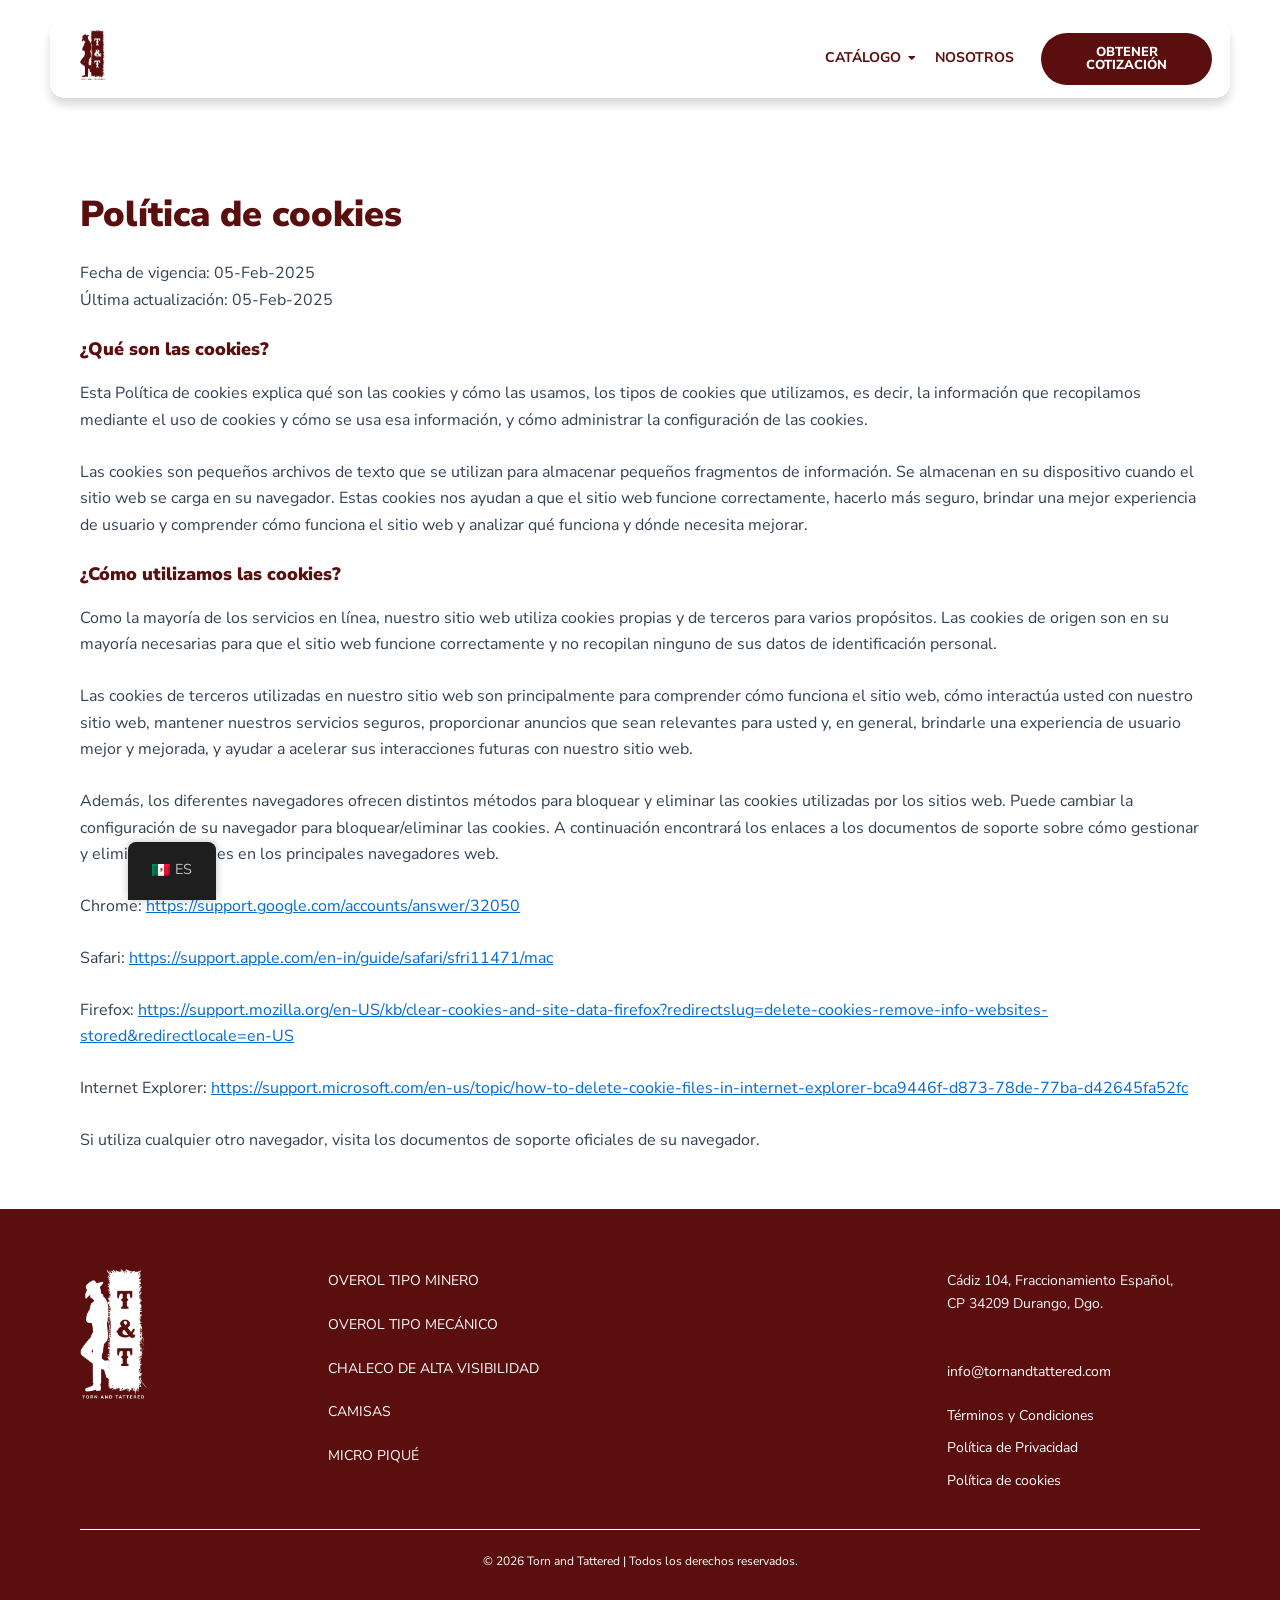
<file: es/cookie-policy.html>
﻿<!DOCTYPE html>
<html lang="es-MX">
<head><meta charset="UTF-8">
<script id="cookieyes" type="text/javascript" src="https://cdn-cookieyes.com/client_data/0b4a0026dcfcf3ad224d3742/script.js"></script>

<meta name="viewport" content="width=device-width, initial-scale=1">
	<meta name="robots" content="index, follow, max-image-preview:large, max-snippet:-1, max-video-preview:-1">

	<!-- This site is optimized with the Yoast SEO plugin v27.3 - https://yoast.com/product/yoast-seo-wordpress/ -->
	<title>Política de Cookies – Torn and Tattered</title>
	<link rel="canonical" href="../index.html">
	<meta property="og:locale" content="en_US">
	<meta property="og:type" content="article">
	<meta property="og:title" content="Política de Cookies - Torn and Tattered">
	<meta property="og:description" content="Política de cookies – Fecha de vigencia: 05 de febrero de 2025. Esta Política de cookies explica qué son las cookies y cómo las usamos, los tipos de cookies que utilizamos, la información que recopilamos y cómo administrar la configuración de las cookies.">
	<meta property="og:url" content="../index.html">
	<meta property="og:site_name" content="Torn and Tattered">
	<meta property="article:modified_time" content="2025-02-05T23:40:20+00:00">
	<meta property="og:image" content="../assets/images/OG_IMAGE.webp">
	<meta property="og:image:width" content="1920">
	<meta property="og:image:height" content="1080">
	<meta property="og:image:type" content="image/webp">
	<meta name="twitter:card" content="summary_large_image">
	<meta name="twitter:label1" content="Est. reading time">
	<meta name="twitter:data1" content="2 minutes">
	<script type="application/ld+json" class="yoast-schema-graph">{"@context":"https:\/\/schema.org","@graph":[{"@type":"WebPage","@id":"\/cookie-policy\/","url":"\/cookie-policy\/","name":"Cookie Policy - Torn and Tattered","isPartOf":{"@id":"\/#website"},"datePublished":"2025-02-05T23:25:44+00:00","dateModified":"2025-02-05T23:40:20+00:00","breadcrumb":{"@id":"\/cookie-policy\/#breadcrumb"},"inLanguage":"en-US","potentialAction":[{"@type":"ReadAction","target":["\/cookie-policy\/"]}]},{"@type":"BreadcrumbList","@id":"\/cookie-policy\/#breadcrumb","itemListElement":[{"@type":"ListItem","position":1,"name":"Portada","item":"\/"},{"@type":"ListItem","position":2,"name":"Cookie Policy"}]},{"@type":"WebSite","@id":"\/#website","url":"\/","name":"Torn and Tattered","description":"","publisher":{"@id":"\/#organization"},"potentialAction":[{"@type":"SearchAction","target":{"@type":"EntryPoint","urlTemplate":"\/?s={search_term_string}"},"query-input":{"@type":"PropertyValueSpecification","valueRequired":true,"valueName":"search_term_string"}}],"inLanguage":"en-US"},{"@type":"Organization","@id":"\/#organization","name":"Torn and Tattered","url":"\/","logo":{"@type":"ImageObject","inLanguage":"en-US","@id":"\/#\/schema\/logo\/image\/","url":"\/wp-content\/uploads\/2024\/11\/LOGO.png","contentUrl":"\/wp-content\/uploads\/2024\/11\/LOGO.png","width":71,"height":136,"caption":"Torn and Tattered"},"image":{"@id":"\/#\/schema\/logo\/image\/"}}]}</script>
	<link rel="alternate" hreflang="en-US" href="../index.html">
<link rel="alternate" hreflang="es-MX" href="./cookie-policy.html">
<link rel="alternate" hreflang="en" href="../index.html">
<link rel="alternate" hreflang="es" href="./cookie-policy.html">
<script>
    (function(h,o,t,j,a,r){
        h.hj=h.hj||function(){(h.hj.q=h.hj.q||[]).push(arguments)};
        h._hjSettings={hjid:5226902,hjsv:6};
        a=o.getElementsByTagName('head')[0];
        r=o.createElement('script');r.async=1;
        r.src=t+h._hjSettings.hjid+j+h._hjSettings.hjsv;
        a.appendChild(r);
    })(window,document,'https://static.hotjar.com/c/hotjar-','.js?sv=');
</script><link rel="icon" href="../assets/images/FAVICON-32x32.png" sizes="32x32">
<link rel="icon" href="../assets/images/FAVICON-192x192.png" sizes="192x192">
<link rel="apple-touch-icon" href="../assets/images/FAVICON-180x180.png">
<meta name="msapplication-TileImage" content="../assets/images/FAVICON-270x270.png">
<link rel="dns-prefetch" href="//fonts.googleapis.com">
<link href="https://fonts.googleapis.com/" rel="preconnect">
<link href="https://fonts.gstatic.com/" crossorigin="anonymous" rel="preconnect">
<link rel="stylesheet" id="astra-google-fonts-css" href="https://fonts.googleapis.com/css?family=Nunito+Sans%3A400%2C%2C900&amp;display=swap&amp;ver=4.12.6" media="all">
<link rel="stylesheet" id="site-main-css" href="../css/site.css" media="all">

<style>#content.site-content{padding-top:160px;}@media(max-width:767px){#content.site-content{padding-top:120px;}}</style>
</head>

<body itemtype="https://schema.org/WebPage" itemscope="itemscope" class="wp-singular page-template-default page page-id-795 wp-custom-logo wp-embed-responsive wp-theme-astra translatepress-es_MX ehf-header ehf-footer ehf-template-astra ehf-stylesheet-astra ast-desktop ast-page-builder-template ast-no-sidebar astra-4.12.6 ast-single-post ast-inherit-site-logo-transparent ast-hfb-header elementor-default elementor-kit-12 elementor-page elementor-page-795">

<a class="skip-link screen-reader-text" href="#content">
		Skip to content</a>

<div class="hfeed site" id="page">
			<header id="masthead" itemscope="itemscope" itemtype="https://schema.org/WPHeader">
			<p class="main-title bhf-hidden" itemprop="headline"><a href="./index.html" title="Torn and Tattered" rel="home">Torn and Tattered</a></p>
					<div data-elementor-type="wp-post" data-elementor-id="55" class="elementor elementor-55">
						<section class="elementor-section elementor-top-section elementor-element elementor-element-dd98217 elementor-section-full_width she-header-yes she-header-transparent-yes elementor-section-height-default elementor-section-height-default wpr-particle-no wpr-jarallax-no wpr-parallax-no wpr-sticky-section-no" data-id="dd98217" data-element_type="section" data-e-type="section" data-settings="{&quot;transparent&quot;:&quot;yes&quot;,&quot;scroll_distance&quot;:{&quot;unit&quot;:&quot;px&quot;,&quot;size&quot;:0,&quot;sizes&quot;:[]},&quot;transparent_header_show&quot;:&quot;yes&quot;,&quot;transparent_on&quot;:[&quot;desktop&quot;,&quot;tablet&quot;,&quot;mobile&quot;],&quot;scroll_distance_tablet&quot;:{&quot;unit&quot;:&quot;px&quot;,&quot;size&quot;:&quot;&quot;,&quot;sizes&quot;:[]},&quot;scroll_distance_mobile&quot;:{&quot;unit&quot;:&quot;px&quot;,&quot;size&quot;:&quot;&quot;,&quot;sizes&quot;:[]},&quot;she_offset_top&quot;:{&quot;unit&quot;:&quot;px&quot;,&quot;size&quot;:0,&quot;sizes&quot;:[]},&quot;she_offset_top_tablet&quot;:{&quot;unit&quot;:&quot;px&quot;,&quot;size&quot;:&quot;&quot;,&quot;sizes&quot;:[]},&quot;she_offset_top_mobile&quot;:{&quot;unit&quot;:&quot;px&quot;,&quot;size&quot;:&quot;&quot;,&quot;sizes&quot;:[]},&quot;she_width&quot;:{&quot;unit&quot;:&quot;%&quot;,&quot;size&quot;:100,&quot;sizes&quot;:[]},&quot;she_width_tablet&quot;:{&quot;unit&quot;:&quot;px&quot;,&quot;size&quot;:&quot;&quot;,&quot;sizes&quot;:[]},&quot;she_width_mobile&quot;:{&quot;unit&quot;:&quot;px&quot;,&quot;size&quot;:&quot;&quot;,&quot;sizes&quot;:[]},&quot;she_padding&quot;:{&quot;unit&quot;:&quot;px&quot;,&quot;top&quot;:0,&quot;right&quot;:&quot;&quot;,&quot;bottom&quot;:0,&quot;left&quot;:&quot;&quot;,&quot;isLinked&quot;:true},&quot;she_padding_tablet&quot;:{&quot;unit&quot;:&quot;px&quot;,&quot;top&quot;:&quot;&quot;,&quot;right&quot;:&quot;&quot;,&quot;bottom&quot;:&quot;&quot;,&quot;left&quot;:&quot;&quot;,&quot;isLinked&quot;:true},&quot;she_padding_mobile&quot;:{&quot;unit&quot;:&quot;px&quot;,&quot;top&quot;:&quot;&quot;,&quot;right&quot;:&quot;&quot;,&quot;bottom&quot;:&quot;&quot;,&quot;left&quot;:&quot;&quot;,&quot;isLinked&quot;:true}}">
						<div class="elementor-container elementor-column-gap-no">
					<div class="elementor-column elementor-col-100 elementor-top-column elementor-element elementor-element-a8b1272" data-id="a8b1272" data-element_type="column" data-e-type="column" data-settings="{&quot;background_background&quot;:&quot;classic&quot;}">
			<div class="elementor-widget-wrap elementor-element-populated">
						<section class="elementor-section elementor-inner-section elementor-element elementor-element-9b298c6 elementor-section-full_width elementor-section-height-default elementor-section-height-default wpr-particle-no wpr-jarallax-no wpr-parallax-no wpr-sticky-section-no" data-id="9b298c6" data-element_type="section" data-e-type="section">
						<div class="elementor-container elementor-column-gap-default">
					<div class="elementor-column elementor-col-33 elementor-inner-column elementor-element elementor-element-a786c35" data-id="a786c35" data-element_type="column" data-e-type="column">
			<div class="elementor-widget-wrap elementor-element-populated">
						<div class="elementor-element elementor-element-5f20aef elementor-widget elementor-widget-site-logo" data-id="5f20aef" data-element_type="widget" data-e-type="widget" data-settings="{&quot;align&quot;:&quot;left&quot;,&quot;width&quot;:{&quot;unit&quot;:&quot;%&quot;,&quot;size&quot;:&quot;&quot;,&quot;sizes&quot;:[]},&quot;width_tablet&quot;:{&quot;unit&quot;:&quot;%&quot;,&quot;size&quot;:&quot;&quot;,&quot;sizes&quot;:[]},&quot;width_mobile&quot;:{&quot;unit&quot;:&quot;%&quot;,&quot;size&quot;:&quot;&quot;,&quot;sizes&quot;:[]},&quot;space&quot;:{&quot;unit&quot;:&quot;%&quot;,&quot;size&quot;:&quot;&quot;,&quot;sizes&quot;:[]},&quot;space_tablet&quot;:{&quot;unit&quot;:&quot;%&quot;,&quot;size&quot;:&quot;&quot;,&quot;sizes&quot;:[]},&quot;space_mobile&quot;:{&quot;unit&quot;:&quot;%&quot;,&quot;size&quot;:&quot;&quot;,&quot;sizes&quot;:[]},&quot;image_border_radius&quot;:{&quot;unit&quot;:&quot;px&quot;,&quot;top&quot;:&quot;&quot;,&quot;right&quot;:&quot;&quot;,&quot;bottom&quot;:&quot;&quot;,&quot;left&quot;:&quot;&quot;,&quot;isLinked&quot;:true},&quot;image_border_radius_tablet&quot;:{&quot;unit&quot;:&quot;px&quot;,&quot;top&quot;:&quot;&quot;,&quot;right&quot;:&quot;&quot;,&quot;bottom&quot;:&quot;&quot;,&quot;left&quot;:&quot;&quot;,&quot;isLinked&quot;:true},&quot;image_border_radius_mobile&quot;:{&quot;unit&quot;:&quot;px&quot;,&quot;top&quot;:&quot;&quot;,&quot;right&quot;:&quot;&quot;,&quot;bottom&quot;:&quot;&quot;,&quot;left&quot;:&quot;&quot;,&quot;isLinked&quot;:true},&quot;caption_padding&quot;:{&quot;unit&quot;:&quot;px&quot;,&quot;top&quot;:&quot;&quot;,&quot;right&quot;:&quot;&quot;,&quot;bottom&quot;:&quot;&quot;,&quot;left&quot;:&quot;&quot;,&quot;isLinked&quot;:true},&quot;caption_padding_tablet&quot;:{&quot;unit&quot;:&quot;px&quot;,&quot;top&quot;:&quot;&quot;,&quot;right&quot;:&quot;&quot;,&quot;bottom&quot;:&quot;&quot;,&quot;left&quot;:&quot;&quot;,&quot;isLinked&quot;:true},&quot;caption_padding_mobile&quot;:{&quot;unit&quot;:&quot;px&quot;,&quot;top&quot;:&quot;&quot;,&quot;right&quot;:&quot;&quot;,&quot;bottom&quot;:&quot;&quot;,&quot;left&quot;:&quot;&quot;,&quot;isLinked&quot;:true},&quot;caption_space&quot;:{&quot;unit&quot;:&quot;px&quot;,&quot;size&quot;:0,&quot;sizes&quot;:[]},&quot;caption_space_tablet&quot;:{&quot;unit&quot;:&quot;px&quot;,&quot;size&quot;:&quot;&quot;,&quot;sizes&quot;:[]},&quot;caption_space_mobile&quot;:{&quot;unit&quot;:&quot;px&quot;,&quot;size&quot;:&quot;&quot;,&quot;sizes&quot;:[]}}" data-widget_type="site-logo.default">
				<div class="elementor-widget-container">
							<div class="hfe-site-logo">
													<a data-elementor-open-lightbox="" class="elementor-clickable" href="./index.html">
							<div class="hfe-site-logo-set">           
				<div class="hfe-site-logo-container">
									<img class="hfe-site-logo-img elementor-animation-" src="../assets/images/LOGO.png" alt="default-logo">
				</div>
			</div>
							</a>
						</div>  
							</div>
				</div>
					</div>
		</div>
				<div class="elementor-column elementor-col-33 elementor-inner-column elementor-element elementor-element-d90dd6a" data-id="d90dd6a" data-element_type="column" data-e-type="column">
			<div class="elementor-widget-wrap elementor-element-populated">
						<div class="elementor-element elementor-element-b91d23b wpr-main-menu-align-right wpr-main-menu-align--tabletright wpr-main-menu-align--mobileright wpr-pointer-underline wpr-pointer-line-fx wpr-pointer-fx-fade wpr-sub-icon-caret-down wpr-sub-menu-fx-fade wpr-nav-menu-bp-mobile wpr-mobile-menu-full-width wpr-mobile-menu-item-align-center wpr-mobile-toggle-v1 wpr-sub-divider-yes wpr-mobile-divider-yes elementor-widget elementor-widget-wpr-nav-menu" data-id="b91d23b" data-element_type="widget" data-e-type="widget" data-settings="{&quot;menu_layout&quot;:&quot;horizontal&quot;}" data-widget_type="wpr-nav-menu.default">
				<div class="elementor-widget-container">
					<nav class="wpr-nav-menu-container wpr-nav-menu-horizontal" data-trigger="hover" data-consider-header="" data-scroll-speed="500"><ul id="menu-1-b91d23b" class="wpr-nav-menu"><li class="menu-item menu-item-type-custom menu-item-object-custom menu-item-has-children menu-item-417"><a aria-haspopup="true" aria-expanded="false" href="#" class="wpr-menu-item wpr-pointer-item">CATÁLOGO<i class="wpr-sub-icon fas" aria-hidden="true"></i></a>
<ul class="sub-menu wpr-sub-menu">
	<li class="menu-item menu-item-type-custom menu-item-object-custom menu-item-home menu-item-423"><a href="./index.html#miningoverall" class="wpr-sub-menu-item menu-link">Overol Tipo Minero</a></li>
	<li class="menu-item menu-item-type-custom menu-item-object-custom menu-item-home menu-item-424"><a href="./index.html#mechanical" class="wpr-sub-menu-item menu-link">Overol Tipo Mecánico</a></li>
	<li class="menu-item menu-item-type-custom menu-item-object-custom menu-item-home menu-item-425"><a href="./index.html#high" class="wpr-sub-menu-item menu-link">Chaleco de Alta Visibilidad</a></li>
	<li class="menu-item menu-item-type-custom menu-item-object-custom menu-item-home menu-item-426"><a href="./index.html#shirts" class="wpr-sub-menu-item menu-link">Camisas</a></li>
	<li class="menu-item menu-item-type-custom menu-item-object-custom menu-item-home menu-item-430"><a href="./index.html#pique" class="wpr-sub-menu-item menu-link">Micro Piqué</a></li>
</ul>
</li>
<li class="menu-item menu-item-type-custom menu-item-object-custom menu-item-home menu-item-418"><a href="./index.html#about" class="wpr-menu-item wpr-pointer-item menu-link">NOSOTROS</a></li>
</ul></nav><nav class="wpr-mobile-nav-menu-container"><div class="wpr-mobile-toggle-wrap"><div class="wpr-mobile-toggle"><span class="wpr-mobile-toggle-line"></span><span class="wpr-mobile-toggle-line"></span><span class="wpr-mobile-toggle-line"></span></div></div><ul id="mobile-menu-2-b91d23b" class="wpr-mobile-nav-menu"><li class="menu-item menu-item-type-custom menu-item-object-custom menu-item-has-children menu-item-417"><a aria-expanded="false" href="#" class="wpr-mobile-menu-item menu-link">CATÁLOGO<span role="button" class="dropdown-menu-toggle ast-header-navigation-arrow" tabindex="0" aria-expanded="false" aria-label="Menu Toggle" aria-haspopup="true"></span></a>
<ul class="sub-menu wpr-sub-menu">
	<li class="menu-item menu-item-type-custom menu-item-object-custom menu-item-home menu-item-423"><a href="./index.html#miningoverall" class="wpr-mobile-sub-menu-item menu-link">Overol Tipo Minero</a></li>
	<li class="menu-item menu-item-type-custom menu-item-object-custom menu-item-home menu-item-424"><a href="./index.html#mechanical" class="wpr-mobile-sub-menu-item menu-link">Overol Tipo Mecánico</a></li>
	<li class="menu-item menu-item-type-custom menu-item-object-custom menu-item-home menu-item-425"><a href="./index.html#high" class="wpr-mobile-sub-menu-item menu-link">Chaleco de Alta Visibilidad</a></li>
	<li class="menu-item menu-item-type-custom menu-item-object-custom menu-item-home menu-item-426"><a href="./index.html#shirts" class="wpr-mobile-sub-menu-item menu-link">Camisas</a></li>
	<li class="menu-item menu-item-type-custom menu-item-object-custom menu-item-home menu-item-430"><a href="./index.html#pique" class="wpr-mobile-sub-menu-item menu-link">Micro Piqué</a></li>
</ul>
</li>
<li class="menu-item menu-item-type-custom menu-item-object-custom menu-item-home menu-item-418"><a href="./index.html#about" class="wpr-mobile-menu-item menu-link">NOSOTROS</a></li>
</ul></nav>				</div>
				</div>
					</div>
		</div>
				<div class="elementor-column elementor-col-33 elementor-inner-column elementor-element elementor-element-59165d9" data-id="59165d9" data-element_type="column" data-e-type="column">
			<div class="elementor-widget-wrap elementor-element-populated">
						<div class="elementor-element elementor-element-10b98bd elementor-align-justify elementor-widget elementor-widget-button" data-id="10b98bd" data-element_type="widget" data-e-type="widget" data-widget_type="button.default">
				<div class="elementor-widget-container">
									<div class="elementor-button-wrapper">
					<a class="elementor-button elementor-button-link elementor-size-sm elementor-animation-shrink" href="./index.html#contact">
						<span class="elementor-button-content-wrapper">
									<span class="elementor-button-text">OBTENER COTIZACIÓN</span>
					</span>
					</a>
				</div>
								</div>
				</div>
					</div>
		</div>
					</div>
		</section>
					</div>
		</div>
					</div>
		</section>
				</div>
				</header>

		<div id="content" class="site-content">
		<div class="ast-container">
		

	<div id="primary" class="content-area primary">

		
					<main id="main" class="site-main">
				<article class="post-795 page type-page status-publish ast-article-single" id="post-795" itemtype="https://schema.org/CreativeWork" itemscope="itemscope">
	
				<header class="entry-header ast-no-thumbnail ast-no-title ast-header-without-markup">
							</header> <!-- .entry-header -->
		
<div class="entry-content clear" itemprop="text">

	
			<div data-elementor-type="wp-page" data-elementor-id="795" class="elementor elementor-795">
						<section class="elementor-section elementor-top-section elementor-element elementor-element-3bbc44c elementor-section-boxed elementor-section-height-default elementor-section-height-default wpr-particle-no wpr-jarallax-no wpr-parallax-no wpr-sticky-section-no" data-id="3bbc44c" data-element_type="section" data-e-type="section">
						<div class="elementor-container elementor-column-gap-default">
					<div class="elementor-column elementor-col-100 elementor-top-column elementor-element elementor-element-2d7b06d" data-id="2d7b06d" data-element_type="column" data-e-type="column">
			<div class="elementor-widget-wrap elementor-element-populated">
						<div class="elementor-element elementor-element-d335618 elementor-widget elementor-widget-spacer" data-id="d335618" data-element_type="widget" data-e-type="widget" data-widget_type="spacer.default">
				<div class="elementor-widget-container">
							<div class="elementor-spacer">
			<div class="elementor-spacer-inner"></div>
		</div>
						</div>
				</div>
				<div class="elementor-element elementor-element-0714905 elementor-widget elementor-widget-html" data-id="0714905" data-element_type="widget" data-e-type="widget" data-widget_type="html.default">
				<div class="elementor-widget-container">
					<h1 class="cookie-policy-h1">Política de cookies</h1>
<p>
    Fecha de vigencia: 05-Feb-2025 <br>
    Última actualización: 05-Feb-2025
</p>


<h5>¿Qué son las cookies?</h5>
<div class="cookie-policy-p"><p>Esta Política de cookies explica qué son las cookies y cómo las usamos, los tipos de cookies que utilizamos, es decir, la información que recopilamos mediante el uso de cookies y cómo se usa esa información, y cómo administrar la configuración de las cookies.</p> <p>Las cookies son pequeños archivos de texto que se utilizan para almacenar pequeños fragmentos de información. Se almacenan en su dispositivo cuando el sitio web se carga en su navegador. Estas cookies nos ayudan a que el sitio web funcione correctamente, hacerlo más seguro, brindar una mejor experiencia de usuario y comprender cómo funciona el sitio web y analizar qué funciona y dónde necesita mejorar.</p></div>


<h5>¿Cómo utilizamos las cookies?</h5>
<div class="cookie-policy-p"><p>Como la mayoría de los servicios en línea, nuestro sitio web utiliza cookies propias y de terceros para varios propósitos. Las cookies de origen son en su mayoría necesarias para que el sitio web funcione correctamente y no recopilan ninguno de sus datos de identificación personal.</p> <p>Las cookies de terceros utilizadas en nuestro sitio web son principalmente para comprender cómo funciona el sitio web, cómo interactúa usted con nuestro sitio web, mantener nuestros servicios seguros, proporcionar anuncios que sean relevantes para usted y, en general, brindarle una experiencia de usuario mejor y mejorada, y ayudar a acelerar sus interacciones futuras con nuestro sitio web.</p></div>


<div><p>Además, los diferentes navegadores ofrecen distintos métodos para bloquear y eliminar las cookies utilizadas por los sitios web. Puede cambiar la configuración de su navegador para bloquear/eliminar las cookies. A continuación encontrará los enlaces a los documentos de soporte sobre cómo gestionar y eliminar las cookies en los principales navegadores web.</p> <p>Chrome: <a target="_blank" href="https://support.google.com/accounts/answer/32050">https://support.google.com/accounts/answer/32050</a></p><p>Safari: <a target="_blank" href="https://support.apple.com/en-in/guide/safari/sfri11471/mac">https://support.apple.com/en-in/guide/safari/sfri11471/mac</a></p><p>Firefox: <a target="_blank" href="https://support.mozilla.org/en-US/kb/clear-cookies-and-site-data-firefox?redirectslug=delete-cookies-remove-info-websites-stored&amp;redirectlocale=en-US">https://support.mozilla.org/en-US/kb/clear-cookies-and-site-data-firefox?redirectslug=delete-cookies-remove-info-websites-stored&amp;redirectlocale=en-US</a></p><p>Internet Explorer: <a target="_blank" href="https://support.microsoft.com/en-us/topic/how-to-delete-cookie-files-in-internet-explorer-bca9446f-d873-78de-77ba-d42645fa52fc">https://support.microsoft.com/en-us/topic/how-to-delete-cookie-files-in-internet-explorer-bca9446f-d873-78de-77ba-d42645fa52fc</a></p><p>Si utiliza cualquier otro navegador, visita los documentos de soporte oficiales de su navegador.</p></div>


				</div>
				</div>
					</div>
		</div>
					</div>
		</section>
				<section class="elementor-section elementor-top-section elementor-element elementor-element-db8bb16 elementor-section-boxed elementor-section-height-default elementor-section-height-default wpr-particle-no wpr-jarallax-no wpr-parallax-no wpr-sticky-section-no" data-id="db8bb16" data-element_type="section" data-e-type="section">
						<div class="elementor-container elementor-column-gap-default">
					<div class="elementor-column elementor-col-100 elementor-top-column elementor-element elementor-element-d030c9a" data-id="d030c9a" data-element_type="column" data-e-type="column">
			<div class="elementor-widget-wrap elementor-element-populated">
						<div class="elementor-element elementor-element-45e77c9 elementor-widget elementor-widget-spacer" data-id="45e77c9" data-element_type="widget" data-e-type="widget" data-widget_type="spacer.default">
				<div class="elementor-widget-container">
							<div class="elementor-spacer">
			<div class="elementor-spacer-inner"></div>
		</div>
						</div>
				</div>
					</div>
		</div>
					</div>
		</section>
				</div>
		
	
	
</div><!-- .entry-content .clear -->

	
	
</article><!-- #post-## -->

			</main><!-- #main -->
			
		
	</div><!-- #primary -->


	</div> <!-- ast-container -->
	</div><!-- #content -->
		<footer itemtype="https://schema.org/WPFooter" itemscope="itemscope" id="colophon" role="contentinfo">
			<div class="footer-width-fixer">		<div data-elementor-type="wp-post" data-elementor-id="443" class="elementor elementor-443">
						<section class="elementor-section elementor-top-section elementor-element elementor-element-5d41ca9 elementor-section-full_width elementor-section-height-default elementor-section-height-default wpr-particle-no wpr-jarallax-no wpr-parallax-no wpr-sticky-section-no" data-id="5d41ca9" data-element_type="section" data-e-type="section" data-settings="{&quot;background_background&quot;:&quot;classic&quot;}">
						<div class="elementor-container elementor-column-gap-no">
					<div class="elementor-column elementor-col-100 elementor-top-column elementor-element elementor-element-69d95e7" data-id="69d95e7" data-element_type="column" data-e-type="column">
			<div class="elementor-widget-wrap elementor-element-populated">
						<section class="elementor-section elementor-inner-section elementor-element elementor-element-3d22904 elementor-section-boxed elementor-section-height-default elementor-section-height-default wpr-particle-no wpr-jarallax-no wpr-parallax-no wpr-sticky-section-no" data-id="3d22904" data-element_type="section" data-e-type="section">
						<div class="elementor-container elementor-column-gap-default">
					<div class="elementor-column elementor-col-33 elementor-inner-column elementor-element elementor-element-a846a0f" data-id="a846a0f" data-element_type="column" data-e-type="column">
			<div class="elementor-widget-wrap elementor-element-populated">
						<div class="elementor-element elementor-element-2b32433 elementor-widget elementor-widget-image" data-id="2b32433" data-element_type="widget" data-e-type="widget" data-widget_type="image.default">
				<div class="elementor-widget-container">
																<a href="./index.html">
							<img width="112" height="216" src="../assets/images/LOGO_FOOTER.png" class="attachment-full size-full wp-image-458" alt="">								</a>
															</div>
				</div>
					</div>
		</div>
				<div class="elementor-column elementor-col-33 elementor-inner-column elementor-element elementor-element-f81d60d" data-id="f81d60d" data-element_type="column" data-e-type="column">
			<div class="elementor-widget-wrap elementor-element-populated">
						<div class="elementor-element elementor-element-cfb336f elementor-widget elementor-widget-text-editor" data-id="cfb336f" data-element_type="widget" data-e-type="widget" data-widget_type="text-editor.default">
				<div class="elementor-widget-container">
									<p><span style="color: #ffffff;"><a style="color: #ffffff;" href="./index.html#miningoverall">OVEROL TIPO MINERO</a></span></p>								</div>
				</div>
				<div class="elementor-element elementor-element-dc7da20 elementor-widget elementor-widget-text-editor" data-id="dc7da20" data-element_type="widget" data-e-type="widget" data-widget_type="text-editor.default">
				<div class="elementor-widget-container">
									<p><span style="color: #ffffff;"><a style="color: #ffffff;" href="./index.html#mechanical">OVEROL TIPO MECÁNICO</a></span></p>								</div>
				</div>
				<div class="elementor-element elementor-element-765e6a8 elementor-widget elementor-widget-text-editor" data-id="765e6a8" data-element_type="widget" data-e-type="widget" data-widget_type="text-editor.default">
				<div class="elementor-widget-container">
									<p><span style="color: #ffffff;"><a style="color: #ffffff;" href="./index.html#high">CHALECO DE ALTA VISIBILIDAD</a></span></p>								</div>
				</div>
				<div class="elementor-element elementor-element-1778407 elementor-widget elementor-widget-text-editor" data-id="1778407" data-element_type="widget" data-e-type="widget" data-widget_type="text-editor.default">
				<div class="elementor-widget-container">
									<p><span style="color: #ffffff;"><a style="color: #ffffff;" href="./index.html#shirts"><span style="color: #ffffff;">CAMISAS</span></a></span></p>								</div>
				</div>
				<div class="elementor-element elementor-element-bf7129c elementor-widget elementor-widget-text-editor" data-id="bf7129c" data-element_type="widget" data-e-type="widget" data-widget_type="text-editor.default">
				<div class="elementor-widget-container">
									<p><a href="./index.html#pique"><span style="color: #ffffff;">MICRO PIQUÉ</span></a></p>								</div>
				</div>
					</div>
		</div>
				<div class="elementor-column elementor-col-33 elementor-inner-column elementor-element elementor-element-934a789" data-id="934a789" data-element_type="column" data-e-type="column">
			<div class="elementor-widget-wrap elementor-element-populated">
						<div class="elementor-element elementor-element-269acc0 elementor-widget elementor-widget-text-editor" data-id="269acc0" data-element_type="widget" data-e-type="widget" data-widget_type="text-editor.default">
				<div class="elementor-widget-container">
									<p>Cádiz 104, Fraccionamiento Español,<br>
											CP 34209 Durango, Dgo.</p>								</div>
				</div>
				<div class="elementor-element elementor-element-2ad83dc elementor-widget elementor-widget-text-editor" data-id="2ad83dc" data-element_type="widget" data-e-type="widget" data-widget_type="text-editor.default">
				<div class="elementor-widget-container">
									<p><span style="color: #ffffff;"><a style="color: #ffffff;" href="mailto:info@tornandtattered.com">info@tornandtattered.com</a></span></p>								</div>
				</div>
				<div class="elementor-element elementor-element-bf0ef90 elementor-widget-mobile__width-inherit elementor-widget elementor-widget-text-editor" data-id="bf0ef90" data-element_type="widget" data-e-type="widget" data-widget_type="text-editor.default">
				<div class="elementor-widget-container">
									<p><a href="./terms-and-conditions.html"><span style="color: #ffffff;">Términos y Condiciones</span></a></p>								</div>
				</div>
				<div class="elementor-element elementor-element-4f7f7ae elementor-widget-mobile__width-inherit elementor-widget elementor-widget-text-editor" data-id="4f7f7ae" data-element_type="widget" data-e-type="widget" data-widget_type="text-editor.default">
				<div class="elementor-widget-container">
									<p><a href="./privacy-policy.html"><span style="color: #ffffff;">Política de Privacidad</span></a></p>								</div>
				</div>
				<div class="elementor-element elementor-element-4c400e3 elementor-widget elementor-widget-text-editor" data-id="4c400e3" data-element_type="widget" data-e-type="widget" data-widget_type="text-editor.default">
				<div class="elementor-widget-container">
									<p><a href="./index.html"><span style="color: #ffffff;">Política de cookies</span></a></p>								</div>
				</div>
					</div>
		</div>
					</div>
		</section>
				<section class="elementor-section elementor-inner-section elementor-element elementor-element-3c86f87 elementor-section-boxed elementor-section-height-default elementor-section-height-default wpr-particle-no wpr-jarallax-no wpr-parallax-no wpr-sticky-section-no" data-id="3c86f87" data-element_type="section" data-e-type="section">
						<div class="elementor-container elementor-column-gap-default">
					<div class="elementor-column elementor-col-100 elementor-inner-column elementor-element elementor-element-c9ca5cf" data-id="c9ca5cf" data-element_type="column" data-e-type="column">
			<div class="elementor-widget-wrap elementor-element-populated">
						<div class="elementor-element elementor-element-187cc28 elementor-hidden-mobile elementor-widget-divider--view-line elementor-widget elementor-widget-divider" data-id="187cc28" data-element_type="widget" data-e-type="widget" data-widget_type="divider.default">
				<div class="elementor-widget-container">
							<div class="elementor-divider">
			<span class="elementor-divider-separator">
						</span>
		</div>
						</div>
				</div>
				<div class="elementor-element elementor-element-c7fa758 elementor-widget elementor-widget-copyright" data-id="c7fa758" data-element_type="widget" data-e-type="widget" data-settings="{&quot;align&quot;:&quot;center&quot;}" data-widget_type="copyright.default">
				<div class="elementor-widget-container">
							<div class="hfe-copyright-wrapper">
							<span>© 2026 Torn and Tattered | Todos los derechos reservados.</span>
					</div>
						</div>
				</div>
					</div>
		</div>
					</div>
		</section>
					</div>
		</div>
					</div>
		</section>
				</div>
		</div>		</footer>
		</div><!-- #page -->
<template id="tp-language" data-tp-language="es_MX"></template><div id="trp-floater-ls" onclick="" data-no-translation class="trp-language-switcher-container trp-floater-ls-codes trp-bottom-left trp-color-dark flags-short-names">
            <div id="trp-floater-ls-current-language" class="trp-with-flags">

                <a href="./cookie-policy.html" class="trp-floater-ls-disabled-language trp-ls-disabled-language" onclick="event.preventDefault()">
                                        <img class="trp-flag-image" src="../assets/images/flags/es_MX.png" width="18" height="12" alt="es_MX" title="Spanish">ES </a>

            </div>
            <div id="trp-floater-ls-language-list" class="trp-with-flags">

                <div class="trp-language-wrap trp-language-wrap-bottom">                    <a href="../cookie-policy.html" title="English">
                                                          <img class="trp-flag-image" src="../assets/images/flags/en_US.png" width="18" height="12" alt="en_US" title="English">EN                                                </a>
                <a href="#" class="trp-floater-ls-disabled-language trp-ls-disabled-language" onclick="event.preventDefault()"><img class="trp-flag-image" src="../assets/images/flags/es_MX.png" width="18" height="12" alt="es_MX" title="Spanish">ES</a></div>            </div>
        </div>

    </div>            </div>
        </div>

    
<div id="ast-scroll-top" tabindex="0" class="ast-scroll-top-icon ast-scroll-to-top-right" data-on-devices="both">
	<span class="ast-icon icon-arrow"><svg class="ast-arrow-svg" xmlns="http://www.w3.org/2000/svg" xmlns:xlink="http://www.w3.org/1999/xlink" version="1.1" x="0px" y="0px" width="26px" height="16.043px" viewbox="57 35.171 26 16.043" enable-background="new 57 35.171 26 16.043" xml:space="preserve">
                <path d="M57.5,38.193l12.5,12.5l12.5-12.5l-2.5-2.5l-10,10l-10-10L57.5,38.193z"></path>
                </svg></span>	<span class="screen-reader-text">Volver arriba</span>
</div>

<script src="../js/site.js" defer></script>
</body>
</html>
</file>
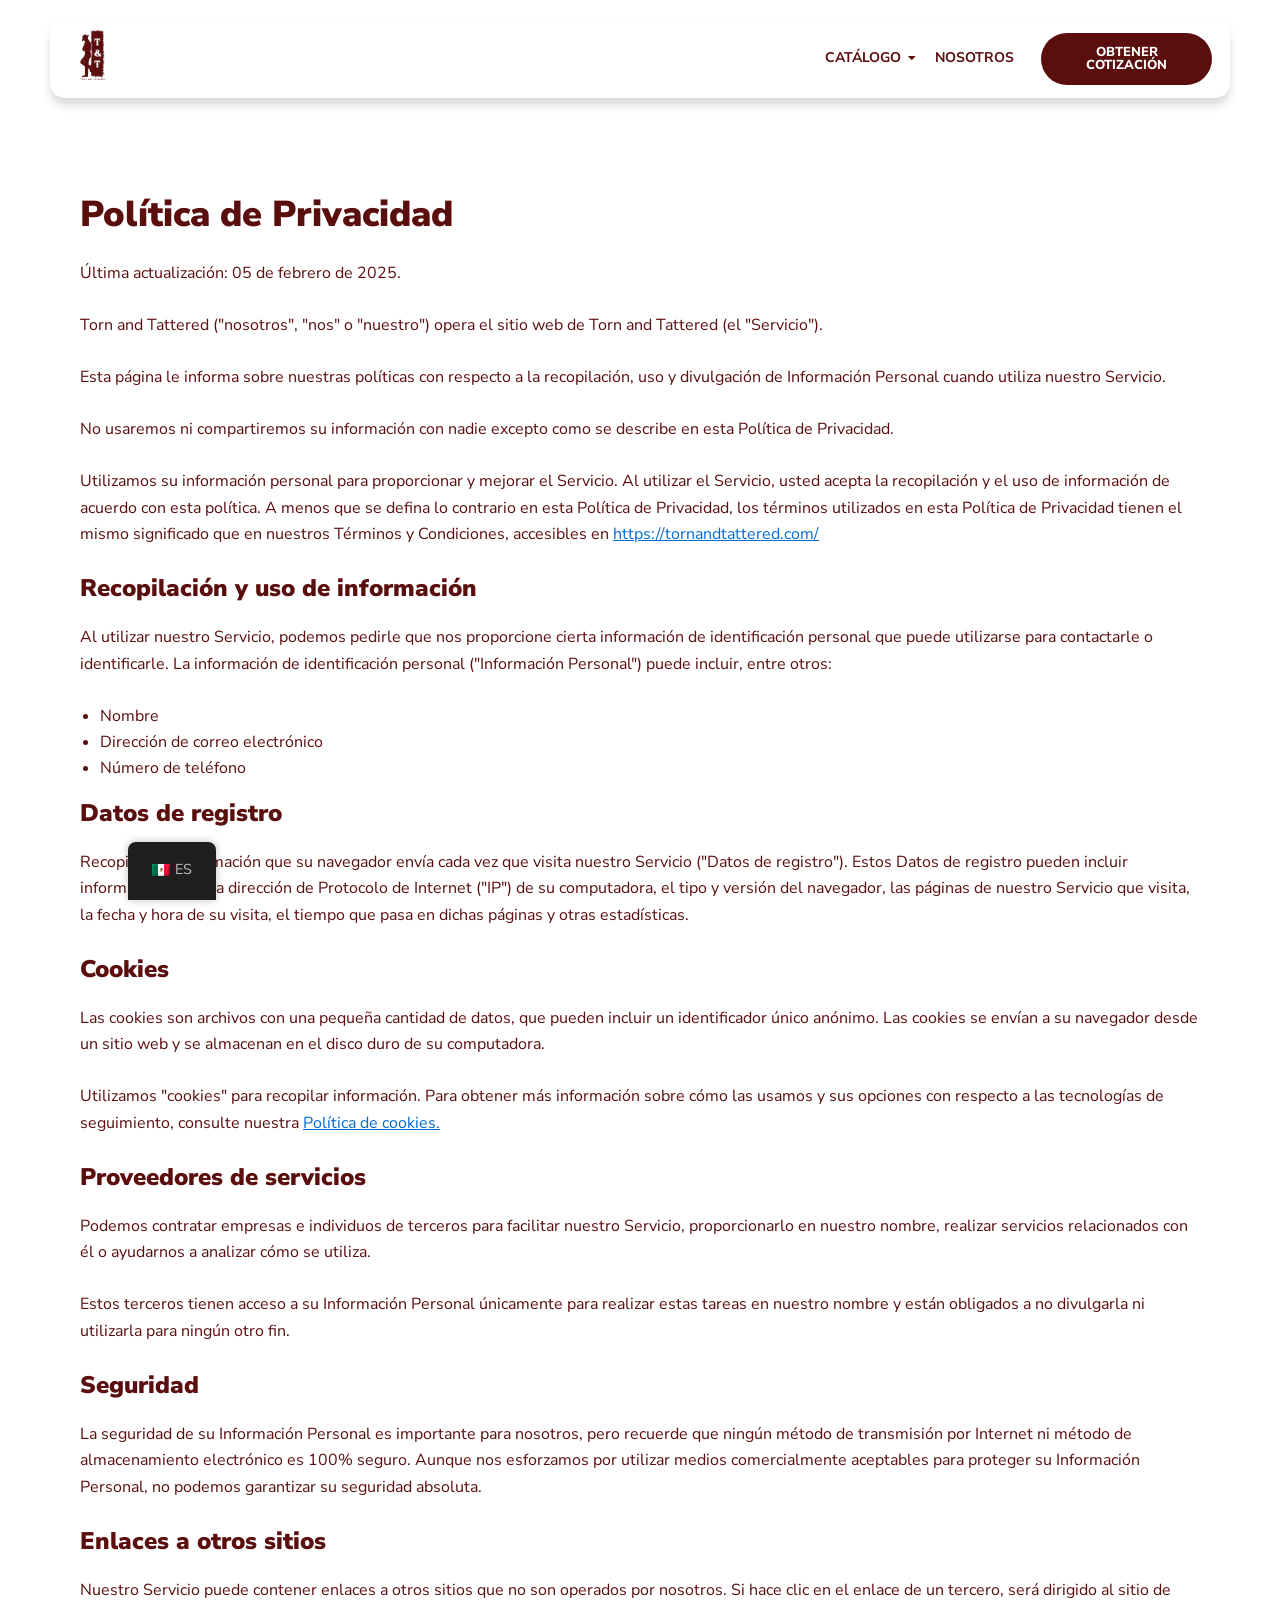
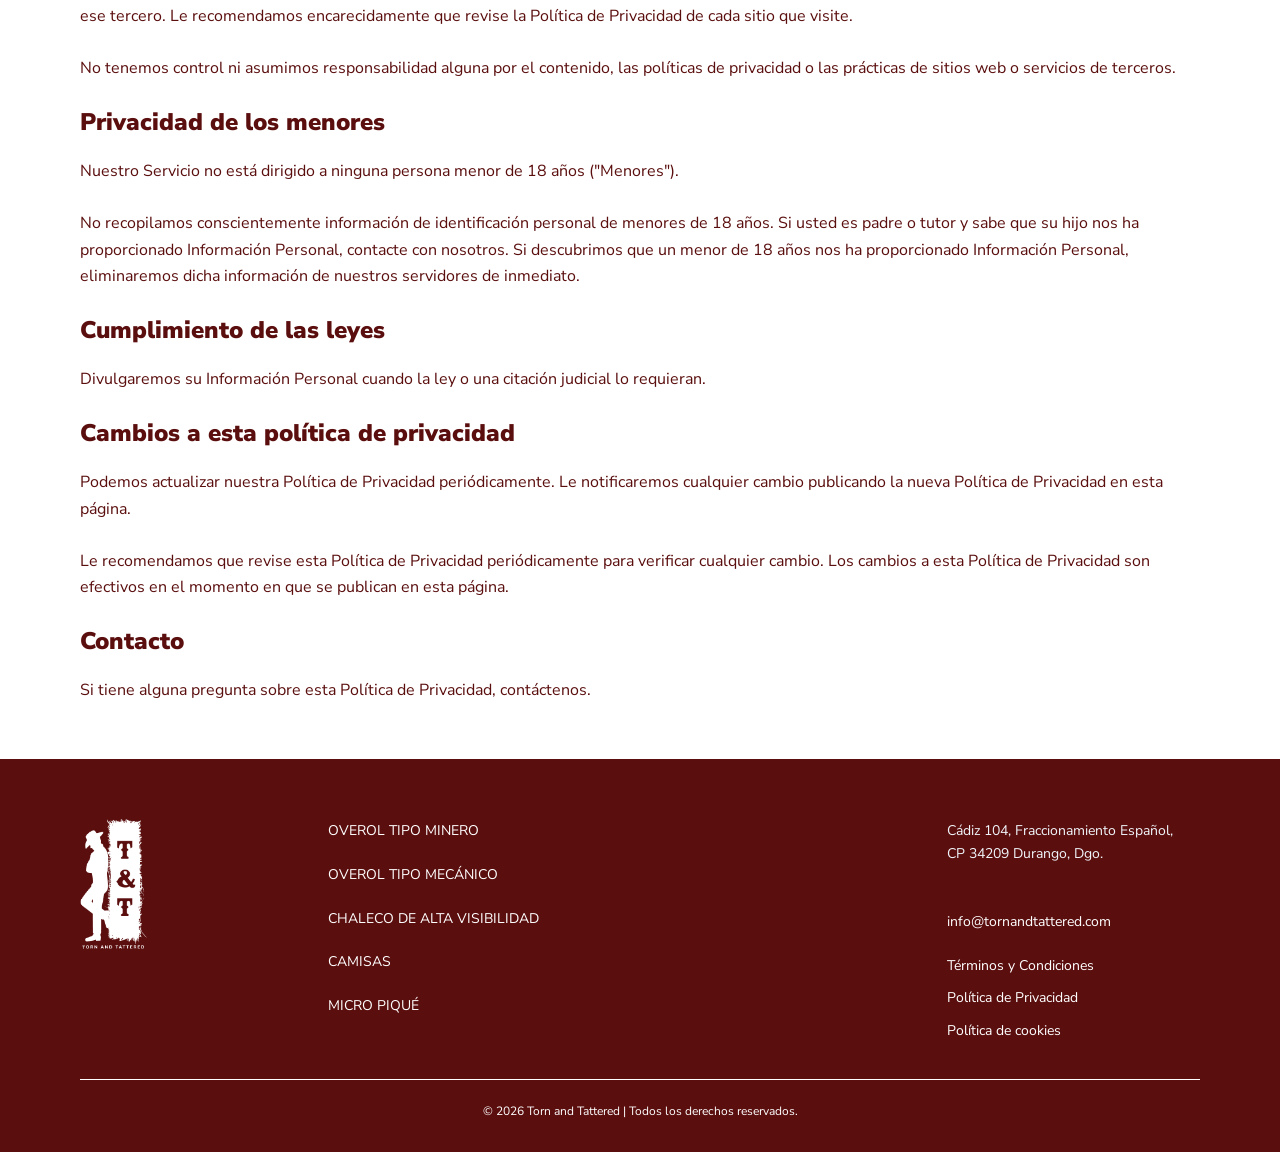
<file: es/privacy-policy.html>
﻿<!DOCTYPE html>
<html lang="es-MX">
<head><meta charset="UTF-8">
<script id="cookieyes" type="text/javascript" src="https://cdn-cookieyes.com/client_data/0b4a0026dcfcf3ad224d3742/script.js"></script>

<meta name="viewport" content="width=device-width, initial-scale=1">
	<meta name="robots" content="index, follow, max-image-preview:large, max-snippet:-1, max-video-preview:-1">

	<!-- This site is optimized with the Yoast SEO plugin v27.3 - https://yoast.com/product/yoast-seo-wordpress/ -->
	<title>Política de Privacidad – Torn and Tattered</title>
	<link rel="canonical" href="../index.html">
	<meta property="og:locale" content="en_US">
	<meta property="og:type" content="article">
	<meta property="og:title" content="Política de Privacidad - Torn and Tattered">
	<meta property="og:description" content="Política de Privacidad de Torn and Tattered. Conozca cómo recopilamos, usamos y protegemos su información personal cuando utiliza nuestro sitio web.">
	<meta property="og:url" content="../index.html">
	<meta property="og:site_name" content="Torn and Tattered">
	<meta property="article:modified_time" content="2025-02-05T23:21:55+00:00">
	<meta property="og:image" content="../assets/images/OG_IMAGE.webp">
	<meta property="og:image:width" content="1920">
	<meta property="og:image:height" content="1080">
	<meta property="og:image:type" content="image/webp">
	<meta name="twitter:card" content="summary_large_image">
	<meta name="twitter:label1" content="Est. reading time">
	<meta name="twitter:data1" content="9 minutes">
	<script type="application/ld+json" class="yoast-schema-graph">{"@context":"https:\/\/schema.org","@graph":[{"@type":"WebPage","@id":"\/privacy-policy\/","url":"\/privacy-policy\/","name":"Política de Privacidad - Torn and Tattered","isPartOf":{"@id":"\/#website"},"datePublished":"2025-02-05T23:15:11+00:00","dateModified":"2025-02-05T23:21:55+00:00","breadcrumb":{"@id":"\/privacy-policy\/#breadcrumb"},"inLanguage":"en-US","potentialAction":[{"@type":"ReadAction","target":["\/privacy-policy\/"]}]},{"@type":"BreadcrumbList","@id":"\/privacy-policy\/#breadcrumb","itemListElement":[{"@type":"ListItem","position":1,"name":"Portada","item":"\/"},{"@type":"ListItem","position":2,"name":"Política de Privacidad"}]},{"@type":"WebSite","@id":"\/#website","url":"\/","name":"Torn and Tattered","description":"","publisher":{"@id":"\/#organization"},"potentialAction":[{"@type":"SearchAction","target":{"@type":"EntryPoint","urlTemplate":"\/?s={search_term_string}"},"query-input":{"@type":"PropertyValueSpecification","valueRequired":true,"valueName":"search_term_string"}}],"inLanguage":"en-US"},{"@type":"Organization","@id":"\/#organization","name":"Torn and Tattered","url":"\/","logo":{"@type":"ImageObject","inLanguage":"en-US","@id":"\/#\/schema\/logo\/image\/","url":"\/wp-content\/uploads\/2024\/11\/LOGO.png","contentUrl":"\/wp-content\/uploads\/2024\/11\/LOGO.png","width":71,"height":136,"caption":"Torn and Tattered"},"image":{"@id":"\/#\/schema\/logo\/image\/"}}]}</script>
	<link rel="alternate" hreflang="en-US" href="../index.html">
<link rel="alternate" hreflang="es-MX" href="./privacy-policy.html">
<link rel="alternate" hreflang="en" href="../index.html">
<link rel="alternate" hreflang="es" href="./privacy-policy.html">
<script>
    (function(h,o,t,j,a,r){
        h.hj=h.hj||function(){(h.hj.q=h.hj.q||[]).push(arguments)};
        h._hjSettings={hjid:5226902,hjsv:6};
        a=o.getElementsByTagName('head')[0];
        r=o.createElement('script');r.async=1;
        r.src=t+h._hjSettings.hjid+j+h._hjSettings.hjsv;
        a.appendChild(r);
    })(window,document,'https://static.hotjar.com/c/hotjar-','.js?sv=');
</script><link rel="icon" href="../assets/images/FAVICON-32x32.png" sizes="32x32">
<link rel="icon" href="../assets/images/FAVICON-192x192.png" sizes="192x192">
<link rel="apple-touch-icon" href="../assets/images/FAVICON-180x180.png">
<meta name="msapplication-TileImage" content="../assets/images/FAVICON-270x270.png">
<link rel="dns-prefetch" href="//fonts.googleapis.com">
<link href="https://fonts.googleapis.com/" rel="preconnect">
<link href="https://fonts.gstatic.com/" crossorigin="anonymous" rel="preconnect">
<link rel="stylesheet" id="astra-google-fonts-css" href="https://fonts.googleapis.com/css?family=Nunito+Sans%3A400%2C%2C900&amp;display=swap&amp;ver=4.12.6" media="all">
<link rel="stylesheet" id="site-main-css" href="../css/site.css" media="all">

<style>#content.site-content{padding-top:160px;}@media(max-width:767px){#content.site-content{padding-top:120px;}}</style>
</head>

<body itemtype="https://schema.org/WebPage" itemscope="itemscope" class="wp-singular page-template-default page page-id-775 wp-custom-logo wp-embed-responsive wp-theme-astra translatepress-es_MX ehf-header ehf-footer ehf-template-astra ehf-stylesheet-astra ast-desktop ast-page-builder-template ast-no-sidebar astra-4.12.6 ast-single-post ast-inherit-site-logo-transparent ast-hfb-header elementor-default elementor-kit-12 elementor-page elementor-page-775">

<a class="skip-link screen-reader-text" href="#content">
		Skip to content</a>

<div class="hfeed site" id="page">
			<header id="masthead" itemscope="itemscope" itemtype="https://schema.org/WPHeader">
			<p class="main-title bhf-hidden" itemprop="headline"><a href="./index.html" title="Torn and Tattered" rel="home">Torn and Tattered</a></p>
					<div data-elementor-type="wp-post" data-elementor-id="55" class="elementor elementor-55">
						<section class="elementor-section elementor-top-section elementor-element elementor-element-dd98217 elementor-section-full_width she-header-yes she-header-transparent-yes elementor-section-height-default elementor-section-height-default wpr-particle-no wpr-jarallax-no wpr-parallax-no wpr-sticky-section-no" data-id="dd98217" data-element_type="section" data-e-type="section" data-settings="{&quot;transparent&quot;:&quot;yes&quot;,&quot;scroll_distance&quot;:{&quot;unit&quot;:&quot;px&quot;,&quot;size&quot;:0,&quot;sizes&quot;:[]},&quot;transparent_header_show&quot;:&quot;yes&quot;,&quot;transparent_on&quot;:[&quot;desktop&quot;,&quot;tablet&quot;,&quot;mobile&quot;],&quot;scroll_distance_tablet&quot;:{&quot;unit&quot;:&quot;px&quot;,&quot;size&quot;:&quot;&quot;,&quot;sizes&quot;:[]},&quot;scroll_distance_mobile&quot;:{&quot;unit&quot;:&quot;px&quot;,&quot;size&quot;:&quot;&quot;,&quot;sizes&quot;:[]},&quot;she_offset_top&quot;:{&quot;unit&quot;:&quot;px&quot;,&quot;size&quot;:0,&quot;sizes&quot;:[]},&quot;she_offset_top_tablet&quot;:{&quot;unit&quot;:&quot;px&quot;,&quot;size&quot;:&quot;&quot;,&quot;sizes&quot;:[]},&quot;she_offset_top_mobile&quot;:{&quot;unit&quot;:&quot;px&quot;,&quot;size&quot;:&quot;&quot;,&quot;sizes&quot;:[]},&quot;she_width&quot;:{&quot;unit&quot;:&quot;%&quot;,&quot;size&quot;:100,&quot;sizes&quot;:[]},&quot;she_width_tablet&quot;:{&quot;unit&quot;:&quot;px&quot;,&quot;size&quot;:&quot;&quot;,&quot;sizes&quot;:[]},&quot;she_width_mobile&quot;:{&quot;unit&quot;:&quot;px&quot;,&quot;size&quot;:&quot;&quot;,&quot;sizes&quot;:[]},&quot;she_padding&quot;:{&quot;unit&quot;:&quot;px&quot;,&quot;top&quot;:0,&quot;right&quot;:&quot;&quot;,&quot;bottom&quot;:0,&quot;left&quot;:&quot;&quot;,&quot;isLinked&quot;:true},&quot;she_padding_tablet&quot;:{&quot;unit&quot;:&quot;px&quot;,&quot;top&quot;:&quot;&quot;,&quot;right&quot;:&quot;&quot;,&quot;bottom&quot;:&quot;&quot;,&quot;left&quot;:&quot;&quot;,&quot;isLinked&quot;:true},&quot;she_padding_mobile&quot;:{&quot;unit&quot;:&quot;px&quot;,&quot;top&quot;:&quot;&quot;,&quot;right&quot;:&quot;&quot;,&quot;bottom&quot;:&quot;&quot;,&quot;left&quot;:&quot;&quot;,&quot;isLinked&quot;:true}}">
						<div class="elementor-container elementor-column-gap-no">
					<div class="elementor-column elementor-col-100 elementor-top-column elementor-element elementor-element-a8b1272" data-id="a8b1272" data-element_type="column" data-e-type="column" data-settings="{&quot;background_background&quot;:&quot;classic&quot;}">
			<div class="elementor-widget-wrap elementor-element-populated">
						<section class="elementor-section elementor-inner-section elementor-element elementor-element-9b298c6 elementor-section-full_width elementor-section-height-default elementor-section-height-default wpr-particle-no wpr-jarallax-no wpr-parallax-no wpr-sticky-section-no" data-id="9b298c6" data-element_type="section" data-e-type="section">
						<div class="elementor-container elementor-column-gap-default">
					<div class="elementor-column elementor-col-33 elementor-inner-column elementor-element elementor-element-a786c35" data-id="a786c35" data-element_type="column" data-e-type="column">
			<div class="elementor-widget-wrap elementor-element-populated">
						<div class="elementor-element elementor-element-5f20aef elementor-widget elementor-widget-site-logo" data-id="5f20aef" data-element_type="widget" data-e-type="widget" data-settings="{&quot;align&quot;:&quot;left&quot;,&quot;width&quot;:{&quot;unit&quot;:&quot;%&quot;,&quot;size&quot;:&quot;&quot;,&quot;sizes&quot;:[]},&quot;width_tablet&quot;:{&quot;unit&quot;:&quot;%&quot;,&quot;size&quot;:&quot;&quot;,&quot;sizes&quot;:[]},&quot;width_mobile&quot;:{&quot;unit&quot;:&quot;%&quot;,&quot;size&quot;:&quot;&quot;,&quot;sizes&quot;:[]},&quot;space&quot;:{&quot;unit&quot;:&quot;%&quot;,&quot;size&quot;:&quot;&quot;,&quot;sizes&quot;:[]},&quot;space_tablet&quot;:{&quot;unit&quot;:&quot;%&quot;,&quot;size&quot;:&quot;&quot;,&quot;sizes&quot;:[]},&quot;space_mobile&quot;:{&quot;unit&quot;:&quot;%&quot;,&quot;size&quot;:&quot;&quot;,&quot;sizes&quot;:[]},&quot;image_border_radius&quot;:{&quot;unit&quot;:&quot;px&quot;,&quot;top&quot;:&quot;&quot;,&quot;right&quot;:&quot;&quot;,&quot;bottom&quot;:&quot;&quot;,&quot;left&quot;:&quot;&quot;,&quot;isLinked&quot;:true},&quot;image_border_radius_tablet&quot;:{&quot;unit&quot;:&quot;px&quot;,&quot;top&quot;:&quot;&quot;,&quot;right&quot;:&quot;&quot;,&quot;bottom&quot;:&quot;&quot;,&quot;left&quot;:&quot;&quot;,&quot;isLinked&quot;:true},&quot;image_border_radius_mobile&quot;:{&quot;unit&quot;:&quot;px&quot;,&quot;top&quot;:&quot;&quot;,&quot;right&quot;:&quot;&quot;,&quot;bottom&quot;:&quot;&quot;,&quot;left&quot;:&quot;&quot;,&quot;isLinked&quot;:true},&quot;caption_padding&quot;:{&quot;unit&quot;:&quot;px&quot;,&quot;top&quot;:&quot;&quot;,&quot;right&quot;:&quot;&quot;,&quot;bottom&quot;:&quot;&quot;,&quot;left&quot;:&quot;&quot;,&quot;isLinked&quot;:true},&quot;caption_padding_tablet&quot;:{&quot;unit&quot;:&quot;px&quot;,&quot;top&quot;:&quot;&quot;,&quot;right&quot;:&quot;&quot;,&quot;bottom&quot;:&quot;&quot;,&quot;left&quot;:&quot;&quot;,&quot;isLinked&quot;:true},&quot;caption_padding_mobile&quot;:{&quot;unit&quot;:&quot;px&quot;,&quot;top&quot;:&quot;&quot;,&quot;right&quot;:&quot;&quot;,&quot;bottom&quot;:&quot;&quot;,&quot;left&quot;:&quot;&quot;,&quot;isLinked&quot;:true},&quot;caption_space&quot;:{&quot;unit&quot;:&quot;px&quot;,&quot;size&quot;:0,&quot;sizes&quot;:[]},&quot;caption_space_tablet&quot;:{&quot;unit&quot;:&quot;px&quot;,&quot;size&quot;:&quot;&quot;,&quot;sizes&quot;:[]},&quot;caption_space_mobile&quot;:{&quot;unit&quot;:&quot;px&quot;,&quot;size&quot;:&quot;&quot;,&quot;sizes&quot;:[]}}" data-widget_type="site-logo.default">
				<div class="elementor-widget-container">
							<div class="hfe-site-logo">
													<a data-elementor-open-lightbox="" class="elementor-clickable" href="./index.html">
							<div class="hfe-site-logo-set">           
				<div class="hfe-site-logo-container">
									<img class="hfe-site-logo-img elementor-animation-" src="../assets/images/LOGO.png" alt="default-logo">
				</div>
			</div>
							</a>
						</div>  
							</div>
				</div>
					</div>
		</div>
				<div class="elementor-column elementor-col-33 elementor-inner-column elementor-element elementor-element-d90dd6a" data-id="d90dd6a" data-element_type="column" data-e-type="column">
			<div class="elementor-widget-wrap elementor-element-populated">
						<div class="elementor-element elementor-element-b91d23b wpr-main-menu-align-right wpr-main-menu-align--tabletright wpr-main-menu-align--mobileright wpr-pointer-underline wpr-pointer-line-fx wpr-pointer-fx-fade wpr-sub-icon-caret-down wpr-sub-menu-fx-fade wpr-nav-menu-bp-mobile wpr-mobile-menu-full-width wpr-mobile-menu-item-align-center wpr-mobile-toggle-v1 wpr-sub-divider-yes wpr-mobile-divider-yes elementor-widget elementor-widget-wpr-nav-menu" data-id="b91d23b" data-element_type="widget" data-e-type="widget" data-settings="{&quot;menu_layout&quot;:&quot;horizontal&quot;}" data-widget_type="wpr-nav-menu.default">
				<div class="elementor-widget-container">
					<nav class="wpr-nav-menu-container wpr-nav-menu-horizontal" data-trigger="hover" data-consider-header="" data-scroll-speed="500"><ul id="menu-1-b91d23b" class="wpr-nav-menu"><li class="menu-item menu-item-type-custom menu-item-object-custom menu-item-has-children menu-item-417"><a aria-haspopup="true" aria-expanded="false" href="#" class="wpr-menu-item wpr-pointer-item">CATÁLOGO<i class="wpr-sub-icon fas" aria-hidden="true"></i></a>
<ul class="sub-menu wpr-sub-menu">
	<li class="menu-item menu-item-type-custom menu-item-object-custom menu-item-home menu-item-423"><a href="./index.html#miningoverall" class="wpr-sub-menu-item menu-link">Overol Tipo Minero</a></li>
	<li class="menu-item menu-item-type-custom menu-item-object-custom menu-item-home menu-item-424"><a href="./index.html#mechanical" class="wpr-sub-menu-item menu-link">Overol Tipo Mecánico</a></li>
	<li class="menu-item menu-item-type-custom menu-item-object-custom menu-item-home menu-item-425"><a href="./index.html#high" class="wpr-sub-menu-item menu-link">Chaleco de Alta Visibilidad</a></li>
	<li class="menu-item menu-item-type-custom menu-item-object-custom menu-item-home menu-item-426"><a href="./index.html#shirts" class="wpr-sub-menu-item menu-link">Camisas</a></li>
	<li class="menu-item menu-item-type-custom menu-item-object-custom menu-item-home menu-item-430"><a href="./index.html#pique" class="wpr-sub-menu-item menu-link">Micro Piqué</a></li>
</ul>
</li>
<li class="menu-item menu-item-type-custom menu-item-object-custom menu-item-home menu-item-418"><a href="./index.html#about" class="wpr-menu-item wpr-pointer-item menu-link">NOSOTROS</a></li>
</ul></nav><nav class="wpr-mobile-nav-menu-container"><div class="wpr-mobile-toggle-wrap"><div class="wpr-mobile-toggle"><span class="wpr-mobile-toggle-line"></span><span class="wpr-mobile-toggle-line"></span><span class="wpr-mobile-toggle-line"></span></div></div><ul id="mobile-menu-2-b91d23b" class="wpr-mobile-nav-menu"><li class="menu-item menu-item-type-custom menu-item-object-custom menu-item-has-children menu-item-417"><a aria-expanded="false" href="#" class="wpr-mobile-menu-item menu-link">CATÁLOGO<span role="button" class="dropdown-menu-toggle ast-header-navigation-arrow" tabindex="0" aria-expanded="false" aria-label="Menu Toggle" aria-haspopup="true"></span></a>
<ul class="sub-menu wpr-sub-menu">
	<li class="menu-item menu-item-type-custom menu-item-object-custom menu-item-home menu-item-423"><a href="./index.html#miningoverall" class="wpr-mobile-sub-menu-item menu-link">Overol Tipo Minero</a></li>
	<li class="menu-item menu-item-type-custom menu-item-object-custom menu-item-home menu-item-424"><a href="./index.html#mechanical" class="wpr-mobile-sub-menu-item menu-link">Overol Tipo Mecánico</a></li>
	<li class="menu-item menu-item-type-custom menu-item-object-custom menu-item-home menu-item-425"><a href="./index.html#high" class="wpr-mobile-sub-menu-item menu-link">Chaleco de Alta Visibilidad</a></li>
	<li class="menu-item menu-item-type-custom menu-item-object-custom menu-item-home menu-item-426"><a href="./index.html#shirts" class="wpr-mobile-sub-menu-item menu-link">Camisas</a></li>
	<li class="menu-item menu-item-type-custom menu-item-object-custom menu-item-home menu-item-430"><a href="./index.html#pique" class="wpr-mobile-sub-menu-item menu-link">Micro Piqué</a></li>
</ul>
</li>
<li class="menu-item menu-item-type-custom menu-item-object-custom menu-item-home menu-item-418"><a href="./index.html#about" class="wpr-mobile-menu-item menu-link">NOSOTROS</a></li>
</ul></nav>				</div>
				</div>
					</div>
		</div>
				<div class="elementor-column elementor-col-33 elementor-inner-column elementor-element elementor-element-59165d9" data-id="59165d9" data-element_type="column" data-e-type="column">
			<div class="elementor-widget-wrap elementor-element-populated">
						<div class="elementor-element elementor-element-10b98bd elementor-align-justify elementor-widget elementor-widget-button" data-id="10b98bd" data-element_type="widget" data-e-type="widget" data-widget_type="button.default">
				<div class="elementor-widget-container">
									<div class="elementor-button-wrapper">
					<a class="elementor-button elementor-button-link elementor-size-sm elementor-animation-shrink" href="./index.html#contact">
						<span class="elementor-button-content-wrapper">
									<span class="elementor-button-text">OBTENER COTIZACIÓN</span>
					</span>
					</a>
				</div>
								</div>
				</div>
					</div>
		</div>
					</div>
		</section>
					</div>
		</div>
					</div>
		</section>
				</div>
				</header>

		<div id="content" class="site-content">
		<div class="ast-container">
		

	<div id="primary" class="content-area primary">

		
					<main id="main" class="site-main">
				<article class="post-775 page type-page status-publish ast-article-single" id="post-775" itemtype="https://schema.org/CreativeWork" itemscope="itemscope">
	
				<header class="entry-header ast-no-thumbnail ast-no-title ast-header-without-markup">
							</header> <!-- .entry-header -->
		
<div class="entry-content clear" itemprop="text">

	
			<div data-elementor-type="wp-page" data-elementor-id="775" class="elementor elementor-775">
						<section class="elementor-section elementor-top-section elementor-element elementor-element-536af10 elementor-section-boxed elementor-section-height-default elementor-section-height-default wpr-particle-no wpr-jarallax-no wpr-parallax-no wpr-sticky-section-no" data-id="536af10" data-element_type="section" data-e-type="section">
						<div class="elementor-container elementor-column-gap-default">
					<div class="elementor-column elementor-col-100 elementor-top-column elementor-element elementor-element-88f33e6" data-id="88f33e6" data-element_type="column" data-e-type="column">
			<div class="elementor-widget-wrap elementor-element-populated">
						<div class="elementor-element elementor-element-2f6f25e elementor-widget elementor-widget-spacer" data-id="2f6f25e" data-element_type="widget" data-e-type="widget" data-widget_type="spacer.default">
				<div class="elementor-widget-container">
							<div class="elementor-spacer">
			<div class="elementor-spacer-inner"></div>
		</div>
						</div>
				</div>
				<div class="elementor-element elementor-element-986a4c7 elementor-widget elementor-widget-text-editor" data-id="986a4c7" data-element_type="widget" data-e-type="widget" data-widget_type="text-editor.default">
				<div class="elementor-widget-container">
									<div class="elementor-element elementor-element-4c95fad exad-sticky-section-no exad-glass-effect-no elementor-widget elementor-widget-heading" data-id="4c95fad" data-element_type="widget" data-widget_type="heading.default"><div class="elementor-widget-container"><div class="elementor-element elementor-element-4c95fad exad-sticky-section-no exad-glass-effect-no elementor-widget elementor-widget-heading" data-id="4c95fad" data-element_type="widget" data-widget_type="heading.default"><div class="elementor-widget-container"><h1 class="elementor-heading-title elementor-size-default"><strong>Política de Privacidad</strong></h1></div></div><div class="elementor-element elementor-element-1f96029 exad-sticky-section-no exad-glass-effect-no elementor-widget elementor-widget-text-editor" data-id="1f96029" data-element_type="widget" data-widget_type="text-editor.default"><div class="elementor-widget-container"><p>Última actualización: 05 de febrero de 2025.</p><p>Torn and Tattered ("nosotros", "nos" o "nuestro") opera el sitio web de Torn and Tattered (el "Servicio").</p><p>Esta página le informa sobre nuestras políticas con respecto a la recopilación, uso y divulgación de Información Personal cuando utiliza nuestro Servicio.</p><p>No usaremos ni compartiremos su información con nadie excepto como se describe en esta Política de Privacidad.</p><p>Utilizamos su información personal para proporcionar y mejorar el Servicio. Al utilizar el Servicio, usted acepta la recopilación y el uso de información de acuerdo con esta política. A menos que se defina lo contrario en esta Política de Privacidad, los términos utilizados en esta Política de Privacidad tienen el mismo significado que en nuestros Términos y Condiciones, accesibles en <a href="./terms-and-conditions.html">https://tornandtattered.com/</a></p><h3>Recopilación y uso de información</h3><p>Al utilizar nuestro Servicio, podemos pedirle que nos proporcione cierta información de identificación personal que puede utilizarse para contactarle o identificarle. La información de identificación personal ("Información Personal") puede incluir, entre otros:</p><ul><li>Nombre</li><li>Dirección de correo electrónico</li><li>Número de teléfono</li></ul><h3>Datos de registro</h3><p>Recopilamos información que su navegador envía cada vez que visita nuestro Servicio ("Datos de registro"). Estos Datos de registro pueden incluir información como la dirección de Protocolo de Internet ("IP") de su computadora, el tipo y versión del navegador, las páginas de nuestro Servicio que visita, la fecha y hora de su visita, el tiempo que pasa en dichas páginas y otras estadísticas.</p><h3>Cookies</h3><p>Las cookies son archivos con una pequeña cantidad de datos, que pueden incluir un identificador único anónimo. Las cookies se envían a su navegador desde un sitio web y se almacenan en el disco duro de su computadora.</p><p>Utilizamos "cookies" para recopilar información. Para obtener más información sobre cómo las usamos y sus opciones con respecto a las tecnologías de seguimiento, consulte nuestra <a href="./cookie-policy.html">Política de cookies.</a></p><h3>Proveedores de servicios</h3><p>Podemos contratar empresas e individuos de terceros para facilitar nuestro Servicio, proporcionarlo en nuestro nombre, realizar servicios relacionados con él o ayudarnos a analizar cómo se utiliza.</p><p>Estos terceros tienen acceso a su Información Personal únicamente para realizar estas tareas en nuestro nombre y están obligados a no divulgarla ni utilizarla para ningún otro fin.</p><h3>Seguridad</h3><p>La seguridad de su Información Personal es importante para nosotros, pero recuerde que ningún método de transmisión por Internet ni método de almacenamiento electrónico es 100% seguro. Aunque nos esforzamos por utilizar medios comercialmente aceptables para proteger su Información Personal, no podemos garantizar su seguridad absoluta.</p><h3>Enlaces a otros sitios</h3><p>Nuestro Servicio puede contener enlaces a otros sitios que no son operados por nosotros. Si hace clic en el enlace de un tercero, será dirigido al sitio de ese tercero. Le recomendamos encarecidamente que revise la Política de Privacidad de cada sitio que visite.</p><p>No tenemos control ni asumimos responsabilidad alguna por el contenido, las políticas de privacidad o las prácticas de sitios web o servicios de terceros.</p><h3>Privacidad de los menores</h3><p>Nuestro Servicio no está dirigido a ninguna persona menor de 18 años ("Menores").</p><p>No recopilamos conscientemente información de identificación personal de menores de 18 años. Si usted es padre o tutor y sabe que su hijo nos ha proporcionado Información Personal, contacte con nosotros. Si descubrimos que un menor de 18 años nos ha proporcionado Información Personal, eliminaremos dicha información de nuestros servidores de inmediato.</p><h3>Cumplimiento de las leyes</h3><p>Divulgaremos su Información Personal cuando la ley o una citación judicial lo requieran.</p><h3>Cambios a esta política de privacidad</h3><p>Podemos actualizar nuestra Política de Privacidad periódicamente. Le notificaremos cualquier cambio publicando la nueva Política de Privacidad en esta página.</p><p>Le recomendamos que revise esta Política de Privacidad periódicamente para verificar cualquier cambio. Los cambios a esta Política de Privacidad son efectivos en el momento en que se publican en esta página.</p><h3>Contacto</h3><p>Si tiene alguna pregunta sobre esta Política de Privacidad, contáctenos.</p></div></div></div></div>								</div>
				</div>
					</div>
		</div>
					</div>
		</section>
				<section class="elementor-section elementor-top-section elementor-element elementor-element-70cf54f elementor-section-boxed elementor-section-height-default elementor-section-height-default wpr-particle-no wpr-jarallax-no wpr-parallax-no wpr-sticky-section-no" data-id="70cf54f" data-element_type="section" data-e-type="section">
						<div class="elementor-container elementor-column-gap-default">
					<div class="elementor-column elementor-col-100 elementor-top-column elementor-element elementor-element-2c6b919" data-id="2c6b919" data-element_type="column" data-e-type="column">
			<div class="elementor-widget-wrap elementor-element-populated">
						<div class="elementor-element elementor-element-31b17cd elementor-widget elementor-widget-spacer" data-id="31b17cd" data-element_type="widget" data-e-type="widget" data-widget_type="spacer.default">
				<div class="elementor-widget-container">
							<div class="elementor-spacer">
			<div class="elementor-spacer-inner"></div>
		</div>
						</div>
				</div>
					</div>
		</div>
					</div>
		</section>
				</div>
		
	
	
</div><!-- .entry-content .clear -->

	
	
</article><!-- #post-## -->

			</main><!-- #main -->
			
		
	</div><!-- #primary -->


	</div> <!-- ast-container -->
	</div><!-- #content -->
		<footer itemtype="https://schema.org/WPFooter" itemscope="itemscope" id="colophon" role="contentinfo">
			<div class="footer-width-fixer">		<div data-elementor-type="wp-post" data-elementor-id="443" class="elementor elementor-443">
						<section class="elementor-section elementor-top-section elementor-element elementor-element-5d41ca9 elementor-section-full_width elementor-section-height-default elementor-section-height-default wpr-particle-no wpr-jarallax-no wpr-parallax-no wpr-sticky-section-no" data-id="5d41ca9" data-element_type="section" data-e-type="section" data-settings="{&quot;background_background&quot;:&quot;classic&quot;}">
						<div class="elementor-container elementor-column-gap-no">
					<div class="elementor-column elementor-col-100 elementor-top-column elementor-element elementor-element-69d95e7" data-id="69d95e7" data-element_type="column" data-e-type="column">
			<div class="elementor-widget-wrap elementor-element-populated">
						<section class="elementor-section elementor-inner-section elementor-element elementor-element-3d22904 elementor-section-boxed elementor-section-height-default elementor-section-height-default wpr-particle-no wpr-jarallax-no wpr-parallax-no wpr-sticky-section-no" data-id="3d22904" data-element_type="section" data-e-type="section">
						<div class="elementor-container elementor-column-gap-default">
					<div class="elementor-column elementor-col-33 elementor-inner-column elementor-element elementor-element-a846a0f" data-id="a846a0f" data-element_type="column" data-e-type="column">
			<div class="elementor-widget-wrap elementor-element-populated">
						<div class="elementor-element elementor-element-2b32433 elementor-widget elementor-widget-image" data-id="2b32433" data-element_type="widget" data-e-type="widget" data-widget_type="image.default">
				<div class="elementor-widget-container">
																<a href="./index.html">
							<img width="112" height="216" src="../assets/images/LOGO_FOOTER.png" class="attachment-full size-full wp-image-458" alt="">								</a>
															</div>
				</div>
					</div>
		</div>
				<div class="elementor-column elementor-col-33 elementor-inner-column elementor-element elementor-element-f81d60d" data-id="f81d60d" data-element_type="column" data-e-type="column">
			<div class="elementor-widget-wrap elementor-element-populated">
						<div class="elementor-element elementor-element-cfb336f elementor-widget elementor-widget-text-editor" data-id="cfb336f" data-element_type="widget" data-e-type="widget" data-widget_type="text-editor.default">
				<div class="elementor-widget-container">
									<p><span style="color: #ffffff;"><a style="color: #ffffff;" href="./index.html#miningoverall">OVEROL TIPO MINERO</a></span></p>								</div>
				</div>
				<div class="elementor-element elementor-element-dc7da20 elementor-widget elementor-widget-text-editor" data-id="dc7da20" data-element_type="widget" data-e-type="widget" data-widget_type="text-editor.default">
				<div class="elementor-widget-container">
									<p><span style="color: #ffffff;"><a style="color: #ffffff;" href="./index.html#mechanical">OVEROL TIPO MECÁNICO</a></span></p>								</div>
				</div>
				<div class="elementor-element elementor-element-765e6a8 elementor-widget elementor-widget-text-editor" data-id="765e6a8" data-element_type="widget" data-e-type="widget" data-widget_type="text-editor.default">
				<div class="elementor-widget-container">
									<p><span style="color: #ffffff;"><a style="color: #ffffff;" href="./index.html#high">CHALECO DE ALTA VISIBILIDAD</a></span></p>								</div>
				</div>
				<div class="elementor-element elementor-element-1778407 elementor-widget elementor-widget-text-editor" data-id="1778407" data-element_type="widget" data-e-type="widget" data-widget_type="text-editor.default">
				<div class="elementor-widget-container">
									<p><span style="color: #ffffff;"><a style="color: #ffffff;" href="./index.html#shirts"><span style="color: #ffffff;">CAMISAS</span></a></span></p>								</div>
				</div>
				<div class="elementor-element elementor-element-bf7129c elementor-widget elementor-widget-text-editor" data-id="bf7129c" data-element_type="widget" data-e-type="widget" data-widget_type="text-editor.default">
				<div class="elementor-widget-container">
									<p><a href="./index.html#pique"><span style="color: #ffffff;">MICRO PIQUÉ</span></a></p>								</div>
				</div>
					</div>
		</div>
				<div class="elementor-column elementor-col-33 elementor-inner-column elementor-element elementor-element-934a789" data-id="934a789" data-element_type="column" data-e-type="column">
			<div class="elementor-widget-wrap elementor-element-populated">
						<div class="elementor-element elementor-element-269acc0 elementor-widget elementor-widget-text-editor" data-id="269acc0" data-element_type="widget" data-e-type="widget" data-widget_type="text-editor.default">
				<div class="elementor-widget-container">
									<p>Cádiz 104, Fraccionamiento Español,<br>
											CP 34209 Durango, Dgo.</p>								</div>
				</div>
				<div class="elementor-element elementor-element-2ad83dc elementor-widget elementor-widget-text-editor" data-id="2ad83dc" data-element_type="widget" data-e-type="widget" data-widget_type="text-editor.default">
				<div class="elementor-widget-container">
									<p><span style="color: #ffffff;"><a style="color: #ffffff;" href="mailto:info@tornandtattered.com">info@tornandtattered.com</a></span></p>								</div>
				</div>
				<div class="elementor-element elementor-element-bf0ef90 elementor-widget-mobile__width-inherit elementor-widget elementor-widget-text-editor" data-id="bf0ef90" data-element_type="widget" data-e-type="widget" data-widget_type="text-editor.default">
				<div class="elementor-widget-container">
									<p><a href="./terms-and-conditions.html"><span style="color: #ffffff;">Términos y Condiciones</span></a></p>								</div>
				</div>
				<div class="elementor-element elementor-element-4f7f7ae elementor-widget-mobile__width-inherit elementor-widget elementor-widget-text-editor" data-id="4f7f7ae" data-element_type="widget" data-e-type="widget" data-widget_type="text-editor.default">
				<div class="elementor-widget-container">
									<p><a href="./privacy-policy.html"><span style="color: #ffffff;">Política de Privacidad</span></a></p>								</div>
				</div>
				<div class="elementor-element elementor-element-4c400e3 elementor-widget elementor-widget-text-editor" data-id="4c400e3" data-element_type="widget" data-e-type="widget" data-widget_type="text-editor.default">
				<div class="elementor-widget-container">
									<p><a href="./cookie-policy.html"><span style="color: #ffffff;">Política de cookies</span></a></p>								</div>
				</div>
					</div>
		</div>
					</div>
		</section>
				<section class="elementor-section elementor-inner-section elementor-element elementor-element-3c86f87 elementor-section-boxed elementor-section-height-default elementor-section-height-default wpr-particle-no wpr-jarallax-no wpr-parallax-no wpr-sticky-section-no" data-id="3c86f87" data-element_type="section" data-e-type="section">
						<div class="elementor-container elementor-column-gap-default">
					<div class="elementor-column elementor-col-100 elementor-inner-column elementor-element elementor-element-c9ca5cf" data-id="c9ca5cf" data-element_type="column" data-e-type="column">
			<div class="elementor-widget-wrap elementor-element-populated">
						<div class="elementor-element elementor-element-187cc28 elementor-hidden-mobile elementor-widget-divider--view-line elementor-widget elementor-widget-divider" data-id="187cc28" data-element_type="widget" data-e-type="widget" data-widget_type="divider.default">
				<div class="elementor-widget-container">
							<div class="elementor-divider">
			<span class="elementor-divider-separator">
						</span>
		</div>
						</div>
				</div>
				<div class="elementor-element elementor-element-c7fa758 elementor-widget elementor-widget-copyright" data-id="c7fa758" data-element_type="widget" data-e-type="widget" data-settings="{&quot;align&quot;:&quot;center&quot;}" data-widget_type="copyright.default">
				<div class="elementor-widget-container">
							<div class="hfe-copyright-wrapper">
							<span>© 2026 Torn and Tattered | Todos los derechos reservados.</span>
					</div>
						</div>
				</div>
					</div>
		</div>
					</div>
		</section>
					</div>
		</div>
					</div>
		</section>
				</div>
		</div>		</footer>
		</div><!-- #page -->
<template id="tp-language" data-tp-language="es_MX"></template><div id="trp-floater-ls" onclick="" data-no-translation class="trp-language-switcher-container trp-floater-ls-codes trp-bottom-left trp-color-dark flags-short-names">
            <div id="trp-floater-ls-current-language" class="trp-with-flags">

                <a href="./privacy-policy.html" class="trp-floater-ls-disabled-language trp-ls-disabled-language" onclick="event.preventDefault()">
                                        <img class="trp-flag-image" src="../assets/images/flags/es_MX.png" width="18" height="12" alt="es_MX" title="Spanish">ES </a>

            </div>
            <div id="trp-floater-ls-language-list" class="trp-with-flags">

                <div class="trp-language-wrap trp-language-wrap-bottom">                    <a href="../privacy-policy.html" title="English">
                                                          <img class="trp-flag-image" src="../assets/images/flags/en_US.png" width="18" height="12" alt="en_US" title="English">EN                                                </a>
                <a href="#" class="trp-floater-ls-disabled-language trp-ls-disabled-language" onclick="event.preventDefault()"><img class="trp-flag-image" src="../assets/images/flags/es_MX.png" width="18" height="12" alt="es_MX" title="Spanish">ES</a></div>            </div>
        </div>

    </div>            </div>
        </div>

    
<div id="ast-scroll-top" tabindex="0" class="ast-scroll-top-icon ast-scroll-to-top-right" data-on-devices="both">
	<span class="ast-icon icon-arrow"><svg class="ast-arrow-svg" xmlns="http://www.w3.org/2000/svg" xmlns:xlink="http://www.w3.org/1999/xlink" version="1.1" x="0px" y="0px" width="26px" height="16.043px" viewbox="57 35.171 26 16.043" enable-background="new 57 35.171 26 16.043" xml:space="preserve">
                <path d="M57.5,38.193l12.5,12.5l12.5-12.5l-2.5-2.5l-10,10l-10-10L57.5,38.193z"></path>
                </svg></span>	<span class="screen-reader-text">Volver arriba</span>
</div>

<script src="../js/site.js" defer></script>
</body>
</html>
</file>
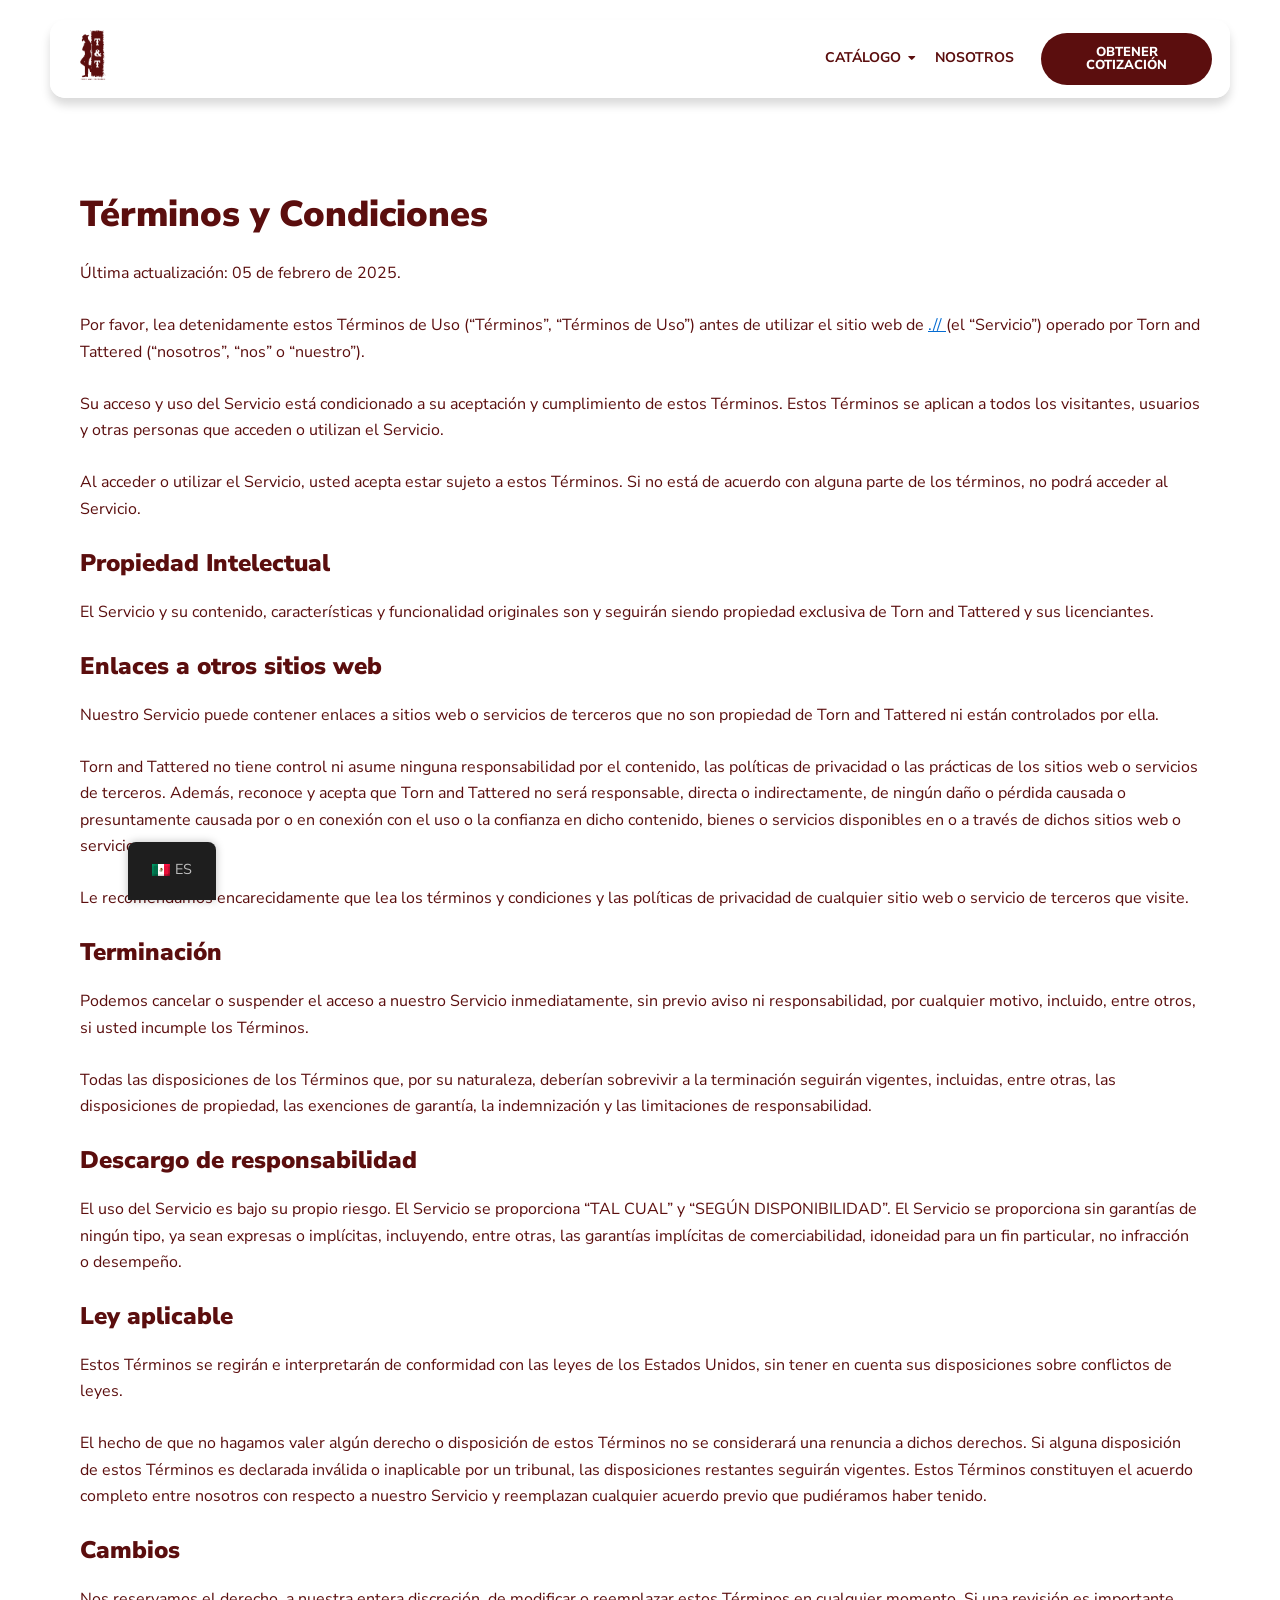
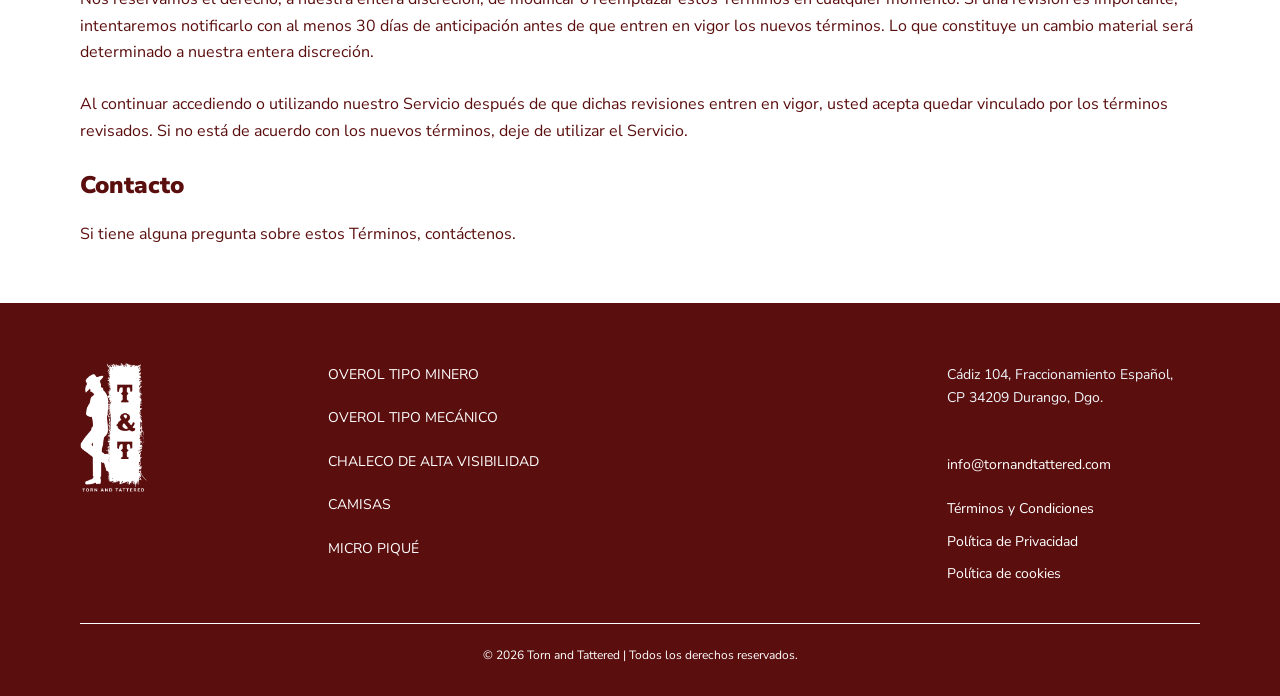
<file: es/terms-and-conditions.html>
﻿<!DOCTYPE html>
<html lang="es-MX">
<head><meta charset="UTF-8">
<script id="cookieyes" type="text/javascript" src="https://cdn-cookieyes.com/client_data/0b4a0026dcfcf3ad224d3742/script.js"></script>

<meta name="viewport" content="width=device-width, initial-scale=1">
	<meta name="robots" content="index, follow, max-image-preview:large, max-snippet:-1, max-video-preview:-1">

	<!-- This site is optimized with the Yoast SEO plugin v27.3 - https://yoast.com/product/yoast-seo-wordpress/ -->
	<title>Términos y Condiciones – Torn and Tattered</title>
	<link rel="canonical" href="../index.html">
	<meta property="og:locale" content="en_US">
	<meta property="og:type" content="article">
	<meta property="og:title" content="Términos y Condiciones - Torn and Tattered">
		<meta property="og:description" content="Términos y Condiciones de Torn and Tattered. Conozca las normas y condiciones que rigen el uso de nuestro sitio web y servicios.">
	<meta property="og:url" content="../index.html">
	<meta property="og:site_name" content="Torn and Tattered">
	<meta property="article:modified_time" content="2025-02-05T23:32:04+00:00">
	<meta property="og:image" content="../assets/images/OG_IMAGE.webp">
	<meta property="og:image:width" content="1920">
	<meta property="og:image:height" content="1080">
	<meta property="og:image:type" content="image/webp">
	<meta name="twitter:card" content="summary_large_image">
	<meta name="twitter:label1" content="Est. reading time">
	<meta name="twitter:data1" content="5 minutes">
	<script type="application/ld+json" class="yoast-schema-graph">{"@context":"https:\/\/schema.org","@graph":[{"@type":"WebPage","@id":"\/terms-and-conditions\/","url":"\/terms-and-conditions\/","name":"T\u00e9rminos y Condiciones - Torn and Tattered","isPartOf":{"@id":"\/#website"},"datePublished":"2025-02-05T23:05:39+00:00","dateModified":"2025-02-05T23:32:04+00:00","breadcrumb":{"@id":"\/terms-and-conditions\/#breadcrumb"},"inLanguage":"en-US","potentialAction":[{"@type":"ReadAction","target":["\/terms-and-conditions\/"]}]},{"@type":"BreadcrumbList","@id":"\/terms-and-conditions\/#breadcrumb","itemListElement":[{"@type":"ListItem","position":1,"name":"Portada","item":"\/"},{"@type":"ListItem","position":2,"name":"T\u00e9rminos y Condiciones"}]},{"@type":"WebSite","@id":"\/#website","url":"\/","name":"Torn and Tattered","description":"","publisher":{"@id":"\/#organization"},"potentialAction":[{"@type":"SearchAction","target":{"@type":"EntryPoint","urlTemplate":"\/?s={search_term_string}"},"query-input":{"@type":"PropertyValueSpecification","valueRequired":true,"valueName":"search_term_string"}}],"inLanguage":"en-US"},{"@type":"Organization","@id":"\/#organization","name":"Torn and Tattered","url":"\/","logo":{"@type":"ImageObject","inLanguage":"en-US","@id":"\/#\/schema\/logo\/image\/","url":"\/wp-content\/uploads\/2024\/11\/LOGO.png","contentUrl":"\/wp-content\/uploads\/2024\/11\/LOGO.png","width":71,"height":136,"caption":"Torn and Tattered"},"image":{"@id":"\/#\/schema\/logo\/image\/"}}]}</script>
	<link rel="alternate" hreflang="en-US" href="../index.html">
<link rel="alternate" hreflang="es-MX" href="./terms-and-conditions.html">
<link rel="alternate" hreflang="en" href="../index.html">
<link rel="alternate" hreflang="es" href="./terms-and-conditions.html">
<script>
    (function(h,o,t,j,a,r){
        h.hj=h.hj||function(){(h.hj.q=h.hj.q||[]).push(arguments)};
        h._hjSettings={hjid:5226902,hjsv:6};
        a=o.getElementsByTagName('head')[0];
        r=o.createElement('script');r.async=1;
        r.src=t+h._hjSettings.hjid+j+h._hjSettings.hjsv;
        a.appendChild(r);
    })(window,document,'https://static.hotjar.com/c/hotjar-','.js?sv=');
</script><link rel="icon" href="../assets/images/FAVICON-32x32.png" sizes="32x32">
<link rel="icon" href="../assets/images/FAVICON-192x192.png" sizes="192x192">
<link rel="apple-touch-icon" href="../assets/images/FAVICON-180x180.png">
<meta name="msapplication-TileImage" content="../assets/images/FAVICON-270x270.png">
<link rel="dns-prefetch" href="//fonts.googleapis.com">
<link href="https://fonts.googleapis.com/" rel="preconnect">
<link href="https://fonts.gstatic.com/" crossorigin="anonymous" rel="preconnect">
<link rel="stylesheet" id="astra-google-fonts-css" href="https://fonts.googleapis.com/css?family=Nunito+Sans%3A400%2C%2C900&amp;display=swap&amp;ver=4.12.6" media="all">
<link rel="stylesheet" id="site-main-css" href="../css/site.css" media="all">

<style>#content.site-content{padding-top:160px;}@media(max-width:767px){#content.site-content{padding-top:120px;}}</style>
</head>

<body itemtype="https://schema.org/WebPage" itemscope="itemscope" class="wp-singular page-template-default page page-id-763 wp-custom-logo wp-embed-responsive wp-theme-astra translatepress-es_MX ehf-header ehf-footer ehf-template-astra ehf-stylesheet-astra ast-desktop ast-page-builder-template ast-no-sidebar astra-4.12.6 ast-single-post ast-inherit-site-logo-transparent ast-hfb-header elementor-default elementor-kit-12 elementor-page elementor-page-763">

<a class="skip-link screen-reader-text" href="#content">
		Skip to content</a>

<div class="hfeed site" id="page">
			<header id="masthead" itemscope="itemscope" itemtype="https://schema.org/WPHeader">
			<p class="main-title bhf-hidden" itemprop="headline"><a href="./index.html" title="Torn and Tattered" rel="home">Torn and Tattered</a></p>
					
					<div data-elementor-type="wp-post" data-elementor-id="55" class="elementor elementor-55">
						<section class="elementor-section elementor-top-section elementor-element elementor-element-dd98217 elementor-section-full_width she-header-yes she-header-transparent-yes elementor-section-height-default elementor-section-height-default wpr-particle-no wpr-jarallax-no wpr-parallax-no wpr-sticky-section-no" data-id="dd98217" data-element_type="section" data-e-type="section" data-settings="{&quot;transparent&quot;:&quot;yes&quot;,&quot;scroll_distance&quot;:{&quot;unit&quot;:&quot;px&quot;,&quot;size&quot;:0,&quot;sizes&quot;:[]},&quot;transparent_header_show&quot;:&quot;yes&quot;,&quot;transparent_on&quot;:[&quot;desktop&quot;,&quot;tablet&quot;,&quot;mobile&quot;],&quot;scroll_distance_tablet&quot;:{&quot;unit&quot;:&quot;px&quot;,&quot;size&quot;:&quot;&quot;,&quot;sizes&quot;:[]},&quot;scroll_distance_mobile&quot;:{&quot;unit&quot;:&quot;px&quot;,&quot;size&quot;:&quot;&quot;,&quot;sizes&quot;:[]},&quot;she_offset_top&quot;:{&quot;unit&quot;:&quot;px&quot;,&quot;size&quot;:0,&quot;sizes&quot;:[]},&quot;she_offset_top_tablet&quot;:{&quot;unit&quot;:&quot;px&quot;,&quot;size&quot;:&quot;&quot;,&quot;sizes&quot;:[]},&quot;she_offset_top_mobile&quot;:{&quot;unit&quot;:&quot;px&quot;,&quot;size&quot;:&quot;&quot;,&quot;sizes&quot;:[]},&quot;she_width&quot;:{&quot;unit&quot;:&quot;%&quot;,&quot;size&quot;:100,&quot;sizes&quot;:[]},&quot;she_width_tablet&quot;:{&quot;unit&quot;:&quot;px&quot;,&quot;size&quot;:&quot;&quot;,&quot;sizes&quot;:[]},&quot;she_width_mobile&quot;:{&quot;unit&quot;:&quot;px&quot;,&quot;size&quot;:&quot;&quot;,&quot;sizes&quot;:[]},&quot;she_padding&quot;:{&quot;unit&quot;:&quot;px&quot;,&quot;top&quot;:0,&quot;right&quot;:&quot;&quot;,&quot;bottom&quot;:0,&quot;left&quot;:&quot;&quot;,&quot;isLinked&quot;:true},&quot;she_padding_tablet&quot;:{&quot;unit&quot;:&quot;px&quot;,&quot;top&quot;:&quot;&quot;,&quot;right&quot;:&quot;&quot;,&quot;bottom&quot;:&quot;&quot;,&quot;left&quot;:&quot;&quot;,&quot;isLinked&quot;:true},&quot;she_padding_mobile&quot;:{&quot;unit&quot;:&quot;px&quot;,&quot;top&quot;:&quot;&quot;,&quot;right&quot;:&quot;&quot;,&quot;bottom&quot;:&quot;&quot;,&quot;left&quot;:&quot;&quot;,&quot;isLinked&quot;:true}}">
						<div class="elementor-container elementor-column-gap-no">
					<div class="elementor-column elementor-col-100 elementor-top-column elementor-element elementor-element-a8b1272" data-id="a8b1272" data-element_type="column" data-e-type="column" data-settings="{&quot;background_background&quot;:&quot;classic&quot;}">
			<div class="elementor-widget-wrap elementor-element-populated">
						<section class="elementor-section elementor-inner-section elementor-element elementor-element-9b298c6 elementor-section-full_width elementor-section-height-default elementor-section-height-default wpr-particle-no wpr-jarallax-no wpr-parallax-no wpr-sticky-section-no" data-id="9b298c6" data-element_type="section" data-e-type="section">
						<div class="elementor-container elementor-column-gap-default">
					<div class="elementor-column elementor-col-33 elementor-inner-column elementor-element elementor-element-a786c35" data-id="a786c35" data-element_type="column" data-e-type="column">
			<div class="elementor-widget-wrap elementor-element-populated">
						<div class="elementor-element elementor-element-5f20aef elementor-widget elementor-widget-site-logo" data-id="5f20aef" data-element_type="widget" data-e-type="widget" data-settings="{&quot;align&quot;:&quot;left&quot;,&quot;width&quot;:{&quot;unit&quot;:&quot;%&quot;,&quot;size&quot;:&quot;&quot;,&quot;sizes&quot;:[]},&quot;width_tablet&quot;:{&quot;unit&quot;:&quot;%&quot;,&quot;size&quot;:&quot;&quot;,&quot;sizes&quot;:[]},&quot;width_mobile&quot;:{&quot;unit&quot;:&quot;%&quot;,&quot;size&quot;:&quot;&quot;,&quot;sizes&quot;:[]},&quot;space&quot;:{&quot;unit&quot;:&quot;%&quot;,&quot;size&quot;:&quot;&quot;,&quot;sizes&quot;:[]},&quot;space_tablet&quot;:{&quot;unit&quot;:&quot;%&quot;,&quot;size&quot;:&quot;&quot;,&quot;sizes&quot;:[]},&quot;space_mobile&quot;:{&quot;unit&quot;:&quot;%&quot;,&quot;size&quot;:&quot;&quot;,&quot;sizes&quot;:[]},&quot;image_border_radius&quot;:{&quot;unit&quot;:&quot;px&quot;,&quot;top&quot;:&quot;&quot;,&quot;right&quot;:&quot;&quot;,&quot;bottom&quot;:&quot;&quot;,&quot;left&quot;:&quot;&quot;,&quot;isLinked&quot;:true},&quot;image_border_radius_tablet&quot;:{&quot;unit&quot;:&quot;px&quot;,&quot;top&quot;:&quot;&quot;,&quot;right&quot;:&quot;&quot;,&quot;bottom&quot;:&quot;&quot;,&quot;left&quot;:&quot;&quot;,&quot;isLinked&quot;:true},&quot;image_border_radius_mobile&quot;:{&quot;unit&quot;:&quot;px&quot;,&quot;top&quot;:&quot;&quot;,&quot;right&quot;:&quot;&quot;,&quot;bottom&quot;:&quot;&quot;,&quot;left&quot;:&quot;&quot;,&quot;isLinked&quot;:true},&quot;caption_padding&quot;:{&quot;unit&quot;:&quot;px&quot;,&quot;top&quot;:&quot;&quot;,&quot;right&quot;:&quot;&quot;,&quot;bottom&quot;:&quot;&quot;,&quot;left&quot;:&quot;&quot;,&quot;isLinked&quot;:true},&quot;caption_padding_tablet&quot;:{&quot;unit&quot;:&quot;px&quot;,&quot;top&quot;:&quot;&quot;,&quot;right&quot;:&quot;&quot;,&quot;bottom&quot;:&quot;&quot;,&quot;left&quot;:&quot;&quot;,&quot;isLinked&quot;:true},&quot;caption_padding_mobile&quot;:{&quot;unit&quot;:&quot;px&quot;,&quot;top&quot;:&quot;&quot;,&quot;right&quot;:&quot;&quot;,&quot;bottom&quot;:&quot;&quot;,&quot;left&quot;:&quot;&quot;,&quot;isLinked&quot;:true},&quot;caption_space&quot;:{&quot;unit&quot;:&quot;px&quot;,&quot;size&quot;:0,&quot;sizes&quot;:[]},&quot;caption_space_tablet&quot;:{&quot;unit&quot;:&quot;px&quot;,&quot;size&quot;:&quot;&quot;,&quot;sizes&quot;:[]},&quot;caption_space_mobile&quot;:{&quot;unit&quot;:&quot;px&quot;,&quot;size&quot;:&quot;&quot;,&quot;sizes&quot;:[]}}" data-widget_type="site-logo.default">
				<div class="elementor-widget-container">
							<div class="hfe-site-logo">
													<a data-elementor-open-lightbox="" class="elementor-clickable" href="./index.html">
							<div class="hfe-site-logo-set">           
				<div class="hfe-site-logo-container">
									<img class="hfe-site-logo-img elementor-animation-" src="../assets/images/LOGO.png" alt="default-logo">
				</div>
			</div>
							</a>
						</div>  
							</div>
				</div>
					</div>
		</div>
				<div class="elementor-column elementor-col-33 elementor-inner-column elementor-element elementor-element-d90dd6a" data-id="d90dd6a" data-element_type="column" data-e-type="column">
			<div class="elementor-widget-wrap elementor-element-populated">
						<div class="elementor-element elementor-element-b91d23b wpr-main-menu-align-right wpr-main-menu-align--tabletright wpr-main-menu-align--mobileright wpr-pointer-underline wpr-pointer-line-fx wpr-pointer-fx-fade wpr-sub-icon-caret-down wpr-sub-menu-fx-fade wpr-nav-menu-bp-mobile wpr-mobile-menu-full-width wpr-mobile-menu-item-align-center wpr-mobile-toggle-v1 wpr-sub-divider-yes wpr-mobile-divider-yes elementor-widget elementor-widget-wpr-nav-menu" data-id="b91d23b" data-element_type="widget" data-e-type="widget" data-settings="{&quot;menu_layout&quot;:&quot;horizontal&quot;}" data-widget_type="wpr-nav-menu.default">
				<div class="elementor-widget-container">
					<nav class="wpr-nav-menu-container wpr-nav-menu-horizontal" data-trigger="hover" data-consider-header="" data-scroll-speed="500"><ul id="menu-1-b91d23b" class="wpr-nav-menu"><li class="menu-item menu-item-type-custom menu-item-object-custom menu-item-has-children menu-item-417"><a aria-haspopup="true" aria-expanded="false" href="#" class="wpr-menu-item wpr-pointer-item">CATÁLOGO<i class="wpr-sub-icon fas" aria-hidden="true"></i></a>
<ul class="sub-menu wpr-sub-menu">
	<li class="menu-item menu-item-type-custom menu-item-object-custom menu-item-home menu-item-423"><a href="./index.html#miningoverall" class="wpr-sub-menu-item menu-link">Overol Tipo Minero</a></li>
	<li class="menu-item menu-item-type-custom menu-item-object-custom menu-item-home menu-item-424"><a href="./index.html#mechanical" class="wpr-sub-menu-item menu-link">Overol Tipo Mecánico</a></li>
	<li class="menu-item menu-item-type-custom menu-item-object-custom menu-item-home menu-item-425"><a href="./index.html#high" class="wpr-sub-menu-item menu-link">Chaleco de Alta Visibilidad</a></li>
	<li class="menu-item menu-item-type-custom menu-item-object-custom menu-item-home menu-item-426"><a href="./index.html#shirts" class="wpr-sub-menu-item menu-link">Camisas</a></li>
	<li class="menu-item menu-item-type-custom menu-item-object-custom menu-item-home menu-item-430"><a href="./index.html#pique" class="wpr-sub-menu-item menu-link">Micro Piqué</a></li>
</ul>
</li>
<li class="menu-item menu-item-type-custom menu-item-object-custom menu-item-home menu-item-418"><a href="./index.html#about" class="wpr-menu-item wpr-pointer-item menu-link">NOSOTROS</a></li>
</ul></nav><nav class="wpr-mobile-nav-menu-container"><div class="wpr-mobile-toggle-wrap"><div class="wpr-mobile-toggle"><span class="wpr-mobile-toggle-line"></span><span class="wpr-mobile-toggle-line"></span><span class="wpr-mobile-toggle-line"></span></div></div><ul id="mobile-menu-2-b91d23b" class="wpr-mobile-nav-menu"><li class="menu-item menu-item-type-custom menu-item-object-custom menu-item-has-children menu-item-417"><a aria-expanded="false" href="#" class="wpr-mobile-menu-item menu-link">CATÁLOGO<span role="button" class="dropdown-menu-toggle ast-header-navigation-arrow" tabindex="0" aria-expanded="false" aria-label="Menu Toggle" aria-haspopup="true"></span></a>
<ul class="sub-menu wpr-sub-menu">
	<li class="menu-item menu-item-type-custom menu-item-object-custom menu-item-home menu-item-423"><a href="./index.html#miningoverall" class="wpr-mobile-sub-menu-item menu-link">Overol Tipo Minero</a></li>
	<li class="menu-item menu-item-type-custom menu-item-object-custom menu-item-home menu-item-424"><a href="./index.html#mechanical" class="wpr-mobile-sub-menu-item menu-link">Overol Tipo Mecánico</a></li>
	<li class="menu-item menu-item-type-custom menu-item-object-custom menu-item-home menu-item-425"><a href="./index.html#high" class="wpr-mobile-sub-menu-item menu-link">Chaleco de Alta Visibilidad</a></li>
	<li class="menu-item menu-item-type-custom menu-item-object-custom menu-item-home menu-item-426"><a href="./index.html#shirts" class="wpr-mobile-sub-menu-item menu-link">Camisas</a></li>
	<li class="menu-item menu-item-type-custom menu-item-object-custom menu-item-home menu-item-430"><a href="./index.html#pique" class="wpr-mobile-sub-menu-item menu-link">Micro Piqué</a></li>
</ul>
</li>
<li class="menu-item menu-item-type-custom menu-item-object-custom menu-item-home menu-item-418"><a href="./index.html#about" class="wpr-mobile-menu-item menu-link">NOSOTROS</a></li>
</ul></nav>				</div>
				</div>
					</div>
		</div>
				<div class="elementor-column elementor-col-33 elementor-inner-column elementor-element elementor-element-59165d9" data-id="59165d9" data-element_type="column" data-e-type="column">
			<div class="elementor-widget-wrap elementor-element-populated">
						<div class="elementor-element elementor-element-10b98bd elementor-align-justify elementor-widget elementor-widget-button" data-id="10b98bd" data-element_type="widget" data-e-type="widget" data-widget_type="button.default">
				<div class="elementor-widget-container">
									<div class="elementor-button-wrapper">
					<a class="elementor-button elementor-button-link elementor-size-sm elementor-animation-shrink" href="./index.html#contact">
						<span class="elementor-button-content-wrapper">
									<span class="elementor-button-text">OBTENER COTIZACIÓN</span>
					</span>
					</a>
				</div>
								</div>
				</div>
					</div>
		</div>
					</div>
		</section>
					</div>
		</div>
					</div>
		</section>
				</div>
				</header>

		<div id="content" class="site-content">
		<div class="ast-container">
		

	<div id="primary" class="content-area primary">

		
					<main id="main" class="site-main">
				<article class="post-763 page type-page status-publish ast-article-single" id="post-763" itemtype="https://schema.org/CreativeWork" itemscope="itemscope">
	
				<header class="entry-header ast-no-thumbnail ast-no-title ast-header-without-markup">
							</header> <!-- .entry-header -->
		
<div class="entry-content clear" itemprop="text">

	
			<div data-elementor-type="wp-page" data-elementor-id="763" class="elementor elementor-763">
						<section class="elementor-section elementor-top-section elementor-element elementor-element-1bdf3ef elementor-section-boxed elementor-section-height-default elementor-section-height-default wpr-particle-no wpr-jarallax-no wpr-parallax-no wpr-sticky-section-no" data-id="1bdf3ef" data-element_type="section" data-e-type="section">
						<div class="elementor-container elementor-column-gap-default">
					<div class="elementor-column elementor-col-100 elementor-top-column elementor-element elementor-element-542c5d8" data-id="542c5d8" data-element_type="column" data-e-type="column">
			<div class="elementor-widget-wrap elementor-element-populated">
						<div class="elementor-element elementor-element-dae677f elementor-widget elementor-widget-spacer" data-id="dae677f" data-element_type="widget" data-e-type="widget" data-widget_type="spacer.default">
				<div class="elementor-widget-container">
							<div class="elementor-spacer">
			<div class="elementor-spacer-inner"></div>
		</div>
						</div>
				</div>
				<div class="elementor-element elementor-element-c6910e2 elementor-widget elementor-widget-text-editor" data-id="c6910e2" data-element_type="widget" data-e-type="widget" data-widget_type="text-editor.default">
				<div class="elementor-widget-container">
									<div class="elementor-element elementor-element-4c95fad exad-sticky-section-no exad-glass-effect-no elementor-widget elementor-widget-heading" data-id="4c95fad" data-element_type="widget" data-widget_type="heading.default"><div class="elementor-widget-container"><h1 class="elementor-heading-title elementor-size-default"><strong>Términos y Condiciones</strong></h1></div></div><div class="elementor-element elementor-element-1f96029 exad-sticky-section-no exad-glass-effect-no elementor-widget elementor-widget-text-editor" data-id="1f96029" data-element_type="widget" data-widget_type="text-editor.default"><div class="elementor-widget-container"><p>Última actualización: 05 de febrero de 2025.</p><p>Por favor, lea detenidamente estos Términos de Uso (“Términos”, “Términos de Uso”) antes de utilizar el sitio web de <a href="./index.html">.// </a>(el “Servicio”) operado por Torn and Tattered (“nosotros”, “nos” o “nuestro”).</p><p>Su acceso y uso del Servicio está condicionado a su aceptación y cumplimiento de estos Términos. Estos Términos se aplican a todos los visitantes, usuarios y otras personas que acceden o utilizan el Servicio.</p><p>Al acceder o utilizar el Servicio, usted acepta estar sujeto a estos Términos. Si no está de acuerdo con alguna parte de los términos, no podrá acceder al Servicio.</p><h3>Propiedad Intelectual</h3><p>El Servicio y su contenido, características y funcionalidad originales son y seguirán siendo propiedad exclusiva de Torn and Tattered y sus licenciantes.</p><h3>Enlaces a otros sitios web</h3><p>Nuestro Servicio puede contener enlaces a sitios web o servicios de terceros que no son propiedad de Torn and Tattered ni están controlados por ella.</p><p>Torn and Tattered no tiene control ni asume ninguna responsabilidad por el contenido, las políticas de privacidad o las prácticas de los sitios web o servicios de terceros. Además, reconoce y acepta que Torn and Tattered no será responsable, directa o indirectamente, de ningún daño o pérdida causada o presuntamente causada por o en conexión con el uso o la confianza en dicho contenido, bienes o servicios disponibles en o a través de dichos sitios web o servicios.</p><p>Le recomendamos encarecidamente que lea los términos y condiciones y las políticas de privacidad de cualquier sitio web o servicio de terceros que visite.</p><h3>Terminación</h3><p>Podemos cancelar o suspender el acceso a nuestro Servicio inmediatamente, sin previo aviso ni responsabilidad, por cualquier motivo, incluido, entre otros, si usted incumple los Términos.</p><p>Todas las disposiciones de los Términos que, por su naturaleza, deberían sobrevivir a la terminación seguirán vigentes, incluidas, entre otras, las disposiciones de propiedad, las exenciones de garantía, la indemnización y las limitaciones de responsabilidad.</p><h3>Descargo de responsabilidad</h3><p>El uso del Servicio es bajo su propio riesgo. El Servicio se proporciona “TAL CUAL” y “SEGÚN DISPONIBILIDAD”. El Servicio se proporciona sin garantías de ningún tipo, ya sean expresas o implícitas, incluyendo, entre otras, las garantías implícitas de comerciabilidad, idoneidad para un fin particular, no infracción o desempeño.</p><h3>Ley aplicable</h3><p>Estos Términos se regirán e interpretarán de conformidad con las leyes de los Estados Unidos, sin tener en cuenta sus disposiciones sobre conflictos de leyes.</p><p>El hecho de que no hagamos valer algún derecho o disposición de estos Términos no se considerará una renuncia a dichos derechos. Si alguna disposición de estos Términos es declarada inválida o inaplicable por un tribunal, las disposiciones restantes seguirán vigentes. Estos Términos constituyen el acuerdo completo entre nosotros con respecto a nuestro Servicio y reemplazan cualquier acuerdo previo que pudiéramos haber tenido.</p><h3>Cambios</h3><p>Nos reservamos el derecho, a nuestra entera discreción, de modificar o reemplazar estos Términos en cualquier momento. Si una revisión es importante, intentaremos notificarlo con al menos 30 días de anticipación antes de que entren en vigor los nuevos términos. Lo que constituye un cambio material será determinado a nuestra entera discreción.</p><p>Al continuar accediendo o utilizando nuestro Servicio después de que dichas revisiones entren en vigor, usted acepta quedar vinculado por los términos revisados. Si no está de acuerdo con los nuevos términos, deje de utilizar el Servicio.</p><h3>Contacto</h3><p>Si tiene alguna pregunta sobre estos Términos, contáctenos.</p></div></div>								</div>
				</div>
					</div>
		</div>
					</div>
		</section>
				<section class="elementor-section elementor-top-section elementor-element elementor-element-6707282 elementor-section-boxed elementor-section-height-default elementor-section-height-default wpr-particle-no wpr-jarallax-no wpr-parallax-no wpr-sticky-section-no" data-id="6707282" data-element_type="section" data-e-type="section">
						<div class="elementor-container elementor-column-gap-default">
					<div class="elementor-column elementor-col-100 elementor-top-column elementor-element elementor-element-696324f" data-id="696324f" data-element_type="column" data-e-type="column">
			<div class="elementor-widget-wrap elementor-element-populated">
						<div class="elementor-element elementor-element-a690f3d elementor-widget elementor-widget-spacer" data-id="a690f3d" data-element_type="widget" data-e-type="widget" data-widget_type="spacer.default">
				<div class="elementor-widget-container">
							<div class="elementor-spacer">
			<div class="elementor-spacer-inner"></div>
		</div>
						</div>
				</div>
					</div>
		</div>
					</div>
		</section>
				</div>
		
	
	
</div><!-- .entry-content .clear -->

	
	
</article><!-- #post-## -->

			</main><!-- #main -->
			
		
	</div><!-- #primary -->


	</div> <!-- ast-container -->
	</div><!-- #content -->
		<footer itemtype="https://schema.org/WPFooter" itemscope="itemscope" id="colophon" role="contentinfo">
			<div class="footer-width-fixer">		<div data-elementor-type="wp-post" data-elementor-id="443" class="elementor elementor-443">
						<section class="elementor-section elementor-top-section elementor-element elementor-element-5d41ca9 elementor-section-full_width elementor-section-height-default elementor-section-height-default wpr-particle-no wpr-jarallax-no wpr-parallax-no wpr-sticky-section-no" data-id="5d41ca9" data-element_type="section" data-e-type="section" data-settings="{&quot;background_background&quot;:&quot;classic&quot;}">
						<div class="elementor-container elementor-column-gap-no">
					<div class="elementor-column elementor-col-100 elementor-top-column elementor-element elementor-element-69d95e7" data-id="69d95e7" data-element_type="column" data-e-type="column">
			<div class="elementor-widget-wrap elementor-element-populated">
						<section class="elementor-section elementor-inner-section elementor-element elementor-element-3d22904 elementor-section-boxed elementor-section-height-default elementor-section-height-default wpr-particle-no wpr-jarallax-no wpr-parallax-no wpr-sticky-section-no" data-id="3d22904" data-element_type="section" data-e-type="section">
						<div class="elementor-container elementor-column-gap-default">
					<div class="elementor-column elementor-col-33 elementor-inner-column elementor-element elementor-element-a846a0f" data-id="a846a0f" data-element_type="column" data-e-type="column">
			<div class="elementor-widget-wrap elementor-element-populated">
						<div class="elementor-element elementor-element-2b32433 elementor-widget elementor-widget-image" data-id="2b32433" data-element_type="widget" data-e-type="widget" data-widget_type="image.default">
				<div class="elementor-widget-container">
																<a href="./index.html">
							<img width="112" height="216" src="../assets/images/LOGO_FOOTER.png" class="attachment-full size-full wp-image-458" alt="">								</a>
															</div>
				</div>
					</div>
		</div>
				<div class="elementor-column elementor-col-33 elementor-inner-column elementor-element elementor-element-f81d60d" data-id="f81d60d" data-element_type="column" data-e-type="column">
			<div class="elementor-widget-wrap elementor-element-populated">
						<div class="elementor-element elementor-element-cfb336f elementor-widget elementor-widget-text-editor" data-id="cfb336f" data-element_type="widget" data-e-type="widget" data-widget_type="text-editor.default">
				<div class="elementor-widget-container">
									<p><span style="color: #ffffff;"><a style="color: #ffffff;" href="./index.html#miningoverall">OVEROL TIPO MINERO</a></span></p>								</div>
				</div>
				<div class="elementor-element elementor-element-dc7da20 elementor-widget elementor-widget-text-editor" data-id="dc7da20" data-element_type="widget" data-e-type="widget" data-widget_type="text-editor.default">
				<div class="elementor-widget-container">
									<p><span style="color: #ffffff;"><a style="color: #ffffff;" href="./index.html#mechanical">OVEROL TIPO MECÁNICO</a></span></p>								</div>
				</div>
				<div class="elementor-element elementor-element-765e6a8 elementor-widget elementor-widget-text-editor" data-id="765e6a8" data-element_type="widget" data-e-type="widget" data-widget_type="text-editor.default">
				<div class="elementor-widget-container">
									<p><span style="color: #ffffff;"><a style="color: #ffffff;" href="./index.html#high">CHALECO DE ALTA VISIBILIDAD</a></span></p>								</div>
				</div>
				<div class="elementor-element elementor-element-1778407 elementor-widget elementor-widget-text-editor" data-id="1778407" data-element_type="widget" data-e-type="widget" data-widget_type="text-editor.default">
				<div class="elementor-widget-container">
									<p><span style="color: #ffffff;"><a style="color: #ffffff;" href="./index.html#shirts"><span style="color: #ffffff;">CAMISAS</span></a></span></p>								</div>
				</div>
				<div class="elementor-element elementor-element-bf7129c elementor-widget elementor-widget-text-editor" data-id="bf7129c" data-element_type="widget" data-e-type="widget" data-widget_type="text-editor.default">
				<div class="elementor-widget-container">
									<p><a href="./index.html#pique"><span style="color: #ffffff;">MICRO PIQUÉ</span></a></p>								</div>
				</div>
					</div>
		</div>
				<div class="elementor-column elementor-col-33 elementor-inner-column elementor-element elementor-element-934a789" data-id="934a789" data-element_type="column" data-e-type="column">
			<div class="elementor-widget-wrap elementor-element-populated">
						<div class="elementor-element elementor-element-269acc0 elementor-widget elementor-widget-text-editor" data-id="269acc0" data-element_type="widget" data-e-type="widget" data-widget_type="text-editor.default">
				<div class="elementor-widget-container">
									<p>Cádiz 104, Fraccionamiento Español,<br>
											CP 34209 Durango, Dgo.</p>								</div>
				</div>
				<div class="elementor-element elementor-element-2ad83dc elementor-widget elementor-widget-text-editor" data-id="2ad83dc" data-element_type="widget" data-e-type="widget" data-widget_type="text-editor.default">
				<div class="elementor-widget-container">
									<p><span style="color: #ffffff;"><a style="color: #ffffff;" href="mailto:info@tornandtattered.com">info@tornandtattered.com</a></span></p>								</div>
				</div>
				<div class="elementor-element elementor-element-bf0ef90 elementor-widget-mobile__width-inherit elementor-widget elementor-widget-text-editor" data-id="bf0ef90" data-element_type="widget" data-e-type="widget" data-widget_type="text-editor.default">
				<div class="elementor-widget-container">
									<p><a href="./terms-and-conditions.html"><span style="color: #ffffff;">Términos y Condiciones</span></a></p>								</div>
				</div>
				<div class="elementor-element elementor-element-4f7f7ae elementor-widget-mobile__width-inherit elementor-widget elementor-widget-text-editor" data-id="4f7f7ae" data-element_type="widget" data-e-type="widget" data-widget_type="text-editor.default">
				<div class="elementor-widget-container">
									<p><a href="./privacy-policy.html"><span style="color: #ffffff;">Política de Privacidad</span></a></p>								</div>
				</div>
				<div class="elementor-element elementor-element-4c400e3 elementor-widget elementor-widget-text-editor" data-id="4c400e3" data-element_type="widget" data-e-type="widget" data-widget_type="text-editor.default">
				<div class="elementor-widget-container">
									<p><a href="./cookie-policy.html"><span style="color: #ffffff;">Política de cookies</span></a></p>								</div>
				</div>
					</div>
		</div>
					</div>
		</section>
				<section class="elementor-section elementor-inner-section elementor-element elementor-element-3c86f87 elementor-section-boxed elementor-section-height-default elementor-section-height-default wpr-particle-no wpr-jarallax-no wpr-parallax-no wpr-sticky-section-no" data-id="3c86f87" data-element_type="section" data-e-type="section">
						<div class="elementor-container elementor-column-gap-default">
					<div class="elementor-column elementor-col-100 elementor-inner-column elementor-element elementor-element-c9ca5cf" data-id="c9ca5cf" data-element_type="column" data-e-type="column">
			<div class="elementor-widget-wrap elementor-element-populated">
						<div class="elementor-element elementor-element-187cc28 elementor-hidden-mobile elementor-widget-divider--view-line elementor-widget elementor-widget-divider" data-id="187cc28" data-element_type="widget" data-e-type="widget" data-widget_type="divider.default">
				<div class="elementor-widget-container">
							<div class="elementor-divider">
			<span class="elementor-divider-separator">
						</span>
		</div>
						</div>
				</div>
				<div class="elementor-element elementor-element-c7fa758 elementor-widget elementor-widget-copyright" data-id="c7fa758" data-element_type="widget" data-e-type="widget" data-settings="{&quot;align&quot;:&quot;center&quot;}" data-widget_type="copyright.default">
				<div class="elementor-widget-container">
							<div class="hfe-copyright-wrapper">
							<span>© 2026 Torn and Tattered | Todos los derechos reservados.</span>
					</div>
						</div>
				</div>
					</div>
		</div>
					</div>
		</section>
					</div>
		</div>
					</div>
		</section>
				</div>
		</div>		</footer>
		</div><!-- #page -->
<template id="tp-language" data-tp-language="es_MX"></template><div id="trp-floater-ls" onclick="" data-no-translation class="trp-language-switcher-container trp-floater-ls-codes trp-bottom-left trp-color-dark flags-short-names">
            <div id="trp-floater-ls-current-language" class="trp-with-flags">

                <a href="./terms-and-conditions.html" class="trp-floater-ls-disabled-language trp-ls-disabled-language" onclick="event.preventDefault()">
                                        <img class="trp-flag-image" src="../assets/images/flags/es_MX.png" width="18" height="12" alt="es_MX" title="Spanish">ES </a>

            </div>
            <div id="trp-floater-ls-language-list" class="trp-with-flags">

                <div class="trp-language-wrap trp-language-wrap-bottom">                    <a href="../terms-and-conditions.html" title="English">
                                                          <img class="trp-flag-image" src="../assets/images/flags/en_US.png" width="18" height="12" alt="en_US" title="English">EN                                                </a>
                <a href="#" class="trp-floater-ls-disabled-language trp-ls-disabled-language" onclick="event.preventDefault()"><img class="trp-flag-image" src="../assets/images/flags/es_MX.png" width="18" height="12" alt="es_MX" title="Spanish">ES</a></div>            </div>
        </div>

    </div>            </div>
        </div>

    
<div id="ast-scroll-top" tabindex="0" class="ast-scroll-top-icon ast-scroll-to-top-right" data-on-devices="both">
	<span class="ast-icon icon-arrow"><svg class="ast-arrow-svg" xmlns="http://www.w3.org/2000/svg" xmlns:xlink="http://www.w3.org/1999/xlink" version="1.1" x="0px" y="0px" width="26px" height="16.043px" viewbox="57 35.171 26 16.043" enable-background="new 57 35.171 26 16.043" xml:space="preserve">
                <path d="M57.5,38.193l12.5,12.5l12.5-12.5l-2.5-2.5l-10,10l-10-10L57.5,38.193z"></path>
                </svg></span>	<span class="screen-reader-text">Volver arriba</span>
</div>

<script src="../js/site.js" defer></script>
</body>
</html>
</file>
